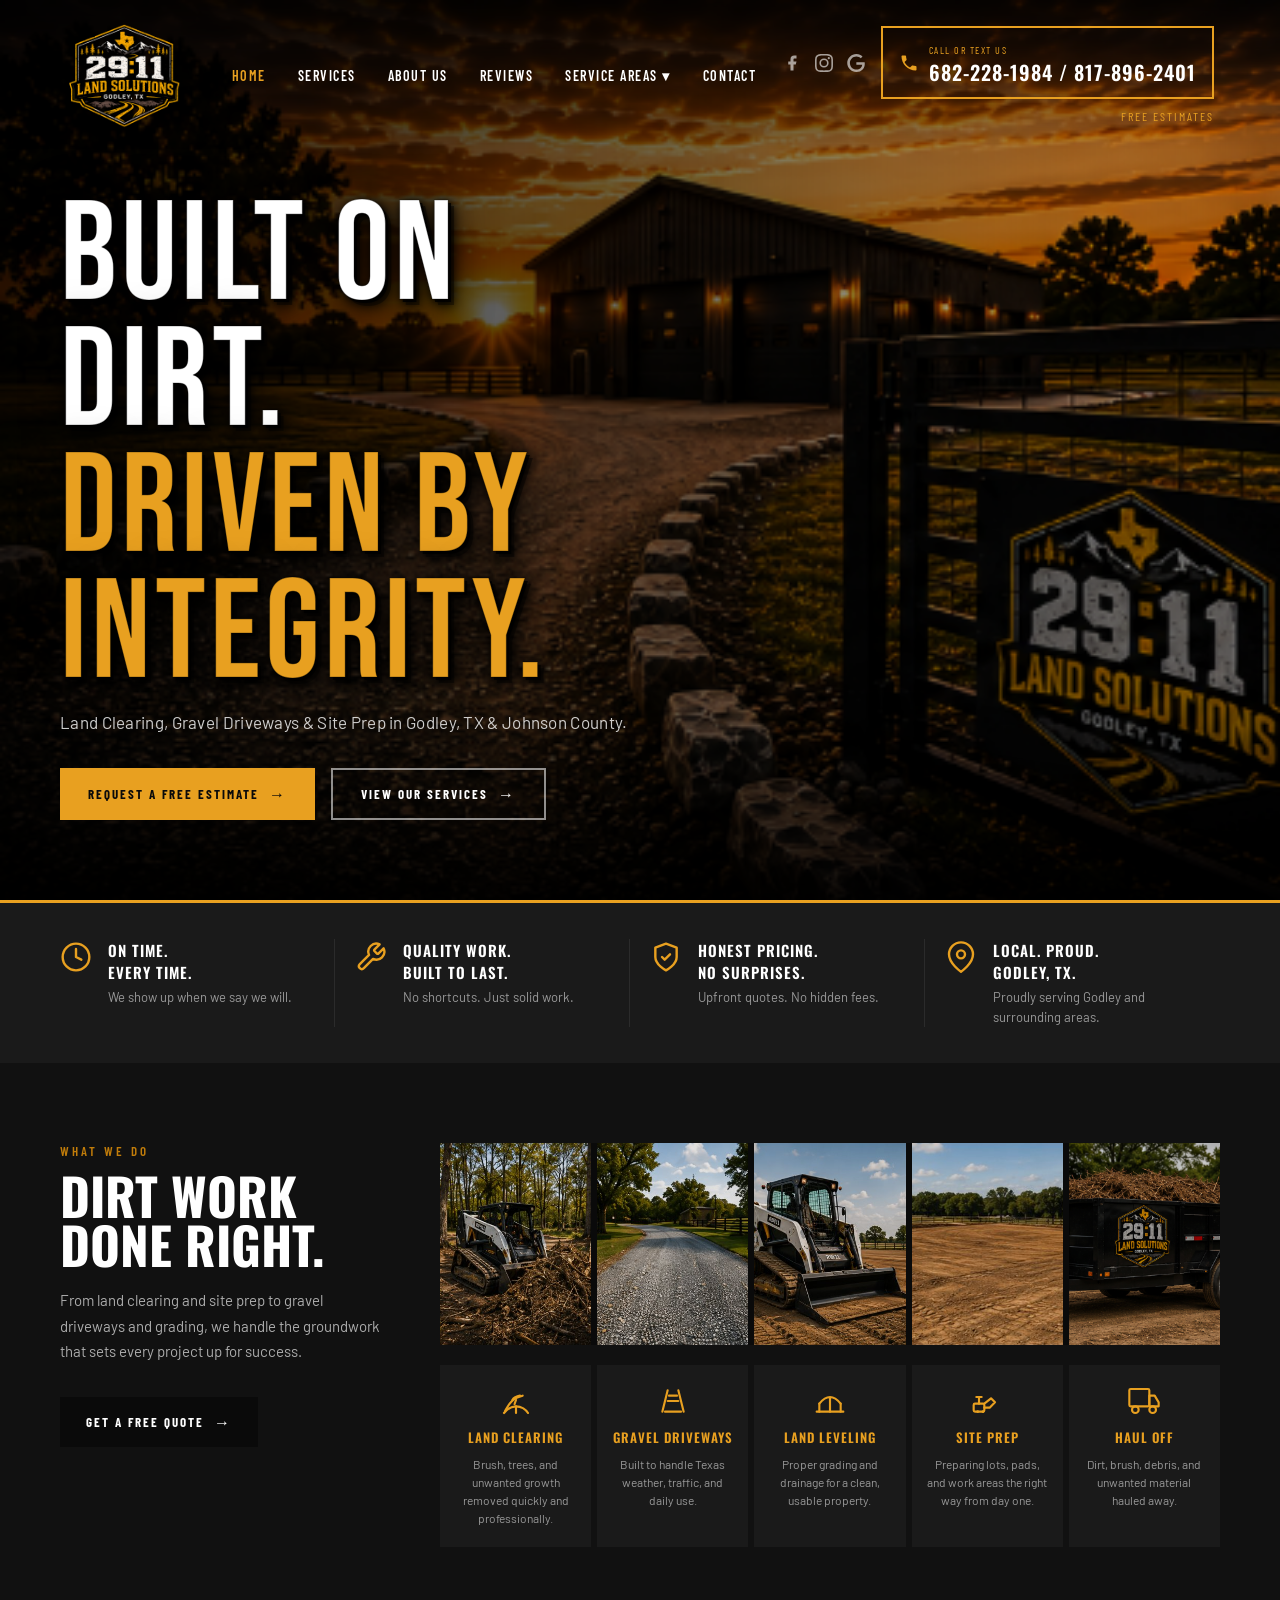
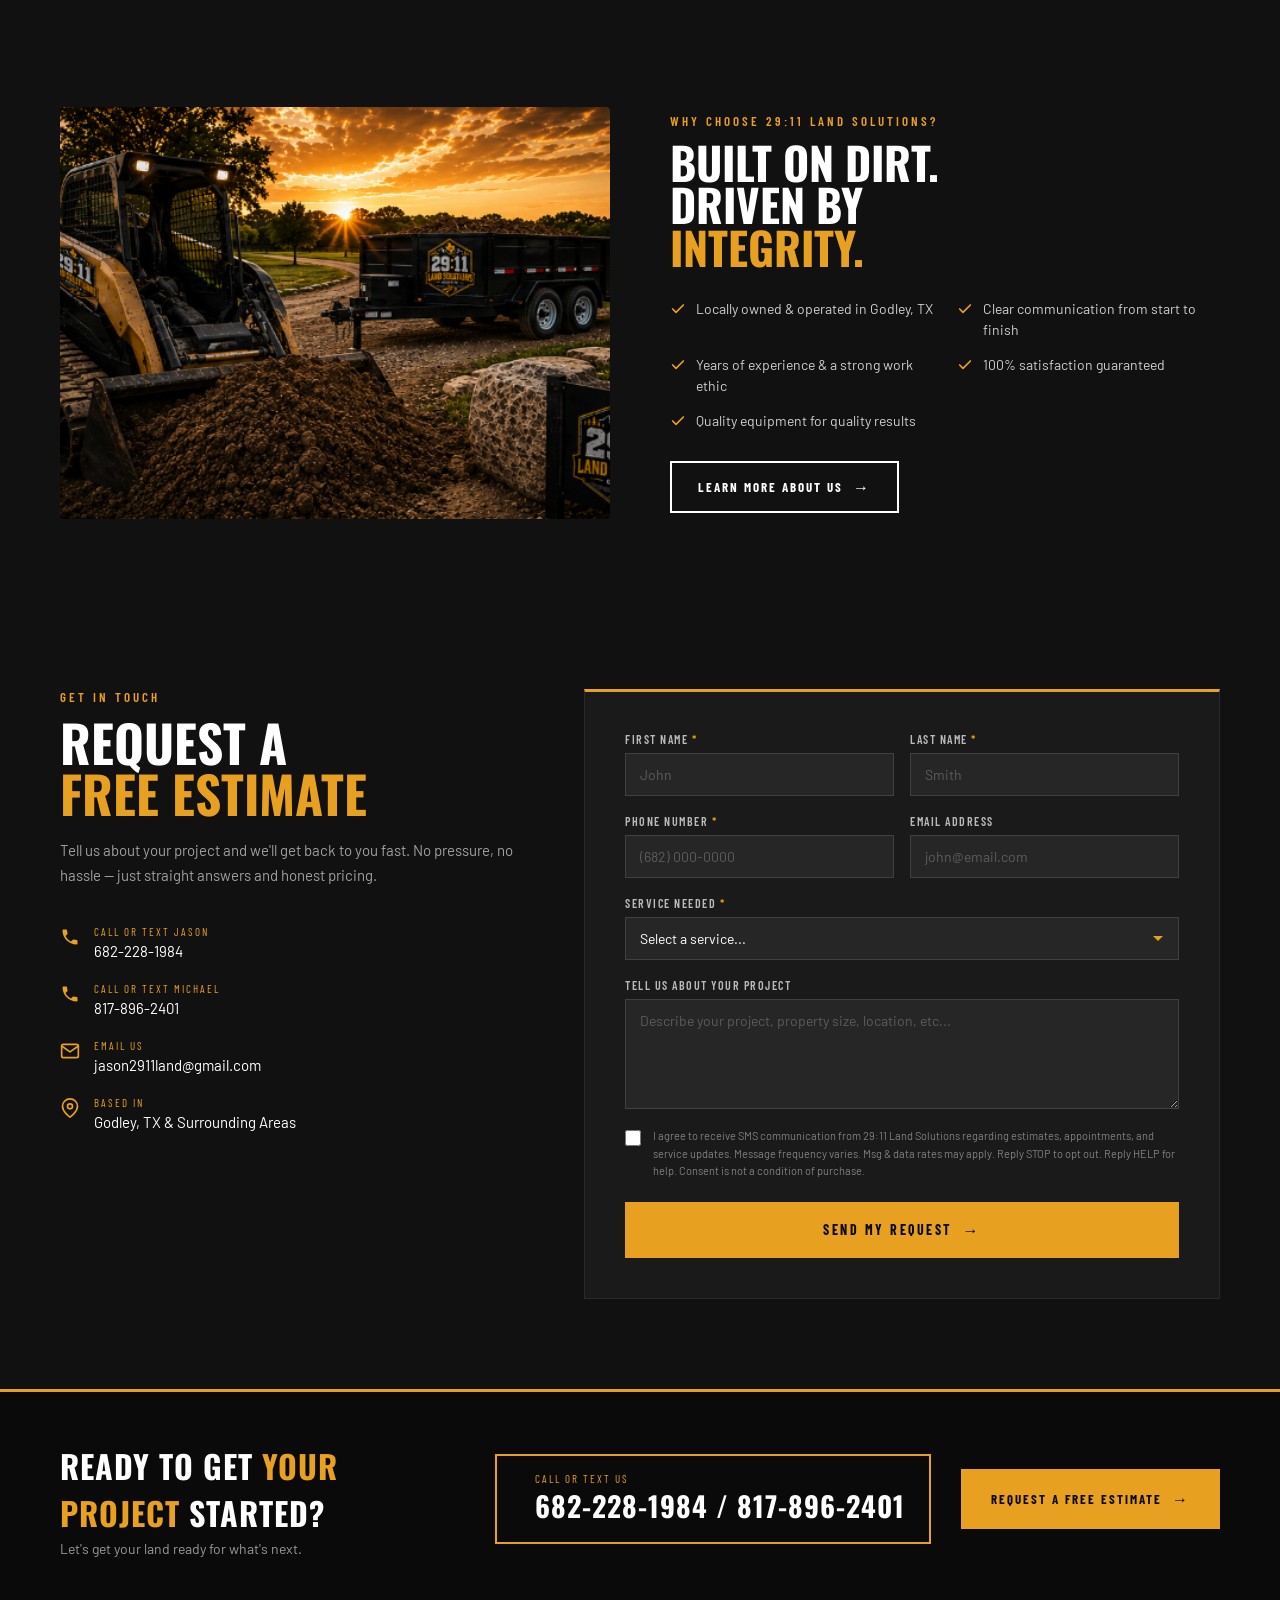
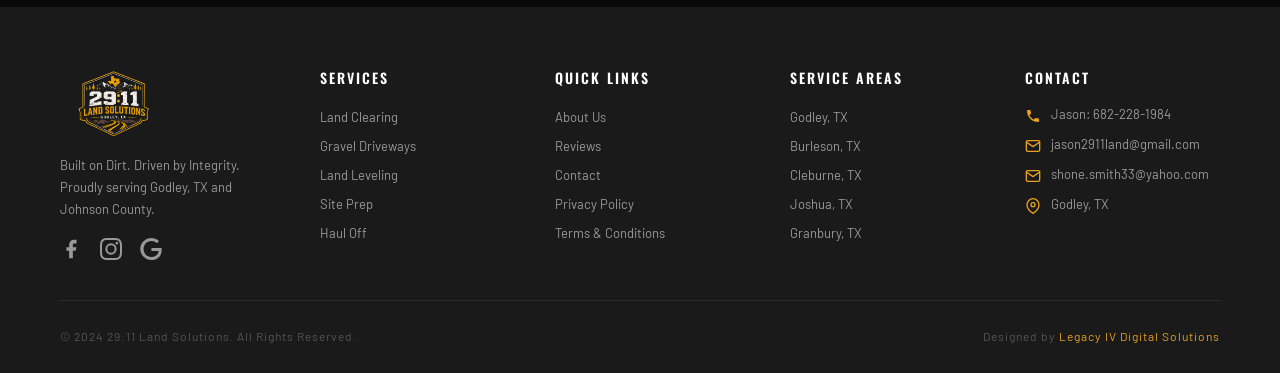
<file: index.html>
<!DOCTYPE html>
<html lang="en">
<head>
  <meta charset="UTF-8" />
  <meta name="viewport" content="width=device-width, initial-scale=1.0"/>
  <title>29:11 Land Solutions – Built on Dirt. Driven by Integrity. | Godley, TX</title>
  <meta name="description" content="Built on Dirt. Driven by Integrity. 29:11 Land Solutions delivers honest land clearing, gravel driveways, site prep and more across Godley, TX and Johnson County.">
  <link rel="preconnect" href="https://fonts.googleapis.com">
  <link rel="preconnect" href="https://fonts.gstatic.com" crossorigin>
  <link href="https://fonts.googleapis.com/css2?family=Bebas+Neue&family=Oswald:wght@400;500;600;700&family=Barlow:wght@400;500;600&family=Barlow+Condensed:wght@600;700&display=swap" rel="stylesheet">
  <link rel="stylesheet" href="styles.css">
</head>
<body>

<a href="tel:6822281984" class="mobile-phone-bar">
    <svg width="16" height="16" viewBox="0 0 24 24" fill="currentColor"><path d="M6.62 10.79c1.44 2.83 3.76 5.14 6.59 6.59l2.2-2.2c.27-.27.67-.36 1.02-.24 1.12.37 2.33.57 3.57.57.55 0 1 .45 1 1V20c0 .55-.45 1-1 1-9.39 0-17-7.61-17-17 0-.55.45-1 1-1h3.5c.55 0 1 .45 1 1 0 1.25.2 2.45.57 3.57.11.35.03.74-.25 1.02l-2.2 2.2z"/></svg>
    Jason: 682-228-1984 · Michael: 817-896-2401
  </a>

  <!-- ══ NAVBAR ══════════════════════════════════════════════════════════ -->
  <nav>
    <a href="index.html" class="nav-logo">
      <img src="shield.png" alt="29:11 Land Solutions Logo">
    </a>

    <ul class="nav-links" id="nav-links">
      <li><a href="index.html" class="active">Home</a></li>
      <li><a href="#services">Services</a></li>
      <li><a href="about.html">About Us</a></li>
      <li><a href="reviews.html">Reviews</a></li>
      <li class="has-dropdown">
        <a href="#">Service Areas ▾</a>
        <ul class="dropdown">
          <li><a href="godley.html">Godley, TX</a></li>
          <li><a href="burleson.html">Burleson, TX</a></li>
          <li><a href="cleburne.html">Cleburne, TX</a></li>
          <li><a href="joshua.html">Joshua, TX</a></li>
          <li><a href="granbury.html">Granbury, TX</a></li>
        </ul>
      </li>
      <li><a href="#contact-form">Contact</a></li>
    </ul>

    <div class="nav-right">
      <div class="nav-right-top">
        <ul class="nav-social-links">
          <li>
            <a href="https://www.facebook.com/profile.php?id=61590363667476" title="Facebook" target="_blank" rel="noopener"><!-- REPLACE # WITH FACEBOOK URL -->
              <svg viewBox="0 0 24 24" fill="currentColor"><path d="M18 2h-3a5 5 0 0 0-5 5v3H7v4h3v8h4v-8h3l1-4h-4V7a1 1 0 0 1 1-1h3z"/></svg>
            </a>
          </li>
          <li>
            <a href="https://www.instagram.com/2911_land_solutions/" title="Instagram" target="_blank" rel="noopener"><!-- REPLACE # WITH INSTAGRAM URL -->
              <svg viewBox="0 0 24 24" fill="currentColor"><path d="M12 2.163c3.204 0 3.584.012 4.85.07 3.252.148 4.771 1.691 4.919 4.919.058 1.265.069 1.645.069 4.849 0 3.205-.012 3.584-.069 4.849-.149 3.225-1.664 4.771-4.919 4.919-1.266.058-1.644.07-4.85.07-3.204 0-3.584-.012-4.849-.07-3.26-.149-4.771-1.699-4.919-4.92-.058-1.265-.07-1.644-.07-4.849 0-3.204.013-3.583.07-4.849.149-3.227 1.664-4.771 4.919-4.919 1.266-.057 1.645-.069 4.849-.069zm0-2.163c-3.259 0-3.667.014-4.947.072-4.358.2-6.78 2.618-6.98 6.98-.059 1.281-.073 1.689-.073 4.948 0 3.259.014 3.668.072 4.948.2 4.358 2.618 6.78 6.98 6.98 1.281.058 1.689.072 4.948.072 3.259 0 3.668-.014 4.948-.072 4.354-.2 6.782-2.618 6.979-6.98.059-1.28.073-1.689.073-4.948 0-3.259-.014-3.667-.072-4.947-.196-4.354-2.617-6.78-6.979-6.98-1.281-.059-1.69-.073-4.949-.073zm0 5.838a6.162 6.162 0 1 0 0 12.324 6.162 6.162 0 0 0 0-12.324zm0 10.162a4 4 0 1 1 0-8 4 4 0 0 1 0 8zm6.406-11.845a1.44 1.44 0 1 0 0 2.881 1.44 1.44 0 0 0 0-2.881z"/></svg>
            </a>
          </li>
          <li>
            <a href="#" title="Google" target="_blank" rel="noopener"><!-- REPLACE # WITH GOOGLE BUSINESS URL -->
              <svg viewBox="0 0 24 24" fill="currentColor"><path d="M12.48 10.92v3.28h7.84c-.24 1.84-.853 3.187-1.787 4.133-1.147 1.147-2.933 2.4-6.053 2.4-4.827 0-8.6-3.893-8.6-8.72s3.773-8.72 8.6-8.72c2.6 0 4.507 1.027 5.907 2.347l2.307-2.307C18.747 1.44 16.133 0 12.48 0 5.867 0 .307 5.387.307 12s5.56 12 12.173 12c3.573 0 6.267-1.173 8.373-3.36 2.16-2.16 2.84-5.213 2.84-7.667 0-.76-.053-1.467-.173-2.053H12.48z"/></svg>
            </a>
          </li>
        </ul>
        <a href="tel:6822281984" class="nav-cta">
          <svg class="nav-phone-svg" viewBox="0 0 24 24" fill="currentColor"><path d="M6.62 10.79c1.44 2.83 3.76 5.14 6.59 6.59l2.2-2.2c.27-.27.67-.36 1.02-.24 1.12.37 2.33.57 3.57.57.55 0 1 .45 1 1V20c0 .55-.45 1-1 1-9.39 0-17-7.61-17-17 0-.55.45-1 1-1h3.5c.55 0 1 .45 1 1 0 1.25.2 2.45.57 3.57.11.35.03.74-.25 1.02l-2.2 2.2z"/></svg>
          <div>
            <span class="nav-cta-label">Call or Text Us</span><br>
            <span class="nav-cta-number">682-228-1984 / 817-896-2401</span>
          </div>
        </a>
      </div>
      <span class="nav-free-est">Free Estimates</span>
    </div>

    <!-- Mobile header right: socials + hamburger -->
    <div class="mobile-nav-right">
      <ul class="nav-social-mobile">
        <li>
          <a href="https://www.facebook.com/profile.php?id=61590363667476" title="Facebook" target="_blank" rel="noopener"><!-- REPLACE # WITH FACEBOOK URL -->
            <svg viewBox="0 0 24 24" fill="currentColor"><path d="M18 2h-3a5 5 0 0 0-5 5v3H7v4h3v8h4v-8h3l1-4h-4V7a1 1 0 0 1 1-1h3z"/></svg>
          </a>
        </li>
        <li>
          <a href="https://www.instagram.com/2911_land_solutions/" title="Instagram" target="_blank" rel="noopener"><!-- REPLACE # WITH INSTAGRAM URL -->
            <svg viewBox="0 0 24 24" fill="currentColor"><path d="M12 2.163c3.204 0 3.584.012 4.85.07 3.252.148 4.771 1.691 4.919 4.919.058 1.265.069 1.645.069 4.849 0 3.205-.012 3.584-.069 4.849-.149 3.225-1.664 4.771-4.919 4.919-1.266.058-1.644.07-4.85.07-3.204 0-3.584-.012-4.849-.07-3.26-.149-4.771-1.699-4.919-4.92-.058-1.265-.07-1.644-.07-4.849 0-3.204.013-3.583.07-4.849.149-3.227 1.664-4.771 4.919-4.919 1.266-.057 1.645-.069 4.849-.069zm0-2.163c-3.259 0-3.667.014-4.947.072-4.358.2-6.78 2.618-6.98 6.98-.059 1.281-.073 1.689-.073 4.948 0 3.259.014 3.668.072 4.948.2 4.358 2.618 6.78 6.98 6.98 1.281.058 1.689.072 4.948.072 3.259 0 3.668-.014 4.948-.072 4.354-.2 6.782-2.618 6.979-6.98.059-1.28.073-1.689.073-4.948 0-3.259-.014-3.667-.072-4.947-.196-4.354-2.617-6.78-6.979-6.98-1.281-.059-1.69-.073-4.949-.073zm0 5.838a6.162 6.162 0 1 0 0 12.324 6.162 6.162 0 0 0 0-12.324zm0 10.162a4 4 0 1 1 0-8 4 4 0 0 1 0 8zm6.406-11.845a1.44 1.44 0 1 0 0 2.881 1.44 1.44 0 0 0 0-2.881z"/></svg>
          </a>
        </li>
        <li>
          <a href="#" title="Google" target="_blank" rel="noopener"><!-- REPLACE # WITH GOOGLE BUSINESS URL -->
            <svg viewBox="0 0 24 24" fill="currentColor"><path d="M12.48 10.92v3.28h7.84c-.24 1.84-.853 3.187-1.787 4.133-1.147 1.147-2.933 2.4-6.053 2.4-4.827 0-8.6-3.893-8.6-8.72s3.773-8.72 8.6-8.72c2.6 0 4.507 1.027 5.907 2.347l2.307-2.307C18.747 1.44 16.133 0 12.48 0 5.867 0 .307 5.387.307 12s5.56 12 12.173 12c3.573 0 6.267-1.173 8.373-3.36 2.16-2.16 2.84-5.213 2.84-7.667 0-.76-.053-1.467-.173-2.053H12.48z"/></svg>
          </a>
        </li>
      </ul>
      <button class="hamburger" id="hamburger" aria-label="Open menu">
        <span></span><span></span><span></span>
      </button>
    </div>
  </nav>

  <!-- ══ HERO ════════════════════════════════════════════════════════════ -->
  <section class="hero">
    <div class="hero-bg"></div>
    <div class="hero-overlay"></div>
    <div class="hero-overlay-bottom"></div>
    <div class="hero-content">
      <h1 class="hero-tagline">
        <span class="white-line">Built on Dirt.</span><br>
        <span class="gold-line">Driven by Integrity.</span>
      </h1>
      <p class="hero-sub">Land Clearing, Gravel Driveways &amp; Site Prep in Godley, TX &amp; Johnson County.</p>
      <div class="hero-buttons">
        <a href="#contact-form" class="btn-primary">Request a Free Estimate <span class="arrow">→</span></a>
        <a href="#services" class="btn-secondary">View Our Services <span class="arrow">→</span></a>
      </div>
    </div>
  </section>

  <!-- ══ TRUST BAR ════════════════════════════════════════════════════════ -->
  <div class="trust-bar">
    <div class="trust-item">
      <svg class="trust-icon" viewBox="0 0 24 24" fill="none" stroke="currentColor" stroke-width="1.8" stroke-linecap="round" stroke-linejoin="round"><circle cx="12" cy="12" r="10"/><polyline points="12 6 12 12 16 14"/></svg>
      <div>
        <div class="trust-title">On Time.<br>Every Time.</div>
        <p class="trust-desc">We show up when we say we will.</p>
      </div>
    </div>
    <div class="trust-item">
      <svg class="trust-icon" viewBox="0 0 24 24" fill="none" stroke="currentColor" stroke-width="1.8" stroke-linecap="round" stroke-linejoin="round"><path d="M14.7 6.3a1 1 0 0 0 0 1.4l1.6 1.6a1 1 0 0 0 1.4 0l3.77-3.77a6 6 0 0 1-7.94 7.94l-6.91 6.91a2.12 2.12 0 0 1-3-3l6.91-6.91a6 6 0 0 1 7.94-7.94l-3.76 3.76z"/></svg>
      <div>
        <div class="trust-title">Quality Work.<br>Built to Last.</div>
        <p class="trust-desc">No shortcuts. Just solid work.</p>
      </div>
    </div>
    <div class="trust-item">
      <svg class="trust-icon" viewBox="0 0 24 24" fill="none" stroke="currentColor" stroke-width="1.8" stroke-linecap="round" stroke-linejoin="round"><path d="M12 22s8-4 8-10V5l-8-3-8 3v7c0 6 8 10 8 10z"/><polyline points="9 12 11 14 15 10"/></svg>
      <div>
        <div class="trust-title">Honest Pricing.<br>No Surprises.</div>
        <p class="trust-desc">Upfront quotes. No hidden fees.</p>
      </div>
    </div>
    <div class="trust-item">
      <svg class="trust-icon" viewBox="0 0 24 24" fill="none" stroke="currentColor" stroke-width="1.8" stroke-linecap="round" stroke-linejoin="round"><path d="M21 10c0 7-9 13-9 13s-9-6-9-13a9 9 0 0 1 18 0z"/><circle cx="12" cy="10" r="3"/></svg>
      <div>
        <div class="trust-title">Local. Proud.<br>Godley, TX.</div>
        <p class="trust-desc">Proudly serving Godley and surrounding areas.</p>
      </div>
    </div>
  </div>

  <!-- ══ SERVICES ═════════════════════════════════════════════════════════ -->
  <section class="services-section" id="services">
    <div class="services-left">
      <p class="section-label">What We Do</p>
      <h2 class="section-heading">Dirt Work<br>Done Right.</h2>
      <p class="section-body">From land clearing and site prep to gravel driveways and grading, we handle the groundwork that sets every project up for success.</p>
      <a href="#contact-form" class="btn-dark">Get a Free Quote <span class="arrow">→</span></a>
    </div>
    <div class="services-right">
      <div class="service-photos">
        <img src="skidsteer1.png" alt="Land Clearing">
        <img src="driveway.png"   alt="Gravel Driveway">
        <img src="skidsteer2.png" alt="Land Leveling">
        <img src="land1.png"      alt="Site Prep">
        <img src="trailer.png"    alt="Haul Off">
      </div>
      <div class="service-cards">
        <div class="service-card">
          <svg class="service-card-icon" viewBox="0 0 24 24" fill="none" stroke="currentColor" stroke-width="1.6" stroke-linecap="round" stroke-linejoin="round"><path d="M17 8C8 10 5.9 16.17 3.82 19.5"/><path d="M9.22 11.3c.8-1.3 2.34-2.8 5.78-3.3"/><path d="M10.9 14.5c.2-.8.6-2.1 1.1-3.2"/><path d="M3 21c2-2.5 5-5 9-5s7.5 2.5 9 5"/><line x1="12" y1="16" x2="12" y2="21"/></svg>
          <div class="service-card-title">Land Clearing</div>
          <p class="service-card-desc">Brush, trees, and unwanted growth removed quickly and professionally.</p>
        </div>
        <div class="service-card">
          <svg class="service-card-icon" viewBox="0 0 24 24" fill="none" stroke="currentColor" stroke-width="1.6" stroke-linecap="round" stroke-linejoin="round"><path d="M4 20 L8 4"/><path d="M20 20 L16 4"/><path d="M8 12 L16 12"/><path d="M6 20 L18 20"/><path d="M9 8 L15 8"/></svg>
          <div class="service-card-title">Gravel Driveways</div>
          <p class="service-card-desc">Built to handle Texas weather, traffic, and daily use.</p>
        </div>
        <div class="service-card">
          <svg class="service-card-icon" viewBox="0 0 24 24" fill="none" stroke="currentColor" stroke-width="1.6" stroke-linecap="round" stroke-linejoin="round"><path d="M2 20 L22 20"/><path d="M4 20 L4 14"/><path d="M20 20 L20 14"/><path d="M4 14 Q12 4 20 14"/><line x1="12" y1="10" x2="12" y2="20"/></svg>
          <div class="service-card-title">Land Leveling</div>
          <p class="service-card-desc">Proper grading and drainage for a clean, usable property.</p>
        </div>
        <div class="service-card">
          <svg class="service-card-icon" viewBox="0 0 24 24" fill="none" stroke="currentColor" stroke-width="1.6" stroke-linecap="round" stroke-linejoin="round"><rect x="2" y="14" width="8" height="6" rx="1"/><path d="M10 17h4l4-4-3-3-5 4"/><path d="M6 14V9"/><path d="M4 9h4"/><circle cx="5" cy="20" r="1" fill="currentColor" stroke="none"/><circle cx="9" cy="20" r="1" fill="currentColor" stroke="none"/></svg>
          <div class="service-card-title">Site Prep</div>
          <p class="service-card-desc">Preparing lots, pads, and work areas the right way from day one.</p>
        </div>
        <div class="service-card">
          <svg class="service-card-icon" viewBox="0 0 24 24" fill="none" stroke="currentColor" stroke-width="1.6" stroke-linecap="round" stroke-linejoin="round"><rect x="1" y="3" width="15" height="13" rx="1"/><path d="M16 8h4l3 5v3h-7V8z"/><circle cx="5.5" cy="18.5" r="2.5"/><circle cx="18.5" cy="18.5" r="2.5"/></svg>
          <div class="service-card-title">Haul Off</div>
          <p class="service-card-desc">Dirt, brush, debris, and unwanted material hauled away.</p>
        </div>
      </div>
    </div>
  </section>

  <!-- ══ WHY CHOOSE ════════════════════════════════════════════════════════ -->
  <section class="why-section" id="about">
    <div class="why-image">
      <img src="2911.png" alt="29:11 Land Solutions at work">

    </div>
    <div class="why-content">
      <p class="section-label">Why Choose 29:11 Land Solutions?</p>
      <h2 class="section-heading">
        Built on Dirt.<br>Driven by<br>
        <span class="why-headline-gold">Integrity.</span>
      </h2>
      <ul class="why-checklist">
        <li><svg class="check-icon" viewBox="0 0 24 24" fill="none" stroke="currentColor" stroke-width="2.5" stroke-linecap="round" stroke-linejoin="round"><polyline points="20 6 9 17 4 12"/></svg>Locally owned &amp; operated in Godley, TX</li>
        <li><svg class="check-icon" viewBox="0 0 24 24" fill="none" stroke="currentColor" stroke-width="2.5" stroke-linecap="round" stroke-linejoin="round"><polyline points="20 6 9 17 4 12"/></svg>Clear communication from start to finish</li>
        <li><svg class="check-icon" viewBox="0 0 24 24" fill="none" stroke="currentColor" stroke-width="2.5" stroke-linecap="round" stroke-linejoin="round"><polyline points="20 6 9 17 4 12"/></svg>Years of experience &amp; a strong work ethic</li>
        <li><svg class="check-icon" viewBox="0 0 24 24" fill="none" stroke="currentColor" stroke-width="2.5" stroke-linecap="round" stroke-linejoin="round"><polyline points="20 6 9 17 4 12"/></svg>100% satisfaction guaranteed</li>
        <li><svg class="check-icon" viewBox="0 0 24 24" fill="none" stroke="currentColor" stroke-width="2.5" stroke-linecap="round" stroke-linejoin="round"><polyline points="20 6 9 17 4 12"/></svg>Quality equipment for quality results</li>
      </ul>
      <a href="about.html" class="btn-outline-white">Learn More About Us <span class="arrow">→</span></a>
    </div>
  </section>

  <!-- ══ CONTACT FORM ══════════════════════════════════════════════════════ -->
  <section class="contact-section" id="contact-form">
    <div class="contact-inner">
      <div class="contact-left">
        <p class="section-label" style="color:var(--gold);">Get In Touch</p>
        <h2 class="contact-heading">Request a<br><span class="text-gold">Free Estimate</span></h2>
        <p class="contact-desc">Tell us about your project and we'll get back to you fast. No pressure, no hassle — just straight answers and honest pricing.</p>
        <div class="contact-info-list">
          <div class="contact-info-item">
            <svg class="contact-info-icon" viewBox="0 0 24 24" fill="currentColor"><path d="M6.62 10.79c1.44 2.83 3.76 5.14 6.59 6.59l2.2-2.2c.27-.27.67-.36 1.02-.24 1.12.37 2.33.57 3.57.57.55 0 1 .45 1 1V20c0 .55-.45 1-1 1-9.39 0-17-7.61-17-17 0-.55.45-1 1-1h3.5c.55 0 1 .45 1 1 0 1.25.2 2.45.57 3.57.11.35.03.74-.25 1.02l-2.2 2.2z"/></svg>
            <div>
              <div class="contact-info-label">Call or Text Jason</div>
              <a href="tel:6822281984" class="contact-info-value">682-228-1984</a>
            </div>
          </div>
          <div class="contact-info-item">
            <svg class="contact-info-icon" viewBox="0 0 24 24" fill="currentColor"><path d="M6.62 10.79c1.44 2.83 3.76 5.14 6.59 6.59l2.2-2.2c.27-.27.67-.36 1.02-.24 1.12.37 2.33.57 3.57.57.55 0 1 .45 1 1V20c0 .55-.45 1-1 1-9.39 0-17-7.61-17-17 0-.55.45-1 1-1h3.5c.55 0 1 .45 1 1 0 1.25.2 2.45.57 3.57.11.35.03.74-.25 1.02l-2.2 2.2z"/></svg>
            <div>
              <div class="contact-info-label">Call or Text Michael</div>
              <a href="tel:8178962401" class="contact-info-value">817-896-2401</a>
            </div>
          </div>
          <div class="contact-info-item">
            <svg class="contact-info-icon" viewBox="0 0 24 24" fill="none" stroke="currentColor" stroke-width="2" stroke-linecap="round" stroke-linejoin="round"><path d="M4 4h16c1.1 0 2 .9 2 2v12c0 1.1-.9 2-2 2H4c-1.1 0-2-.9-2-2V6c0-1.1.9-2 2-2z"/><polyline points="22,6 12,13 2,6"/></svg>
            <div>
              <div class="contact-info-label">Email Us</div>
              <a href="mailto:jason2911land@gmail.com" class="contact-info-value">jason2911land@gmail.com</a>
            </div>
          </div>
          <div class="contact-info-item">
            <svg class="contact-info-icon" viewBox="0 0 24 24" fill="none" stroke="currentColor" stroke-width="2" stroke-linecap="round" stroke-linejoin="round"><path d="M21 10c0 7-9 13-9 13s-9-6-9-13a9 9 0 0 1 18 0z"/><circle cx="12" cy="10" r="3"/></svg>
            <div>
              <div class="contact-info-label">Based In</div>
              <span class="contact-info-value">Godley, TX &amp; Surrounding Areas</span>
            </div>
          </div>
        </div>
      </div>
      <div class="contact-right">
        <form class="form-card" action="https://formspree.io/f/xbdbeoqb" method="POST">
          <input type="hidden" name="_subject" value="New Estimate Request — 29:11 Land Solutions">
          <div class="form-row">
            <div class="form-group">
              <label for="fname">First Name <span class="req">*</span></label>
              <input type="text" id="fname" name="fname" placeholder="John" required>
            </div>
            <div class="form-group">
              <label for="lname">Last Name <span class="req">*</span></label>
              <input type="text" id="lname" name="lname" placeholder="Smith" required>
            </div>
          </div>
          <div class="form-row">
            <div class="form-group">
              <label for="phone">Phone Number <span class="req">*</span></label>
              <input type="tel" id="phone" name="phone" placeholder="(682) 000-0000" required>
            </div>
            <div class="form-group">
              <label for="email">Email Address</label>
              <input type="email" id="email" name="email" placeholder="john@email.com">
            </div>
          </div>
          <div class="form-group">
            <label for="service">Service Needed <span class="req">*</span></label>
            <select id="service" name="service" required>
              <option value="" disabled selected>Select a service...</option>
              <option value="land-clearing">Land Clearing</option>
              <option value="gravel-driveway">Gravel Driveway</option>
              <option value="land-leveling">Land Leveling</option>
              <option value="site-prep">Site Prep</option>
              <option value="haul-off">Haul Off</option>
              <option value="other">Other / Not Sure</option>
            </select>
          </div>
          <div class="form-group">
            <label for="message">Tell Us About Your Project</label>
            <textarea id="message" name="message" rows="4" placeholder="Describe your project, property size, location, etc..."></textarea>
          </div>
          <div class="form-sms-consent">
            <label class="sms-label">
              <input type="checkbox" id="sms-consent" name="sms-consent" value="Opted in to SMS">
              <span class="sms-text">I agree to receive SMS communication from 29:11 Land Solutions regarding estimates, appointments, and service updates. Message frequency varies. Msg &amp; data rates may apply. Reply STOP to opt out. Reply HELP for help. Consent is not a condition of purchase.</span>
            </label>
          </div>
          <button type="submit" class="btn-primary form-submit">
            Send My Request <span class="arrow">→</span>
          </button>
          <div class="form-success" id="form-success" style="display:none;">Thanks! We'll be in touch shortly.</div>
        </form>
      </div>
    </div>
  </section>

  <!-- ══ CTA BANNER ════════════════════════════════════════════════════════ -->
  <section class="cta-banner">
    <div class="cta-banner-text">
      <h2 class="cta-banner-heading">Ready to Get <em>Your Project</em> Started?</h2>
      <p class="cta-banner-sub">Let's get your land ready for what's next.</p>
    </div>
    <a href="tel:6822281984" class="cta-phone-block">
      <svg class="cta-phone-icon" viewBox="0 0 24 24" fill="currentColor"><path d="M6.62 10.79c1.44 2.83 3.76 5.14 6.59 6.59l2.2-2.2c.27-.27.67-.36 1.02-.24 1.12.37 2.33.57 3.57.57.55 0 1 .45 1 1V20c0 .55-.45 1-1 1-9.39 0-17-7.61-17-17 0-.55.45-1 1-1h3.5c.55 0 1 .45 1 1 0 1.25.2 2.45.57 3.57.11.35.03.74-.25 1.02l-2.2 2.2z"/></svg>
      <div>
        <div class="cta-phone-label">Call or Text Us</div>
        <div class="cta-phone-number">682-228-1984 / 817-896-2401</div>
      </div>
    </a>
    <a href="#contact-form" class="btn-primary cta-btn-large">
      Request a Free Estimate <span class="arrow">→</span>
    </a>
  </section>

  <!-- ══ FOOTER ════════════════════════════════════════════════════════════ -->
  <footer>
    <div class="footer-grid">
      <div class="footer-brand">
        <a href="index.html"><img src="shield.png" alt="29:11 Land Solutions" class="footer-logo"></a>
        <p class="footer-brand-desc">Built on Dirt. Driven by Integrity. Proudly serving Godley, TX and Johnson County.</p>
        <ul class="social-links">
          <li>
            <a href="https://www.facebook.com/profile.php?id=61590363667476" title="Facebook" target="_blank" rel="noopener"><!-- REPLACE # WITH FACEBOOK URL -->
              <svg viewBox="0 0 24 24" fill="currentColor"><path d="M18 2h-3a5 5 0 0 0-5 5v3H7v4h3v8h4v-8h3l1-4h-4V7a1 1 0 0 1 1-1h3z"/></svg>
            </a>
          </li>
          <li>
            <a href="https://www.instagram.com/2911_land_solutions/" title="Instagram" target="_blank" rel="noopener"><!-- REPLACE # WITH INSTAGRAM URL -->
              <svg viewBox="0 0 24 24" fill="currentColor"><path d="M12 2.163c3.204 0 3.584.012 4.85.07 3.252.148 4.771 1.691 4.919 4.919.058 1.265.069 1.645.069 4.849 0 3.205-.012 3.584-.069 4.849-.149 3.225-1.664 4.771-4.919 4.919-1.266.058-1.644.07-4.85.07-3.204 0-3.584-.012-4.849-.07-3.26-.149-4.771-1.699-4.919-4.92-.058-1.265-.07-1.644-.07-4.849 0-3.204.013-3.583.07-4.849.149-3.227 1.664-4.771 4.919-4.919 1.266-.057 1.645-.069 4.849-.069zm0-2.163c-3.259 0-3.667.014-4.947.072-4.358.2-6.78 2.618-6.98 6.98-.059 1.281-.073 1.689-.073 4.948 0 3.259.014 3.668.072 4.948.2 4.358 2.618 6.78 6.98 6.98 1.281.058 1.689.072 4.948.072 3.259 0 3.668-.014 4.948-.072 4.354-.2 6.782-2.618 6.979-6.98.059-1.28.073-1.689.073-4.948 0-3.259-.014-3.667-.072-4.947-.196-4.354-2.617-6.78-6.979-6.98-1.281-.059-1.69-.073-4.949-.073zm0 5.838a6.162 6.162 0 1 0 0 12.324 6.162 6.162 0 0 0 0-12.324zm0 10.162a4 4 0 1 1 0-8 4 4 0 0 1 0 8zm6.406-11.845a1.44 1.44 0 1 0 0 2.881 1.44 1.44 0 0 0 0-2.881z"/></svg>
            </a>
          </li>
          <li>
            <a href="#" title="Google" target="_blank" rel="noopener"><!-- REPLACE # WITH GOOGLE BUSINESS URL -->
              <svg viewBox="0 0 24 24" fill="currentColor"><path d="M12.48 10.92v3.28h7.84c-.24 1.84-.853 3.187-1.787 4.133-1.147 1.147-2.933 2.4-6.053 2.4-4.827 0-8.6-3.893-8.6-8.72s3.773-8.72 8.6-8.72c2.6 0 4.507 1.027 5.907 2.347l2.307-2.307C18.747 1.44 16.133 0 12.48 0 5.867 0 .307 5.387.307 12s5.56 12 12.173 12c3.573 0 6.267-1.173 8.373-3.36 2.16-2.16 2.84-5.213 2.84-7.667 0-.76-.053-1.467-.173-2.053H12.48z"/></svg>
            </a>
          </li>
        </ul>
      </div>
      <div>
        <div class="footer-col-title">Services</div>
        <ul class="footer-links">
          <li><a href="#services">Land Clearing</a></li>
          <li><a href="#services">Gravel Driveways</a></li>
          <li><a href="#services">Land Leveling</a></li>
          <li><a href="#services">Site Prep</a></li>
          <li><a href="#services">Haul Off</a></li>
        </ul>
      </div>
      <div>
        <div class="footer-col-title">Quick Links</div>
        <ul class="footer-links">
          <li><a href="about.html">About Us</a></li>
          <li><a href="reviews.html">Reviews</a></li>
          <li><a href="#contact-form">Contact</a></li>
          <li><a href="privacy-policy.html">Privacy Policy</a></li>
          <li><a href="terms.html">Terms &amp; Conditions</a></li>
        </ul>
      </div>
      <div>
        <div class="footer-col-title">Service Areas</div>
        <ul class="footer-links">
          <li><a href="godley.html">Godley, TX</a></li>
          <li><a href="burleson.html">Burleson, TX</a></li>
          <li><a href="cleburne.html">Cleburne, TX</a></li>
          <li><a href="joshua.html">Joshua, TX</a></li>
          <li><a href="granbury.html">Granbury, TX</a></li>
        </ul>
      </div>
      <div>
        <div class="footer-col-title">Contact</div>
        <div class="footer-contact-item">
          <svg class="icon-svg" viewBox="0 0 24 24" fill="currentColor"><path d="M6.62 10.79c1.44 2.83 3.76 5.14 6.59 6.59l2.2-2.2c.27-.27.67-.36 1.02-.24 1.12.37 2.33.57 3.57.57.55 0 1 .45 1 1V20c0 .55-.45 1-1 1-9.39 0-17-7.61-17-17 0-.55.45-1 1-1h3.5c.55 0 1 .45 1 1 0 1.25.2 2.45.57 3.57.11.35.03.74-.25 1.02l-2.2 2.2z"/></svg>
          <span>Jason: 682-228-1984</span>
        </div>
        <div class="footer-contact-item">
          <svg class="icon-svg" viewBox="0 0 24 24" fill="none" stroke="currentColor" stroke-width="2" stroke-linecap="round" stroke-linejoin="round"><path d="M4 4h16c1.1 0 2 .9 2 2v12c0 1.1-.9 2-2 2H4c-1.1 0-2-.9-2-2V6c0-1.1.9-2 2-2z"/><polyline points="22,6 12,13 2,6"/></svg>
          <span>jason2911land@gmail.com</span></div><div class="footer-contact-item"><svg class="icon-svg" viewBox="0 0 24 24" fill="none" stroke="currentColor" stroke-width="2" stroke-linecap="round" stroke-linejoin="round"><path d="M4 4h16c1.1 0 2 .9 2 2v12c0 1.1-.9 2-2 2H4c-1.1 0-2-.9-2-2V6c0-1.1.9-2 2-2z"/><polyline points="22,6 12,13 2,6"/></svg><span>shone.smith33@yahoo.com</span>
        </div>
        <div class="footer-contact-item">
          <svg class="icon-svg" viewBox="0 0 24 24" fill="none" stroke="currentColor" stroke-width="2" stroke-linecap="round" stroke-linejoin="round"><path d="M21 10c0 7-9 13-9 13s-9-6-9-13a9 9 0 0 1 18 0z"/><circle cx="12" cy="10" r="3"/></svg>
          <span>Godley, TX</span>
        </div>
      </div>
    </div>
    <div class="footer-bottom">
      <div class="footer-bottom-left">© 2024 29:11 Land Solutions. All Rights Reserved.</div>
      <div class="footer-bottom-right">Designed by <a href="https://legacyivdigital.com" target="_blank" rel="noopener">Legacy IV Digital Solutions</a></div>
    </div>
  </footer>

  <!-- ══ STICKY CTA ════════════════════════════════════════════════════════ -->
  <a href="#contact-form" class="sticky-cta" id="sticky-cta">
    Request a Free Estimate <span class="arrow">→</span>
  </a>

  <script>
    // Sticky CTA
    const stickyCta = document.getElementById('sticky-cta');
    window.addEventListener('scroll', () => {
      stickyCta.classList.toggle('visible', window.scrollY > window.innerHeight * 0.8);
    });
    const observer = new IntersectionObserver((entries) => {
      entries.forEach(e => { if (e.isIntersecting) stickyCta.classList.remove('visible'); });
    }, { threshold: 0.2 });
    observer.observe(document.getElementById('contact-form'));

    // Hamburger
    const hamburger = document.getElementById('hamburger');
    const navLinks  = document.getElementById('nav-links');
    hamburger.addEventListener('click', () => {
      hamburger.classList.toggle('open');
      navLinks.classList.toggle('mobile-open');
    });
    // Close mobile menu when any nav link is tapped
    navLinks.querySelectorAll('a').forEach(link => {
      link.addEventListener('click', () => {
        hamburger.classList.remove('open');
        navLinks.classList.remove('mobile-open');
      });
    });

    // Form success message (Formspree redirects back with ?success)
    if (window.location.search.includes('success')) {
      const el = document.getElementById('form-success');
      if (el) el.style.display = 'block';
    }
  </script>

</body>
</html>
</file>
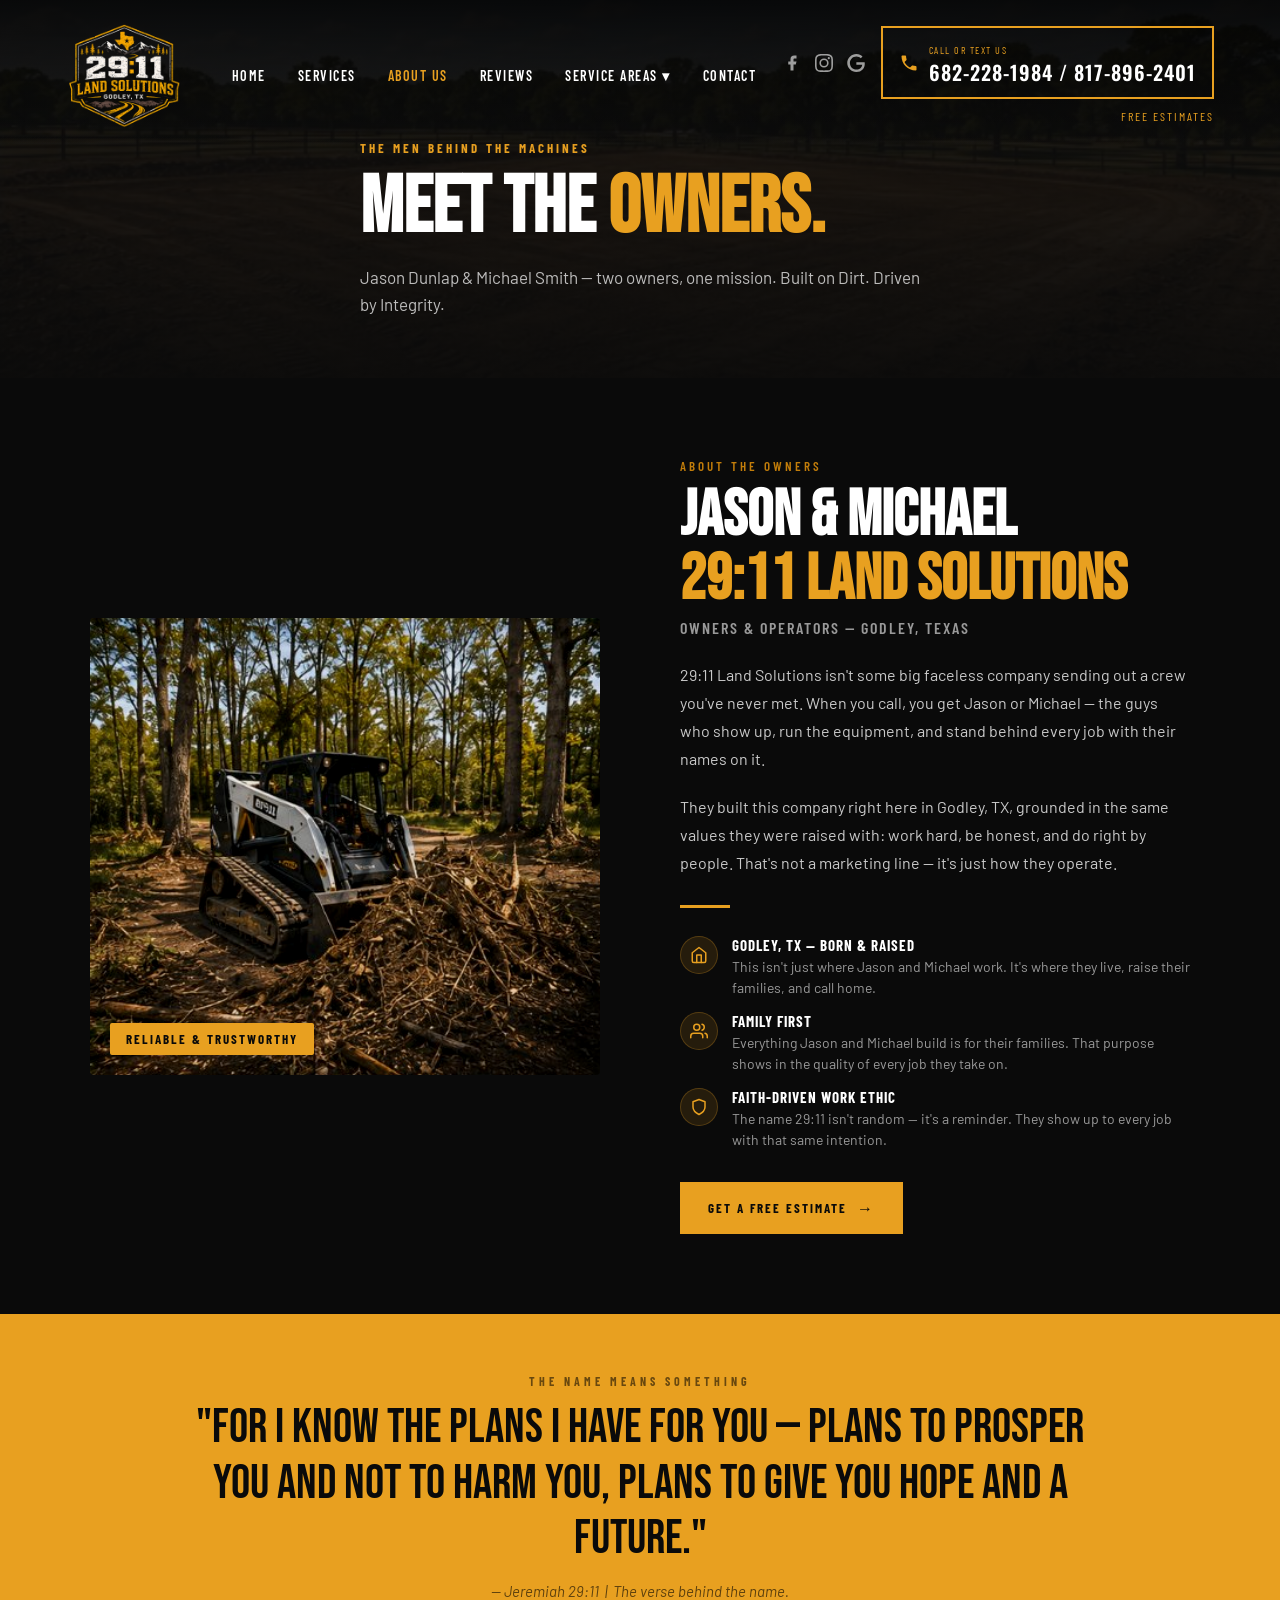
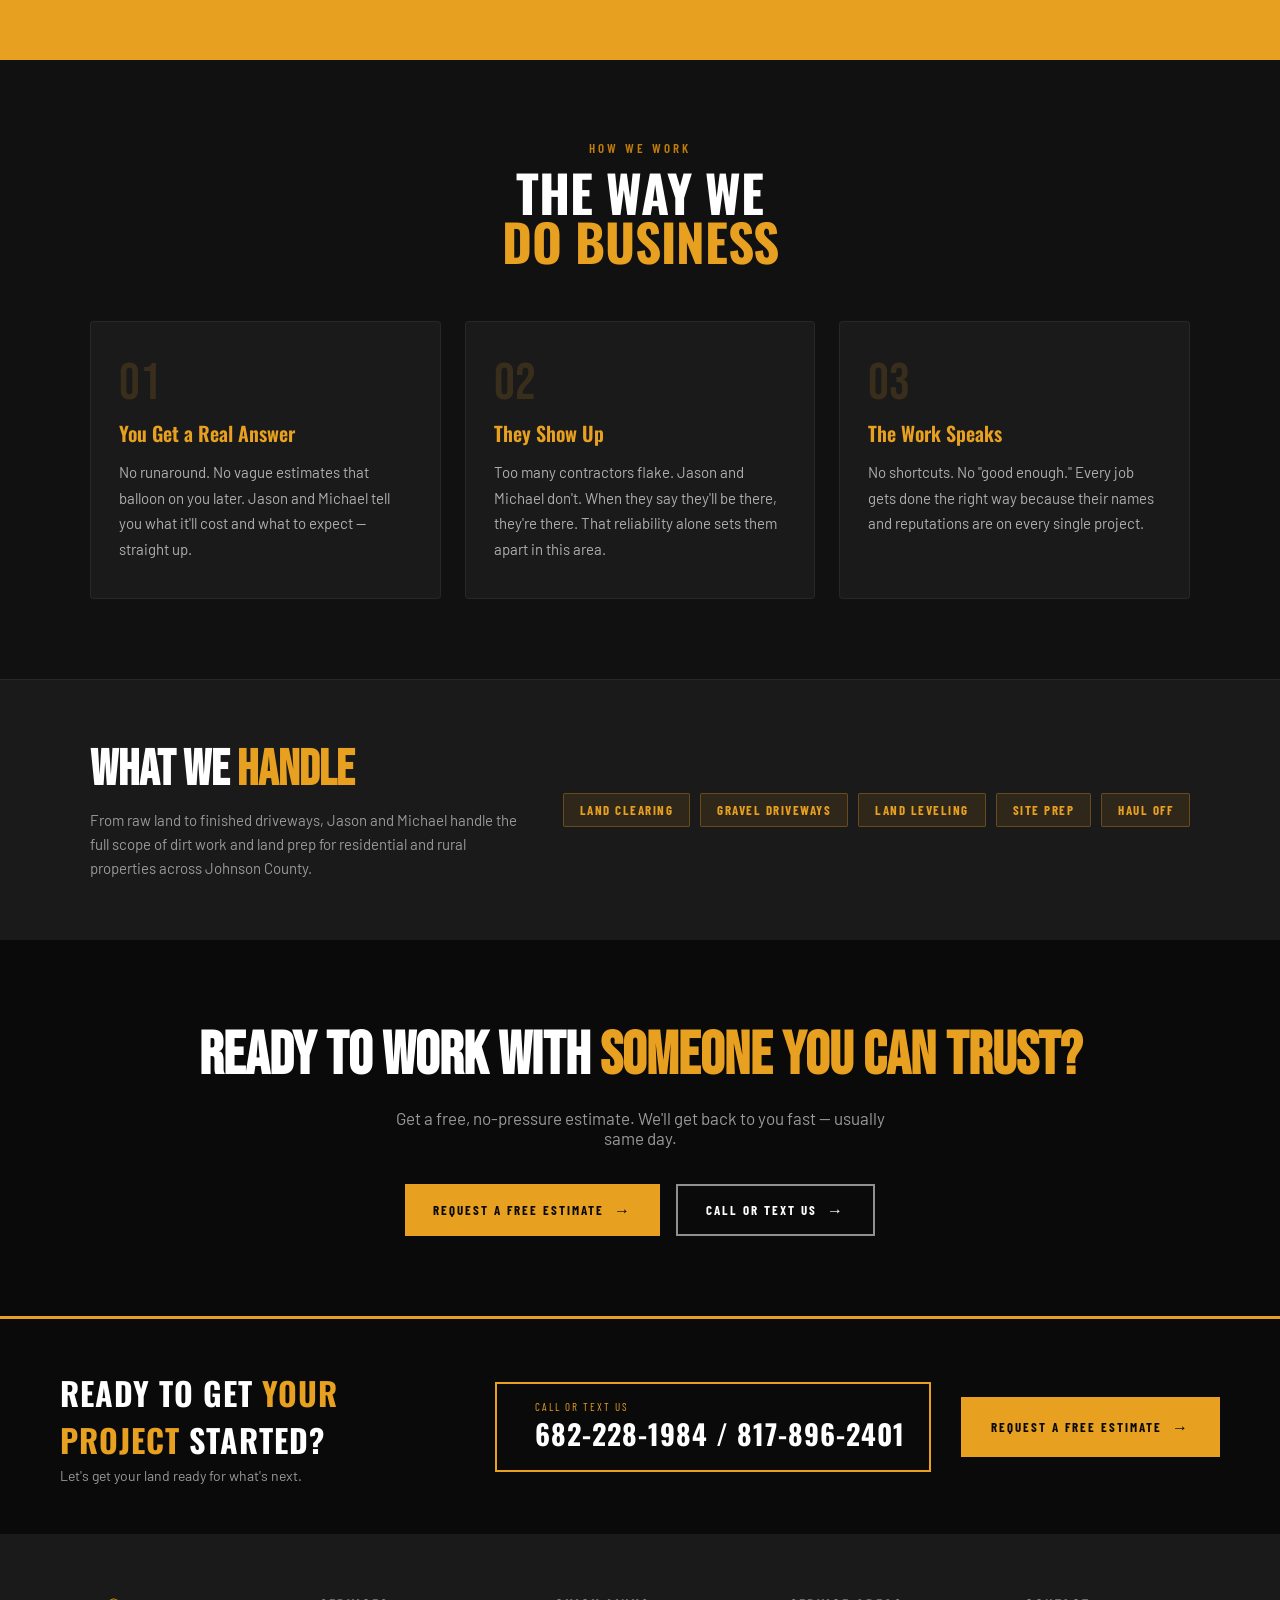
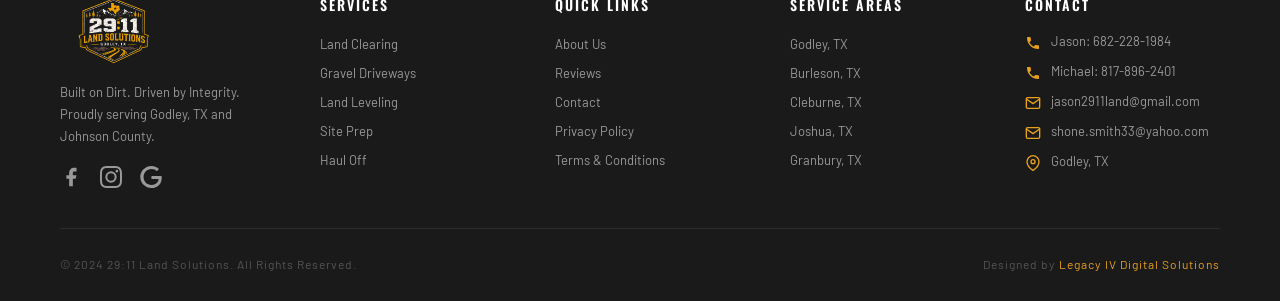
<file: about.html>
<!DOCTYPE html>
<html lang="en">
<head>
  <meta charset="UTF-8" />
  <meta name="viewport" content="width=device-width, initial-scale=1.0"/>
  <title>About 29:11 Land Solutions | Jason & Michael | Godley, TX</title>
  <meta name="description" content="Meet Jason — the man behind 29:11 Land Solutions. Built on Dirt. Driven by Integrity. A Godley, TX local who shows up, works hard, and stands behind every job.">
  <link rel="preconnect" href="https://fonts.googleapis.com">
  <link rel="preconnect" href="https://fonts.gstatic.com" crossorigin>
  <link href="https://fonts.googleapis.com/css2?family=Bebas+Neue&family=Oswald:wght@400;500;600;700&family=Barlow:wght@400;500;600&family=Barlow+Condensed:wght@600;700&display=swap" rel="stylesheet">
  <link rel="stylesheet" href="styles.css">
  <style>
    /* ── PAGE HERO ── */
    .page-hero {
      position: relative;
      min-height: 340px;
      display: flex;
      align-items: flex-end;
      padding-bottom: 60px;
      background: var(--dark);
      overflow: hidden;
    }
    .page-hero-bg {
      position: absolute; inset: 0;
      background-image: url('land1.png');
      background-size: cover;
      background-position: center 40%;
      opacity: 0.25;
    }
    .page-hero-overlay {
      position: absolute; inset: 0;
      background: linear-gradient(to bottom, rgba(10,10,10,0.5) 0%, rgba(10,10,10,0.92) 100%);
    }
    .page-hero-content {
      position: relative;
      max-width: 900px;
      margin: 0 auto;
      padding: 0 40px;
      padding-top: 140px;
    }
    .page-hero-label {
      font-family: 'Barlow Condensed', sans-serif;
      font-size: 13px;
      font-weight: 700;
      letter-spacing: 3px;
      text-transform: uppercase;
      color: var(--gold);
      margin-bottom: 12px;
    }
    .page-hero-title {
      font-family: 'Bebas Neue', sans-serif;
      font-size: clamp(48px, 7vw, 80px);
      line-height: 1;
      color: var(--white);
      margin: 0 0 16px;
    }
    .page-hero-title span { color: var(--gold); }
    .page-hero-sub {
      font-family: 'Barlow', sans-serif;
      font-size: 17px;
      color: rgba(255,255,255,0.72);
      max-width: 560px;
      line-height: 1.6;
    }

    /* ── ABOUT INTRO ── */
    .about-intro {
      background: var(--black);
      padding: 80px 40px;
    }
    .about-intro-inner {
      max-width: 1100px;
      margin: 0 auto;
      display: grid;
      grid-template-columns: 1fr 1fr;
      gap: 80px;
      align-items: center;
    }
    .about-photo-col {
      position: relative;
    }
    .about-photo-frame {
      position: relative;
      border-radius: 4px;
      overflow: hidden;
      background: var(--black);
    }
    .about-photo-frame img {
      width: 100%;
      display: block;
      border-radius: 0;
      filter: brightness(0.92) contrast(1.05);
    }
    .about-photo-accent {
      position: absolute;
      bottom: -20px;
      right: -20px;
      width: 120px;
      height: 120px;
      border: 3px solid var(--gold);
      border-radius: 4px;
      z-index: -1;
    }
    .about-photo-tag {
      position: absolute;
      bottom: 20px;
      left: 20px;
      background: var(--gold);
      color: var(--black);
      font-family: 'Barlow Condensed', sans-serif;
      font-size: 13px;
      font-weight: 700;
      letter-spacing: 2px;
      text-transform: uppercase;
      padding: 8px 16px;
      border-radius: 2px;
    }
    .about-text-col {}
    .about-text-col .section-label { margin-bottom: 10px; }
    .about-name-heading {
      font-family: 'Bebas Neue', sans-serif;
      font-size: clamp(42px, 5vw, 64px);
      line-height: 1;
      color: var(--white);
      margin: 0 0 6px;
    }
    .about-name-heading span { color: var(--gold); }
    .about-role {
      font-family: 'Barlow Condensed', sans-serif;
      font-size: 16px;
      font-weight: 600;
      letter-spacing: 2px;
      text-transform: uppercase;
      color: var(--text-muted);
      margin-bottom: 24px;
    }
    .about-body {
      font-family: 'Barlow', sans-serif;
      font-size: 16px;
      line-height: 1.75;
      color: rgba(255,255,255,0.78);
      margin-bottom: 20px;
    }
    .about-divider {
      width: 50px;
      height: 3px;
      background: var(--gold);
      margin: 28px 0;
    }
    .about-traits {
      display: flex;
      flex-direction: column;
      gap: 14px;
      margin-bottom: 32px;
    }
    .about-trait {
      display: flex;
      align-items: flex-start;
      gap: 14px;
    }
    .about-trait-icon {
      width: 38px;
      height: 38px;
      background: rgba(232,160,32,0.12);
      border: 1px solid rgba(232,160,32,0.25);
      border-radius: 50%;
      display: flex;
      align-items: center;
      justify-content: center;
      flex-shrink: 0;
    }
    .about-trait-icon svg {
      width: 18px;
      height: 18px;
      color: var(--gold);
    }
    .about-trait-text strong {
      display: block;
      font-family: 'Barlow Condensed', sans-serif;
      font-size: 15px;
      font-weight: 700;
      letter-spacing: 1px;
      text-transform: uppercase;
      color: var(--white);
      margin-bottom: 2px;
    }
    .about-trait-text p {
      font-size: 14px;
      color: var(--text-muted);
      margin: 0;
      line-height: 1.5;
    }

    /* ── MISSION STRIP ── */
    .mission-strip {
      background: var(--gold);
      padding: 60px 40px;
    }
    .mission-strip-inner {
      max-width: 900px;
      margin: 0 auto;
      text-align: center;
    }
    .mission-strip-label {
      font-family: 'Barlow Condensed', sans-serif;
      font-size: 12px;
      font-weight: 700;
      letter-spacing: 4px;
      text-transform: uppercase;
      color: rgba(0,0,0,0.55);
      margin-bottom: 12px;
    }
    .mission-strip-quote {
      font-family: 'Bebas Neue', sans-serif;
      font-size: clamp(28px, 4vw, 48px);
      color: var(--black);
      line-height: 1.15;
      margin-bottom: 16px;
    }
    .mission-strip-verse {
      font-family: 'Barlow', sans-serif;
      font-size: 15px;
      color: rgba(0,0,0,0.6);
      font-style: italic;
    }

    /* ── VALUES SECTION ── */
    .values-section {
      background: var(--dark);
      padding: 80px 40px;
    }
    .values-inner {
      max-width: 1100px;
      margin: 0 auto;
    }
    .values-header {
      text-align: center;
      margin-bottom: 56px;
    }
    .values-header .section-heading { color: var(--white); }
    .values-grid {
      display: grid;
      grid-template-columns: repeat(3, 1fr);
      gap: 24px;
    }
    .value-card {
      background: var(--dark2);
      border: 1px solid rgba(255,255,255,0.06);
      border-radius: 4px;
      padding: 36px 28px;
      transition: border-color 0.2s, transform 0.2s;
    }
    .value-card:hover {
      border-color: rgba(232,160,32,0.35);
      transform: translateY(-3px);
    }
    .value-number {
      font-family: 'Bebas Neue', sans-serif;
      font-size: 52px;
      color: rgba(232,160,32,0.15);
      line-height: 1;
      margin-bottom: 8px;
    }
    .value-title {
      font-family: 'Oswald', sans-serif;
      font-size: 20px;
      font-weight: 600;
      color: var(--gold);
      margin-bottom: 12px;
    }
    .value-desc {
      font-family: 'Barlow', sans-serif;
      font-size: 15px;
      line-height: 1.7;
      color: rgba(255,255,255,0.65);
    }

    /* ── WHAT WE DO STRIP ── */
    .services-strip {
      background: var(--dark2);
      padding: 60px 40px;
      border-top: 1px solid rgba(255,255,255,0.06);
    }
    .services-strip-inner {
      max-width: 1100px;
      margin: 0 auto;
      display: flex;
      align-items: center;
      justify-content: space-between;
      gap: 40px;
    }
    .services-strip-text h2 {
      font-family: 'Bebas Neue', sans-serif;
      font-size: clamp(32px, 4vw, 50px);
      color: var(--white);
      margin: 0 0 8px;
    }
    .services-strip-text h2 span { color: var(--gold); }
    .services-strip-text p {
      font-size: 15px;
      color: var(--text-muted);
      max-width: 480px;
      line-height: 1.6;
    }
    .services-strip-pills {
      display: flex;
      flex-wrap: wrap;
      gap: 10px;
      flex-shrink: 0;
    }
    .service-pill {
      background: rgba(232,160,32,0.1);
      border: 1px solid rgba(232,160,32,0.3);
      color: var(--gold);
      font-family: 'Barlow Condensed', sans-serif;
      font-size: 13px;
      font-weight: 700;
      letter-spacing: 1.5px;
      text-transform: uppercase;
      padding: 8px 16px;
      border-radius: 2px;
    }

    /* ── CTA SECTION ── */
    .about-cta {
      background: var(--black);
      padding: 80px 40px;
      text-align: center;
    }
    .about-cta h2 {
      font-family: 'Bebas Neue', sans-serif;
      font-size: clamp(36px, 5vw, 60px);
      color: var(--white);
      margin-bottom: 16px;
    }
    .about-cta h2 span { color: var(--gold); }
    .about-cta p {
      font-size: 17px;
      color: var(--text-muted);
      margin-bottom: 36px;
      max-width: 520px;
      margin-left: auto;
      margin-right: auto;
    }
    .about-cta-btns {
      display: flex;
      gap: 16px;
      justify-content: center;
      flex-wrap: wrap;
    }

    /* ── MOBILE ── */
    @media (max-width: 768px) {
      .about-intro { padding: 60px 20px; }
      .about-intro-inner { grid-template-columns: 1fr; gap: 40px; }
      .about-photo-accent { display: none; }
      .values-grid { grid-template-columns: 1fr; }
      .services-strip-inner { flex-direction: column; align-items: flex-start; }
      .page-hero-content { padding: 0 20px; padding-top: 130px; }
      .mission-strip { padding: 50px 20px; }
      .values-section { padding: 60px 20px; }
      .about-cta { padding: 60px 20px; }
      .services-strip { padding: 50px 20px; }
    }
  </style>
</head>
<body>

<a href="tel:6822281984" class="mobile-phone-bar">
  <svg width="16" height="16" viewBox="0 0 24 24" fill="currentColor"><path d="M6.62 10.79c1.44 2.83 3.76 5.14 6.59 6.59l2.2-2.2c.27-.27.67-.36 1.02-.24 1.12.37 2.33.57 3.57.57.55 0 1 .45 1 1V20c0 .55-.45 1-1 1-9.39 0-17-7.61-17-17 0-.55.45-1 1-1h3.5c.55 0 1 .45 1 1 0 1.25.2 2.45.57 3.57.11.35.03.74-.25 1.02l-2.2 2.2z"/></svg>
  Jason: 682-228-1984 · Michael: 817-896-2401
</a>

<nav>
  <a href="index.html" class="nav-logo"><img src="shield.png" alt="29:11 Land Solutions Logo"></a>
  <ul class="nav-links" id="nav-links">
    <li><a href="index.html">Home</a></li>
    <li><a href="index.html#services">Services</a></li>
    <li><a href="about.html" class="active">About Us</a></li>
    <li><a href="reviews.html">Reviews</a></li>
    <li class="has-dropdown">
      <a href="#">Service Areas ▾</a>
      <ul class="dropdown">
        <li><a href="godley.html">Godley, TX</a></li>
        <li><a href="burleson.html">Burleson, TX</a></li>
        <li><a href="cleburne.html">Cleburne, TX</a></li>
        <li><a href="joshua.html">Joshua, TX</a></li>
        <li><a href="granbury.html">Granbury, TX</a></li>
      </ul>
    </li>
    <li><a href="index.html#contact-form">Contact</a></li>
  </ul>
  <div class="nav-right">
    <div class="nav-right-top">
      <ul class="nav-social-links">
        <li><a href="https://www.facebook.com/profile.php?id=61590363667476" title="Facebook" target="_blank" rel="noopener"><svg viewBox="0 0 24 24" fill="currentColor"><path d="M18 2h-3a5 5 0 0 0-5 5v3H7v4h3v8h4v-8h3l1-4h-4V7a1 1 0 0 1 1-1h3z"/></svg></a></li>
        <li><a href="https://www.instagram.com/2911_land_solutions/" title="Instagram" target="_blank" rel="noopener"><svg viewBox="0 0 24 24" fill="currentColor"><path d="M12 2.163c3.204 0 3.584.012 4.85.07 3.252.148 4.771 1.691 4.919 4.919.058 1.265.069 1.645.069 4.849 0 3.205-.012 3.584-.069 4.849-.149 3.225-1.664 4.771-4.919 4.919-1.266.058-1.644.07-4.85.07-3.204 0-3.584-.012-4.849-.07-3.26-.149-4.771-1.699-4.919-4.92-.058-1.265-.07-1.644-.07-4.849 0-3.204.013-3.583.07-4.849.149-3.227 1.664-4.771 4.919-4.919 1.266-.057 1.645-.069 4.849-.069zm0-2.163c-3.259 0-3.667.014-4.947.072-4.358.2-6.78 2.618-6.98 6.98-.059 1.281-.073 1.689-.073 4.948 0 3.259.014 3.668.072 4.948.2 4.358 2.618 6.78 6.98 6.98 1.281.058 1.689.072 4.948.072 3.259 0 3.668-.014 4.948-.072 4.354-.2 6.782-2.618 6.979-6.98.059-1.28.073-1.689.073-4.948 0-3.259-.014-3.667-.072-4.947-.196-4.354-2.617-6.78-6.979-6.98-1.281-.059-1.69-.073-4.949-.073zm0 5.838a6.162 6.162 0 1 0 0 12.324 6.162 6.162 0 0 0 0-12.324zm0 10.162a4 4 0 1 1 0-8 4 4 0 0 1 0 8zm6.406-11.845a1.44 1.44 0 1 0 0 2.881 1.44 1.44 0 0 0 0-2.881z"/></svg></a></li>
        <li><a href="#" title="Google" target="_blank" rel="noopener"><svg viewBox="0 0 24 24" fill="currentColor"><path d="M12.48 10.92v3.28h7.84c-.24 1.84-.853 3.187-1.787 4.133-1.147 1.147-2.933 2.4-6.053 2.4-4.827 0-8.6-3.893-8.6-8.72s3.773-8.72 8.6-8.72c2.6 0 4.507 1.027 5.907 2.347l2.307-2.307C18.747 1.44 16.133 0 12.48 0 5.867 0 .307 5.387.307 12s5.56 12 12.173 12c3.573 0 6.267-1.173 8.373-3.36 2.16-2.16 2.84-5.213 2.84-7.667 0-.76-.053-1.467-.173-2.053H12.48z"/></svg></a></li>
      </ul>
      <a href="tel:6822281984" class="nav-cta">
        <svg class="nav-phone-svg" viewBox="0 0 24 24" fill="currentColor"><path d="M6.62 10.79c1.44 2.83 3.76 5.14 6.59 6.59l2.2-2.2c.27-.27.67-.36 1.02-.24 1.12.37 2.33.57 3.57.57.55 0 1 .45 1 1V20c0 .55-.45 1-1 1-9.39 0-17-7.61-17-17 0-.55.45-1 1-1h3.5c.55 0 1 .45 1 1 0 1.25.2 2.45.57 3.57.11.35.03.74-.25 1.02l-2.2 2.2z"/></svg>
        <div><span class="nav-cta-label">Call or Text Us</span><br><span class="nav-cta-number">682-228-1984 / 817-896-2401</span></div>
      </a>
    </div>
    <span class="nav-free-est">Free Estimates</span>
  </div>
  <div class="mobile-nav-right">
    <ul class="nav-social-mobile">
      <li><a href="https://www.facebook.com/profile.php?id=61590363667476" title="Facebook" target="_blank" rel="noopener"><svg viewBox="0 0 24 24" fill="currentColor"><path d="M18 2h-3a5 5 0 0 0-5 5v3H7v4h3v8h4v-8h3l1-4h-4V7a1 1 0 0 1 1-1h3z"/></svg></a></li>
      <li><a href="https://www.instagram.com/2911_land_solutions/" title="Instagram" target="_blank" rel="noopener"><svg viewBox="0 0 24 24" fill="currentColor"><path d="M12 2.163c3.204 0 3.584.012 4.85.07 3.252.148 4.771 1.691 4.919 4.919.058 1.265.069 1.645.069 4.849 0 3.205-.012 3.584-.069 4.849-.149 3.225-1.664 4.771-4.919 4.919-1.266.058-1.644.07-4.85.07-3.204 0-3.584-.012-4.849-.07-3.26-.149-4.771-1.699-4.919-4.92-.058-1.265-.07-1.644-.07-4.849 0-3.204.013-3.583.07-4.849.149-3.227 1.664-4.771 4.919-4.919 1.266-.057 1.645-.069 4.849-.069zm0-2.163c-3.259 0-3.667.014-4.947.072-4.358.2-6.78 2.618-6.98 6.98-.059 1.281-.073 1.689-.073 4.948 0 3.259.014 3.668.072 4.948.2 4.358 2.618 6.78 6.98 6.98 1.281.058 1.689.072 4.948.072 3.259 0 3.668-.014 4.948-.072 4.354-.2 6.782-2.618 6.979-6.98.059-1.28.073-1.689.073-4.948 0-3.259-.014-3.667-.072-4.947-.196-4.354-2.617-6.78-6.979-6.98-1.281-.059-1.69-.073-4.949-.073zm0 5.838a6.162 6.162 0 1 0 0 12.324 6.162 6.162 0 0 0 0-12.324zm0 10.162a4 4 0 1 1 0-8 4 4 0 0 1 0 8zm6.406-11.845a1.44 1.44 0 1 0 0 2.881 1.44 1.44 0 0 0 0-2.881z"/></svg></a></li>
      <li><a href="#" title="Google" target="_blank" rel="noopener"><svg viewBox="0 0 24 24" fill="currentColor"><path d="M12.48 10.92v3.28h7.84c-.24 1.84-.853 3.187-1.787 4.133-1.147 1.147-2.933 2.4-6.053 2.4-4.827 0-8.6-3.893-8.6-8.72s3.773-8.72 8.6-8.72c2.6 0 4.507 1.027 5.907 2.347l2.307-2.307C18.747 1.44 16.133 0 12.48 0 5.867 0 .307 5.387.307 12s5.56 12 12.173 12c3.573 0 6.267-1.173 8.373-3.36 2.16-2.16 2.84-5.213 2.84-7.667 0-.76-.053-1.467-.173-2.053H12.48z"/></svg></a></li>
    </ul>
    <button class="hamburger" id="hamburger" aria-label="Open menu"><span></span><span></span><span></span></button>
  </div>
</nav>

<!-- PAGE HERO -->
<section class="page-hero">
  <div class="page-hero-bg"></div>
  <div class="page-hero-overlay"></div>
  <div class="page-hero-content">
    <p class="page-hero-label">The Men Behind The Machines</p>
    <h1 class="page-hero-title">Meet the <span>Owners.</span></h1>
    <p class="page-hero-sub">Jason Dunlap & Michael Smith — two owners, one mission. Built on Dirt. Driven by Integrity.</p>
  </div>
</section>

<!-- ABOUT INTRO -->
<section class="about-intro">
  <div class="about-intro-inner">
    <div class="about-photo-col">
      <div class="about-photo-frame">
        <img src="skidsteer1.png" alt="Jason - Owner of 29:11 Land Solutions">
        <div class="about-photo-tag">Reliable & Trustworthy</div>
      </div>
      <div class="about-photo-accent"></div>
    </div>
    <div class="about-text-col">
      <p class="section-label">About the Owners</p>
      <h2 class="about-name-heading">Jason & Michael<br><span>29:11 Land Solutions</span></h2>
      <p class="about-role">Owners & Operators — Godley, Texas</p>
      <p class="about-body">29:11 Land Solutions isn't some big faceless company sending out a crew you've never met. When you call, you get Jason or Michael — the guys who show up, run the equipment, and stand behind every job with their names on it.</p>
      <p class="about-body">They built this company right here in Godley, TX, grounded in the same values they were raised with: work hard, be honest, and do right by people. That's not a marketing line — it's just how they operate.</p>
      <div class="about-divider"></div>
      <div class="about-traits">
        <div class="about-trait">
          <div class="about-trait-icon">
            <svg viewBox="0 0 24 24" fill="none" stroke="currentColor" stroke-width="2" stroke-linecap="round" stroke-linejoin="round"><path d="M3 9l9-7 9 7v11a2 2 0 0 1-2 2H5a2 2 0 0 1-2-2z"/><polyline points="9 22 9 12 15 12 15 22"/></svg>
          </div>
          <div class="about-trait-text">
            <strong>Godley, TX — Born & Raised</strong>
            <p>This isn't just where Jason and Michael work. It's where they live, raise their families, and call home.</p>
          </div>
        </div>
        <div class="about-trait">
          <div class="about-trait-icon">
            <svg viewBox="0 0 24 24" fill="none" stroke="currentColor" stroke-width="2" stroke-linecap="round" stroke-linejoin="round"><path d="M17 21v-2a4 4 0 0 0-4-4H5a4 4 0 0 0-4 4v2"/><circle cx="9" cy="7" r="4"/><path d="M23 21v-2a4 4 0 0 0-3-3.87"/><path d="M16 3.13a4 4 0 0 1 0 7.75"/></svg>
          </div>
          <div class="about-trait-text">
            <strong>Family First</strong>
            <p>Everything Jason and Michael build is for their families. That purpose shows in the quality of every job they take on.</p>
          </div>
        </div>
        <div class="about-trait">
          <div class="about-trait-icon">
            <svg viewBox="0 0 24 24" fill="none" stroke="currentColor" stroke-width="2" stroke-linecap="round" stroke-linejoin="round"><path d="M12 22s8-4 8-10V5l-8-3-8 3v7c0 6 8 10 8 10z"/></svg>
          </div>
          <div class="about-trait-text">
            <strong>Faith-Driven Work Ethic</strong>
            <p>The name 29:11 isn't random — it's a reminder. They show up to every job with that same intention.</p>
          </div>
        </div>
      </div>
      <a href="index.html#contact-form" class="btn-primary">Get a Free Estimate <span class="arrow">→</span></a>
    </div>
  </div>
</section>

<!-- MISSION STRIP -->
<section class="mission-strip">
  <div class="mission-strip-inner">
    <p class="mission-strip-label">The Name Means Something</p>
    <div class="mission-strip-quote">"For I know the plans I have for you — plans to prosper you and not to harm you, plans to give you hope and a future."</div>
    <p class="mission-strip-verse">— Jeremiah 29:11 &nbsp;|&nbsp; The verse behind the name.</p>
  </div>
</section>

<!-- VALUES -->
<section class="values-section">
  <div class="values-inner">
    <div class="values-header">
      <p class="section-label">How We Work</p>
      <h2 class="section-heading">The Way We<br><span class="text-gold">Do Business</span></h2>
    </div>
    <div class="values-grid">
      <div class="value-card">
        <div class="value-number">01</div>
        <div class="value-title">You Get a Real Answer</div>
        <p class="value-desc">No runaround. No vague estimates that balloon on you later. Jason and Michael tell you what it'll cost and what to expect — straight up.</p>
      </div>
      <div class="value-card">
        <div class="value-number">02</div>
        <div class="value-title">They Show Up</div>
        <p class="value-desc">Too many contractors flake. Jason and Michael don't. When they say they'll be there, they're there. That reliability alone sets them apart in this area.</p>
      </div>
      <div class="value-card">
        <div class="value-number">03</div>
        <div class="value-title">The Work Speaks</div>
        <p class="value-desc">No shortcuts. No "good enough." Every job gets done the right way because their names and reputations are on every single project.</p>
      </div>
    </div>
  </div>
</section>

<!-- SERVICES STRIP -->
<section class="services-strip">
  <div class="services-strip-inner">
    <div class="services-strip-text">
      <h2>What We <span>Handle</span></h2>
      <p>From raw land to finished driveways, Jason and Michael handle the full scope of dirt work and land prep for residential and rural properties across Johnson County.</p>
    </div>
    <div class="services-strip-pills">
      <span class="service-pill">Land Clearing</span>
      <span class="service-pill">Gravel Driveways</span>
      <span class="service-pill">Land Leveling</span>
      <span class="service-pill">Site Prep</span>
      <span class="service-pill">Haul Off</span>
    </div>
  </div>
</section>

<!-- CTA -->
<section class="about-cta">
  <h2>Ready to Work With <span>Someone You Can Trust?</span></h2>
  <p>Get a free, no-pressure estimate. We'll get back to you fast — usually same day.</p>
  <div class="about-cta-btns">
    <a href="index.html#contact-form" class="btn-primary">Request a Free Estimate <span class="arrow">→</span></a>
    <a href="tel:6822281984" class="btn-secondary">Call or Text Us <span class="arrow">→</span></a>
  </div>
</section>

<!-- CTA BANNER -->
<section class="cta-banner">
  <div class="cta-banner-text">
    <h2 class="cta-banner-heading">Ready to Get <em>Your Project</em> Started?</h2>
    <p class="cta-banner-sub">Let's get your land ready for what's next.</p>
  </div>
  <a href="tel:6822281984" class="cta-phone-block">
    <svg class="cta-phone-icon" viewBox="0 0 24 24" fill="currentColor"><path d="M6.62 10.79c1.44 2.83 3.76 5.14 6.59 6.59l2.2-2.2c.27-.27.67-.36 1.02-.24 1.12.37 2.33.57 3.57.57.55 0 1 .45 1 1V20c0 .55-.45 1-1 1-9.39 0-17-7.61-17-17 0-.55.45-1 1-1h3.5c.55 0 1 .45 1 1 0 1.25.2 2.45.57 3.57.11.35.03.74-.25 1.02l-2.2 2.2z"/></svg>
    <div><div class="cta-phone-label">Call or Text Us</div><div class="cta-phone-number">682-228-1984 / 817-896-2401</div></div>
  </a>
  <a href="index.html#contact-form" class="btn-primary cta-btn-large">Request a Free Estimate <span class="arrow">→</span></a>
</section>

<!-- FOOTER -->
<footer>
  <div class="footer-grid">
    <div class="footer-brand">
      <a href="index.html"><img src="shield.png" alt="29:11 Land Solutions" class="footer-logo"></a>
      <p class="footer-brand-desc">Built on Dirt. Driven by Integrity. Proudly serving Godley, TX and Johnson County.</p>
      <ul class="social-links">
        <li><a href="https://www.facebook.com/profile.php?id=61590363667476" title="Facebook" target="_blank" rel="noopener"><svg viewBox="0 0 24 24" fill="currentColor"><path d="M18 2h-3a5 5 0 0 0-5 5v3H7v4h3v8h4v-8h3l1-4h-4V7a1 1 0 0 1 1-1h3z"/></svg></a></li>
        <li><a href="https://www.instagram.com/2911_land_solutions/" title="Instagram" target="_blank" rel="noopener"><svg viewBox="0 0 24 24" fill="currentColor"><path d="M12 2.163c3.204 0 3.584.012 4.85.07 3.252.148 4.771 1.691 4.919 4.919.058 1.265.069 1.645.069 4.849 0 3.205-.012 3.584-.069 4.849-.149 3.225-1.664 4.771-4.919 4.919-1.266.058-1.644.07-4.85.07-3.204 0-3.584-.012-4.849-.07-3.26-.149-4.771-1.699-4.919-4.92-.058-1.265-.07-1.644-.07-4.849 0-3.204.013-3.583.07-4.849.149-3.227 1.664-4.771 4.919-4.919 1.266-.057 1.645-.069 4.849-.069zm0-2.163c-3.259 0-3.667.014-4.947.072-4.358.2-6.78 2.618-6.98 6.98-.059 1.281-.073 1.689-.073 4.948 0 3.259.014 3.668.072 4.948.2 4.358 2.618 6.78 6.98 6.98 1.281.058 1.689.072 4.948.072 3.259 0 3.668-.014 4.948-.072 4.354-.2 6.782-2.618 6.979-6.98.059-1.28.073-1.689.073-4.948 0-3.259-.014-3.667-.072-4.947-.196-4.354-2.617-6.78-6.979-6.98-1.281-.059-1.69-.073-4.949-.073zm0 5.838a6.162 6.162 0 1 0 0 12.324 6.162 6.162 0 0 0 0-12.324zm0 10.162a4 4 0 1 1 0-8 4 4 0 0 1 0 8zm6.406-11.845a1.44 1.44 0 1 0 0 2.881 1.44 1.44 0 0 0 0-2.881z"/></svg></a></li>
        <li><a href="#" title="Google" target="_blank" rel="noopener"><svg viewBox="0 0 24 24" fill="currentColor"><path d="M12.48 10.92v3.28h7.84c-.24 1.84-.853 3.187-1.787 4.133-1.147 1.147-2.933 2.4-6.053 2.4-4.827 0-8.6-3.893-8.6-8.72s3.773-8.72 8.6-8.72c2.6 0 4.507 1.027 5.907 2.347l2.307-2.307C18.747 1.44 16.133 0 12.48 0 5.867 0 .307 5.387.307 12s5.56 12 12.173 12c3.573 0 6.267-1.173 8.373-3.36 2.16-2.16 2.84-5.213 2.84-7.667 0-.76-.053-1.467-.173-2.053H12.48z"/></svg></a></li>
      </ul>
    </div>
    <div><div class="footer-col-title">Services</div><ul class="footer-links"><li><a href="index.html#services">Land Clearing</a></li><li><a href="index.html#services">Gravel Driveways</a></li><li><a href="index.html#services">Land Leveling</a></li><li><a href="index.html#services">Site Prep</a></li><li><a href="index.html#services">Haul Off</a></li></ul></div>
    <div><div class="footer-col-title">Quick Links</div><ul class="footer-links"><li><a href="about.html">About Us</a></li><li><a href="reviews.html">Reviews</a></li><li><a href="index.html#contact-form">Contact</a></li><li><a href="privacy-policy.html">Privacy Policy</a></li><li><a href="terms.html">Terms &amp; Conditions</a></li></ul></div>
    <div><div class="footer-col-title">Service Areas</div><ul class="footer-links"><li><a href="godley.html">Godley, TX</a></li><li><a href="burleson.html">Burleson, TX</a></li><li><a href="cleburne.html">Cleburne, TX</a></li><li><a href="joshua.html">Joshua, TX</a></li><li><a href="granbury.html">Granbury, TX</a></li></ul></div>
    <div><div class="footer-col-title">Contact</div><div class="footer-contact-item"><svg class="icon-svg" viewBox="0 0 24 24" fill="currentColor"><path d="M6.62 10.79c1.44 2.83 3.76 5.14 6.59 6.59l2.2-2.2c.27-.27.67-.36 1.02-.24 1.12.37 2.33.57 3.57.57.55 0 1 .45 1 1V20c0 .55-.45 1-1 1-9.39 0-17-7.61-17-17 0-.55.45-1 1-1h3.5c.55 0 1 .45 1 1 0 1.25.2 2.45.57 3.57.11.35.03.74-.25 1.02l-2.2 2.2z"/></svg><span>Jason: 682-228-1984</span></div><div class="footer-contact-item"><svg class="icon-svg" viewBox="0 0 24 24" fill="currentColor"><path d="M6.62 10.79c1.44 2.83 3.76 5.14 6.59 6.59l2.2-2.2c.27-.27.67-.36 1.02-.24 1.12.37 2.33.57 3.57.57.55 0 1 .45 1 1V20c0 .55-.45 1-1 1-9.39 0-17-7.61-17-17 0-.55.45-1 1-1h3.5c.55 0 1 .45 1 1 0 1.25.2 2.45.57 3.57.11.35.03.74-.25 1.02l-2.2 2.2z"/></svg><span>Michael: 817-896-2401</span></div><div class="footer-contact-item"><svg class="icon-svg" viewBox="0 0 24 24" fill="none" stroke="currentColor" stroke-width="2" stroke-linecap="round" stroke-linejoin="round"><path d="M4 4h16c1.1 0 2 .9 2 2v12c0 1.1-.9 2-2 2H4c-1.1 0-2-.9-2-2V6c0-1.1.9-2 2-2z"/><polyline points="22,6 12,13 2,6"/></svg><span>jason2911land@gmail.com</span></div><div class="footer-contact-item"><svg class="icon-svg" viewBox="0 0 24 24" fill="none" stroke="currentColor" stroke-width="2" stroke-linecap="round" stroke-linejoin="round"><path d="M4 4h16c1.1 0 2 .9 2 2v12c0 1.1-.9 2-2 2H4c-1.1 0-2-.9-2-2V6c0-1.1.9-2 2-2z"/><polyline points="22,6 12,13 2,6"/></svg><span>shone.smith33@yahoo.com</span></div><div class="footer-contact-item"><svg class="icon-svg" viewBox="0 0 24 24" fill="none" stroke="currentColor" stroke-width="2" stroke-linecap="round" stroke-linejoin="round"><path d="M21 10c0 7-9 13-9 13s-9-6-9-13a9 9 0 0 1 18 0z"/><circle cx="12" cy="10" r="3"/></svg><span>Godley, TX</span></div></div>
  </div>
  <div class="footer-bottom">
    <div class="footer-bottom-left">© 2024 29:11 Land Solutions. All Rights Reserved.</div>
    <div class="footer-bottom-right">Designed by <a href="https://legacyivdigital.com" target="_blank" rel="noopener">Legacy IV Digital Solutions</a></div>
  </div>
</footer>

<a href="index.html#contact-form" class="sticky-cta" id="sticky-cta">Request a Free Estimate <span class="arrow">→</span></a>

<script>
  const stickyCta = document.getElementById('sticky-cta');
  window.addEventListener('scroll', () => { stickyCta.classList.toggle('visible', window.scrollY > 400); });
  const hamburger = document.getElementById('hamburger');
  const navLinks = document.getElementById('nav-links');
  hamburger.addEventListener('click', () => { hamburger.classList.toggle('open'); navLinks.classList.toggle('mobile-open'); });
  navLinks.querySelectorAll('a').forEach(link => {
    link.addEventListener('click', () => {
      hamburger.classList.remove('open');
      navLinks.classList.remove('mobile-open');
    });
  });
</script>
</body>
</html>
</file>
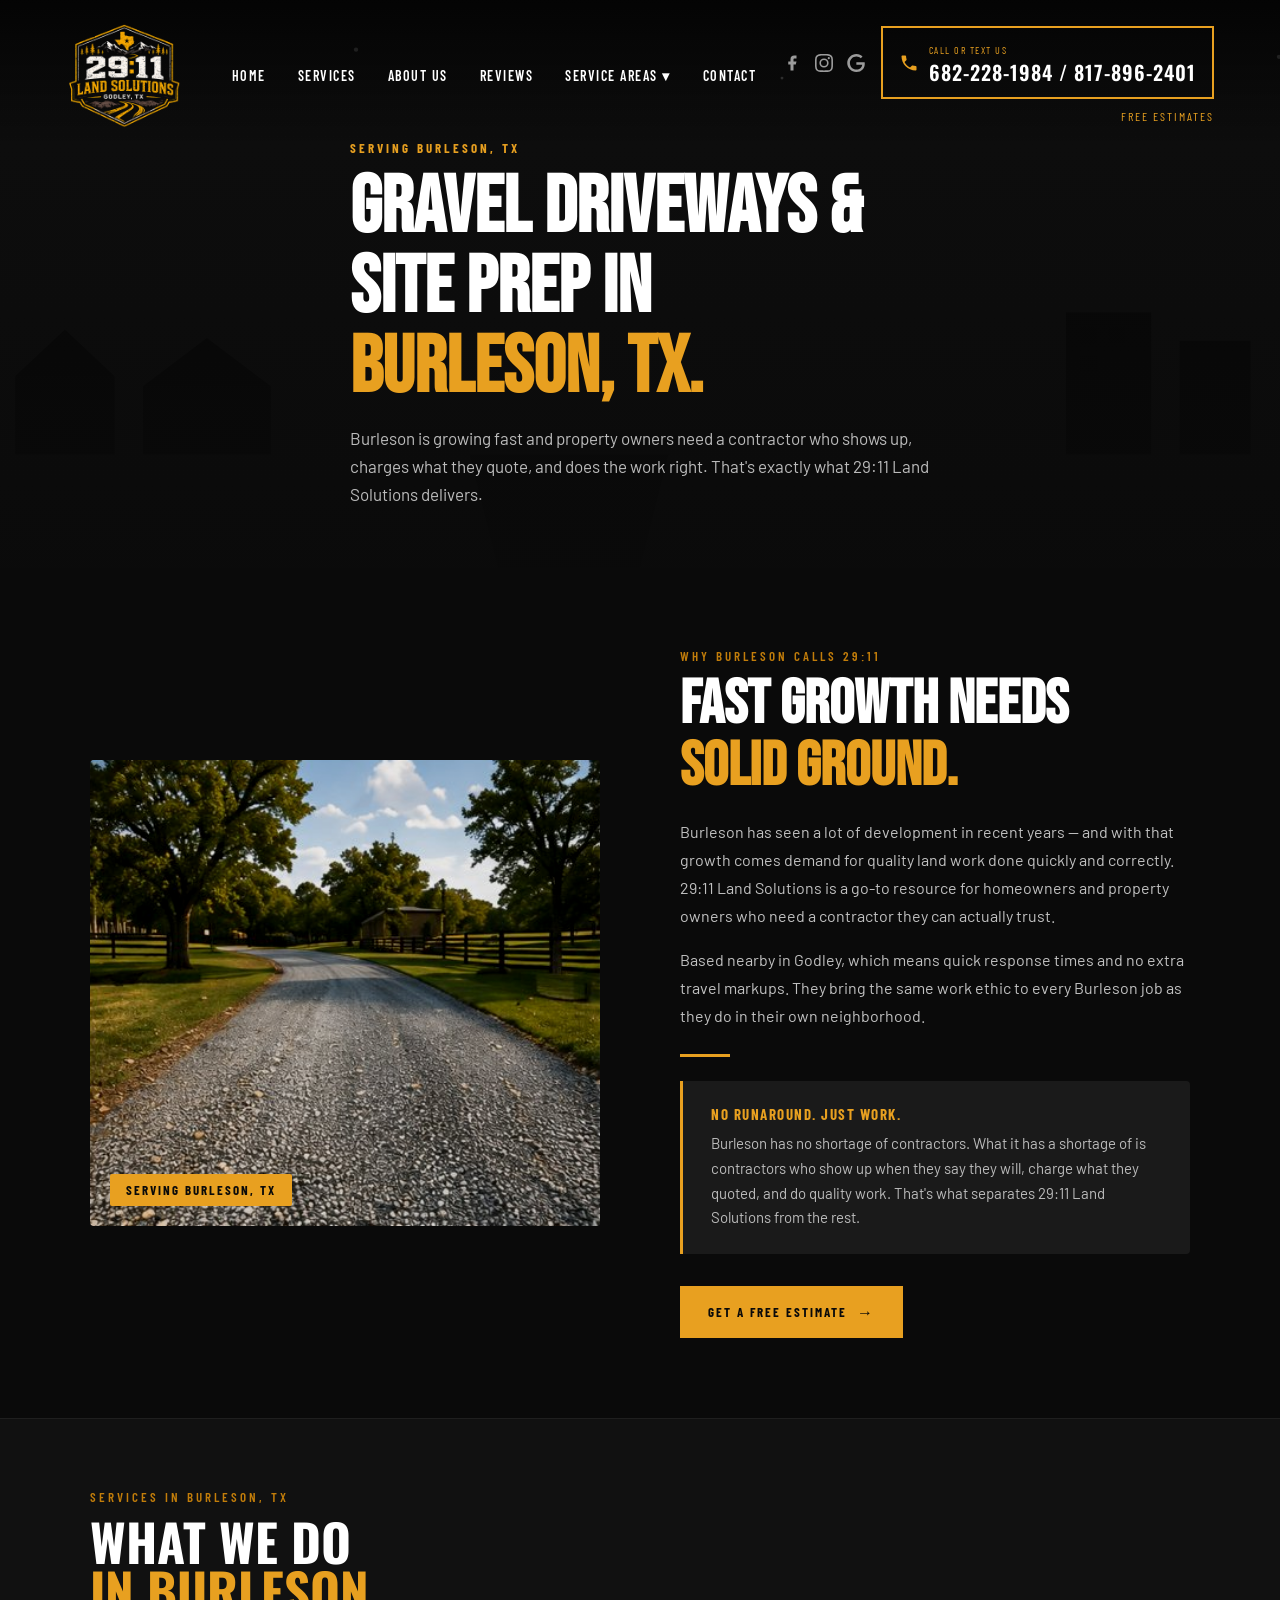
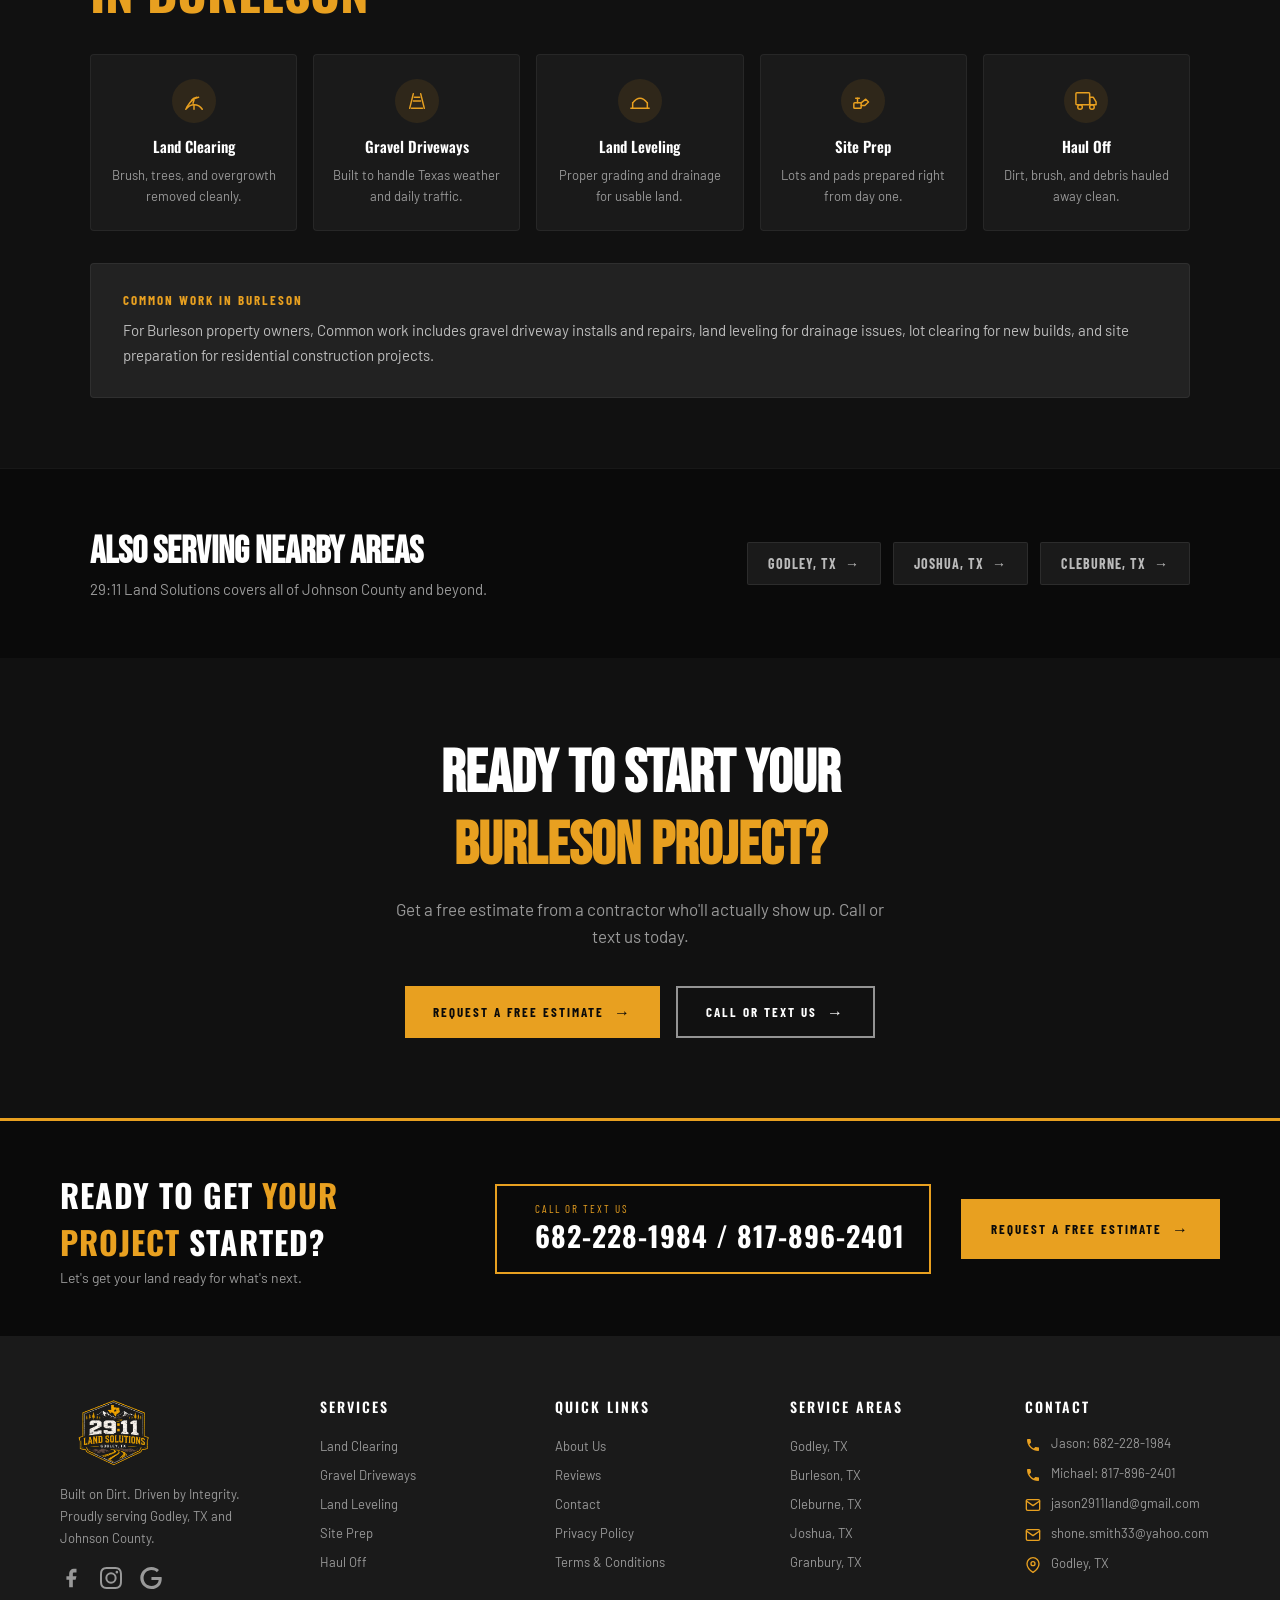
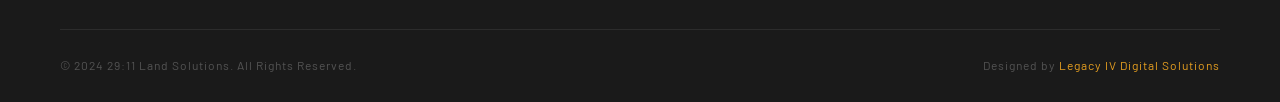
<file: burleson.html>
<!DOCTYPE html>
<html lang="en">
<head>
  <meta charset="UTF-8" />
  <meta name="viewport" content="width=device-width, initial-scale=1.0"/>
  <title>Land Clearing & Site Prep in Burleson, TX | 29:11 Land Solutions</title>
  <meta name="description" content="Looking for land clearing, gravel driveways, or site prep in Burleson, TX? 29:11 Land Solutions delivers quality work and honest pricing. Call Jason today.">
  <link rel="preconnect" href="https://fonts.googleapis.com">
  <link rel="preconnect" href="https://fonts.gstatic.com" crossorigin>
  <link href="https://fonts.googleapis.com/css2?family=Bebas+Neue&family=Oswald:wght@400;500;600;700&family=Barlow:wght@400;500;600&family=Barlow+Condensed:wght@600;700&display=swap" rel="stylesheet">
  <link rel="stylesheet" href="styles.css">
  <style>
    .page-hero{position:relative;min-height:340px;display:flex;align-items:flex-end;padding-bottom:60px;background:var(--dark);overflow:hidden}
    .page-hero-bg{position:absolute;inset:0;background-image:url("data:image/svg+xml,%3Csvg%20xmlns='http://www.w3.org/2000/svg'%20viewBox='0%200%201200%20400'%20preserveAspectRatio='xMidYMid%20slice'%3E%20%20%20%3Cdefs%3E%20%20%20%20%20%3ClinearGradient%20id='sky2'%20x1='0'%20y1='0'%20x2='0'%20y2='1'%3E%3Cstop%20offset='0%25'%20stop-color='%25230d1117'/%3E%3Cstop%20offset='100%25'%20stop-color='%25231a1205'/%3E%3C/linearGradient%3E%20%20%20%3C/defs%3E%20%20%20%3Crect%20width='1200'%20height='400'%20fill='url(%2523sky2)'/%3E%20%20%20%3C%21--%20subdivision%20lots%20/%20grid%20lines%20suggesting%20development%20--%3E%20%20%20%3Cline%20x1='0'%20y1='320'%20x2='1200'%20y2='320'%20stroke='%2523E8A020'%20stroke-width='1.5'%20opacity='0.12'/%3E%20%20%20%3Cline%20x1='0'%20y1='280'%20x2='1200'%20y2='260'%20stroke='%2523E8A020'%20stroke-width='1'%20opacity='0.08'/%3E%20%20%20%3C%21--%20house%20silhouettes%20across%20horizon%20--%3E%20%20%20%3Crect%20x='60'%20y='270'%20width='80'%20height='50'%20fill='%25230a0a00'%20opacity='0.85'/%3E%20%20%20%3Cpolygon%20points='60,270%20100,235%20140,270'%20fill='%25230c0c00'%20opacity='0.9'/%3E%20%20%20%3Crect%20x='160'%20y='265'%20width='70'%20height='55'%20fill='%25230a0a00'%20opacity='0.85'/%3E%20%20%20%3Cpolygon%20points='160,265%20195,232%20230,265'%20fill='%25230c0c00'%20opacity='0.9'/%3E%20%20%20%3Crect%20x='250'%20y='272'%20width='90'%20height='48'%20fill='%25230a0a00'%20opacity='0.85'/%3E%20%20%20%3Cpolygon%20points='250,272%20295,238%20340,272'%20fill='%25230c0c00'%20opacity='0.9'/%3E%20%20%20%3C%21--%20taller%20building%20right%20side%20--%3E%20%20%20%3Crect%20x='900'%20y='220'%20width='60'%20height='100'%20fill='%25230d0d0d'%20opacity='0.9'/%3E%20%20%20%3Crect%20x='910'%20y='230'%20width='12'%20height='12'%20fill='%2523E8A020'%20opacity='0.2'/%3E%20%20%20%3Crect%20x='930'%20y='230'%20width='12'%20height='12'%20fill='%2523E8A020'%20opacity='0.15'/%3E%20%20%20%3Crect%20x='910'%20y='250'%20width='12'%20height='12'%20fill='%2523E8A020'%20opacity='0.18'/%3E%20%20%20%3Crect%20x='980'%20y='240'%20width='50'%20height='80'%20fill='%25230d0d0d'%20opacity='0.9'/%3E%20%20%20%3C%21--%20road%20perspective%20lines%20--%3E%20%20%20%3Cpolygon%20points='500,400%20600,400%20620,320%20480,320'%20fill='%2523151500'%20opacity='0.6'/%3E%20%20%20%3Cline%20x1='540'%20y1='400'%20x2='550'%20y2='320'%20stroke='%2523E8A020'%20stroke-width='2'%20opacity='0.15'%20stroke-dasharray='12,8'/%3E%20%20%20%3C%21--%20stars%20--%3E%20%20%20%3Ccircle%20cx='100'%20cy='50'%20r='1'%20fill='white'%20opacity='0.45'/%3E%20%20%20%3Ccircle%20cx='400'%20cy='35'%20r='1.5'%20fill='white'%20opacity='0.4'/%3E%20%20%20%3Ccircle%20cx='700'%20cy='55'%20r='1'%20fill='white'%20opacity='0.5'/%3E%20%20%20%3Ccircle%20cx='1050'%20cy='40'%20r='1.5'%20fill='white'%20opacity='0.4'/%3E%20%3C/svg%3E");background-size:cover;background-position:center center;opacity:1}
    .page-hero-overlay{position:absolute;inset:0;background:linear-gradient(to bottom,rgba(10,10,10,0.45) 0%,rgba(10,10,10,0.93) 100%)}
    .page-hero-content{position:relative;max-width:900px;margin:0 auto;padding:0 40px;padding-top:140px}
    .page-hero-label{font-family:'Barlow Condensed',sans-serif;font-size:13px;font-weight:700;letter-spacing:3px;text-transform:uppercase;color:var(--gold);margin-bottom:12px}
    .page-hero-title{font-family:'Bebas Neue',sans-serif;font-size:clamp(46px,7vw,80px);line-height:1;color:var(--white);margin:0 0 16px}
    .page-hero-title span{color:var(--gold)}
    .page-hero-sub{font-size:17px;color:rgba(255,255,255,0.72);max-width:580px;line-height:1.65}
    .city-intro{background:var(--black);padding:80px 40px}
    .city-intro-inner{max-width:1100px;margin:0 auto;display:grid;grid-template-columns:1fr 1fr;gap:80px;align-items:center}
    .city-img{position:relative;border-radius:4px;overflow:hidden;background:var(--black)}
    .city-img img{width:100%;display:block;border-radius:0;filter:brightness(0.9) contrast(1.05)}
    .city-img-badge{position:absolute;bottom:20px;left:20px;background:var(--gold);color:var(--black);font-family:'Barlow Condensed',sans-serif;font-size:13px;font-weight:700;letter-spacing:2px;text-transform:uppercase;padding:8px 16px;border-radius:2px}
    .city-text .section-label{margin-bottom:10px}
    .city-h2{font-family:'Bebas Neue',sans-serif;font-size:clamp(40px,5vw,62px);line-height:1;color:var(--white);margin:0 0 20px}
    .city-h2 span{color:var(--gold)}
    .city-body{font-size:16px;line-height:1.75;color:rgba(255,255,255,0.75);margin-bottom:16px}
    .city-divider{width:50px;height:3px;background:var(--gold);margin:24px 0}
    .angle-box{background:var(--dark2);border-left:3px solid var(--gold);padding:24px 28px;border-radius:0 4px 4px 0;margin:24px 0 32px}
    .angle-box strong{display:block;font-family:'Barlow Condensed',sans-serif;font-size:15px;font-weight:700;letter-spacing:1.5px;text-transform:uppercase;color:var(--gold);margin-bottom:8px}
    .angle-box p{font-size:15px;line-height:1.65;color:rgba(255,255,255,0.7);margin:0}
    .services-city{background:var(--dark);padding:70px 40px;border-top:1px solid rgba(255,255,255,0.06)}
    .services-city-inner{max-width:1100px;margin:0 auto}
    .services-city .section-heading{color:var(--white)}
    .services-city-grid{display:grid;grid-template-columns:repeat(5,1fr);gap:16px;margin-top:40px}
    .svc-tile{background:var(--dark2);border:1px solid rgba(255,255,255,0.06);border-radius:4px;padding:24px 18px;text-align:center;transition:border-color 0.2s,transform 0.2s}
    .svc-tile:hover{border-color:rgba(232,160,32,0.35);transform:translateY(-3px)}
    .svc-tile-icon{width:44px;height:44px;background:rgba(232,160,32,0.1);border-radius:50%;display:flex;align-items:center;justify-content:center;margin:0 auto 12px}
    .svc-tile-icon svg{width:22px;height:22px;color:var(--gold)}
    .svc-tile-name{font-family:'Oswald',sans-serif;font-size:15px;font-weight:600;color:var(--white);margin-bottom:8px}
    .svc-tile-desc{font-size:13px;color:var(--text-muted);line-height:1.55}
    .services-city-focus{background:var(--dark3);border-radius:4px;padding:28px 32px;margin-top:32px;border:1px solid rgba(255,255,255,0.06)}
    .services-city-focus strong{display:block;font-family:'Barlow Condensed',sans-serif;font-size:13px;font-weight:700;letter-spacing:2px;text-transform:uppercase;color:var(--gold);margin-bottom:10px}
    .services-city-focus p{font-size:15px;line-height:1.7;color:rgba(255,255,255,0.7);margin:0}
    .nearby-section{background:var(--black);padding:60px 40px;border-top:1px solid rgba(255,255,255,0.06)}
    .nearby-inner{max-width:1100px;margin:0 auto;display:flex;align-items:center;justify-content:space-between;gap:32px;flex-wrap:wrap}
    .nearby-text h3{font-family:'Bebas Neue',sans-serif;font-size:clamp(26px,3vw,38px);color:var(--white);margin:0 0 6px}
    .nearby-text p{font-size:15px;color:var(--text-muted)}
    .nearby-links{display:flex;gap:12px;flex-wrap:wrap}
    .nearby-link{display:inline-flex;align-items:center;gap:8px;background:var(--dark2);border:1px solid rgba(255,255,255,0.08);color:rgba(255,255,255,0.7);font-family:'Barlow Condensed',sans-serif;font-size:14px;font-weight:700;letter-spacing:1px;text-transform:uppercase;padding:12px 20px;border-radius:2px;text-decoration:none;transition:all 0.2s}
    .nearby-link:hover{border-color:var(--gold);color:var(--gold)}
    .city-cta{background:var(--dark);padding:80px 40px;text-align:center}
    .city-cta h2{font-family:'Bebas Neue',sans-serif;font-size:clamp(36px,5vw,60px);color:var(--white);margin-bottom:14px}
    .city-cta h2 span{color:var(--gold)}
    .city-cta p{font-size:17px;color:var(--text-muted);max-width:500px;margin:0 auto 36px;line-height:1.6}
    .city-cta-btns{display:flex;gap:16px;justify-content:center;flex-wrap:wrap}
    @media(max-width:768px){
      .city-intro{padding:60px 20px}.city-intro-inner{grid-template-columns:1fr;gap:36px}
      .services-city{padding:60px 20px}.services-city-grid{grid-template-columns:1fr 1fr}
      .nearby-section{padding:50px 20px}.nearby-inner{flex-direction:column;align-items:flex-start}
      .city-cta{padding:60px 20px}.page-hero-content{padding:0 20px;padding-top:120px}
    }
    @media(max-width:480px){.services-city-grid{grid-template-columns:1fr}}
  </style>
</head>
<body>

<a href="tel:6822281984" class="mobile-phone-bar">
  <svg width="16" height="16" viewBox="0 0 24 24" fill="currentColor"><path d="M6.62 10.79c1.44 2.83 3.76 5.14 6.59 6.59l2.2-2.2c.27-.27.67-.36 1.02-.24 1.12.37 2.33.57 3.57.57.55 0 1 .45 1 1V20c0 .55-.45 1-1 1-9.39 0-17-7.61-17-17 0-.55.45-1 1-1h3.5c.55 0 1 .45 1 1 0 1.25.2 2.45.57 3.57.11.35.03.74-.25 1.02l-2.2 2.2z"/></svg>
  Jason: 682-228-1984 · Michael: 817-896-2401
</a>
<nav>
  <a href="index.html" class="nav-logo"><img src="shield.png" alt="29:11 Land Solutions Logo"></a>
  <ul class="nav-links" id="nav-links">
    <li><a href="index.html">Home</a></li>
    <li><a href="index.html#services">Services</a></li>
    <li><a href="about.html">About Us</a></li>
    <li><a href="reviews.html">Reviews</a></li>
    <li class="has-dropdown"><a href="#">Service Areas ▾</a>
      <ul class="dropdown">
        <li><a href="godley.html">Godley, TX</a></li>
        <li><a href="burleson.html">Burleson, TX</a></li>
        <li><a href="cleburne.html">Cleburne, TX</a></li>
        <li><a href="joshua.html">Joshua, TX</a></li>
        <li><a href="granbury.html">Granbury, TX</a></li>
      </ul>
    </li>
    <li><a href="index.html#contact-form">Contact</a></li>
  </ul>
  <div class="nav-right">
    <div class="nav-right-top">
      <ul class="nav-social-links">
        <li><a href="https://www.facebook.com/profile.php?id=61590363667476" title="Facebook" target="_blank" rel="noopener"><svg viewBox="0 0 24 24" fill="currentColor"><path d="M18 2h-3a5 5 0 0 0-5 5v3H7v4h3v8h4v-8h3l1-4h-4V7a1 1 0 0 1 1-1h3z"/></svg></a></li>
        <li><a href="https://www.instagram.com/2911_land_solutions/" title="Instagram" target="_blank" rel="noopener"><svg viewBox="0 0 24 24" fill="currentColor"><path d="M12 2.163c3.204 0 3.584.012 4.85.07 3.252.148 4.771 1.691 4.919 4.919.058 1.265.069 1.645.069 4.849 0 3.205-.012 3.584-.069 4.849-.149 3.225-1.664 4.771-4.919 4.919-1.266.058-1.644.07-4.85.07-3.204 0-3.584-.012-4.849-.07-3.26-.149-4.771-1.699-4.919-4.92-.058-1.265-.07-1.644-.07-4.849 0-3.204.013-3.583.07-4.849.149-3.227 1.664-4.771 4.919-4.919 1.266-.057 1.645-.069 4.849-.069zm0-2.163c-3.259 0-3.667.014-4.947.072-4.358.2-6.78 2.618-6.98 6.98-.059 1.281-.073 1.689-.073 4.948 0 3.259.014 3.668.072 4.948.2 4.358 2.618 6.78 6.98 6.98 1.281.058 1.689.072 4.948.072 3.259 0 3.668-.014 4.948-.072 4.354-.2 6.782-2.618 6.979-6.98.059-1.28.073-1.689.073-4.948 0-3.259-.014-3.667-.072-4.947-.196-4.354-2.617-6.78-6.979-6.98-1.281-.059-1.69-.073-4.949-.073zm0 5.838a6.162 6.162 0 1 0 0 12.324 6.162 6.162 0 0 0 0-12.324zm0 10.162a4 4 0 1 1 0-8 4 4 0 0 1 0 8zm6.406-11.845a1.44 1.44 0 1 0 0 2.881 1.44 1.44 0 0 0 0-2.881z"/></svg></a></li>
        <li><a href="#" title="Google" target="_blank" rel="noopener"><svg viewBox="0 0 24 24" fill="currentColor"><path d="M12.48 10.92v3.28h7.84c-.24 1.84-.853 3.187-1.787 4.133-1.147 1.147-2.933 2.4-6.053 2.4-4.827 0-8.6-3.893-8.6-8.72s3.773-8.72 8.6-8.72c2.6 0 4.507 1.027 5.907 2.347l2.307-2.307C18.747 1.44 16.133 0 12.48 0 5.867 0 .307 5.387.307 12s5.56 12 12.173 12c3.573 0 6.267-1.173 8.373-3.36 2.16-2.16 2.84-5.213 2.84-7.667 0-.76-.053-1.467-.173-2.053H12.48z"/></svg></a></li>
      </ul>
      <a href="tel:6822281984" class="nav-cta">
        <svg class="nav-phone-svg" viewBox="0 0 24 24" fill="currentColor"><path d="M6.62 10.79c1.44 2.83 3.76 5.14 6.59 6.59l2.2-2.2c.27-.27.67-.36 1.02-.24 1.12.37 2.33.57 3.57.57.55 0 1 .45 1 1V20c0 .55-.45 1-1 1-9.39 0-17-7.61-17-17 0-.55.45-1 1-1h3.5c.55 0 1 .45 1 1 0 1.25.2 2.45.57 3.57.11.35.03.74-.25 1.02l-2.2 2.2z"/></svg>
        <div><span class="nav-cta-label">Call or Text Us</span><br><span class="nav-cta-number">682-228-1984 / 817-896-2401</span></div>
      </a>
    </div>
    <span class="nav-free-est">Free Estimates</span>
  </div>
  <div class="mobile-nav-right">
    <ul class="nav-social-mobile">
      <li><a href="https://www.facebook.com/profile.php?id=61590363667476" title="Facebook" target="_blank" rel="noopener"><svg viewBox="0 0 24 24" fill="currentColor"><path d="M18 2h-3a5 5 0 0 0-5 5v3H7v4h3v8h4v-8h3l1-4h-4V7a1 1 0 0 1 1-1h3z"/></svg></a></li>
      <li><a href="https://www.instagram.com/2911_land_solutions/" title="Instagram" target="_blank" rel="noopener"><svg viewBox="0 0 24 24" fill="currentColor"><path d="M12 2.163c3.204 0 3.584.012 4.85.07 3.252.148 4.771 1.691 4.919 4.919.058 1.265.069 1.645.069 4.849 0 3.205-.012 3.584-.069 4.849-.149 3.225-1.664 4.771-4.919 4.919-1.266.058-1.644.07-4.85.07-3.204 0-3.584-.012-4.849-.07-3.26-.149-4.771-1.699-4.919-4.92-.058-1.265-.07-1.644-.07-4.849 0-3.204.013-3.583.07-4.849.149-3.227 1.664-4.771 4.919-4.919 1.266-.057 1.645-.069 4.849-.069zm0-2.163c-3.259 0-3.667.014-4.947.072-4.358.2-6.78 2.618-6.98 6.98-.059 1.281-.073 1.689-.073 4.948 0 3.259.014 3.668.072 4.948.2 4.358 2.618 6.78 6.98 6.98 1.281.058 1.689.072 4.948.072 3.259 0 3.668-.014 4.948-.072 4.354-.2 6.782-2.618 6.979-6.98.059-1.28.073-1.689.073-4.948 0-3.259-.014-3.667-.072-4.947-.196-4.354-2.617-6.78-6.979-6.98-1.281-.059-1.69-.073-4.949-.073zm0 5.838a6.162 6.162 0 1 0 0 12.324 6.162 6.162 0 0 0 0-12.324zm0 10.162a4 4 0 1 1 0-8 4 4 0 0 1 0 8zm6.406-11.845a1.44 1.44 0 1 0 0 2.881 1.44 1.44 0 0 0 0-2.881z"/></svg></a></li>
      <li><a href="#" title="Google" target="_blank" rel="noopener"><svg viewBox="0 0 24 24" fill="currentColor"><path d="M12.48 10.92v3.28h7.84c-.24 1.84-.853 3.187-1.787 4.133-1.147 1.147-2.933 2.4-6.053 2.4-4.827 0-8.6-3.893-8.6-8.72s3.773-8.72 8.6-8.72c2.6 0 4.507 1.027 5.907 2.347l2.307-2.307C18.747 1.44 16.133 0 12.48 0 5.867 0 .307 5.387.307 12s5.56 12 12.173 12c3.573 0 6.267-1.173 8.373-3.36 2.16-2.16 2.84-5.213 2.84-7.667 0-.76-.053-1.467-.173-2.053H12.48z"/></svg></a></li>
    </ul>
    <button class="hamburger" id="hamburger" aria-label="Open menu"><span></span><span></span><span></span></button>
  </div>
</nav>

<section class="page-hero">
  <div class="page-hero-bg"></div>
  <div class="page-hero-overlay"></div>
  <div class="page-hero-content">
    <p class="page-hero-label">Serving Burleson, TX</p>
    <h1 class="page-hero-title">Gravel Driveways &amp;<br>
        Site Prep in<br>
        <span>Burleson, TX.</span></h1>
    <p class="page-hero-sub">Burleson is growing fast and property owners need a contractor who shows up, charges what they quote, and does the work right. That's exactly what 29:11 Land Solutions delivers.</p>
  </div>
</section>

<section class="city-intro">
  <div class="city-intro-inner">
    <div class="city-img">
      <img src="driveway.png" alt="29:11 Land Solutions serving Burleson, TX">
      <div class="city-img-badge">Serving Burleson, TX</div>
    </div>
    <div class="city-text">
      <p class="section-label">Why Burleson Calls 29:11</p>
      <h2 class="city-h2">Fast Growth Needs<br><span>Solid Ground.</span></h2>
      <p class="city-body">Burleson has seen a lot of development in recent years — and with that growth comes demand for quality land work done quickly and correctly. 29:11 Land Solutions is a go-to resource for homeowners and property owners who need a contractor they can actually trust.</p>
      <p class="city-body">Based nearby in Godley, which means quick response times and no extra travel markups. They bring the same work ethic to every Burleson job as they do in their own neighborhood.</p>
      <div class="city-divider"></div>
      <div class="angle-box">
        <strong>No Runaround. Just Work.</strong>
        <p>Burleson has no shortage of contractors. What it has a shortage of is contractors who show up when they say they will, charge what they quoted, and do quality work. That's what separates 29:11 Land Solutions from the rest.</p>
      </div>
      <a href="index.html#contact-form" class="btn-primary">Get a Free Estimate <span class="arrow">→</span></a>
    </div>
  </div>
</section>

<section class="services-city">
  <div class="services-city-inner">
    <p class="section-label">Services in Burleson, TX</p>
    <h2 class="section-heading">What We Do<br><span class="text-gold">in Burleson</span></h2>
    <div class="services-city-grid">
      <div class="svc-tile">
        <div class="svc-tile-icon"><svg viewBox="0 0 24 24" fill="none" stroke="currentColor" stroke-width="1.6" stroke-linecap="round" stroke-linejoin="round"><path d="M17 8C8 10 5.9 16.17 3.82 19.5"/><path d="M9.22 11.3c.8-1.3 2.34-2.8 5.78-3.3"/><path d="M10.9 14.5c.2-.8.6-2.1 1.1-3.2"/><path d="M3 21c2-2.5 5-5 9-5s7.5 2.5 9 5"/><line x1="12" y1="16" x2="12" y2="21"/></svg></div>
        <div class="svc-tile-name">Land Clearing</div>
        <p class="svc-tile-desc">Brush, trees, and overgrowth removed cleanly.</p>
      </div>
      <div class="svc-tile">
        <div class="svc-tile-icon"><svg viewBox="0 0 24 24" fill="none" stroke="currentColor" stroke-width="1.6" stroke-linecap="round" stroke-linejoin="round"><path d="M4 20 L8 4"/><path d="M20 20 L16 4"/><path d="M8 12 L16 12"/><path d="M6 20 L18 20"/><path d="M9 8 L15 8"/></svg></div>
        <div class="svc-tile-name">Gravel Driveways</div>
        <p class="svc-tile-desc">Built to handle Texas weather and daily traffic.</p>
      </div>
      <div class="svc-tile">
        <div class="svc-tile-icon"><svg viewBox="0 0 24 24" fill="none" stroke="currentColor" stroke-width="1.6" stroke-linecap="round" stroke-linejoin="round"><path d="M2 20 L22 20"/><path d="M4 20 L4 14"/><path d="M20 20 L20 14"/><path d="M4 14 Q12 4 20 14"/></svg></div>
        <div class="svc-tile-name">Land Leveling</div>
        <p class="svc-tile-desc">Proper grading and drainage for usable land.</p>
      </div>
      <div class="svc-tile">
        <div class="svc-tile-icon"><svg viewBox="0 0 24 24" fill="none" stroke="currentColor" stroke-width="1.6" stroke-linecap="round" stroke-linejoin="round"><rect x="2" y="14" width="8" height="6" rx="1"/><path d="M10 17h4l4-4-3-3-5 4"/><path d="M6 14V9"/><path d="M4 9h4"/></svg></div>
        <div class="svc-tile-name">Site Prep</div>
        <p class="svc-tile-desc">Lots and pads prepared right from day one.</p>
      </div>
      <div class="svc-tile">
        <div class="svc-tile-icon"><svg viewBox="0 0 24 24" fill="none" stroke="currentColor" stroke-width="1.6" stroke-linecap="round" stroke-linejoin="round"><rect x="1" y="3" width="15" height="13" rx="1"/><path d="M16 8h4l3 5v3h-7V8z"/><circle cx="5.5" cy="18.5" r="2.5"/><circle cx="18.5" cy="18.5" r="2.5"/></svg></div>
        <div class="svc-tile-name">Haul Off</div>
        <p class="svc-tile-desc">Dirt, brush, and debris hauled away clean.</p>
      </div>
    </div>
    <div class="services-city-focus">
      <strong>Common Work in Burleson</strong>
      <p>For Burleson property owners, Common work includes gravel driveway installs and repairs, land leveling for drainage issues, lot clearing for new builds, and site preparation for residential construction projects.</p>
    </div>
  </div>
</section>

<section class="nearby-section">
  <div class="nearby-inner">
    <div class="nearby-text">
      <h3>Also Serving Nearby Areas</h3>
      <p>29:11 Land Solutions covers all of Johnson County and beyond.</p>
    </div>
    <div class="nearby-links">
      <a href="godley.html" class="nearby-link">Godley, TX <span>→</span></a>
      <a href="joshua.html" class="nearby-link">Joshua, TX <span>→</span></a>
      <a href="cleburne.html" class="nearby-link">Cleburne, TX <span>→</span></a>
    </div>
  </div>
</section>

<section class="city-cta">
  <h2>Ready to Start Your<br><span>Burleson Project?</span></h2>
  <p>Get a free estimate from a contractor who'll actually show up. Call or text us today.</p>
  <div class="city-cta-btns">
    <a href="index.html#contact-form" class="btn-primary">Request a Free Estimate <span class="arrow">→</span></a>
    <a href="tel:6822281984" class="btn-secondary">Call or Text Us <span class="arrow">→</span></a>
  </div>
</section>

<section class="cta-banner">
  <div class="cta-banner-text">
    <h2 class="cta-banner-heading">Ready to Get <em>Your Project</em> Started?</h2>
    <p class="cta-banner-sub">Let's get your land ready for what's next.</p>
  </div>
  <a href="tel:6822281984" class="cta-phone-block">
    <svg class="cta-phone-icon" viewBox="0 0 24 24" fill="currentColor"><path d="M6.62 10.79c1.44 2.83 3.76 5.14 6.59 6.59l2.2-2.2c.27-.27.67-.36 1.02-.24 1.12.37 2.33.57 3.57.57.55 0 1 .45 1 1V20c0 .55-.45 1-1 1-9.39 0-17-7.61-17-17 0-.55.45-1 1-1h3.5c.55 0 1 .45 1 1 0 1.25.2 2.45.57 3.57.11.35.03.74-.25 1.02l-2.2 2.2z"/></svg>
    <div><div class="cta-phone-label">Call or Text Us</div><div class="cta-phone-number">682-228-1984 / 817-896-2401</div></div>
  </a>
  <a href="index.html#contact-form" class="btn-primary cta-btn-large">Request a Free Estimate <span class="arrow">→</span></a>
</section>
<footer>
  <div class="footer-grid">
    <div class="footer-brand">
      <a href="index.html"><img src="shield.png" alt="29:11 Land Solutions" class="footer-logo"></a>
      <p class="footer-brand-desc">Built on Dirt. Driven by Integrity. Proudly serving Godley, TX and Johnson County.</p>
      <ul class="social-links">
        <li><a href="https://www.facebook.com/profile.php?id=61590363667476" title="Facebook" target="_blank" rel="noopener"><svg viewBox="0 0 24 24" fill="currentColor"><path d="M18 2h-3a5 5 0 0 0-5 5v3H7v4h3v8h4v-8h3l1-4h-4V7a1 1 0 0 1 1-1h3z"/></svg></a></li>
        <li><a href="https://www.instagram.com/2911_land_solutions/" title="Instagram" target="_blank" rel="noopener"><svg viewBox="0 0 24 24" fill="currentColor"><path d="M12 2.163c3.204 0 3.584.012 4.85.07 3.252.148 4.771 1.691 4.919 4.919.058 1.265.069 1.645.069 4.849 0 3.205-.012 3.584-.069 4.849-.149 3.225-1.664 4.771-4.919 4.919-1.266.058-1.644.07-4.85.07-3.204 0-3.584-.012-4.849-.07-3.26-.149-4.771-1.699-4.919-4.92-.058-1.265-.07-1.644-.07-4.849 0-3.204.013-3.583.07-4.849.149-3.227 1.664-4.771 4.919-4.919 1.266-.057 1.645-.069 4.849-.069zm0-2.163c-3.259 0-3.667.014-4.947.072-4.358.2-6.78 2.618-6.98 6.98-.059 1.281-.073 1.689-.073 4.948 0 3.259.014 3.668.072 4.948.2 4.358 2.618 6.78 6.98 6.98 1.281.058 1.689.072 4.948.072 3.259 0 3.668-.014 4.948-.072 4.354-.2 6.782-2.618 6.979-6.98.059-1.28.073-1.689.073-4.948 0-3.259-.014-3.667-.072-4.947-.196-4.354-2.617-6.78-6.979-6.98-1.281-.059-1.69-.073-4.949-.073zm0 5.838a6.162 6.162 0 1 0 0 12.324 6.162 6.162 0 0 0 0-12.324zm0 10.162a4 4 0 1 1 0-8 4 4 0 0 1 0 8zm6.406-11.845a1.44 1.44 0 1 0 0 2.881 1.44 1.44 0 0 0 0-2.881z"/></svg></a></li>
        <li><a href="#" title="Google" target="_blank" rel="noopener"><svg viewBox="0 0 24 24" fill="currentColor"><path d="M12.48 10.92v3.28h7.84c-.24 1.84-.853 3.187-1.787 4.133-1.147 1.147-2.933 2.4-6.053 2.4-4.827 0-8.6-3.893-8.6-8.72s3.773-8.72 8.6-8.72c2.6 0 4.507 1.027 5.907 2.347l2.307-2.307C18.747 1.44 16.133 0 12.48 0 5.867 0 .307 5.387.307 12s5.56 12 12.173 12c3.573 0 6.267-1.173 8.373-3.36 2.16-2.16 2.84-5.213 2.84-7.667 0-.76-.053-1.467-.173-2.053H12.48z"/></svg></a></li>
      </ul>
    </div>
    <div><div class="footer-col-title">Services</div><ul class="footer-links"><li><a href="index.html#services">Land Clearing</a></li><li><a href="index.html#services">Gravel Driveways</a></li><li><a href="index.html#services">Land Leveling</a></li><li><a href="index.html#services">Site Prep</a></li><li><a href="index.html#services">Haul Off</a></li></ul></div>
    <div><div class="footer-col-title">Quick Links</div><ul class="footer-links"><li><a href="about.html">About Us</a></li><li><a href="reviews.html">Reviews</a></li><li><a href="index.html#contact-form">Contact</a></li><li><a href="privacy-policy.html">Privacy Policy</a></li><li><a href="terms.html">Terms &amp; Conditions</a></li></ul></div>
    <div><div class="footer-col-title">Service Areas</div><ul class="footer-links"><li><a href="godley.html">Godley, TX</a></li><li><a href="burleson.html">Burleson, TX</a></li><li><a href="cleburne.html">Cleburne, TX</a></li><li><a href="joshua.html">Joshua, TX</a></li><li><a href="granbury.html">Granbury, TX</a></li></ul></div>
    <div><div class="footer-col-title">Contact</div><div class="footer-contact-item"><svg class="icon-svg" viewBox="0 0 24 24" fill="currentColor"><path d="M6.62 10.79c1.44 2.83 3.76 5.14 6.59 6.59l2.2-2.2c.27-.27.67-.36 1.02-.24 1.12.37 2.33.57 3.57.57.55 0 1 .45 1 1V20c0 .55-.45 1-1 1-9.39 0-17-7.61-17-17 0-.55.45-1 1-1h3.5c.55 0 1 .45 1 1 0 1.25.2 2.45.57 3.57.11.35.03.74-.25 1.02l-2.2 2.2z"/></svg><span>Jason: 682-228-1984</span></div><div class="footer-contact-item"><svg class="icon-svg" viewBox="0 0 24 24" fill="currentColor"><path d="M6.62 10.79c1.44 2.83 3.76 5.14 6.59 6.59l2.2-2.2c.27-.27.67-.36 1.02-.24 1.12.37 2.33.57 3.57.57.55 0 1 .45 1 1V20c0 .55-.45 1-1 1-9.39 0-17-7.61-17-17 0-.55.45-1 1-1h3.5c.55 0 1 .45 1 1 0 1.25.2 2.45.57 3.57.11.35.03.74-.25 1.02l-2.2 2.2z"/></svg><span>Michael: 817-896-2401</span></div><div class="footer-contact-item"><svg class="icon-svg" viewBox="0 0 24 24" fill="none" stroke="currentColor" stroke-width="2" stroke-linecap="round" stroke-linejoin="round"><path d="M4 4h16c1.1 0 2 .9 2 2v12c0 1.1-.9 2-2 2H4c-1.1 0-2-.9-2-2V6c0-1.1.9-2 2-2z"/><polyline points="22,6 12,13 2,6"/></svg><span>jason2911land@gmail.com</span></div><div class="footer-contact-item"><svg class="icon-svg" viewBox="0 0 24 24" fill="none" stroke="currentColor" stroke-width="2" stroke-linecap="round" stroke-linejoin="round"><path d="M4 4h16c1.1 0 2 .9 2 2v12c0 1.1-.9 2-2 2H4c-1.1 0-2-.9-2-2V6c0-1.1.9-2 2-2z"/><polyline points="22,6 12,13 2,6"/></svg><span>shone.smith33@yahoo.com</span></div><div class="footer-contact-item"><svg class="icon-svg" viewBox="0 0 24 24" fill="none" stroke="currentColor" stroke-width="2" stroke-linecap="round" stroke-linejoin="round"><path d="M21 10c0 7-9 13-9 13s-9-6-9-13a9 9 0 0 1 18 0z"/><circle cx="12" cy="10" r="3"/></svg><span>Godley, TX</span></div></div>
  </div>
  <div class="footer-bottom">
    <div class="footer-bottom-left">&copy; 2024 29:11 Land Solutions. All Rights Reserved.</div>
    <div class="footer-bottom-right">Designed by <a href="https://legacyivdigital.com" target="_blank" rel="noopener">Legacy IV Digital Solutions</a></div>
  </div>
</footer>
<a href="index.html#contact-form" class="sticky-cta" id="sticky-cta">Request a Free Estimate <span class="arrow">&#x2192;</span></a>
<script>
  const stickyCta = document.getElementById('sticky-cta');
  window.addEventListener('scroll', () => { stickyCta.classList.toggle('visible', window.scrollY > 400); });
  const hamburger = document.getElementById('hamburger');
  const navLinks = document.getElementById('nav-links');
  hamburger.addEventListener('click', () => { hamburger.classList.toggle('open'); navLinks.classList.toggle('mobile-open'); });
  navLinks.querySelectorAll('a').forEach(link => {
    link.addEventListener('click', () => {
      hamburger.classList.remove('open');
      navLinks.classList.remove('mobile-open');
    });
  });
</script>
</body>
</html>
</file>
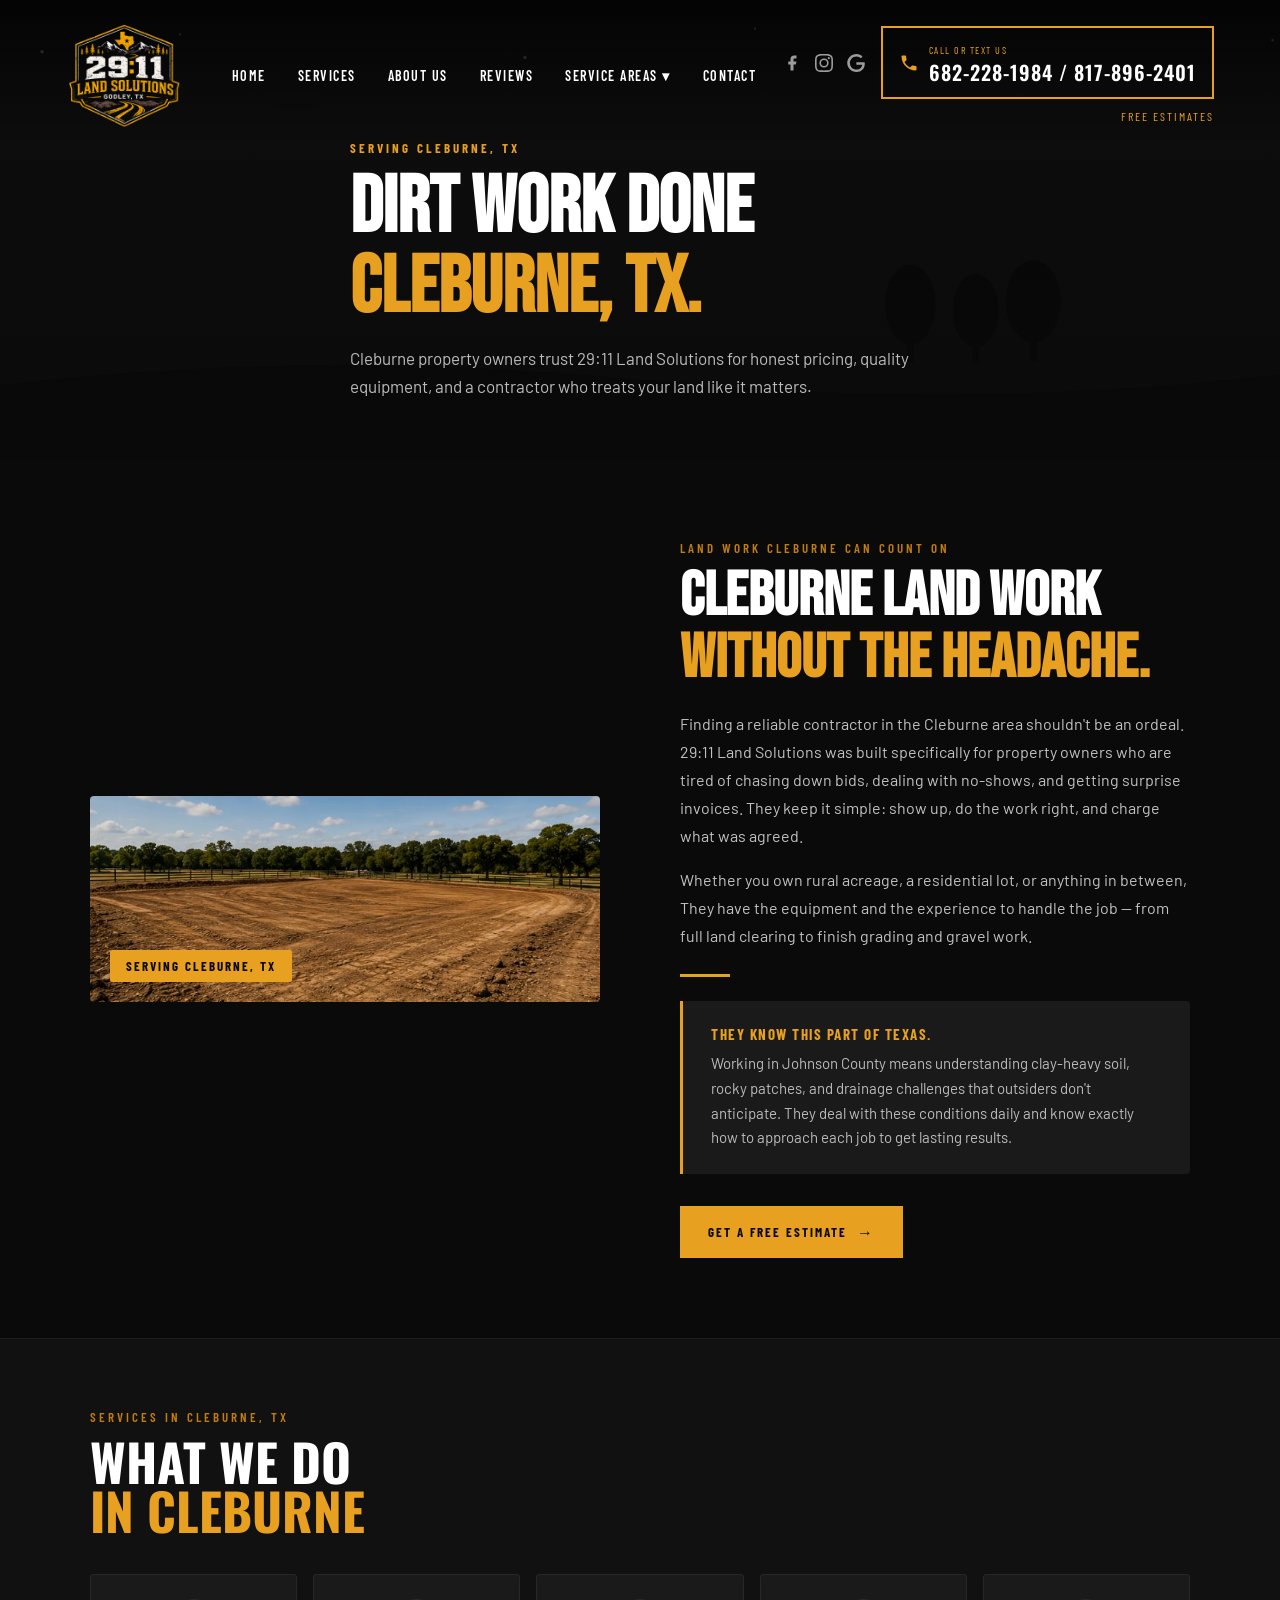
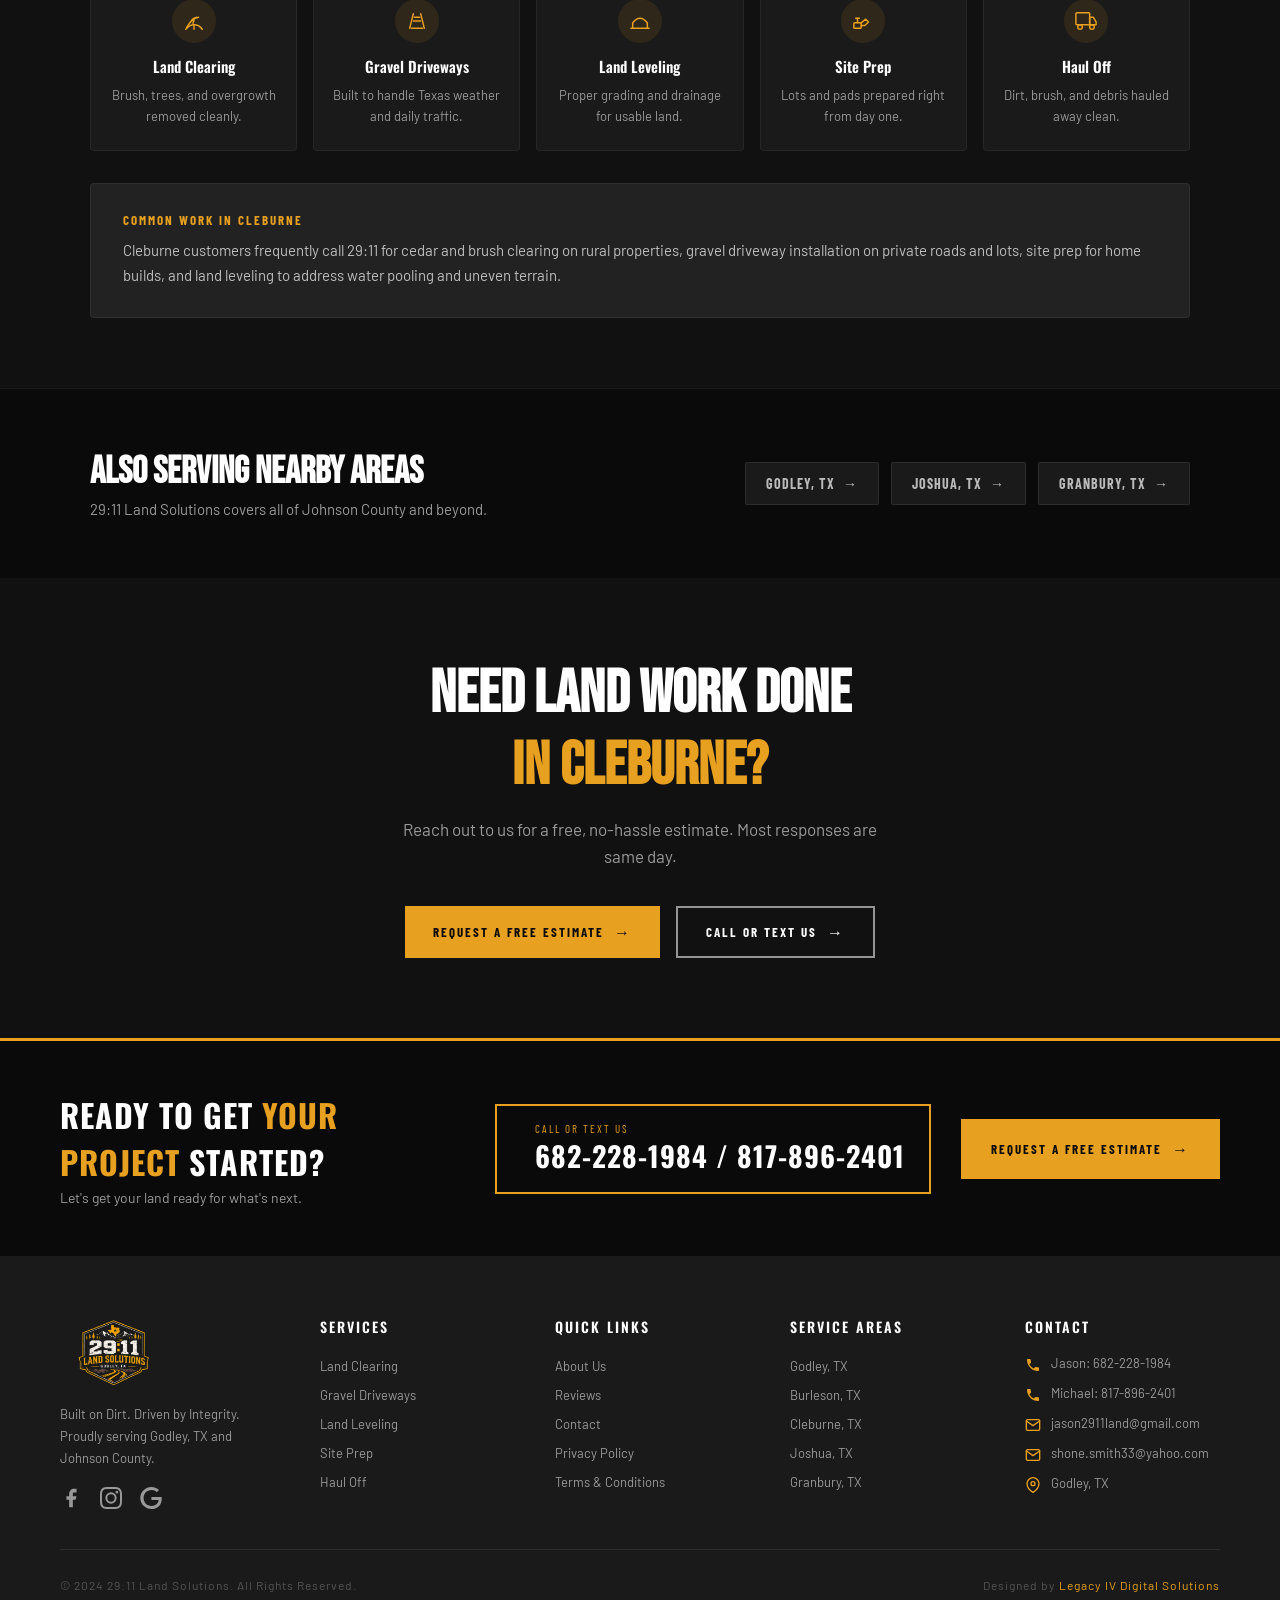
<file: cleburne.html>
<!DOCTYPE html>
<html lang="en">
<head>
  <meta charset="UTF-8" />
  <meta name="viewport" content="width=device-width, initial-scale=1.0"/>
  <title>Land Clearing, Gravel Driveways & More in Cleburne, TX | 29:11 Land Solutions</title>
  <meta name="description" content="29:11 Land Solutions serves Cleburne, TX with professional land clearing, gravel driveways, land leveling, and site prep. Local contractor — honest and reliable.">
  <link rel="preconnect" href="https://fonts.googleapis.com">
  <link rel="preconnect" href="https://fonts.gstatic.com" crossorigin>
  <link href="https://fonts.googleapis.com/css2?family=Bebas+Neue&family=Oswald:wght@400;500;600;700&family=Barlow:wght@400;500;600&family=Barlow+Condensed:wght@600;700&display=swap" rel="stylesheet">
  <link rel="stylesheet" href="styles.css">
  <style>
    .page-hero{position:relative;min-height:340px;display:flex;align-items:flex-end;padding-bottom:60px;background:var(--dark);overflow:hidden}
    .page-hero-bg{position:absolute;inset:0;background-image:url("data:image/svg+xml,%3Csvg%20xmlns='http://www.w3.org/2000/svg'%20viewBox='0%200%201200%20400'%20preserveAspectRatio='xMidYMid%20slice'%3E%20%20%20%3Cdefs%3E%20%20%20%20%20%3ClinearGradient%20id='sky3'%20x1='0'%20y1='0'%20x2='0'%20y2='1'%3E%3Cstop%20offset='0%25'%20stop-color='%25230f0a00'/%3E%3Cstop%20offset='100%25'%20stop-color='%25231a1200'/%3E%3C/linearGradient%3E%20%20%20%3C/defs%3E%20%20%20%3Crect%20width='1200'%20height='400'%20fill='url(%2523sky3)'/%3E%20%20%20%3C%21--%20wide%20open%20rural%20landscape%20--%3E%20%20%20%3Cpath%20d='M0%20340%20Q300%20300%20600%20330%20Q900%20360%201200%20320%20L1200%20400%20L0%20400%20Z'%20fill='%2523120e00'%20opacity='0.9'/%3E%20%20%20%3Cpath%20d='M0%20370%20Q400%20340%20800%20365%20Q1000%20375%201200%20355%20L1200%20400%20L0%20400%20Z'%20fill='%25230a0800'%20opacity='0.95'/%3E%20%20%20%3C%21--%20cedar%20trees%20silhouettes%20(classic%20TX%20cedar)%20--%3E%20%20%20%3Cpath%20d='M820%20290%20Q830%20240%20840%20290%20Z'%20fill='%25230f0d00'%20opacity='0.9'/%3E%20%20%20%3Cellipse%20cx='835'%20cy='265'%20rx='22'%20ry='35'%20fill='%25230d0b00'%20opacity='0.95'/%3E%20%20%20%3Crect%20x='832'%20y='295'%20width='6'%20height='20'%20fill='%25230a0800'/%3E%20%20%20%3Cpath%20d='M880%20295%20Q890%20248%20900%20295%20Z'%20fill='%25230f0d00'%20opacity='0.9'/%3E%20%20%20%3Cellipse%20cx='892'%20cy='270'%20rx='20'%20ry='32'%20fill='%25230d0b00'%20opacity='0.95'/%3E%20%20%20%3Crect%20x='889'%20y='298'%20width='6'%20height='18'%20fill='%25230a0800'/%3E%20%20%20%3Cpath%20d='M930%20288%20Q942%20238%20954%20288%20Z'%20fill='%25230f0d00'%20opacity='0.9'/%3E%20%20%20%3Cellipse%20cx='942'%20cy='262'%20rx='24'%20ry='36'%20fill='%25230d0b00'%20opacity='0.95'/%3E%20%20%20%3Crect%20x='939'%20y='292'%20width='6'%20height='22'%20fill='%25230a0800'/%3E%20%20%20%3C%21--%20rocky%20terrain%20lines%20--%3E%20%20%20%3Cpath%20d='M0%20360%20Q100%20350%20200%20355%20Q300%20360%20400%20352'%20stroke='%2523E8A020'%20stroke-width='1'%20fill='none'%20opacity='0.08'/%3E%20%20%20%3Cpath%20d='M600%20358%20Q700%20348%20800%20355%20Q900%20362%201000%20350'%20stroke='%2523E8A020'%20stroke-width='1'%20fill='none'%20opacity='0.08'/%3E%20%20%20%3C%21--%20wide%20sky%20/%20moon%20--%3E%20%20%20%3Ccircle%20cx='300'%20cy='80'%20r='28'%20fill='none'%20stroke='%2523E8A020'%20stroke-width='1.5'%20opacity='0.18'/%3E%20%20%20%3Ccircle%20cx='300'%20cy='80'%20r='22'%20fill='%2523E8A020'%20opacity='0.04'/%3E%20%20%20%3C%21--%20stars%20--%3E%20%20%20%3Ccircle%20cx='80'%20cy='45'%20r='1.5'%20fill='white'%20opacity='0.5'/%3E%20%20%20%3Ccircle%20cx='200'%20cy='30'%20r='1'%20fill='white'%20opacity='0.4'/%3E%20%20%20%3Ccircle%20cx='500'%20cy='50'%20r='1.5'%20fill='white'%20opacity='0.45'/%3E%20%20%20%3Ccircle%20cx='700'%20cy='25'%20r='1'%20fill='white'%20opacity='0.5'/%3E%20%20%20%3Ccircle%20cx='1000'%20cy='60'%20r='1.5'%20fill='white'%20opacity='0.4'/%3E%20%20%20%3Ccircle%20cx='1150'%20cy='35'%20r='1'%20fill='white'%20opacity='0.5'/%3E%20%3C/svg%3E");background-size:cover;background-position:center center;opacity:1}
    .page-hero-overlay{position:absolute;inset:0;background:linear-gradient(to bottom,rgba(10,10,10,0.45) 0%,rgba(10,10,10,0.93) 100%)}
    .page-hero-content{position:relative;max-width:900px;margin:0 auto;padding:0 40px;padding-top:140px}
    .page-hero-label{font-family:'Barlow Condensed',sans-serif;font-size:13px;font-weight:700;letter-spacing:3px;text-transform:uppercase;color:var(--gold);margin-bottom:12px}
    .page-hero-title{font-family:'Bebas Neue',sans-serif;font-size:clamp(46px,7vw,80px);line-height:1;color:var(--white);margin:0 0 16px}
    .page-hero-title span{color:var(--gold)}
    .page-hero-sub{font-size:17px;color:rgba(255,255,255,0.72);max-width:580px;line-height:1.65}
    .city-intro{background:var(--black);padding:80px 40px}
    .city-intro-inner{max-width:1100px;margin:0 auto;display:grid;grid-template-columns:1fr 1fr;gap:80px;align-items:center}
    .city-img{position:relative;border-radius:4px;overflow:hidden;background:var(--black)}
    .city-img img{width:100%;display:block;border-radius:0;filter:brightness(0.9) contrast(1.05)}
    .city-img-badge{position:absolute;bottom:20px;left:20px;background:var(--gold);color:var(--black);font-family:'Barlow Condensed',sans-serif;font-size:13px;font-weight:700;letter-spacing:2px;text-transform:uppercase;padding:8px 16px;border-radius:2px}
    .city-text .section-label{margin-bottom:10px}
    .city-h2{font-family:'Bebas Neue',sans-serif;font-size:clamp(40px,5vw,62px);line-height:1;color:var(--white);margin:0 0 20px}
    .city-h2 span{color:var(--gold)}
    .city-body{font-size:16px;line-height:1.75;color:rgba(255,255,255,0.75);margin-bottom:16px}
    .city-divider{width:50px;height:3px;background:var(--gold);margin:24px 0}
    .angle-box{background:var(--dark2);border-left:3px solid var(--gold);padding:24px 28px;border-radius:0 4px 4px 0;margin:24px 0 32px}
    .angle-box strong{display:block;font-family:'Barlow Condensed',sans-serif;font-size:15px;font-weight:700;letter-spacing:1.5px;text-transform:uppercase;color:var(--gold);margin-bottom:8px}
    .angle-box p{font-size:15px;line-height:1.65;color:rgba(255,255,255,0.7);margin:0}
    .services-city{background:var(--dark);padding:70px 40px;border-top:1px solid rgba(255,255,255,0.06)}
    .services-city-inner{max-width:1100px;margin:0 auto}
    .services-city .section-heading{color:var(--white)}
    .services-city-grid{display:grid;grid-template-columns:repeat(5,1fr);gap:16px;margin-top:40px}
    .svc-tile{background:var(--dark2);border:1px solid rgba(255,255,255,0.06);border-radius:4px;padding:24px 18px;text-align:center;transition:border-color 0.2s,transform 0.2s}
    .svc-tile:hover{border-color:rgba(232,160,32,0.35);transform:translateY(-3px)}
    .svc-tile-icon{width:44px;height:44px;background:rgba(232,160,32,0.1);border-radius:50%;display:flex;align-items:center;justify-content:center;margin:0 auto 12px}
    .svc-tile-icon svg{width:22px;height:22px;color:var(--gold)}
    .svc-tile-name{font-family:'Oswald',sans-serif;font-size:15px;font-weight:600;color:var(--white);margin-bottom:8px}
    .svc-tile-desc{font-size:13px;color:var(--text-muted);line-height:1.55}
    .services-city-focus{background:var(--dark3);border-radius:4px;padding:28px 32px;margin-top:32px;border:1px solid rgba(255,255,255,0.06)}
    .services-city-focus strong{display:block;font-family:'Barlow Condensed',sans-serif;font-size:13px;font-weight:700;letter-spacing:2px;text-transform:uppercase;color:var(--gold);margin-bottom:10px}
    .services-city-focus p{font-size:15px;line-height:1.7;color:rgba(255,255,255,0.7);margin:0}
    .nearby-section{background:var(--black);padding:60px 40px;border-top:1px solid rgba(255,255,255,0.06)}
    .nearby-inner{max-width:1100px;margin:0 auto;display:flex;align-items:center;justify-content:space-between;gap:32px;flex-wrap:wrap}
    .nearby-text h3{font-family:'Bebas Neue',sans-serif;font-size:clamp(26px,3vw,38px);color:var(--white);margin:0 0 6px}
    .nearby-text p{font-size:15px;color:var(--text-muted)}
    .nearby-links{display:flex;gap:12px;flex-wrap:wrap}
    .nearby-link{display:inline-flex;align-items:center;gap:8px;background:var(--dark2);border:1px solid rgba(255,255,255,0.08);color:rgba(255,255,255,0.7);font-family:'Barlow Condensed',sans-serif;font-size:14px;font-weight:700;letter-spacing:1px;text-transform:uppercase;padding:12px 20px;border-radius:2px;text-decoration:none;transition:all 0.2s}
    .nearby-link:hover{border-color:var(--gold);color:var(--gold)}
    .city-cta{background:var(--dark);padding:80px 40px;text-align:center}
    .city-cta h2{font-family:'Bebas Neue',sans-serif;font-size:clamp(36px,5vw,60px);color:var(--white);margin-bottom:14px}
    .city-cta h2 span{color:var(--gold)}
    .city-cta p{font-size:17px;color:var(--text-muted);max-width:500px;margin:0 auto 36px;line-height:1.6}
    .city-cta-btns{display:flex;gap:16px;justify-content:center;flex-wrap:wrap}
    @media(max-width:768px){
      .city-intro{padding:60px 20px}.city-intro-inner{grid-template-columns:1fr;gap:36px}
      .services-city{padding:60px 20px}.services-city-grid{grid-template-columns:1fr 1fr}
      .nearby-section{padding:50px 20px}.nearby-inner{flex-direction:column;align-items:flex-start}
      .city-cta{padding:60px 20px}.page-hero-content{padding:0 20px;padding-top:120px}
    }
    @media(max-width:480px){.services-city-grid{grid-template-columns:1fr}}
  </style>
</head>
<body>

<a href="tel:6822281984" class="mobile-phone-bar">
  <svg width="16" height="16" viewBox="0 0 24 24" fill="currentColor"><path d="M6.62 10.79c1.44 2.83 3.76 5.14 6.59 6.59l2.2-2.2c.27-.27.67-.36 1.02-.24 1.12.37 2.33.57 3.57.57.55 0 1 .45 1 1V20c0 .55-.45 1-1 1-9.39 0-17-7.61-17-17 0-.55.45-1 1-1h3.5c.55 0 1 .45 1 1 0 1.25.2 2.45.57 3.57.11.35.03.74-.25 1.02l-2.2 2.2z"/></svg>
  Jason: 682-228-1984 · Michael: 817-896-2401
</a>
<nav>
  <a href="index.html" class="nav-logo"><img src="shield.png" alt="29:11 Land Solutions Logo"></a>
  <ul class="nav-links" id="nav-links">
    <li><a href="index.html">Home</a></li>
    <li><a href="index.html#services">Services</a></li>
    <li><a href="about.html">About Us</a></li>
    <li><a href="reviews.html">Reviews</a></li>
    <li class="has-dropdown"><a href="#">Service Areas ▾</a>
      <ul class="dropdown">
        <li><a href="godley.html">Godley, TX</a></li>
        <li><a href="burleson.html">Burleson, TX</a></li>
        <li><a href="cleburne.html">Cleburne, TX</a></li>
        <li><a href="joshua.html">Joshua, TX</a></li>
        <li><a href="granbury.html">Granbury, TX</a></li>
      </ul>
    </li>
    <li><a href="index.html#contact-form">Contact</a></li>
  </ul>
  <div class="nav-right">
    <div class="nav-right-top">
      <ul class="nav-social-links">
        <li><a href="https://www.facebook.com/profile.php?id=61590363667476" title="Facebook" target="_blank" rel="noopener"><svg viewBox="0 0 24 24" fill="currentColor"><path d="M18 2h-3a5 5 0 0 0-5 5v3H7v4h3v8h4v-8h3l1-4h-4V7a1 1 0 0 1 1-1h3z"/></svg></a></li>
        <li><a href="https://www.instagram.com/2911_land_solutions/" title="Instagram" target="_blank" rel="noopener"><svg viewBox="0 0 24 24" fill="currentColor"><path d="M12 2.163c3.204 0 3.584.012 4.85.07 3.252.148 4.771 1.691 4.919 4.919.058 1.265.069 1.645.069 4.849 0 3.205-.012 3.584-.069 4.849-.149 3.225-1.664 4.771-4.919 4.919-1.266.058-1.644.07-4.85.07-3.204 0-3.584-.012-4.849-.07-3.26-.149-4.771-1.699-4.919-4.92-.058-1.265-.07-1.644-.07-4.849 0-3.204.013-3.583.07-4.849.149-3.227 1.664-4.771 4.919-4.919 1.266-.057 1.645-.069 4.849-.069zm0-2.163c-3.259 0-3.667.014-4.947.072-4.358.2-6.78 2.618-6.98 6.98-.059 1.281-.073 1.689-.073 4.948 0 3.259.014 3.668.072 4.948.2 4.358 2.618 6.78 6.98 6.98 1.281.058 1.689.072 4.948.072 3.259 0 3.668-.014 4.948-.072 4.354-.2 6.782-2.618 6.979-6.98.059-1.28.073-1.689.073-4.948 0-3.259-.014-3.667-.072-4.947-.196-4.354-2.617-6.78-6.979-6.98-1.281-.059-1.69-.073-4.949-.073zm0 5.838a6.162 6.162 0 1 0 0 12.324 6.162 6.162 0 0 0 0-12.324zm0 10.162a4 4 0 1 1 0-8 4 4 0 0 1 0 8zm6.406-11.845a1.44 1.44 0 1 0 0 2.881 1.44 1.44 0 0 0 0-2.881z"/></svg></a></li>
        <li><a href="#" title="Google" target="_blank" rel="noopener"><svg viewBox="0 0 24 24" fill="currentColor"><path d="M12.48 10.92v3.28h7.84c-.24 1.84-.853 3.187-1.787 4.133-1.147 1.147-2.933 2.4-6.053 2.4-4.827 0-8.6-3.893-8.6-8.72s3.773-8.72 8.6-8.72c2.6 0 4.507 1.027 5.907 2.347l2.307-2.307C18.747 1.44 16.133 0 12.48 0 5.867 0 .307 5.387.307 12s5.56 12 12.173 12c3.573 0 6.267-1.173 8.373-3.36 2.16-2.16 2.84-5.213 2.84-7.667 0-.76-.053-1.467-.173-2.053H12.48z"/></svg></a></li>
      </ul>
      <a href="tel:6822281984" class="nav-cta">
        <svg class="nav-phone-svg" viewBox="0 0 24 24" fill="currentColor"><path d="M6.62 10.79c1.44 2.83 3.76 5.14 6.59 6.59l2.2-2.2c.27-.27.67-.36 1.02-.24 1.12.37 2.33.57 3.57.57.55 0 1 .45 1 1V20c0 .55-.45 1-1 1-9.39 0-17-7.61-17-17 0-.55.45-1 1-1h3.5c.55 0 1 .45 1 1 0 1.25.2 2.45.57 3.57.11.35.03.74-.25 1.02l-2.2 2.2z"/></svg>
        <div><span class="nav-cta-label">Call or Text Us</span><br><span class="nav-cta-number">682-228-1984 / 817-896-2401</span></div>
      </a>
    </div>
    <span class="nav-free-est">Free Estimates</span>
  </div>
  <div class="mobile-nav-right">
    <ul class="nav-social-mobile">
      <li><a href="https://www.facebook.com/profile.php?id=61590363667476" title="Facebook" target="_blank" rel="noopener"><svg viewBox="0 0 24 24" fill="currentColor"><path d="M18 2h-3a5 5 0 0 0-5 5v3H7v4h3v8h4v-8h3l1-4h-4V7a1 1 0 0 1 1-1h3z"/></svg></a></li>
      <li><a href="https://www.instagram.com/2911_land_solutions/" title="Instagram" target="_blank" rel="noopener"><svg viewBox="0 0 24 24" fill="currentColor"><path d="M12 2.163c3.204 0 3.584.012 4.85.07 3.252.148 4.771 1.691 4.919 4.919.058 1.265.069 1.645.069 4.849 0 3.205-.012 3.584-.069 4.849-.149 3.225-1.664 4.771-4.919 4.919-1.266.058-1.644.07-4.85.07-3.204 0-3.584-.012-4.849-.07-3.26-.149-4.771-1.699-4.919-4.92-.058-1.265-.07-1.644-.07-4.849 0-3.204.013-3.583.07-4.849.149-3.227 1.664-4.771 4.919-4.919 1.266-.057 1.645-.069 4.849-.069zm0-2.163c-3.259 0-3.667.014-4.947.072-4.358.2-6.78 2.618-6.98 6.98-.059 1.281-.073 1.689-.073 4.948 0 3.259.014 3.668.072 4.948.2 4.358 2.618 6.78 6.98 6.98 1.281.058 1.689.072 4.948.072 3.259 0 3.668-.014 4.948-.072 4.354-.2 6.782-2.618 6.979-6.98.059-1.28.073-1.689.073-4.948 0-3.259-.014-3.667-.072-4.947-.196-4.354-2.617-6.78-6.979-6.98-1.281-.059-1.69-.073-4.949-.073zm0 5.838a6.162 6.162 0 1 0 0 12.324 6.162 6.162 0 0 0 0-12.324zm0 10.162a4 4 0 1 1 0-8 4 4 0 0 1 0 8zm6.406-11.845a1.44 1.44 0 1 0 0 2.881 1.44 1.44 0 0 0 0-2.881z"/></svg></a></li>
      <li><a href="#" title="Google" target="_blank" rel="noopener"><svg viewBox="0 0 24 24" fill="currentColor"><path d="M12.48 10.92v3.28h7.84c-.24 1.84-.853 3.187-1.787 4.133-1.147 1.147-2.933 2.4-6.053 2.4-4.827 0-8.6-3.893-8.6-8.72s3.773-8.72 8.6-8.72c2.6 0 4.507 1.027 5.907 2.347l2.307-2.307C18.747 1.44 16.133 0 12.48 0 5.867 0 .307 5.387.307 12s5.56 12 12.173 12c3.573 0 6.267-1.173 8.373-3.36 2.16-2.16 2.84-5.213 2.84-7.667 0-.76-.053-1.467-.173-2.053H12.48z"/></svg></a></li>
    </ul>
    <button class="hamburger" id="hamburger" aria-label="Open menu"><span></span><span></span><span></span></button>
  </div>
</nav>

<section class="page-hero">
  <div class="page-hero-bg"></div>
  <div class="page-hero-overlay"></div>
  <div class="page-hero-content">
    <p class="page-hero-label">Serving Cleburne, TX</p>
    <h1 class="page-hero-title">Dirt Work Done<br>
        <span>Cleburne, TX.</span></h1>
    <p class="page-hero-sub">Cleburne property owners trust 29:11 Land Solutions for honest pricing, quality equipment, and a contractor who treats your land like it matters.</p>
  </div>
</section>

<section class="city-intro">
  <div class="city-intro-inner">
    <div class="city-img">
      <img src="land1.png" alt="29:11 Land Solutions serving Cleburne, TX">
      <div class="city-img-badge">Serving Cleburne, TX</div>
    </div>
    <div class="city-text">
      <p class="section-label">Land Work Cleburne Can Count On</p>
      <h2 class="city-h2">Cleburne Land Work<br><span>Without the Headache.</span></h2>
      <p class="city-body">Finding a reliable contractor in the Cleburne area shouldn't be an ordeal. 29:11 Land Solutions was built specifically for property owners who are tired of chasing down bids, dealing with no-shows, and getting surprise invoices. They keep it simple: show up, do the work right, and charge what was agreed.</p>
      <p class="city-body">Whether you own rural acreage, a residential lot, or anything in between, They have the equipment and the experience to handle the job — from full land clearing to finish grading and gravel work.</p>
      <div class="city-divider"></div>
      <div class="angle-box">
        <strong>They Know This Part of Texas.</strong>
        <p>Working in Johnson County means understanding clay-heavy soil, rocky patches, and drainage challenges that outsiders don't anticipate. They deal with these conditions daily and know exactly how to approach each job to get lasting results.</p>
      </div>
      <a href="index.html#contact-form" class="btn-primary">Get a Free Estimate <span class="arrow">→</span></a>
    </div>
  </div>
</section>

<section class="services-city">
  <div class="services-city-inner">
    <p class="section-label">Services in Cleburne, TX</p>
    <h2 class="section-heading">What We Do<br><span class="text-gold">in Cleburne</span></h2>
    <div class="services-city-grid">
      <div class="svc-tile">
        <div class="svc-tile-icon"><svg viewBox="0 0 24 24" fill="none" stroke="currentColor" stroke-width="1.6" stroke-linecap="round" stroke-linejoin="round"><path d="M17 8C8 10 5.9 16.17 3.82 19.5"/><path d="M9.22 11.3c.8-1.3 2.34-2.8 5.78-3.3"/><path d="M10.9 14.5c.2-.8.6-2.1 1.1-3.2"/><path d="M3 21c2-2.5 5-5 9-5s7.5 2.5 9 5"/><line x1="12" y1="16" x2="12" y2="21"/></svg></div>
        <div class="svc-tile-name">Land Clearing</div>
        <p class="svc-tile-desc">Brush, trees, and overgrowth removed cleanly.</p>
      </div>
      <div class="svc-tile">
        <div class="svc-tile-icon"><svg viewBox="0 0 24 24" fill="none" stroke="currentColor" stroke-width="1.6" stroke-linecap="round" stroke-linejoin="round"><path d="M4 20 L8 4"/><path d="M20 20 L16 4"/><path d="M8 12 L16 12"/><path d="M6 20 L18 20"/><path d="M9 8 L15 8"/></svg></div>
        <div class="svc-tile-name">Gravel Driveways</div>
        <p class="svc-tile-desc">Built to handle Texas weather and daily traffic.</p>
      </div>
      <div class="svc-tile">
        <div class="svc-tile-icon"><svg viewBox="0 0 24 24" fill="none" stroke="currentColor" stroke-width="1.6" stroke-linecap="round" stroke-linejoin="round"><path d="M2 20 L22 20"/><path d="M4 20 L4 14"/><path d="M20 20 L20 14"/><path d="M4 14 Q12 4 20 14"/></svg></div>
        <div class="svc-tile-name">Land Leveling</div>
        <p class="svc-tile-desc">Proper grading and drainage for usable land.</p>
      </div>
      <div class="svc-tile">
        <div class="svc-tile-icon"><svg viewBox="0 0 24 24" fill="none" stroke="currentColor" stroke-width="1.6" stroke-linecap="round" stroke-linejoin="round"><rect x="2" y="14" width="8" height="6" rx="1"/><path d="M10 17h4l4-4-3-3-5 4"/><path d="M6 14V9"/><path d="M4 9h4"/></svg></div>
        <div class="svc-tile-name">Site Prep</div>
        <p class="svc-tile-desc">Lots and pads prepared right from day one.</p>
      </div>
      <div class="svc-tile">
        <div class="svc-tile-icon"><svg viewBox="0 0 24 24" fill="none" stroke="currentColor" stroke-width="1.6" stroke-linecap="round" stroke-linejoin="round"><rect x="1" y="3" width="15" height="13" rx="1"/><path d="M16 8h4l3 5v3h-7V8z"/><circle cx="5.5" cy="18.5" r="2.5"/><circle cx="18.5" cy="18.5" r="2.5"/></svg></div>
        <div class="svc-tile-name">Haul Off</div>
        <p class="svc-tile-desc">Dirt, brush, and debris hauled away clean.</p>
      </div>
    </div>
    <div class="services-city-focus">
      <strong>Common Work in Cleburne</strong>
      <p>Cleburne customers frequently call 29:11 for cedar and brush clearing on rural properties, gravel driveway installation on private roads and lots, site prep for home builds, and land leveling to address water pooling and uneven terrain.</p>
    </div>
  </div>
</section>

<section class="nearby-section">
  <div class="nearby-inner">
    <div class="nearby-text">
      <h3>Also Serving Nearby Areas</h3>
      <p>29:11 Land Solutions covers all of Johnson County and beyond.</p>
    </div>
    <div class="nearby-links">
      <a href="godley.html" class="nearby-link">Godley, TX <span>→</span></a>
      <a href="joshua.html" class="nearby-link">Joshua, TX <span>→</span></a>
      <a href="granbury.html" class="nearby-link">Granbury, TX <span>→</span></a>
    </div>
  </div>
</section>

<section class="city-cta">
  <h2>Need Land Work Done<br><span>in Cleburne?</span></h2>
  <p>Reach out to us for a free, no-hassle estimate. Most responses are same day.</p>
  <div class="city-cta-btns">
    <a href="index.html#contact-form" class="btn-primary">Request a Free Estimate <span class="arrow">→</span></a>
    <a href="tel:6822281984" class="btn-secondary">Call or Text Us <span class="arrow">→</span></a>
  </div>
</section>

<section class="cta-banner">
  <div class="cta-banner-text">
    <h2 class="cta-banner-heading">Ready to Get <em>Your Project</em> Started?</h2>
    <p class="cta-banner-sub">Let's get your land ready for what's next.</p>
  </div>
  <a href="tel:6822281984" class="cta-phone-block">
    <svg class="cta-phone-icon" viewBox="0 0 24 24" fill="currentColor"><path d="M6.62 10.79c1.44 2.83 3.76 5.14 6.59 6.59l2.2-2.2c.27-.27.67-.36 1.02-.24 1.12.37 2.33.57 3.57.57.55 0 1 .45 1 1V20c0 .55-.45 1-1 1-9.39 0-17-7.61-17-17 0-.55.45-1 1-1h3.5c.55 0 1 .45 1 1 0 1.25.2 2.45.57 3.57.11.35.03.74-.25 1.02l-2.2 2.2z"/></svg>
    <div><div class="cta-phone-label">Call or Text Us</div><div class="cta-phone-number">682-228-1984 / 817-896-2401</div></div>
  </a>
  <a href="index.html#contact-form" class="btn-primary cta-btn-large">Request a Free Estimate <span class="arrow">→</span></a>
</section>
<footer>
  <div class="footer-grid">
    <div class="footer-brand">
      <a href="index.html"><img src="shield.png" alt="29:11 Land Solutions" class="footer-logo"></a>
      <p class="footer-brand-desc">Built on Dirt. Driven by Integrity. Proudly serving Godley, TX and Johnson County.</p>
      <ul class="social-links">
        <li><a href="https://www.facebook.com/profile.php?id=61590363667476" title="Facebook" target="_blank" rel="noopener"><svg viewBox="0 0 24 24" fill="currentColor"><path d="M18 2h-3a5 5 0 0 0-5 5v3H7v4h3v8h4v-8h3l1-4h-4V7a1 1 0 0 1 1-1h3z"/></svg></a></li>
        <li><a href="https://www.instagram.com/2911_land_solutions/" title="Instagram" target="_blank" rel="noopener"><svg viewBox="0 0 24 24" fill="currentColor"><path d="M12 2.163c3.204 0 3.584.012 4.85.07 3.252.148 4.771 1.691 4.919 4.919.058 1.265.069 1.645.069 4.849 0 3.205-.012 3.584-.069 4.849-.149 3.225-1.664 4.771-4.919 4.919-1.266.058-1.644.07-4.85.07-3.204 0-3.584-.012-4.849-.07-3.26-.149-4.771-1.699-4.919-4.92-.058-1.265-.07-1.644-.07-4.849 0-3.204.013-3.583.07-4.849.149-3.227 1.664-4.771 4.919-4.919 1.266-.057 1.645-.069 4.849-.069zm0-2.163c-3.259 0-3.667.014-4.947.072-4.358.2-6.78 2.618-6.98 6.98-.059 1.281-.073 1.689-.073 4.948 0 3.259.014 3.668.072 4.948.2 4.358 2.618 6.78 6.98 6.98 1.281.058 1.689.072 4.948.072 3.259 0 3.668-.014 4.948-.072 4.354-.2 6.782-2.618 6.979-6.98.059-1.28.073-1.689.073-4.948 0-3.259-.014-3.667-.072-4.947-.196-4.354-2.617-6.78-6.979-6.98-1.281-.059-1.69-.073-4.949-.073zm0 5.838a6.162 6.162 0 1 0 0 12.324 6.162 6.162 0 0 0 0-12.324zm0 10.162a4 4 0 1 1 0-8 4 4 0 0 1 0 8zm6.406-11.845a1.44 1.44 0 1 0 0 2.881 1.44 1.44 0 0 0 0-2.881z"/></svg></a></li>
        <li><a href="#" title="Google" target="_blank" rel="noopener"><svg viewBox="0 0 24 24" fill="currentColor"><path d="M12.48 10.92v3.28h7.84c-.24 1.84-.853 3.187-1.787 4.133-1.147 1.147-2.933 2.4-6.053 2.4-4.827 0-8.6-3.893-8.6-8.72s3.773-8.72 8.6-8.72c2.6 0 4.507 1.027 5.907 2.347l2.307-2.307C18.747 1.44 16.133 0 12.48 0 5.867 0 .307 5.387.307 12s5.56 12 12.173 12c3.573 0 6.267-1.173 8.373-3.36 2.16-2.16 2.84-5.213 2.84-7.667 0-.76-.053-1.467-.173-2.053H12.48z"/></svg></a></li>
      </ul>
    </div>
    <div><div class="footer-col-title">Services</div><ul class="footer-links"><li><a href="index.html#services">Land Clearing</a></li><li><a href="index.html#services">Gravel Driveways</a></li><li><a href="index.html#services">Land Leveling</a></li><li><a href="index.html#services">Site Prep</a></li><li><a href="index.html#services">Haul Off</a></li></ul></div>
    <div><div class="footer-col-title">Quick Links</div><ul class="footer-links"><li><a href="about.html">About Us</a></li><li><a href="reviews.html">Reviews</a></li><li><a href="index.html#contact-form">Contact</a></li><li><a href="privacy-policy.html">Privacy Policy</a></li><li><a href="terms.html">Terms &amp; Conditions</a></li></ul></div>
    <div><div class="footer-col-title">Service Areas</div><ul class="footer-links"><li><a href="godley.html">Godley, TX</a></li><li><a href="burleson.html">Burleson, TX</a></li><li><a href="cleburne.html">Cleburne, TX</a></li><li><a href="joshua.html">Joshua, TX</a></li><li><a href="granbury.html">Granbury, TX</a></li></ul></div>
    <div><div class="footer-col-title">Contact</div><div class="footer-contact-item"><svg class="icon-svg" viewBox="0 0 24 24" fill="currentColor"><path d="M6.62 10.79c1.44 2.83 3.76 5.14 6.59 6.59l2.2-2.2c.27-.27.67-.36 1.02-.24 1.12.37 2.33.57 3.57.57.55 0 1 .45 1 1V20c0 .55-.45 1-1 1-9.39 0-17-7.61-17-17 0-.55.45-1 1-1h3.5c.55 0 1 .45 1 1 0 1.25.2 2.45.57 3.57.11.35.03.74-.25 1.02l-2.2 2.2z"/></svg><span>Jason: 682-228-1984</span></div><div class="footer-contact-item"><svg class="icon-svg" viewBox="0 0 24 24" fill="currentColor"><path d="M6.62 10.79c1.44 2.83 3.76 5.14 6.59 6.59l2.2-2.2c.27-.27.67-.36 1.02-.24 1.12.37 2.33.57 3.57.57.55 0 1 .45 1 1V20c0 .55-.45 1-1 1-9.39 0-17-7.61-17-17 0-.55.45-1 1-1h3.5c.55 0 1 .45 1 1 0 1.25.2 2.45.57 3.57.11.35.03.74-.25 1.02l-2.2 2.2z"/></svg><span>Michael: 817-896-2401</span></div><div class="footer-contact-item"><svg class="icon-svg" viewBox="0 0 24 24" fill="none" stroke="currentColor" stroke-width="2" stroke-linecap="round" stroke-linejoin="round"><path d="M4 4h16c1.1 0 2 .9 2 2v12c0 1.1-.9 2-2 2H4c-1.1 0-2-.9-2-2V6c0-1.1.9-2 2-2z"/><polyline points="22,6 12,13 2,6"/></svg><span>jason2911land@gmail.com</span></div><div class="footer-contact-item"><svg class="icon-svg" viewBox="0 0 24 24" fill="none" stroke="currentColor" stroke-width="2" stroke-linecap="round" stroke-linejoin="round"><path d="M4 4h16c1.1 0 2 .9 2 2v12c0 1.1-.9 2-2 2H4c-1.1 0-2-.9-2-2V6c0-1.1.9-2 2-2z"/><polyline points="22,6 12,13 2,6"/></svg><span>shone.smith33@yahoo.com</span></div><div class="footer-contact-item"><svg class="icon-svg" viewBox="0 0 24 24" fill="none" stroke="currentColor" stroke-width="2" stroke-linecap="round" stroke-linejoin="round"><path d="M21 10c0 7-9 13-9 13s-9-6-9-13a9 9 0 0 1 18 0z"/><circle cx="12" cy="10" r="3"/></svg><span>Godley, TX</span></div></div>
  </div>
  <div class="footer-bottom">
    <div class="footer-bottom-left">&copy; 2024 29:11 Land Solutions. All Rights Reserved.</div>
    <div class="footer-bottom-right">Designed by <a href="https://legacyivdigital.com" target="_blank" rel="noopener">Legacy IV Digital Solutions</a></div>
  </div>
</footer>
<a href="index.html#contact-form" class="sticky-cta" id="sticky-cta">Request a Free Estimate <span class="arrow">&#x2192;</span></a>
<script>
  const stickyCta = document.getElementById('sticky-cta');
  window.addEventListener('scroll', () => { stickyCta.classList.toggle('visible', window.scrollY > 400); });
  const hamburger = document.getElementById('hamburger');
  const navLinks = document.getElementById('nav-links');
  hamburger.addEventListener('click', () => { hamburger.classList.toggle('open'); navLinks.classList.toggle('mobile-open'); });
  navLinks.querySelectorAll('a').forEach(link => {
    link.addEventListener('click', () => {
      hamburger.classList.remove('open');
      navLinks.classList.remove('mobile-open');
    });
  });
</script>
</body>
</html>
</file>
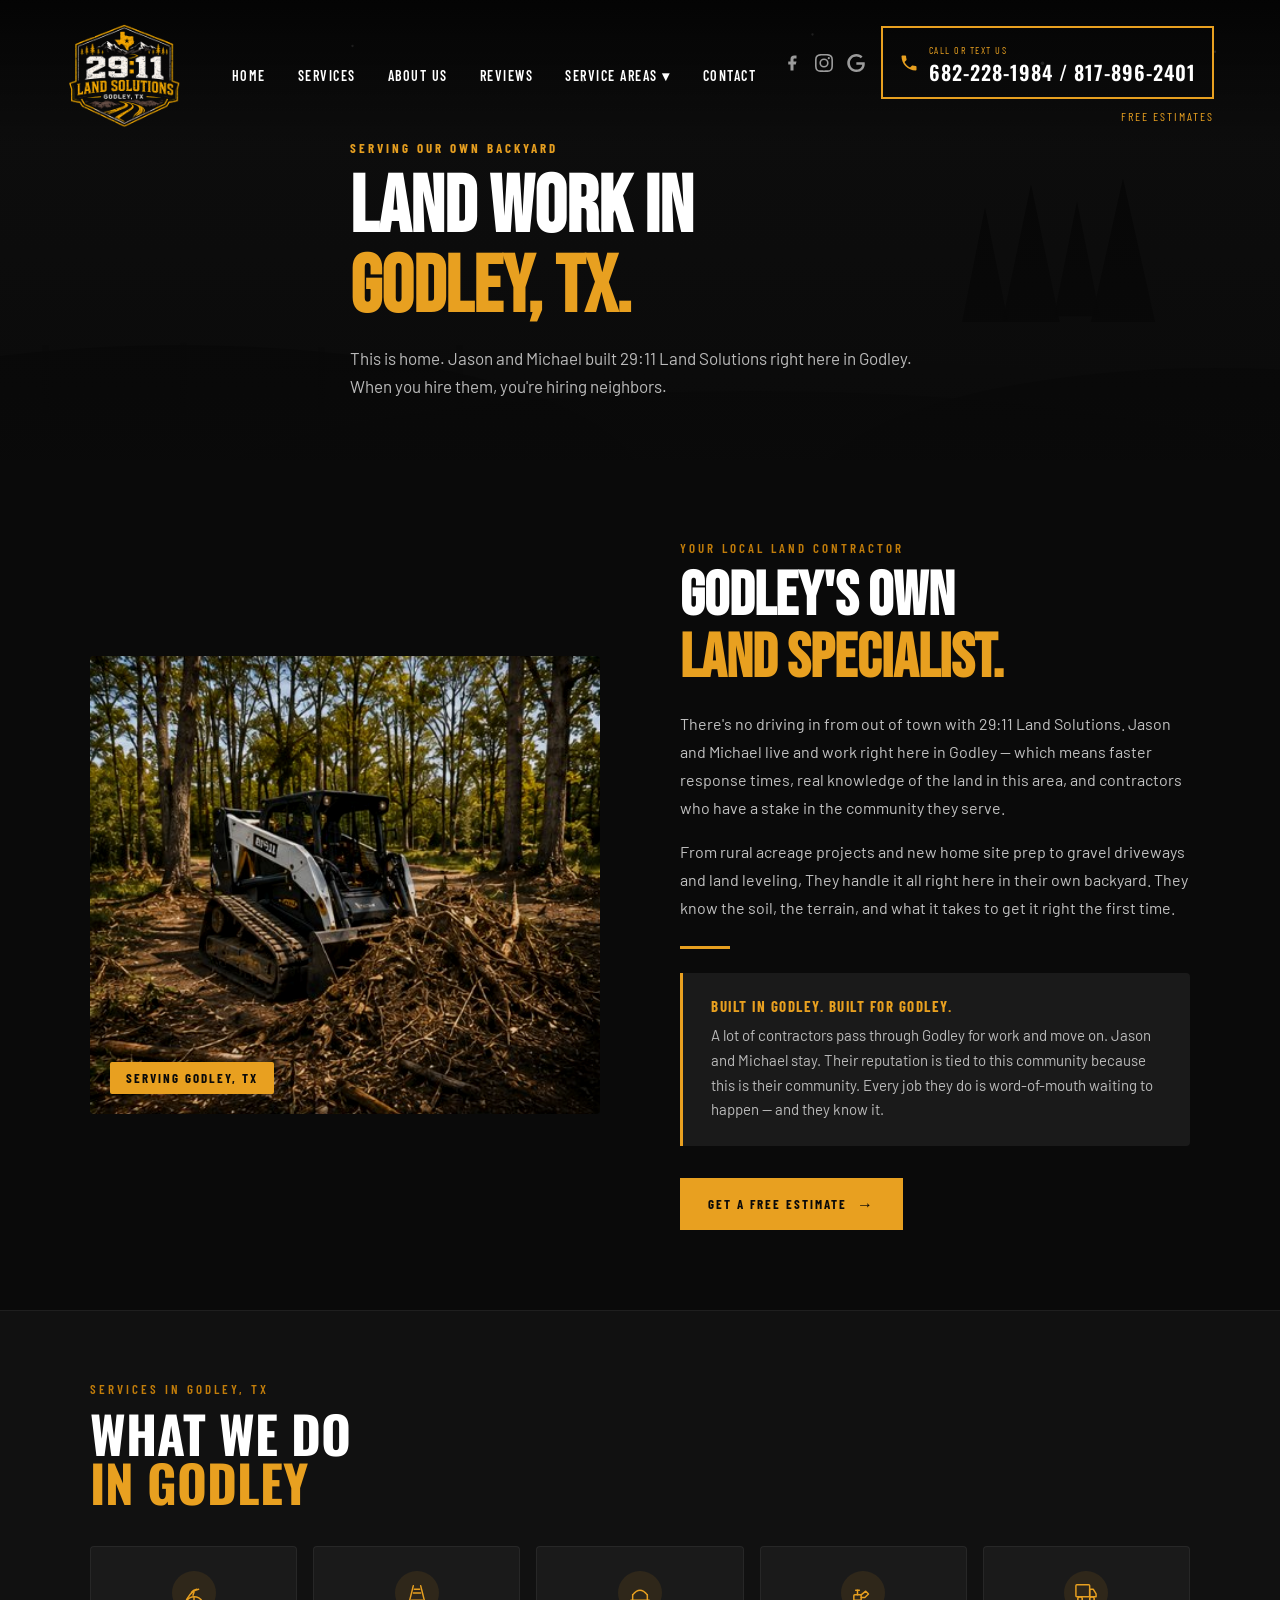
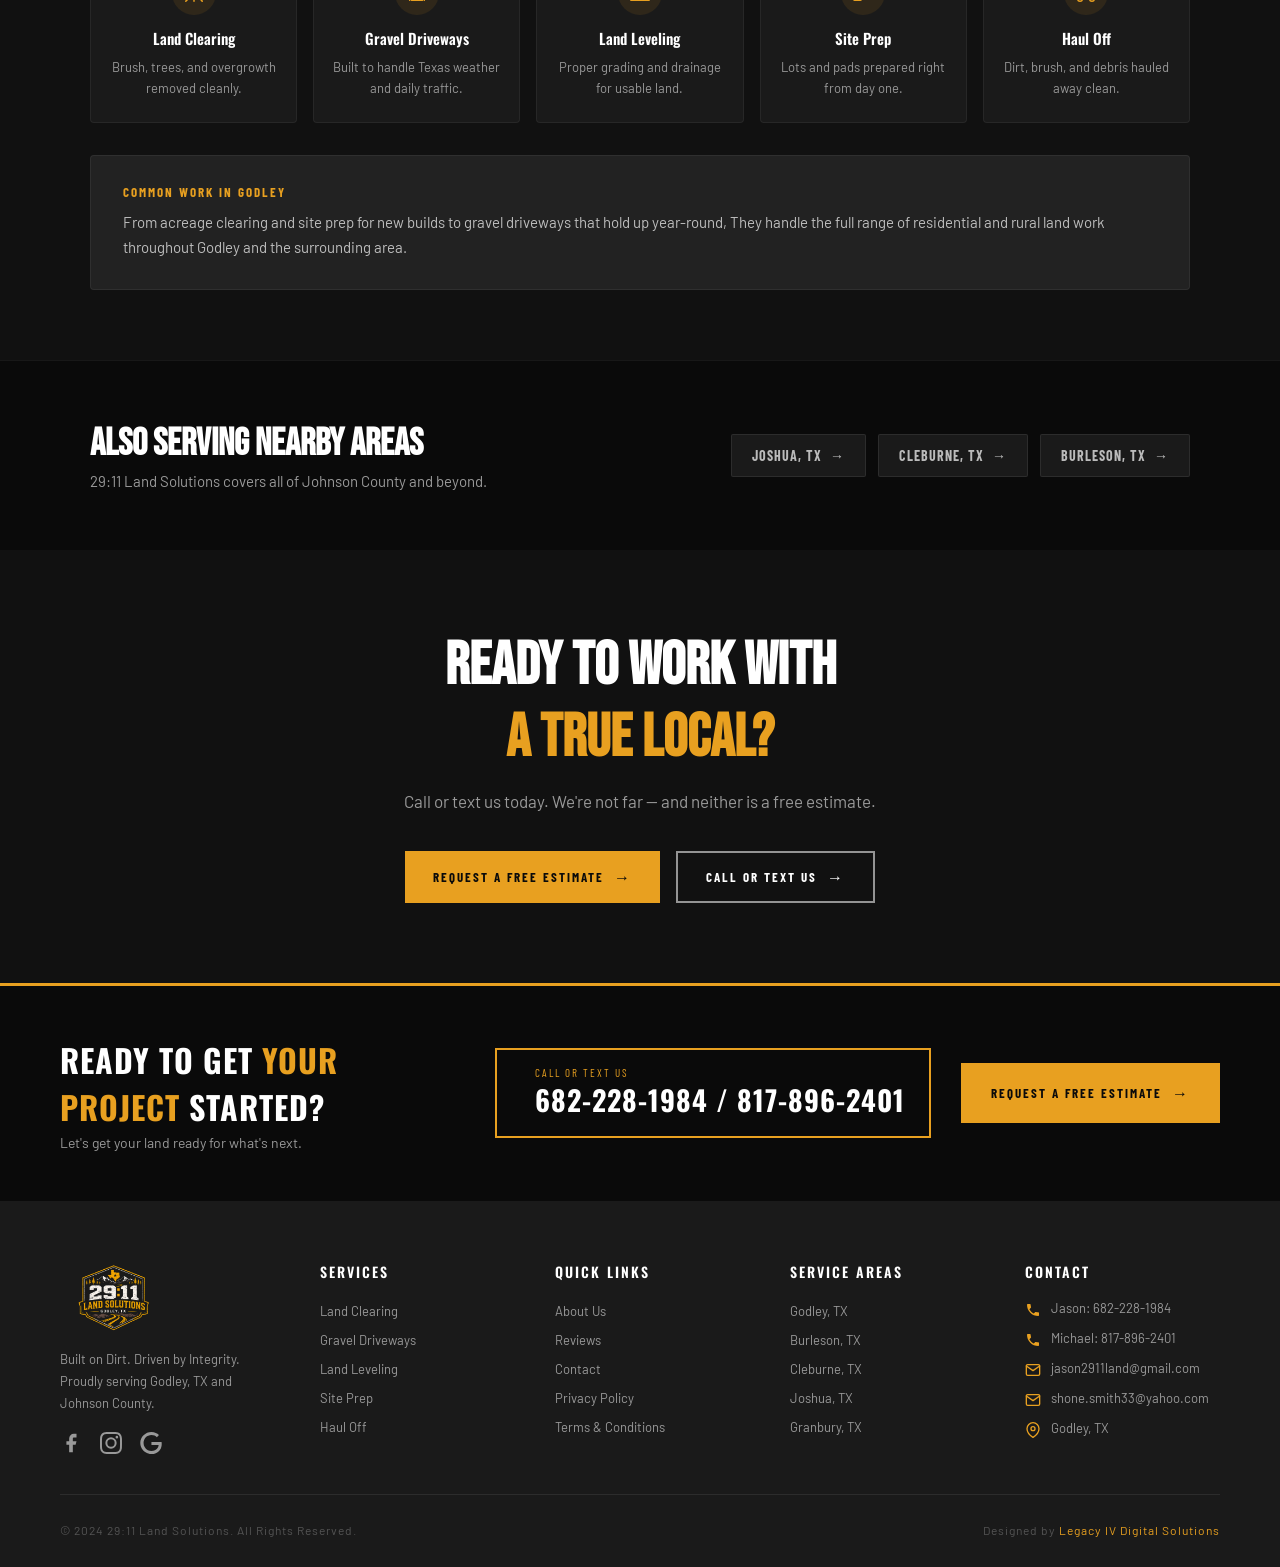
<file: godley.html>
<!DOCTYPE html>
<html lang="en">
<head>
  <meta charset="UTF-8" />
  <meta name="viewport" content="width=device-width, initial-scale=1.0"/>
  <title>Land Clearing & Gravel Driveways in Godley, TX | 29:11 Land Solutions</title>
  <meta name="description" content="29:11 Land Solutions is Godley's hometown land clearing, gravel driveway, and site prep contractor. Locally owned by Jason — honest pricing, reliable work.">
  <link rel="preconnect" href="https://fonts.googleapis.com">
  <link rel="preconnect" href="https://fonts.gstatic.com" crossorigin>
  <link href="https://fonts.googleapis.com/css2?family=Bebas+Neue&family=Oswald:wght@400;500;600;700&family=Barlow:wght@400;500;600&family=Barlow+Condensed:wght@600;700&display=swap" rel="stylesheet">
  <link rel="stylesheet" href="styles.css">
  <style>
    .page-hero{position:relative;min-height:340px;display:flex;align-items:flex-end;padding-bottom:60px;background:var(--dark);overflow:hidden}
    .page-hero-bg{position:absolute;inset:0;background-image:url("data:image/svg+xml,%3Csvg%20xmlns='http://www.w3.org/2000/svg'%20viewBox='0%200%201200%20400'%20preserveAspectRatio='xMidYMid%20slice'%3E%20%20%20%3Cdefs%3E%20%20%20%20%20%3ClinearGradient%20id='sky'%20x1='0'%20y1='0'%20x2='0'%20y2='1'%3E%3Cstop%20offset='0%25'%20stop-color='%2523111'/%3E%3Cstop%20offset='100%25'%20stop-color='%25231a1a0a'/%3E%3C/linearGradient%3E%20%20%20%20%20%3ClinearGradient%20id='ground'%20x1='0'%20y1='0'%20x2='0'%20y2='1'%3E%3Cstop%20offset='0%25'%20stop-color='%2523261a00'/%3E%3Cstop%20offset='100%25'%20stop-color='%25230a0800'/%3E%3C/linearGradient%3E%20%20%20%3C/defs%3E%20%20%20%3Crect%20width='1200'%20height='400'%20fill='url(%2523sky)'/%3E%20%20%20%3C%21--%20rolling%20hills%20--%3E%20%20%20%3Cellipse%20cx='200'%20cy='420'%20rx='400'%20ry='120'%20fill='%2523141400'%20opacity='0.8'/%3E%20%20%20%3Cellipse%20cx='700'%20cy='440'%20rx='500'%20ry='100'%20fill='%2523181600'%20opacity='0.7'/%3E%20%20%20%3Cellipse%20cx='1100'%20cy='430'%20rx='350'%20ry='110'%20fill='%2523121000'%20opacity='0.8'/%3E%20%20%20%3C%21--%20fence%20posts%20left%20to%20right%20--%3E%20%20%20%3Crect%20x='80'%20y='300'%20width='6'%20height='60'%20fill='%2523E8A020'%20opacity='0.4'/%3E%20%20%20%3Crect%20x='80'%20y='318'%20width='120'%20height='4'%20fill='%2523E8A020'%20opacity='0.25'/%3E%20%20%20%3Crect%20x='200'%20y='298'%20width='6'%20height='62'%20fill='%2523E8A020'%20opacity='0.4'/%3E%20%20%20%3Crect%20x='200'%20y='316'%20width='120'%20height='4'%20fill='%2523E8A020'%20opacity='0.25'/%3E%20%20%20%3Crect%20x='320'%20y='302'%20width='6'%20height='58'%20fill='%2523E8A020'%20opacity='0.4'/%3E%20%20%20%3Crect%20x='320'%20y='320'%20width='120'%20height='4'%20fill='%2523E8A020'%20opacity='0.25'/%3E%20%20%20%3Crect%20x='440'%20y='300'%20width='6'%20height='60'%20fill='%2523E8A020'%20opacity='0.4'/%3E%20%20%20%3C%21--%20trees%20silhouette%20right%20side%20--%3E%20%20%20%3Cpolygon%20points='900,180%20920,280%20880,280'%20fill='%25230d0d00'%20opacity='0.9'/%3E%20%20%20%3Cpolygon%20points='940,160%20965,280%20915,280'%20fill='%25230f0f00'%20opacity='0.9'/%3E%20%20%20%3Cpolygon%20points='980,175%201000,275%20960,275'%20fill='%25230d0d00'%20opacity='0.9'/%3E%20%20%20%3Cpolygon%20points='1020,155%201048,280%20992,280'%20fill='%25230f0f00'%20opacity='0.9'/%3E%20%20%20%3C%21--%20stars%20--%3E%20%20%20%3Ccircle%20cx='150'%20cy='60'%20r='1.5'%20fill='white'%20opacity='0.5'/%3E%20%20%20%3Ccircle%20cx='350'%20cy='40'%20r='1'%20fill='white'%20opacity='0.4'/%3E%20%20%20%3Ccircle%20cx='550'%20cy='70'%20r='1.5'%20fill='white'%20opacity='0.45'/%3E%20%20%20%3Ccircle%20cx='750'%20cy='30'%20r='1'%20fill='white'%20opacity='0.5'/%3E%20%20%20%3Ccircle%20cx='950'%20cy='55'%20r='1.5'%20fill='white'%20opacity='0.4'/%3E%20%20%20%3Ccircle%20cx='1100'%20cy='45'%20r='1'%20fill='white'%20opacity='0.5'/%3E%20%20%20%3C%21--%20gold%20horizon%20glow%20--%3E%20%20%20%3Cellipse%20cx='600'%20cy='370'%20rx='600'%20ry='60'%20fill='%2523E8A020'%20opacity='0.06'/%3E%20%3C/svg%3E");background-size:cover;background-position:center center;opacity:1}
    .page-hero-overlay{position:absolute;inset:0;background:linear-gradient(to bottom,rgba(10,10,10,0.45) 0%,rgba(10,10,10,0.93) 100%)}
    .page-hero-content{position:relative;max-width:900px;margin:0 auto;padding:0 40px;padding-top:140px}
    .page-hero-label{font-family:'Barlow Condensed',sans-serif;font-size:13px;font-weight:700;letter-spacing:3px;text-transform:uppercase;color:var(--gold);margin-bottom:12px}
    .page-hero-title{font-family:'Bebas Neue',sans-serif;font-size:clamp(46px,7vw,80px);line-height:1;color:var(--white);margin:0 0 16px}
    .page-hero-title span{color:var(--gold)}
    .page-hero-sub{font-size:17px;color:rgba(255,255,255,0.72);max-width:580px;line-height:1.65}
    .city-intro{background:var(--black);padding:80px 40px}
    .city-intro-inner{max-width:1100px;margin:0 auto;display:grid;grid-template-columns:1fr 1fr;gap:80px;align-items:center}
    .city-img{position:relative;border-radius:4px;overflow:hidden;background:var(--black)}
    .city-img img{width:100%;display:block;border-radius:0;filter:brightness(0.9) contrast(1.05)}
    .city-img-badge{position:absolute;bottom:20px;left:20px;background:var(--gold);color:var(--black);font-family:'Barlow Condensed',sans-serif;font-size:13px;font-weight:700;letter-spacing:2px;text-transform:uppercase;padding:8px 16px;border-radius:2px}
    .city-text .section-label{margin-bottom:10px}
    .city-h2{font-family:'Bebas Neue',sans-serif;font-size:clamp(40px,5vw,62px);line-height:1;color:var(--white);margin:0 0 20px}
    .city-h2 span{color:var(--gold)}
    .city-body{font-size:16px;line-height:1.75;color:rgba(255,255,255,0.75);margin-bottom:16px}
    .city-divider{width:50px;height:3px;background:var(--gold);margin:24px 0}
    .angle-box{background:var(--dark2);border-left:3px solid var(--gold);padding:24px 28px;border-radius:0 4px 4px 0;margin:24px 0 32px}
    .angle-box strong{display:block;font-family:'Barlow Condensed',sans-serif;font-size:15px;font-weight:700;letter-spacing:1.5px;text-transform:uppercase;color:var(--gold);margin-bottom:8px}
    .angle-box p{font-size:15px;line-height:1.65;color:rgba(255,255,255,0.7);margin:0}
    .services-city{background:var(--dark);padding:70px 40px;border-top:1px solid rgba(255,255,255,0.06)}
    .services-city-inner{max-width:1100px;margin:0 auto}
    .services-city .section-heading{color:var(--white)}
    .services-city-grid{display:grid;grid-template-columns:repeat(5,1fr);gap:16px;margin-top:40px}
    .svc-tile{background:var(--dark2);border:1px solid rgba(255,255,255,0.06);border-radius:4px;padding:24px 18px;text-align:center;transition:border-color 0.2s,transform 0.2s}
    .svc-tile:hover{border-color:rgba(232,160,32,0.35);transform:translateY(-3px)}
    .svc-tile-icon{width:44px;height:44px;background:rgba(232,160,32,0.1);border-radius:50%;display:flex;align-items:center;justify-content:center;margin:0 auto 12px}
    .svc-tile-icon svg{width:22px;height:22px;color:var(--gold)}
    .svc-tile-name{font-family:'Oswald',sans-serif;font-size:15px;font-weight:600;color:var(--white);margin-bottom:8px}
    .svc-tile-desc{font-size:13px;color:var(--text-muted);line-height:1.55}
    .services-city-focus{background:var(--dark3);border-radius:4px;padding:28px 32px;margin-top:32px;border:1px solid rgba(255,255,255,0.06)}
    .services-city-focus strong{display:block;font-family:'Barlow Condensed',sans-serif;font-size:13px;font-weight:700;letter-spacing:2px;text-transform:uppercase;color:var(--gold);margin-bottom:10px}
    .services-city-focus p{font-size:15px;line-height:1.7;color:rgba(255,255,255,0.7);margin:0}
    .nearby-section{background:var(--black);padding:60px 40px;border-top:1px solid rgba(255,255,255,0.06)}
    .nearby-inner{max-width:1100px;margin:0 auto;display:flex;align-items:center;justify-content:space-between;gap:32px;flex-wrap:wrap}
    .nearby-text h3{font-family:'Bebas Neue',sans-serif;font-size:clamp(26px,3vw,38px);color:var(--white);margin:0 0 6px}
    .nearby-text p{font-size:15px;color:var(--text-muted)}
    .nearby-links{display:flex;gap:12px;flex-wrap:wrap}
    .nearby-link{display:inline-flex;align-items:center;gap:8px;background:var(--dark2);border:1px solid rgba(255,255,255,0.08);color:rgba(255,255,255,0.7);font-family:'Barlow Condensed',sans-serif;font-size:14px;font-weight:700;letter-spacing:1px;text-transform:uppercase;padding:12px 20px;border-radius:2px;text-decoration:none;transition:all 0.2s}
    .nearby-link:hover{border-color:var(--gold);color:var(--gold)}
    .city-cta{background:var(--dark);padding:80px 40px;text-align:center}
    .city-cta h2{font-family:'Bebas Neue',sans-serif;font-size:clamp(36px,5vw,60px);color:var(--white);margin-bottom:14px}
    .city-cta h2 span{color:var(--gold)}
    .city-cta p{font-size:17px;color:var(--text-muted);max-width:500px;margin:0 auto 36px;line-height:1.6}
    .city-cta-btns{display:flex;gap:16px;justify-content:center;flex-wrap:wrap}
    @media(max-width:768px){
      .city-intro{padding:60px 20px}.city-intro-inner{grid-template-columns:1fr;gap:36px}
      .services-city{padding:60px 20px}.services-city-grid{grid-template-columns:1fr 1fr}
      .nearby-section{padding:50px 20px}.nearby-inner{flex-direction:column;align-items:flex-start}
      .city-cta{padding:60px 20px}.page-hero-content{padding:0 20px;padding-top:120px}
    }
    @media(max-width:480px){.services-city-grid{grid-template-columns:1fr}}
  </style>
</head>
<body>

<a href="tel:6822281984" class="mobile-phone-bar">
  <svg width="16" height="16" viewBox="0 0 24 24" fill="currentColor"><path d="M6.62 10.79c1.44 2.83 3.76 5.14 6.59 6.59l2.2-2.2c.27-.27.67-.36 1.02-.24 1.12.37 2.33.57 3.57.57.55 0 1 .45 1 1V20c0 .55-.45 1-1 1-9.39 0-17-7.61-17-17 0-.55.45-1 1-1h3.5c.55 0 1 .45 1 1 0 1.25.2 2.45.57 3.57.11.35.03.74-.25 1.02l-2.2 2.2z"/></svg>
  Jason: 682-228-1984 · Michael: 817-896-2401
</a>
<nav>
  <a href="index.html" class="nav-logo"><img src="shield.png" alt="29:11 Land Solutions Logo"></a>
  <ul class="nav-links" id="nav-links">
    <li><a href="index.html">Home</a></li>
    <li><a href="index.html#services">Services</a></li>
    <li><a href="about.html">About Us</a></li>
    <li><a href="reviews.html">Reviews</a></li>
    <li class="has-dropdown"><a href="#">Service Areas ▾</a>
      <ul class="dropdown">
        <li><a href="godley.html">Godley, TX</a></li>
        <li><a href="burleson.html">Burleson, TX</a></li>
        <li><a href="cleburne.html">Cleburne, TX</a></li>
        <li><a href="joshua.html">Joshua, TX</a></li>
        <li><a href="granbury.html">Granbury, TX</a></li>
      </ul>
    </li>
    <li><a href="index.html#contact-form">Contact</a></li>
  </ul>
  <div class="nav-right">
    <div class="nav-right-top">
      <ul class="nav-social-links">
        <li><a href="https://www.facebook.com/profile.php?id=61590363667476" title="Facebook" target="_blank" rel="noopener"><svg viewBox="0 0 24 24" fill="currentColor"><path d="M18 2h-3a5 5 0 0 0-5 5v3H7v4h3v8h4v-8h3l1-4h-4V7a1 1 0 0 1 1-1h3z"/></svg></a></li>
        <li><a href="https://www.instagram.com/2911_land_solutions/" title="Instagram" target="_blank" rel="noopener"><svg viewBox="0 0 24 24" fill="currentColor"><path d="M12 2.163c3.204 0 3.584.012 4.85.07 3.252.148 4.771 1.691 4.919 4.919.058 1.265.069 1.645.069 4.849 0 3.205-.012 3.584-.069 4.849-.149 3.225-1.664 4.771-4.919 4.919-1.266.058-1.644.07-4.85.07-3.204 0-3.584-.012-4.849-.07-3.26-.149-4.771-1.699-4.919-4.92-.058-1.265-.07-1.644-.07-4.849 0-3.204.013-3.583.07-4.849.149-3.227 1.664-4.771 4.919-4.919 1.266-.057 1.645-.069 4.849-.069zm0-2.163c-3.259 0-3.667.014-4.947.072-4.358.2-6.78 2.618-6.98 6.98-.059 1.281-.073 1.689-.073 4.948 0 3.259.014 3.668.072 4.948.2 4.358 2.618 6.78 6.98 6.98 1.281.058 1.689.072 4.948.072 3.259 0 3.668-.014 4.948-.072 4.354-.2 6.782-2.618 6.979-6.98.059-1.28.073-1.689.073-4.948 0-3.259-.014-3.667-.072-4.947-.196-4.354-2.617-6.78-6.979-6.98-1.281-.059-1.69-.073-4.949-.073zm0 5.838a6.162 6.162 0 1 0 0 12.324 6.162 6.162 0 0 0 0-12.324zm0 10.162a4 4 0 1 1 0-8 4 4 0 0 1 0 8zm6.406-11.845a1.44 1.44 0 1 0 0 2.881 1.44 1.44 0 0 0 0-2.881z"/></svg></a></li>
        <li><a href="#" title="Google" target="_blank" rel="noopener"><svg viewBox="0 0 24 24" fill="currentColor"><path d="M12.48 10.92v3.28h7.84c-.24 1.84-.853 3.187-1.787 4.133-1.147 1.147-2.933 2.4-6.053 2.4-4.827 0-8.6-3.893-8.6-8.72s3.773-8.72 8.6-8.72c2.6 0 4.507 1.027 5.907 2.347l2.307-2.307C18.747 1.44 16.133 0 12.48 0 5.867 0 .307 5.387.307 12s5.56 12 12.173 12c3.573 0 6.267-1.173 8.373-3.36 2.16-2.16 2.84-5.213 2.84-7.667 0-.76-.053-1.467-.173-2.053H12.48z"/></svg></a></li>
      </ul>
      <a href="tel:6822281984" class="nav-cta">
        <svg class="nav-phone-svg" viewBox="0 0 24 24" fill="currentColor"><path d="M6.62 10.79c1.44 2.83 3.76 5.14 6.59 6.59l2.2-2.2c.27-.27.67-.36 1.02-.24 1.12.37 2.33.57 3.57.57.55 0 1 .45 1 1V20c0 .55-.45 1-1 1-9.39 0-17-7.61-17-17 0-.55.45-1 1-1h3.5c.55 0 1 .45 1 1 0 1.25.2 2.45.57 3.57.11.35.03.74-.25 1.02l-2.2 2.2z"/></svg>
        <div><span class="nav-cta-label">Call or Text Us</span><br><span class="nav-cta-number">682-228-1984 / 817-896-2401</span></div>
      </a>
    </div>
    <span class="nav-free-est">Free Estimates</span>
  </div>
  <div class="mobile-nav-right">
    <ul class="nav-social-mobile">
      <li><a href="https://www.facebook.com/profile.php?id=61590363667476" title="Facebook" target="_blank" rel="noopener"><svg viewBox="0 0 24 24" fill="currentColor"><path d="M18 2h-3a5 5 0 0 0-5 5v3H7v4h3v8h4v-8h3l1-4h-4V7a1 1 0 0 1 1-1h3z"/></svg></a></li>
      <li><a href="https://www.instagram.com/2911_land_solutions/" title="Instagram" target="_blank" rel="noopener"><svg viewBox="0 0 24 24" fill="currentColor"><path d="M12 2.163c3.204 0 3.584.012 4.85.07 3.252.148 4.771 1.691 4.919 4.919.058 1.265.069 1.645.069 4.849 0 3.205-.012 3.584-.069 4.849-.149 3.225-1.664 4.771-4.919 4.919-1.266.058-1.644.07-4.85.07-3.204 0-3.584-.012-4.849-.07-3.26-.149-4.771-1.699-4.919-4.92-.058-1.265-.07-1.644-.07-4.849 0-3.204.013-3.583.07-4.849.149-3.227 1.664-4.771 4.919-4.919 1.266-.057 1.645-.069 4.849-.069zm0-2.163c-3.259 0-3.667.014-4.947.072-4.358.2-6.78 2.618-6.98 6.98-.059 1.281-.073 1.689-.073 4.948 0 3.259.014 3.668.072 4.948.2 4.358 2.618 6.78 6.98 6.98 1.281.058 1.689.072 4.948.072 3.259 0 3.668-.014 4.948-.072 4.354-.2 6.782-2.618 6.979-6.98.059-1.28.073-1.689.073-4.948 0-3.259-.014-3.667-.072-4.947-.196-4.354-2.617-6.78-6.979-6.98-1.281-.059-1.69-.073-4.949-.073zm0 5.838a6.162 6.162 0 1 0 0 12.324 6.162 6.162 0 0 0 0-12.324zm0 10.162a4 4 0 1 1 0-8 4 4 0 0 1 0 8zm6.406-11.845a1.44 1.44 0 1 0 0 2.881 1.44 1.44 0 0 0 0-2.881z"/></svg></a></li>
      <li><a href="#" title="Google" target="_blank" rel="noopener"><svg viewBox="0 0 24 24" fill="currentColor"><path d="M12.48 10.92v3.28h7.84c-.24 1.84-.853 3.187-1.787 4.133-1.147 1.147-2.933 2.4-6.053 2.4-4.827 0-8.6-3.893-8.6-8.72s3.773-8.72 8.6-8.72c2.6 0 4.507 1.027 5.907 2.347l2.307-2.307C18.747 1.44 16.133 0 12.48 0 5.867 0 .307 5.387.307 12s5.56 12 12.173 12c3.573 0 6.267-1.173 8.373-3.36 2.16-2.16 2.84-5.213 2.84-7.667 0-.76-.053-1.467-.173-2.053H12.48z"/></svg></a></li>
    </ul>
    <button class="hamburger" id="hamburger" aria-label="Open menu"><span></span><span></span><span></span></button>
  </div>
</nav>

<section class="page-hero">
  <div class="page-hero-bg"></div>
  <div class="page-hero-overlay"></div>
  <div class="page-hero-content">
    <p class="page-hero-label">Serving Our Own Backyard</p>
    <h1 class="page-hero-title">Land Work in<br>
        <span>Godley, TX.</span></h1>
    <p class="page-hero-sub">This is home. Jason and Michael built 29:11 Land Solutions right here in Godley. When you hire them, you're hiring neighbors.</p>
  </div>
</section>

<section class="city-intro">
  <div class="city-intro-inner">
    <div class="city-img">
      <img src="skidsteer1.png" alt="29:11 Land Solutions serving Godley, TX">
      <div class="city-img-badge">Serving Godley, TX</div>
    </div>
    <div class="city-text">
      <p class="section-label">Your Local Land Contractor</p>
      <h2 class="city-h2">Godley's Own<br><span>Land Specialist.</span></h2>
      <p class="city-body">There's no driving in from out of town with 29:11 Land Solutions. Jason and Michael live and work right here in Godley — which means faster response times, real knowledge of the land in this area, and contractors who have a stake in the community they serve.</p>
      <p class="city-body">From rural acreage projects and new home site prep to gravel driveways and land leveling, They handle it all right here in their own backyard. They know the soil, the terrain, and what it takes to get it right the first time.</p>
      <div class="city-divider"></div>
      <div class="angle-box">
        <strong>Built in Godley. Built for Godley.</strong>
        <p>A lot of contractors pass through Godley for work and move on. Jason and Michael stay. Their reputation is tied to this community because this is their community. Every job they do is word-of-mouth waiting to happen — and they know it.</p>
      </div>
      <a href="index.html#contact-form" class="btn-primary">Get a Free Estimate <span class="arrow">→</span></a>
    </div>
  </div>
</section>

<section class="services-city">
  <div class="services-city-inner">
    <p class="section-label">Services in Godley, TX</p>
    <h2 class="section-heading">What We Do<br><span class="text-gold">in Godley</span></h2>
    <div class="services-city-grid">
      <div class="svc-tile">
        <div class="svc-tile-icon"><svg viewBox="0 0 24 24" fill="none" stroke="currentColor" stroke-width="1.6" stroke-linecap="round" stroke-linejoin="round"><path d="M17 8C8 10 5.9 16.17 3.82 19.5"/><path d="M9.22 11.3c.8-1.3 2.34-2.8 5.78-3.3"/><path d="M10.9 14.5c.2-.8.6-2.1 1.1-3.2"/><path d="M3 21c2-2.5 5-5 9-5s7.5 2.5 9 5"/><line x1="12" y1="16" x2="12" y2="21"/></svg></div>
        <div class="svc-tile-name">Land Clearing</div>
        <p class="svc-tile-desc">Brush, trees, and overgrowth removed cleanly.</p>
      </div>
      <div class="svc-tile">
        <div class="svc-tile-icon"><svg viewBox="0 0 24 24" fill="none" stroke="currentColor" stroke-width="1.6" stroke-linecap="round" stroke-linejoin="round"><path d="M4 20 L8 4"/><path d="M20 20 L16 4"/><path d="M8 12 L16 12"/><path d="M6 20 L18 20"/><path d="M9 8 L15 8"/></svg></div>
        <div class="svc-tile-name">Gravel Driveways</div>
        <p class="svc-tile-desc">Built to handle Texas weather and daily traffic.</p>
      </div>
      <div class="svc-tile">
        <div class="svc-tile-icon"><svg viewBox="0 0 24 24" fill="none" stroke="currentColor" stroke-width="1.6" stroke-linecap="round" stroke-linejoin="round"><path d="M2 20 L22 20"/><path d="M4 20 L4 14"/><path d="M20 20 L20 14"/><path d="M4 14 Q12 4 20 14"/></svg></div>
        <div class="svc-tile-name">Land Leveling</div>
        <p class="svc-tile-desc">Proper grading and drainage for usable land.</p>
      </div>
      <div class="svc-tile">
        <div class="svc-tile-icon"><svg viewBox="0 0 24 24" fill="none" stroke="currentColor" stroke-width="1.6" stroke-linecap="round" stroke-linejoin="round"><rect x="2" y="14" width="8" height="6" rx="1"/><path d="M10 17h4l4-4-3-3-5 4"/><path d="M6 14V9"/><path d="M4 9h4"/></svg></div>
        <div class="svc-tile-name">Site Prep</div>
        <p class="svc-tile-desc">Lots and pads prepared right from day one.</p>
      </div>
      <div class="svc-tile">
        <div class="svc-tile-icon"><svg viewBox="0 0 24 24" fill="none" stroke="currentColor" stroke-width="1.6" stroke-linecap="round" stroke-linejoin="round"><rect x="1" y="3" width="15" height="13" rx="1"/><path d="M16 8h4l3 5v3h-7V8z"/><circle cx="5.5" cy="18.5" r="2.5"/><circle cx="18.5" cy="18.5" r="2.5"/></svg></div>
        <div class="svc-tile-name">Haul Off</div>
        <p class="svc-tile-desc">Dirt, brush, and debris hauled away clean.</p>
      </div>
    </div>
    <div class="services-city-focus">
      <strong>Common Work in Godley</strong>
      <p>From acreage clearing and site prep for new builds to gravel driveways that hold up year-round, They handle the full range of residential and rural land work throughout Godley and the surrounding area.</p>
    </div>
  </div>
</section>

<section class="nearby-section">
  <div class="nearby-inner">
    <div class="nearby-text">
      <h3>Also Serving Nearby Areas</h3>
      <p>29:11 Land Solutions covers all of Johnson County and beyond.</p>
    </div>
    <div class="nearby-links">
      <a href="joshua.html" class="nearby-link">Joshua, TX <span>→</span></a>
      <a href="cleburne.html" class="nearby-link">Cleburne, TX <span>→</span></a>
      <a href="burleson.html" class="nearby-link">Burleson, TX <span>→</span></a>
    </div>
  </div>
</section>

<section class="city-cta">
  <h2>Ready to Work With<br><span>a True Local?</span></h2>
  <p>Call or text us today. We're not far — and neither is a free estimate.</p>
  <div class="city-cta-btns">
    <a href="index.html#contact-form" class="btn-primary">Request a Free Estimate <span class="arrow">→</span></a>
    <a href="tel:6822281984" class="btn-secondary">Call or Text Us <span class="arrow">→</span></a>
  </div>
</section>

<section class="cta-banner">
  <div class="cta-banner-text">
    <h2 class="cta-banner-heading">Ready to Get <em>Your Project</em> Started?</h2>
    <p class="cta-banner-sub">Let's get your land ready for what's next.</p>
  </div>
  <a href="tel:6822281984" class="cta-phone-block">
    <svg class="cta-phone-icon" viewBox="0 0 24 24" fill="currentColor"><path d="M6.62 10.79c1.44 2.83 3.76 5.14 6.59 6.59l2.2-2.2c.27-.27.67-.36 1.02-.24 1.12.37 2.33.57 3.57.57.55 0 1 .45 1 1V20c0 .55-.45 1-1 1-9.39 0-17-7.61-17-17 0-.55.45-1 1-1h3.5c.55 0 1 .45 1 1 0 1.25.2 2.45.57 3.57.11.35.03.74-.25 1.02l-2.2 2.2z"/></svg>
    <div><div class="cta-phone-label">Call or Text Us</div><div class="cta-phone-number">682-228-1984 / 817-896-2401</div></div>
  </a>
  <a href="index.html#contact-form" class="btn-primary cta-btn-large">Request a Free Estimate <span class="arrow">→</span></a>
</section>
<footer>
  <div class="footer-grid">
    <div class="footer-brand">
      <a href="index.html"><img src="shield.png" alt="29:11 Land Solutions" class="footer-logo"></a>
      <p class="footer-brand-desc">Built on Dirt. Driven by Integrity. Proudly serving Godley, TX and Johnson County.</p>
      <ul class="social-links">
        <li><a href="https://www.facebook.com/profile.php?id=61590363667476" title="Facebook" target="_blank" rel="noopener"><svg viewBox="0 0 24 24" fill="currentColor"><path d="M18 2h-3a5 5 0 0 0-5 5v3H7v4h3v8h4v-8h3l1-4h-4V7a1 1 0 0 1 1-1h3z"/></svg></a></li>
        <li><a href="https://www.instagram.com/2911_land_solutions/" title="Instagram" target="_blank" rel="noopener"><svg viewBox="0 0 24 24" fill="currentColor"><path d="M12 2.163c3.204 0 3.584.012 4.85.07 3.252.148 4.771 1.691 4.919 4.919.058 1.265.069 1.645.069 4.849 0 3.205-.012 3.584-.069 4.849-.149 3.225-1.664 4.771-4.919 4.919-1.266.058-1.644.07-4.85.07-3.204 0-3.584-.012-4.849-.07-3.26-.149-4.771-1.699-4.919-4.92-.058-1.265-.07-1.644-.07-4.849 0-3.204.013-3.583.07-4.849.149-3.227 1.664-4.771 4.919-4.919 1.266-.057 1.645-.069 4.849-.069zm0-2.163c-3.259 0-3.667.014-4.947.072-4.358.2-6.78 2.618-6.98 6.98-.059 1.281-.073 1.689-.073 4.948 0 3.259.014 3.668.072 4.948.2 4.358 2.618 6.78 6.98 6.98 1.281.058 1.689.072 4.948.072 3.259 0 3.668-.014 4.948-.072 4.354-.2 6.782-2.618 6.979-6.98.059-1.28.073-1.689.073-4.948 0-3.259-.014-3.667-.072-4.947-.196-4.354-2.617-6.78-6.979-6.98-1.281-.059-1.69-.073-4.949-.073zm0 5.838a6.162 6.162 0 1 0 0 12.324 6.162 6.162 0 0 0 0-12.324zm0 10.162a4 4 0 1 1 0-8 4 4 0 0 1 0 8zm6.406-11.845a1.44 1.44 0 1 0 0 2.881 1.44 1.44 0 0 0 0-2.881z"/></svg></a></li>
        <li><a href="#" title="Google" target="_blank" rel="noopener"><svg viewBox="0 0 24 24" fill="currentColor"><path d="M12.48 10.92v3.28h7.84c-.24 1.84-.853 3.187-1.787 4.133-1.147 1.147-2.933 2.4-6.053 2.4-4.827 0-8.6-3.893-8.6-8.72s3.773-8.72 8.6-8.72c2.6 0 4.507 1.027 5.907 2.347l2.307-2.307C18.747 1.44 16.133 0 12.48 0 5.867 0 .307 5.387.307 12s5.56 12 12.173 12c3.573 0 6.267-1.173 8.373-3.36 2.16-2.16 2.84-5.213 2.84-7.667 0-.76-.053-1.467-.173-2.053H12.48z"/></svg></a></li>
      </ul>
    </div>
    <div><div class="footer-col-title">Services</div><ul class="footer-links"><li><a href="index.html#services">Land Clearing</a></li><li><a href="index.html#services">Gravel Driveways</a></li><li><a href="index.html#services">Land Leveling</a></li><li><a href="index.html#services">Site Prep</a></li><li><a href="index.html#services">Haul Off</a></li></ul></div>
    <div><div class="footer-col-title">Quick Links</div><ul class="footer-links"><li><a href="about.html">About Us</a></li><li><a href="reviews.html">Reviews</a></li><li><a href="index.html#contact-form">Contact</a></li><li><a href="privacy-policy.html">Privacy Policy</a></li><li><a href="terms.html">Terms &amp; Conditions</a></li></ul></div>
    <div><div class="footer-col-title">Service Areas</div><ul class="footer-links"><li><a href="godley.html">Godley, TX</a></li><li><a href="burleson.html">Burleson, TX</a></li><li><a href="cleburne.html">Cleburne, TX</a></li><li><a href="joshua.html">Joshua, TX</a></li><li><a href="granbury.html">Granbury, TX</a></li></ul></div>
    <div><div class="footer-col-title">Contact</div><div class="footer-contact-item"><svg class="icon-svg" viewBox="0 0 24 24" fill="currentColor"><path d="M6.62 10.79c1.44 2.83 3.76 5.14 6.59 6.59l2.2-2.2c.27-.27.67-.36 1.02-.24 1.12.37 2.33.57 3.57.57.55 0 1 .45 1 1V20c0 .55-.45 1-1 1-9.39 0-17-7.61-17-17 0-.55.45-1 1-1h3.5c.55 0 1 .45 1 1 0 1.25.2 2.45.57 3.57.11.35.03.74-.25 1.02l-2.2 2.2z"/></svg><span>Jason: 682-228-1984</span></div><div class="footer-contact-item"><svg class="icon-svg" viewBox="0 0 24 24" fill="currentColor"><path d="M6.62 10.79c1.44 2.83 3.76 5.14 6.59 6.59l2.2-2.2c.27-.27.67-.36 1.02-.24 1.12.37 2.33.57 3.57.57.55 0 1 .45 1 1V20c0 .55-.45 1-1 1-9.39 0-17-7.61-17-17 0-.55.45-1 1-1h3.5c.55 0 1 .45 1 1 0 1.25.2 2.45.57 3.57.11.35.03.74-.25 1.02l-2.2 2.2z"/></svg><span>Michael: 817-896-2401</span></div><div class="footer-contact-item"><svg class="icon-svg" viewBox="0 0 24 24" fill="none" stroke="currentColor" stroke-width="2" stroke-linecap="round" stroke-linejoin="round"><path d="M4 4h16c1.1 0 2 .9 2 2v12c0 1.1-.9 2-2 2H4c-1.1 0-2-.9-2-2V6c0-1.1.9-2 2-2z"/><polyline points="22,6 12,13 2,6"/></svg><span>jason2911land@gmail.com</span></div><div class="footer-contact-item"><svg class="icon-svg" viewBox="0 0 24 24" fill="none" stroke="currentColor" stroke-width="2" stroke-linecap="round" stroke-linejoin="round"><path d="M4 4h16c1.1 0 2 .9 2 2v12c0 1.1-.9 2-2 2H4c-1.1 0-2-.9-2-2V6c0-1.1.9-2 2-2z"/><polyline points="22,6 12,13 2,6"/></svg><span>shone.smith33@yahoo.com</span></div><div class="footer-contact-item"><svg class="icon-svg" viewBox="0 0 24 24" fill="none" stroke="currentColor" stroke-width="2" stroke-linecap="round" stroke-linejoin="round"><path d="M21 10c0 7-9 13-9 13s-9-6-9-13a9 9 0 0 1 18 0z"/><circle cx="12" cy="10" r="3"/></svg><span>Godley, TX</span></div></div>
  </div>
  <div class="footer-bottom">
    <div class="footer-bottom-left">&copy; 2024 29:11 Land Solutions. All Rights Reserved.</div>
    <div class="footer-bottom-right">Designed by <a href="https://legacyivdigital.com" target="_blank" rel="noopener">Legacy IV Digital Solutions</a></div>
  </div>
</footer>
<a href="index.html#contact-form" class="sticky-cta" id="sticky-cta">Request a Free Estimate <span class="arrow">&#x2192;</span></a>
<script>
  const stickyCta = document.getElementById('sticky-cta');
  window.addEventListener('scroll', () => { stickyCta.classList.toggle('visible', window.scrollY > 400); });
  const hamburger = document.getElementById('hamburger');
  const navLinks = document.getElementById('nav-links');
  hamburger.addEventListener('click', () => { hamburger.classList.toggle('open'); navLinks.classList.toggle('mobile-open'); });
  navLinks.querySelectorAll('a').forEach(link => {
    link.addEventListener('click', () => {
      hamburger.classList.remove('open');
      navLinks.classList.remove('mobile-open');
    });
  });
</script>
</body>
</html>
</file>
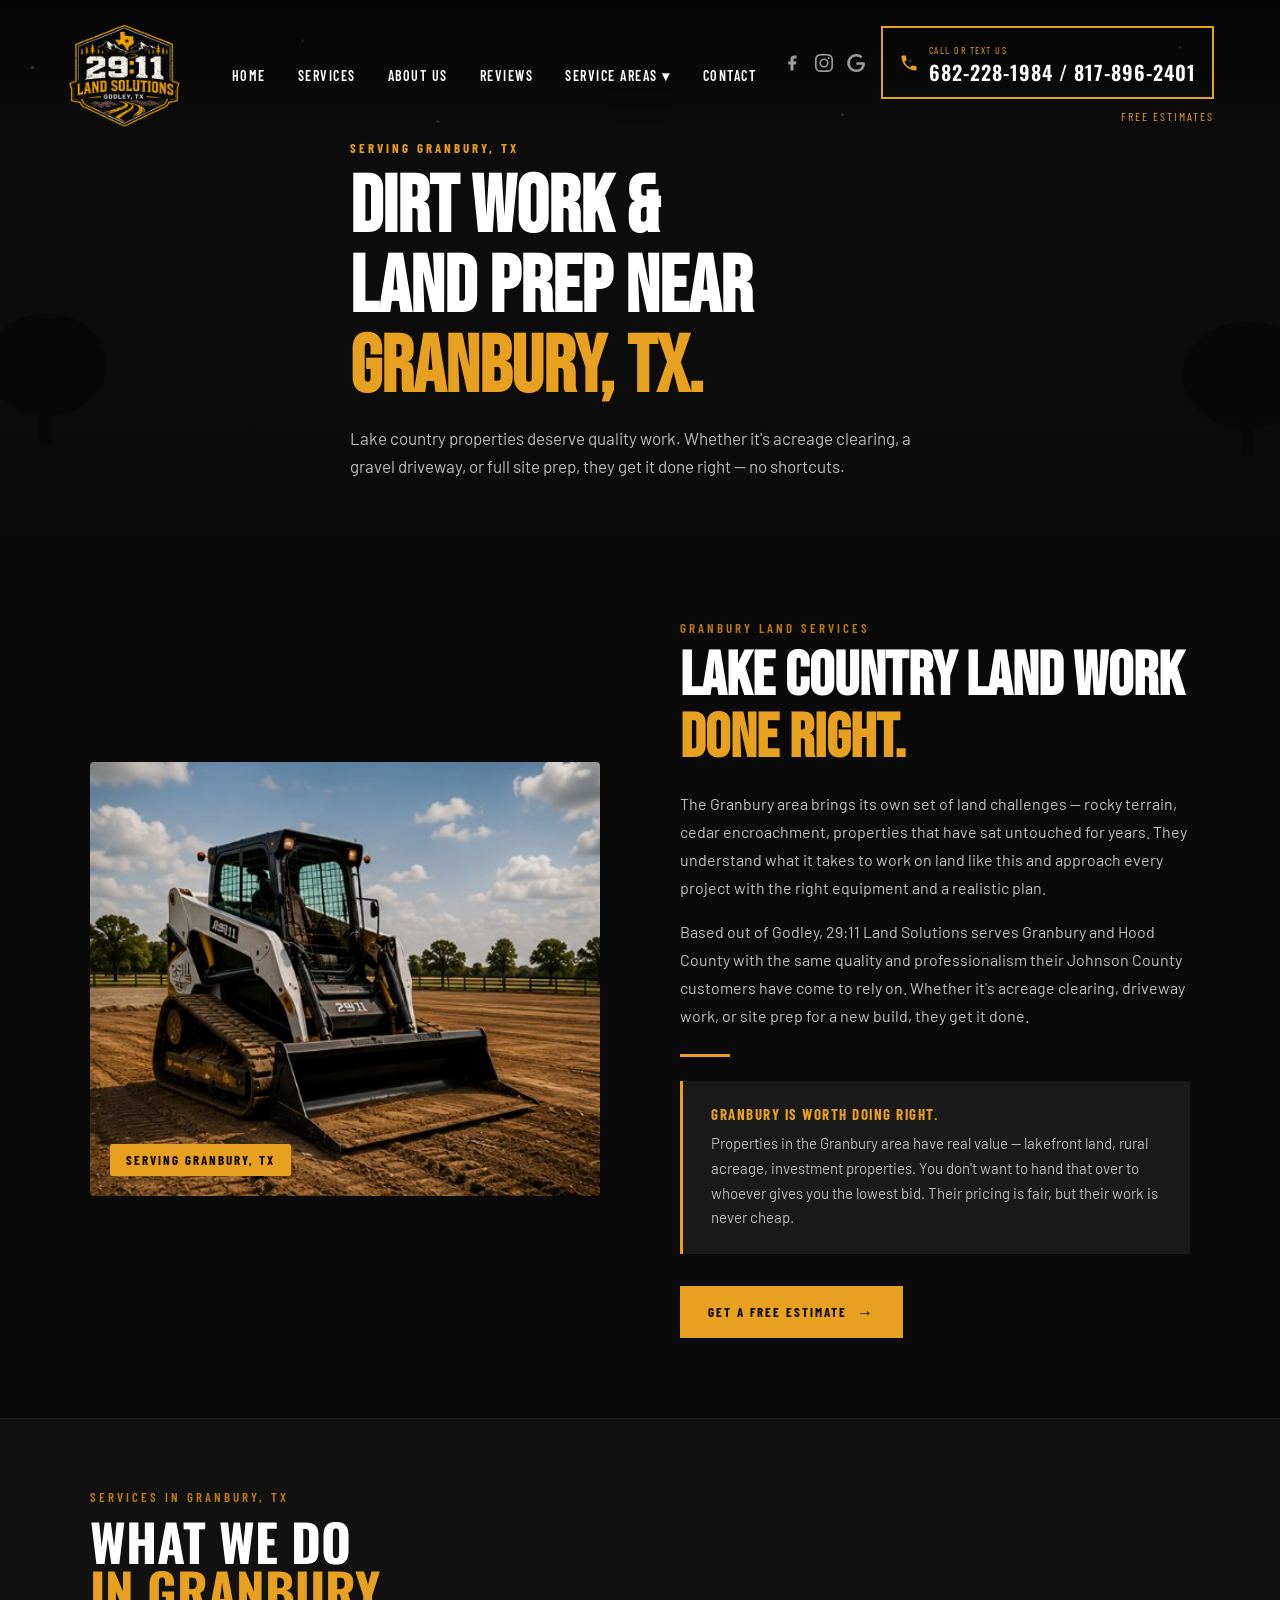
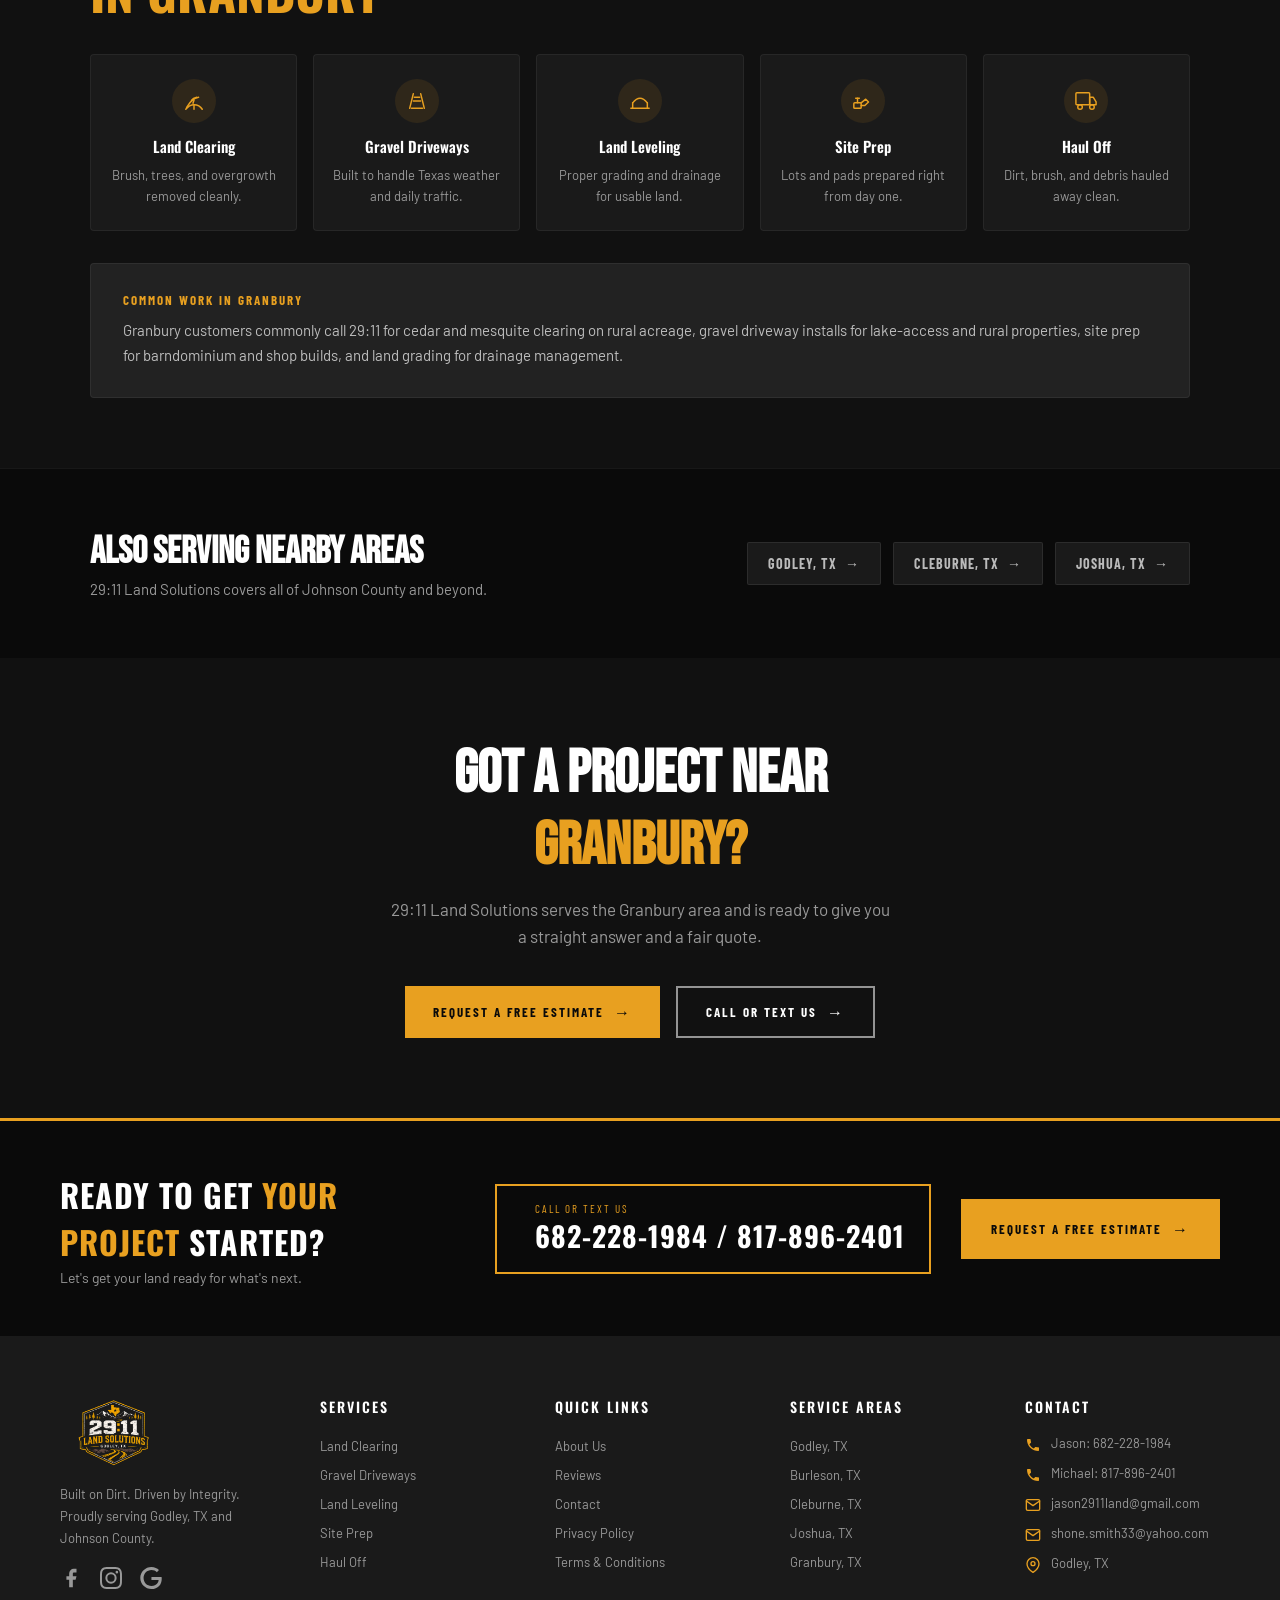
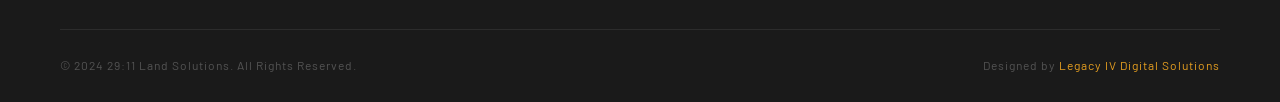
<file: granbury.html>
<!DOCTYPE html>
<html lang="en">
<head>
  <meta charset="UTF-8" />
  <meta name="viewport" content="width=device-width, initial-scale=1.0"/>
  <title>Land Clearing & Site Prep in Granbury, TX | 29:11 Land Solutions</title>
  <meta name="description" content="29:11 Land Solutions serves Granbury, TX with professional land clearing, gravel driveways, and site prep. Locally based contractor — fair prices, quality results.">
  <link rel="preconnect" href="https://fonts.googleapis.com">
  <link rel="preconnect" href="https://fonts.gstatic.com" crossorigin>
  <link href="https://fonts.googleapis.com/css2?family=Bebas+Neue&family=Oswald:wght@400;500;600;700&family=Barlow:wght@400;500;600&family=Barlow+Condensed:wght@600;700&display=swap" rel="stylesheet">
  <link rel="stylesheet" href="styles.css">
  <style>
    .page-hero{position:relative;min-height:340px;display:flex;align-items:flex-end;padding-bottom:60px;background:var(--dark);overflow:hidden}
    .page-hero-bg{position:absolute;inset:0;background-image:url("data:image/svg+xml,%3Csvg%20xmlns='http://www.w3.org/2000/svg'%20viewBox='0%200%201200%20400'%20preserveAspectRatio='xMidYMid%20slice'%3E%20%20%20%3Cdefs%3E%20%20%20%20%20%3ClinearGradient%20id='sky5'%20x1='0'%20y1='0'%20x2='0'%20y2='1'%3E%3Cstop%20offset='0%25'%20stop-color='%25230a0e14'/%3E%3Cstop%20offset='100%25'%20stop-color='%2523120e08'/%3E%3C/linearGradient%3E%20%20%20%20%20%3ClinearGradient%20id='water'%20x1='0'%20y1='0'%20x2='0'%20y2='1'%3E%3Cstop%20offset='0%25'%20stop-color='%25230d1520'/%3E%3Cstop%20offset='100%25'%20stop-color='%25230a1018'/%3E%3C/linearGradient%3E%20%20%20%3C/defs%3E%20%20%20%3Crect%20width='1200'%20height='400'%20fill='url(%2523sky5)'/%3E%20%20%20%3C%21--%20lake%20water%20reflection%20--%3E%20%20%20%3Cpath%20d='M0%20310%20Q300%20295%20600%20305%20Q900%20315%201200%20295%20L1200%20400%20L0%20400%20Z'%20fill='url(%2523water)'%20opacity='0.8'/%3E%20%20%20%3C%21--%20water%20shimmer%20lines%20--%3E%20%20%20%3Cline%20x1='100'%20y1='340'%20x2='250'%20y2='338'%20stroke='%2523E8A020'%20stroke-width='1'%20opacity='0.12'/%3E%20%20%20%3Cline%20x1='400'%20y1='355'%20x2='600'%20y2='350'%20stroke='%2523E8A020'%20stroke-width='1'%20opacity='0.1'/%3E%20%20%20%3Cline%20x1='800'%20y1='345'%20x2='1000'%20y2='342'%20stroke='%2523E8A020'%20stroke-width='1'%20opacity='0.12'/%3E%20%20%20%3C%21--%20shoreline%20trees%20--%3E%20%20%20%3Cellipse%20cx='80'%20cy='280'%20rx='50'%20ry='40'%20fill='%25230c0b00'%20opacity='0.9'/%3E%20%20%20%3Crect%20x='75'%20y='310'%20width='10'%20height='30'%20fill='%25230a0800'/%3E%20%20%20%3Cellipse%20cx='160'%20cy='270'%20rx='45'%20ry='38'%20fill='%25230e0c00'%20opacity='0.9'/%3E%20%20%20%3Crect%20x='155'%20y='298'%20width='10'%20height='32'%20fill='%25230a0800'/%3E%20%20%20%3Cellipse%20cx='1050'%20cy='278'%20rx='48'%20ry='40'%20fill='%25230c0b00'%20opacity='0.9'/%3E%20%20%20%3Crect%20x='1045'%20y='308'%20width='10'%20height='30'%20fill='%25230a0800'/%3E%20%20%20%3Cellipse%20cx='1140'%20cy='268'%20rx='44'%20ry='36'%20fill='%25230e0c00'%20opacity='0.9'/%3E%20%20%20%3Crect%20x='1135'%20y='296'%20width='10'%20height='32'%20fill='%25230a0800'/%3E%20%20%20%3C%21--%20moon%20reflection%20on%20water%20--%3E%20%20%20%3Cellipse%20cx='600'%20cy='355'%20rx='40'%20ry='6'%20fill='%2523E8A020'%20opacity='0.08'/%3E%20%20%20%3C%21--%20moon%20--%3E%20%20%20%3Ccircle%20cx='600'%20cy='70'%20r='32'%20fill='none'%20stroke='%2523E8A020'%20stroke-width='1.5'%20opacity='0.2'/%3E%20%20%20%3Ccircle%20cx='600'%20cy='70'%20r='26'%20fill='%2523E8A020'%20opacity='0.05'/%3E%20%20%20%3C%21--%20stars%20--%3E%20%20%20%3Ccircle%20cx='150'%20cy='50'%20r='1.5'%20fill='white'%20opacity='0.5'/%3E%20%20%20%3Ccircle%20cx='350'%20cy='30'%20r='1'%20fill='white'%20opacity='0.4'/%3E%20%20%20%3Ccircle%20cx='800'%20cy='45'%20r='1.5'%20fill='white'%20opacity='0.45'/%3E%20%20%20%3Ccircle%20cx='1000'%20cy='35'%20r='1'%20fill='white'%20opacity='0.5'/%3E%20%20%20%3Ccircle%20cx='450'%20cy='90'%20r='1'%20fill='white'%20opacity='0.4'/%3E%20%20%20%3Ccircle%20cx='750'%20cy='85'%20r='1'%20fill='white'%20opacity='0.4'/%3E%20%3C/svg%3E");background-size:cover;background-position:center center;opacity:1}
    .page-hero-overlay{position:absolute;inset:0;background:linear-gradient(to bottom,rgba(10,10,10,0.45) 0%,rgba(10,10,10,0.93) 100%)}
    .page-hero-content{position:relative;max-width:900px;margin:0 auto;padding:0 40px;padding-top:140px}
    .page-hero-label{font-family:'Barlow Condensed',sans-serif;font-size:13px;font-weight:700;letter-spacing:3px;text-transform:uppercase;color:var(--gold);margin-bottom:12px}
    .page-hero-title{font-family:'Bebas Neue',sans-serif;font-size:clamp(46px,7vw,80px);line-height:1;color:var(--white);margin:0 0 16px}
    .page-hero-title span{color:var(--gold)}
    .page-hero-sub{font-size:17px;color:rgba(255,255,255,0.72);max-width:580px;line-height:1.65}
    .city-intro{background:var(--black);padding:80px 40px}
    .city-intro-inner{max-width:1100px;margin:0 auto;display:grid;grid-template-columns:1fr 1fr;gap:80px;align-items:center}
    .city-img{position:relative;border-radius:4px;overflow:hidden;background:var(--black)}
    .city-img img{width:100%;display:block;border-radius:0;filter:brightness(0.9) contrast(1.05)}
    .city-img-badge{position:absolute;bottom:20px;left:20px;background:var(--gold);color:var(--black);font-family:'Barlow Condensed',sans-serif;font-size:13px;font-weight:700;letter-spacing:2px;text-transform:uppercase;padding:8px 16px;border-radius:2px}
    .city-text .section-label{margin-bottom:10px}
    .city-h2{font-family:'Bebas Neue',sans-serif;font-size:clamp(40px,5vw,62px);line-height:1;color:var(--white);margin:0 0 20px}
    .city-h2 span{color:var(--gold)}
    .city-body{font-size:16px;line-height:1.75;color:rgba(255,255,255,0.75);margin-bottom:16px}
    .city-divider{width:50px;height:3px;background:var(--gold);margin:24px 0}
    .angle-box{background:var(--dark2);border-left:3px solid var(--gold);padding:24px 28px;border-radius:0 4px 4px 0;margin:24px 0 32px}
    .angle-box strong{display:block;font-family:'Barlow Condensed',sans-serif;font-size:15px;font-weight:700;letter-spacing:1.5px;text-transform:uppercase;color:var(--gold);margin-bottom:8px}
    .angle-box p{font-size:15px;line-height:1.65;color:rgba(255,255,255,0.7);margin:0}
    .services-city{background:var(--dark);padding:70px 40px;border-top:1px solid rgba(255,255,255,0.06)}
    .services-city-inner{max-width:1100px;margin:0 auto}
    .services-city .section-heading{color:var(--white)}
    .services-city-grid{display:grid;grid-template-columns:repeat(5,1fr);gap:16px;margin-top:40px}
    .svc-tile{background:var(--dark2);border:1px solid rgba(255,255,255,0.06);border-radius:4px;padding:24px 18px;text-align:center;transition:border-color 0.2s,transform 0.2s}
    .svc-tile:hover{border-color:rgba(232,160,32,0.35);transform:translateY(-3px)}
    .svc-tile-icon{width:44px;height:44px;background:rgba(232,160,32,0.1);border-radius:50%;display:flex;align-items:center;justify-content:center;margin:0 auto 12px}
    .svc-tile-icon svg{width:22px;height:22px;color:var(--gold)}
    .svc-tile-name{font-family:'Oswald',sans-serif;font-size:15px;font-weight:600;color:var(--white);margin-bottom:8px}
    .svc-tile-desc{font-size:13px;color:var(--text-muted);line-height:1.55}
    .services-city-focus{background:var(--dark3);border-radius:4px;padding:28px 32px;margin-top:32px;border:1px solid rgba(255,255,255,0.06)}
    .services-city-focus strong{display:block;font-family:'Barlow Condensed',sans-serif;font-size:13px;font-weight:700;letter-spacing:2px;text-transform:uppercase;color:var(--gold);margin-bottom:10px}
    .services-city-focus p{font-size:15px;line-height:1.7;color:rgba(255,255,255,0.7);margin:0}
    .nearby-section{background:var(--black);padding:60px 40px;border-top:1px solid rgba(255,255,255,0.06)}
    .nearby-inner{max-width:1100px;margin:0 auto;display:flex;align-items:center;justify-content:space-between;gap:32px;flex-wrap:wrap}
    .nearby-text h3{font-family:'Bebas Neue',sans-serif;font-size:clamp(26px,3vw,38px);color:var(--white);margin:0 0 6px}
    .nearby-text p{font-size:15px;color:var(--text-muted)}
    .nearby-links{display:flex;gap:12px;flex-wrap:wrap}
    .nearby-link{display:inline-flex;align-items:center;gap:8px;background:var(--dark2);border:1px solid rgba(255,255,255,0.08);color:rgba(255,255,255,0.7);font-family:'Barlow Condensed',sans-serif;font-size:14px;font-weight:700;letter-spacing:1px;text-transform:uppercase;padding:12px 20px;border-radius:2px;text-decoration:none;transition:all 0.2s}
    .nearby-link:hover{border-color:var(--gold);color:var(--gold)}
    .city-cta{background:var(--dark);padding:80px 40px;text-align:center}
    .city-cta h2{font-family:'Bebas Neue',sans-serif;font-size:clamp(36px,5vw,60px);color:var(--white);margin-bottom:14px}
    .city-cta h2 span{color:var(--gold)}
    .city-cta p{font-size:17px;color:var(--text-muted);max-width:500px;margin:0 auto 36px;line-height:1.6}
    .city-cta-btns{display:flex;gap:16px;justify-content:center;flex-wrap:wrap}
    @media(max-width:768px){
      .city-intro{padding:60px 20px}.city-intro-inner{grid-template-columns:1fr;gap:36px}
      .services-city{padding:60px 20px}.services-city-grid{grid-template-columns:1fr 1fr}
      .nearby-section{padding:50px 20px}.nearby-inner{flex-direction:column;align-items:flex-start}
      .city-cta{padding:60px 20px}.page-hero-content{padding:0 20px;padding-top:120px}
    }
    @media(max-width:480px){.services-city-grid{grid-template-columns:1fr}}
  </style>
</head>
<body>

<a href="tel:6822281984" class="mobile-phone-bar">
  <svg width="16" height="16" viewBox="0 0 24 24" fill="currentColor"><path d="M6.62 10.79c1.44 2.83 3.76 5.14 6.59 6.59l2.2-2.2c.27-.27.67-.36 1.02-.24 1.12.37 2.33.57 3.57.57.55 0 1 .45 1 1V20c0 .55-.45 1-1 1-9.39 0-17-7.61-17-17 0-.55.45-1 1-1h3.5c.55 0 1 .45 1 1 0 1.25.2 2.45.57 3.57.11.35.03.74-.25 1.02l-2.2 2.2z"/></svg>
  Jason: 682-228-1984 · Michael: 817-896-2401
</a>
<nav>
  <a href="index.html" class="nav-logo"><img src="shield.png" alt="29:11 Land Solutions Logo"></a>
  <ul class="nav-links" id="nav-links">
    <li><a href="index.html">Home</a></li>
    <li><a href="index.html#services">Services</a></li>
    <li><a href="about.html">About Us</a></li>
    <li><a href="reviews.html">Reviews</a></li>
    <li class="has-dropdown"><a href="#">Service Areas ▾</a>
      <ul class="dropdown">
        <li><a href="godley.html">Godley, TX</a></li>
        <li><a href="burleson.html">Burleson, TX</a></li>
        <li><a href="cleburne.html">Cleburne, TX</a></li>
        <li><a href="joshua.html">Joshua, TX</a></li>
        <li><a href="granbury.html">Granbury, TX</a></li>
      </ul>
    </li>
    <li><a href="index.html#contact-form">Contact</a></li>
  </ul>
  <div class="nav-right">
    <div class="nav-right-top">
      <ul class="nav-social-links">
        <li><a href="https://www.facebook.com/profile.php?id=61590363667476" title="Facebook" target="_blank" rel="noopener"><svg viewBox="0 0 24 24" fill="currentColor"><path d="M18 2h-3a5 5 0 0 0-5 5v3H7v4h3v8h4v-8h3l1-4h-4V7a1 1 0 0 1 1-1h3z"/></svg></a></li>
        <li><a href="https://www.instagram.com/2911_land_solutions/" title="Instagram" target="_blank" rel="noopener"><svg viewBox="0 0 24 24" fill="currentColor"><path d="M12 2.163c3.204 0 3.584.012 4.85.07 3.252.148 4.771 1.691 4.919 4.919.058 1.265.069 1.645.069 4.849 0 3.205-.012 3.584-.069 4.849-.149 3.225-1.664 4.771-4.919 4.919-1.266.058-1.644.07-4.85.07-3.204 0-3.584-.012-4.849-.07-3.26-.149-4.771-1.699-4.919-4.92-.058-1.265-.07-1.644-.07-4.849 0-3.204.013-3.583.07-4.849.149-3.227 1.664-4.771 4.919-4.919 1.266-.057 1.645-.069 4.849-.069zm0-2.163c-3.259 0-3.667.014-4.947.072-4.358.2-6.78 2.618-6.98 6.98-.059 1.281-.073 1.689-.073 4.948 0 3.259.014 3.668.072 4.948.2 4.358 2.618 6.78 6.98 6.98 1.281.058 1.689.072 4.948.072 3.259 0 3.668-.014 4.948-.072 4.354-.2 6.782-2.618 6.979-6.98.059-1.28.073-1.689.073-4.948 0-3.259-.014-3.667-.072-4.947-.196-4.354-2.617-6.78-6.979-6.98-1.281-.059-1.69-.073-4.949-.073zm0 5.838a6.162 6.162 0 1 0 0 12.324 6.162 6.162 0 0 0 0-12.324zm0 10.162a4 4 0 1 1 0-8 4 4 0 0 1 0 8zm6.406-11.845a1.44 1.44 0 1 0 0 2.881 1.44 1.44 0 0 0 0-2.881z"/></svg></a></li>
        <li><a href="#" title="Google" target="_blank" rel="noopener"><svg viewBox="0 0 24 24" fill="currentColor"><path d="M12.48 10.92v3.28h7.84c-.24 1.84-.853 3.187-1.787 4.133-1.147 1.147-2.933 2.4-6.053 2.4-4.827 0-8.6-3.893-8.6-8.72s3.773-8.72 8.6-8.72c2.6 0 4.507 1.027 5.907 2.347l2.307-2.307C18.747 1.44 16.133 0 12.48 0 5.867 0 .307 5.387.307 12s5.56 12 12.173 12c3.573 0 6.267-1.173 8.373-3.36 2.16-2.16 2.84-5.213 2.84-7.667 0-.76-.053-1.467-.173-2.053H12.48z"/></svg></a></li>
      </ul>
      <a href="tel:6822281984" class="nav-cta">
        <svg class="nav-phone-svg" viewBox="0 0 24 24" fill="currentColor"><path d="M6.62 10.79c1.44 2.83 3.76 5.14 6.59 6.59l2.2-2.2c.27-.27.67-.36 1.02-.24 1.12.37 2.33.57 3.57.57.55 0 1 .45 1 1V20c0 .55-.45 1-1 1-9.39 0-17-7.61-17-17 0-.55.45-1 1-1h3.5c.55 0 1 .45 1 1 0 1.25.2 2.45.57 3.57.11.35.03.74-.25 1.02l-2.2 2.2z"/></svg>
        <div><span class="nav-cta-label">Call or Text Us</span><br><span class="nav-cta-number">682-228-1984 / 817-896-2401</span></div>
      </a>
    </div>
    <span class="nav-free-est">Free Estimates</span>
  </div>
  <div class="mobile-nav-right">
    <ul class="nav-social-mobile">
      <li><a href="https://www.facebook.com/profile.php?id=61590363667476" title="Facebook" target="_blank" rel="noopener"><svg viewBox="0 0 24 24" fill="currentColor"><path d="M18 2h-3a5 5 0 0 0-5 5v3H7v4h3v8h4v-8h3l1-4h-4V7a1 1 0 0 1 1-1h3z"/></svg></a></li>
      <li><a href="https://www.instagram.com/2911_land_solutions/" title="Instagram" target="_blank" rel="noopener"><svg viewBox="0 0 24 24" fill="currentColor"><path d="M12 2.163c3.204 0 3.584.012 4.85.07 3.252.148 4.771 1.691 4.919 4.919.058 1.265.069 1.645.069 4.849 0 3.205-.012 3.584-.069 4.849-.149 3.225-1.664 4.771-4.919 4.919-1.266.058-1.644.07-4.85.07-3.204 0-3.584-.012-4.849-.07-3.26-.149-4.771-1.699-4.919-4.92-.058-1.265-.07-1.644-.07-4.849 0-3.204.013-3.583.07-4.849.149-3.227 1.664-4.771 4.919-4.919 1.266-.057 1.645-.069 4.849-.069zm0-2.163c-3.259 0-3.667.014-4.947.072-4.358.2-6.78 2.618-6.98 6.98-.059 1.281-.073 1.689-.073 4.948 0 3.259.014 3.668.072 4.948.2 4.358 2.618 6.78 6.98 6.98 1.281.058 1.689.072 4.948.072 3.259 0 3.668-.014 4.948-.072 4.354-.2 6.782-2.618 6.979-6.98.059-1.28.073-1.689.073-4.948 0-3.259-.014-3.667-.072-4.947-.196-4.354-2.617-6.78-6.979-6.98-1.281-.059-1.69-.073-4.949-.073zm0 5.838a6.162 6.162 0 1 0 0 12.324 6.162 6.162 0 0 0 0-12.324zm0 10.162a4 4 0 1 1 0-8 4 4 0 0 1 0 8zm6.406-11.845a1.44 1.44 0 1 0 0 2.881 1.44 1.44 0 0 0 0-2.881z"/></svg></a></li>
      <li><a href="#" title="Google" target="_blank" rel="noopener"><svg viewBox="0 0 24 24" fill="currentColor"><path d="M12.48 10.92v3.28h7.84c-.24 1.84-.853 3.187-1.787 4.133-1.147 1.147-2.933 2.4-6.053 2.4-4.827 0-8.6-3.893-8.6-8.72s3.773-8.72 8.6-8.72c2.6 0 4.507 1.027 5.907 2.347l2.307-2.307C18.747 1.44 16.133 0 12.48 0 5.867 0 .307 5.387.307 12s5.56 12 12.173 12c3.573 0 6.267-1.173 8.373-3.36 2.16-2.16 2.84-5.213 2.84-7.667 0-.76-.053-1.467-.173-2.053H12.48z"/></svg></a></li>
    </ul>
    <button class="hamburger" id="hamburger" aria-label="Open menu"><span></span><span></span><span></span></button>
  </div>
</nav>

<section class="page-hero">
  <div class="page-hero-bg"></div>
  <div class="page-hero-overlay"></div>
  <div class="page-hero-content">
    <p class="page-hero-label">Serving Granbury, TX</p>
    <h1 class="page-hero-title">Dirt Work &amp;<br>
        Land Prep near<br>
        <span>Granbury, TX.</span></h1>
    <p class="page-hero-sub">Lake country properties deserve quality work. Whether it's acreage clearing, a gravel driveway, or full site prep, they get it done right — no shortcuts.</p>
  </div>
</section>

<section class="city-intro">
  <div class="city-intro-inner">
    <div class="city-img">
      <img src="skidsteer2.png" alt="29:11 Land Solutions serving Granbury, TX">
      <div class="city-img-badge">Serving Granbury, TX</div>
    </div>
    <div class="city-text">
      <p class="section-label">Granbury Land Services</p>
      <h2 class="city-h2">Lake Country Land Work<br><span>Done Right.</span></h2>
      <p class="city-body">The Granbury area brings its own set of land challenges — rocky terrain, cedar encroachment, properties that have sat untouched for years. They understand what it takes to work on land like this and approach every project with the right equipment and a realistic plan.</p>
      <p class="city-body">Based out of Godley, 29:11 Land Solutions serves Granbury and Hood County with the same quality and professionalism their Johnson County customers have come to rely on. Whether it's acreage clearing, driveway work, or site prep for a new build, they get it done.</p>
      <div class="city-divider"></div>
      <div class="angle-box">
        <strong>Granbury Is Worth Doing Right.</strong>
        <p>Properties in the Granbury area have real value — lakefront land, rural acreage, investment properties. You don't want to hand that over to whoever gives you the lowest bid. Their pricing is fair, but their work is never cheap.</p>
      </div>
      <a href="index.html#contact-form" class="btn-primary">Get a Free Estimate <span class="arrow">→</span></a>
    </div>
  </div>
</section>

<section class="services-city">
  <div class="services-city-inner">
    <p class="section-label">Services in Granbury, TX</p>
    <h2 class="section-heading">What We Do<br><span class="text-gold">in Granbury</span></h2>
    <div class="services-city-grid">
      <div class="svc-tile">
        <div class="svc-tile-icon"><svg viewBox="0 0 24 24" fill="none" stroke="currentColor" stroke-width="1.6" stroke-linecap="round" stroke-linejoin="round"><path d="M17 8C8 10 5.9 16.17 3.82 19.5"/><path d="M9.22 11.3c.8-1.3 2.34-2.8 5.78-3.3"/><path d="M10.9 14.5c.2-.8.6-2.1 1.1-3.2"/><path d="M3 21c2-2.5 5-5 9-5s7.5 2.5 9 5"/><line x1="12" y1="16" x2="12" y2="21"/></svg></div>
        <div class="svc-tile-name">Land Clearing</div>
        <p class="svc-tile-desc">Brush, trees, and overgrowth removed cleanly.</p>
      </div>
      <div class="svc-tile">
        <div class="svc-tile-icon"><svg viewBox="0 0 24 24" fill="none" stroke="currentColor" stroke-width="1.6" stroke-linecap="round" stroke-linejoin="round"><path d="M4 20 L8 4"/><path d="M20 20 L16 4"/><path d="M8 12 L16 12"/><path d="M6 20 L18 20"/><path d="M9 8 L15 8"/></svg></div>
        <div class="svc-tile-name">Gravel Driveways</div>
        <p class="svc-tile-desc">Built to handle Texas weather and daily traffic.</p>
      </div>
      <div class="svc-tile">
        <div class="svc-tile-icon"><svg viewBox="0 0 24 24" fill="none" stroke="currentColor" stroke-width="1.6" stroke-linecap="round" stroke-linejoin="round"><path d="M2 20 L22 20"/><path d="M4 20 L4 14"/><path d="M20 20 L20 14"/><path d="M4 14 Q12 4 20 14"/></svg></div>
        <div class="svc-tile-name">Land Leveling</div>
        <p class="svc-tile-desc">Proper grading and drainage for usable land.</p>
      </div>
      <div class="svc-tile">
        <div class="svc-tile-icon"><svg viewBox="0 0 24 24" fill="none" stroke="currentColor" stroke-width="1.6" stroke-linecap="round" stroke-linejoin="round"><rect x="2" y="14" width="8" height="6" rx="1"/><path d="M10 17h4l4-4-3-3-5 4"/><path d="M6 14V9"/><path d="M4 9h4"/></svg></div>
        <div class="svc-tile-name">Site Prep</div>
        <p class="svc-tile-desc">Lots and pads prepared right from day one.</p>
      </div>
      <div class="svc-tile">
        <div class="svc-tile-icon"><svg viewBox="0 0 24 24" fill="none" stroke="currentColor" stroke-width="1.6" stroke-linecap="round" stroke-linejoin="round"><rect x="1" y="3" width="15" height="13" rx="1"/><path d="M16 8h4l3 5v3h-7V8z"/><circle cx="5.5" cy="18.5" r="2.5"/><circle cx="18.5" cy="18.5" r="2.5"/></svg></div>
        <div class="svc-tile-name">Haul Off</div>
        <p class="svc-tile-desc">Dirt, brush, and debris hauled away clean.</p>
      </div>
    </div>
    <div class="services-city-focus">
      <strong>Common Work in Granbury</strong>
      <p>Granbury customers commonly call 29:11 for cedar and mesquite clearing on rural acreage, gravel driveway installs for lake-access and rural properties, site prep for barndominium and shop builds, and land grading for drainage management.</p>
    </div>
  </div>
</section>

<section class="nearby-section">
  <div class="nearby-inner">
    <div class="nearby-text">
      <h3>Also Serving Nearby Areas</h3>
      <p>29:11 Land Solutions covers all of Johnson County and beyond.</p>
    </div>
    <div class="nearby-links">
      <a href="godley.html" class="nearby-link">Godley, TX <span>→</span></a>
      <a href="cleburne.html" class="nearby-link">Cleburne, TX <span>→</span></a>
      <a href="joshua.html" class="nearby-link">Joshua, TX <span>→</span></a>
    </div>
  </div>
</section>

<section class="city-cta">
  <h2>Got a Project Near<br><span>Granbury?</span></h2>
  <p>29:11 Land Solutions serves the Granbury area and is ready to give you a straight answer and a fair quote.</p>
  <div class="city-cta-btns">
    <a href="index.html#contact-form" class="btn-primary">Request a Free Estimate <span class="arrow">→</span></a>
    <a href="tel:6822281984" class="btn-secondary">Call or Text Us <span class="arrow">→</span></a>
  </div>
</section>

<section class="cta-banner">
  <div class="cta-banner-text">
    <h2 class="cta-banner-heading">Ready to Get <em>Your Project</em> Started?</h2>
    <p class="cta-banner-sub">Let's get your land ready for what's next.</p>
  </div>
  <a href="tel:6822281984" class="cta-phone-block">
    <svg class="cta-phone-icon" viewBox="0 0 24 24" fill="currentColor"><path d="M6.62 10.79c1.44 2.83 3.76 5.14 6.59 6.59l2.2-2.2c.27-.27.67-.36 1.02-.24 1.12.37 2.33.57 3.57.57.55 0 1 .45 1 1V20c0 .55-.45 1-1 1-9.39 0-17-7.61-17-17 0-.55.45-1 1-1h3.5c.55 0 1 .45 1 1 0 1.25.2 2.45.57 3.57.11.35.03.74-.25 1.02l-2.2 2.2z"/></svg>
    <div><div class="cta-phone-label">Call or Text Us</div><div class="cta-phone-number">682-228-1984 / 817-896-2401</div></div>
  </a>
  <a href="index.html#contact-form" class="btn-primary cta-btn-large">Request a Free Estimate <span class="arrow">→</span></a>
</section>
<footer>
  <div class="footer-grid">
    <div class="footer-brand">
      <a href="index.html"><img src="shield.png" alt="29:11 Land Solutions" class="footer-logo"></a>
      <p class="footer-brand-desc">Built on Dirt. Driven by Integrity. Proudly serving Godley, TX and Johnson County.</p>
      <ul class="social-links">
        <li><a href="https://www.facebook.com/profile.php?id=61590363667476" title="Facebook" target="_blank" rel="noopener"><svg viewBox="0 0 24 24" fill="currentColor"><path d="M18 2h-3a5 5 0 0 0-5 5v3H7v4h3v8h4v-8h3l1-4h-4V7a1 1 0 0 1 1-1h3z"/></svg></a></li>
        <li><a href="https://www.instagram.com/2911_land_solutions/" title="Instagram" target="_blank" rel="noopener"><svg viewBox="0 0 24 24" fill="currentColor"><path d="M12 2.163c3.204 0 3.584.012 4.85.07 3.252.148 4.771 1.691 4.919 4.919.058 1.265.069 1.645.069 4.849 0 3.205-.012 3.584-.069 4.849-.149 3.225-1.664 4.771-4.919 4.919-1.266.058-1.644.07-4.85.07-3.204 0-3.584-.012-4.849-.07-3.26-.149-4.771-1.699-4.919-4.92-.058-1.265-.07-1.644-.07-4.849 0-3.204.013-3.583.07-4.849.149-3.227 1.664-4.771 4.919-4.919 1.266-.057 1.645-.069 4.849-.069zm0-2.163c-3.259 0-3.667.014-4.947.072-4.358.2-6.78 2.618-6.98 6.98-.059 1.281-.073 1.689-.073 4.948 0 3.259.014 3.668.072 4.948.2 4.358 2.618 6.78 6.98 6.98 1.281.058 1.689.072 4.948.072 3.259 0 3.668-.014 4.948-.072 4.354-.2 6.782-2.618 6.979-6.98.059-1.28.073-1.689.073-4.948 0-3.259-.014-3.667-.072-4.947-.196-4.354-2.617-6.78-6.979-6.98-1.281-.059-1.69-.073-4.949-.073zm0 5.838a6.162 6.162 0 1 0 0 12.324 6.162 6.162 0 0 0 0-12.324zm0 10.162a4 4 0 1 1 0-8 4 4 0 0 1 0 8zm6.406-11.845a1.44 1.44 0 1 0 0 2.881 1.44 1.44 0 0 0 0-2.881z"/></svg></a></li>
        <li><a href="#" title="Google" target="_blank" rel="noopener"><svg viewBox="0 0 24 24" fill="currentColor"><path d="M12.48 10.92v3.28h7.84c-.24 1.84-.853 3.187-1.787 4.133-1.147 1.147-2.933 2.4-6.053 2.4-4.827 0-8.6-3.893-8.6-8.72s3.773-8.72 8.6-8.72c2.6 0 4.507 1.027 5.907 2.347l2.307-2.307C18.747 1.44 16.133 0 12.48 0 5.867 0 .307 5.387.307 12s5.56 12 12.173 12c3.573 0 6.267-1.173 8.373-3.36 2.16-2.16 2.84-5.213 2.84-7.667 0-.76-.053-1.467-.173-2.053H12.48z"/></svg></a></li>
      </ul>
    </div>
    <div><div class="footer-col-title">Services</div><ul class="footer-links"><li><a href="index.html#services">Land Clearing</a></li><li><a href="index.html#services">Gravel Driveways</a></li><li><a href="index.html#services">Land Leveling</a></li><li><a href="index.html#services">Site Prep</a></li><li><a href="index.html#services">Haul Off</a></li></ul></div>
    <div><div class="footer-col-title">Quick Links</div><ul class="footer-links"><li><a href="about.html">About Us</a></li><li><a href="reviews.html">Reviews</a></li><li><a href="index.html#contact-form">Contact</a></li><li><a href="privacy-policy.html">Privacy Policy</a></li><li><a href="terms.html">Terms &amp; Conditions</a></li></ul></div>
    <div><div class="footer-col-title">Service Areas</div><ul class="footer-links"><li><a href="godley.html">Godley, TX</a></li><li><a href="burleson.html">Burleson, TX</a></li><li><a href="cleburne.html">Cleburne, TX</a></li><li><a href="joshua.html">Joshua, TX</a></li><li><a href="granbury.html">Granbury, TX</a></li></ul></div>
    <div><div class="footer-col-title">Contact</div><div class="footer-contact-item"><svg class="icon-svg" viewBox="0 0 24 24" fill="currentColor"><path d="M6.62 10.79c1.44 2.83 3.76 5.14 6.59 6.59l2.2-2.2c.27-.27.67-.36 1.02-.24 1.12.37 2.33.57 3.57.57.55 0 1 .45 1 1V20c0 .55-.45 1-1 1-9.39 0-17-7.61-17-17 0-.55.45-1 1-1h3.5c.55 0 1 .45 1 1 0 1.25.2 2.45.57 3.57.11.35.03.74-.25 1.02l-2.2 2.2z"/></svg><span>Jason: 682-228-1984</span></div><div class="footer-contact-item"><svg class="icon-svg" viewBox="0 0 24 24" fill="currentColor"><path d="M6.62 10.79c1.44 2.83 3.76 5.14 6.59 6.59l2.2-2.2c.27-.27.67-.36 1.02-.24 1.12.37 2.33.57 3.57.57.55 0 1 .45 1 1V20c0 .55-.45 1-1 1-9.39 0-17-7.61-17-17 0-.55.45-1 1-1h3.5c.55 0 1 .45 1 1 0 1.25.2 2.45.57 3.57.11.35.03.74-.25 1.02l-2.2 2.2z"/></svg><span>Michael: 817-896-2401</span></div><div class="footer-contact-item"><svg class="icon-svg" viewBox="0 0 24 24" fill="none" stroke="currentColor" stroke-width="2" stroke-linecap="round" stroke-linejoin="round"><path d="M4 4h16c1.1 0 2 .9 2 2v12c0 1.1-.9 2-2 2H4c-1.1 0-2-.9-2-2V6c0-1.1.9-2 2-2z"/><polyline points="22,6 12,13 2,6"/></svg><span>jason2911land@gmail.com</span></div><div class="footer-contact-item"><svg class="icon-svg" viewBox="0 0 24 24" fill="none" stroke="currentColor" stroke-width="2" stroke-linecap="round" stroke-linejoin="round"><path d="M4 4h16c1.1 0 2 .9 2 2v12c0 1.1-.9 2-2 2H4c-1.1 0-2-.9-2-2V6c0-1.1.9-2 2-2z"/><polyline points="22,6 12,13 2,6"/></svg><span>shone.smith33@yahoo.com</span></div><div class="footer-contact-item"><svg class="icon-svg" viewBox="0 0 24 24" fill="none" stroke="currentColor" stroke-width="2" stroke-linecap="round" stroke-linejoin="round"><path d="M21 10c0 7-9 13-9 13s-9-6-9-13a9 9 0 0 1 18 0z"/><circle cx="12" cy="10" r="3"/></svg><span>Godley, TX</span></div></div>
  </div>
  <div class="footer-bottom">
    <div class="footer-bottom-left">&copy; 2024 29:11 Land Solutions. All Rights Reserved.</div>
    <div class="footer-bottom-right">Designed by <a href="https://legacyivdigital.com" target="_blank" rel="noopener">Legacy IV Digital Solutions</a></div>
  </div>
</footer>
<a href="index.html#contact-form" class="sticky-cta" id="sticky-cta">Request a Free Estimate <span class="arrow">&#x2192;</span></a>
<script>
  const stickyCta = document.getElementById('sticky-cta');
  window.addEventListener('scroll', () => { stickyCta.classList.toggle('visible', window.scrollY > 400); });
  const hamburger = document.getElementById('hamburger');
  const navLinks = document.getElementById('nav-links');
  hamburger.addEventListener('click', () => { hamburger.classList.toggle('open'); navLinks.classList.toggle('mobile-open'); });
  navLinks.querySelectorAll('a').forEach(link => {
    link.addEventListener('click', () => {
      hamburger.classList.remove('open');
      navLinks.classList.remove('mobile-open');
    });
  });
</script>
</body>
</html>
</file>
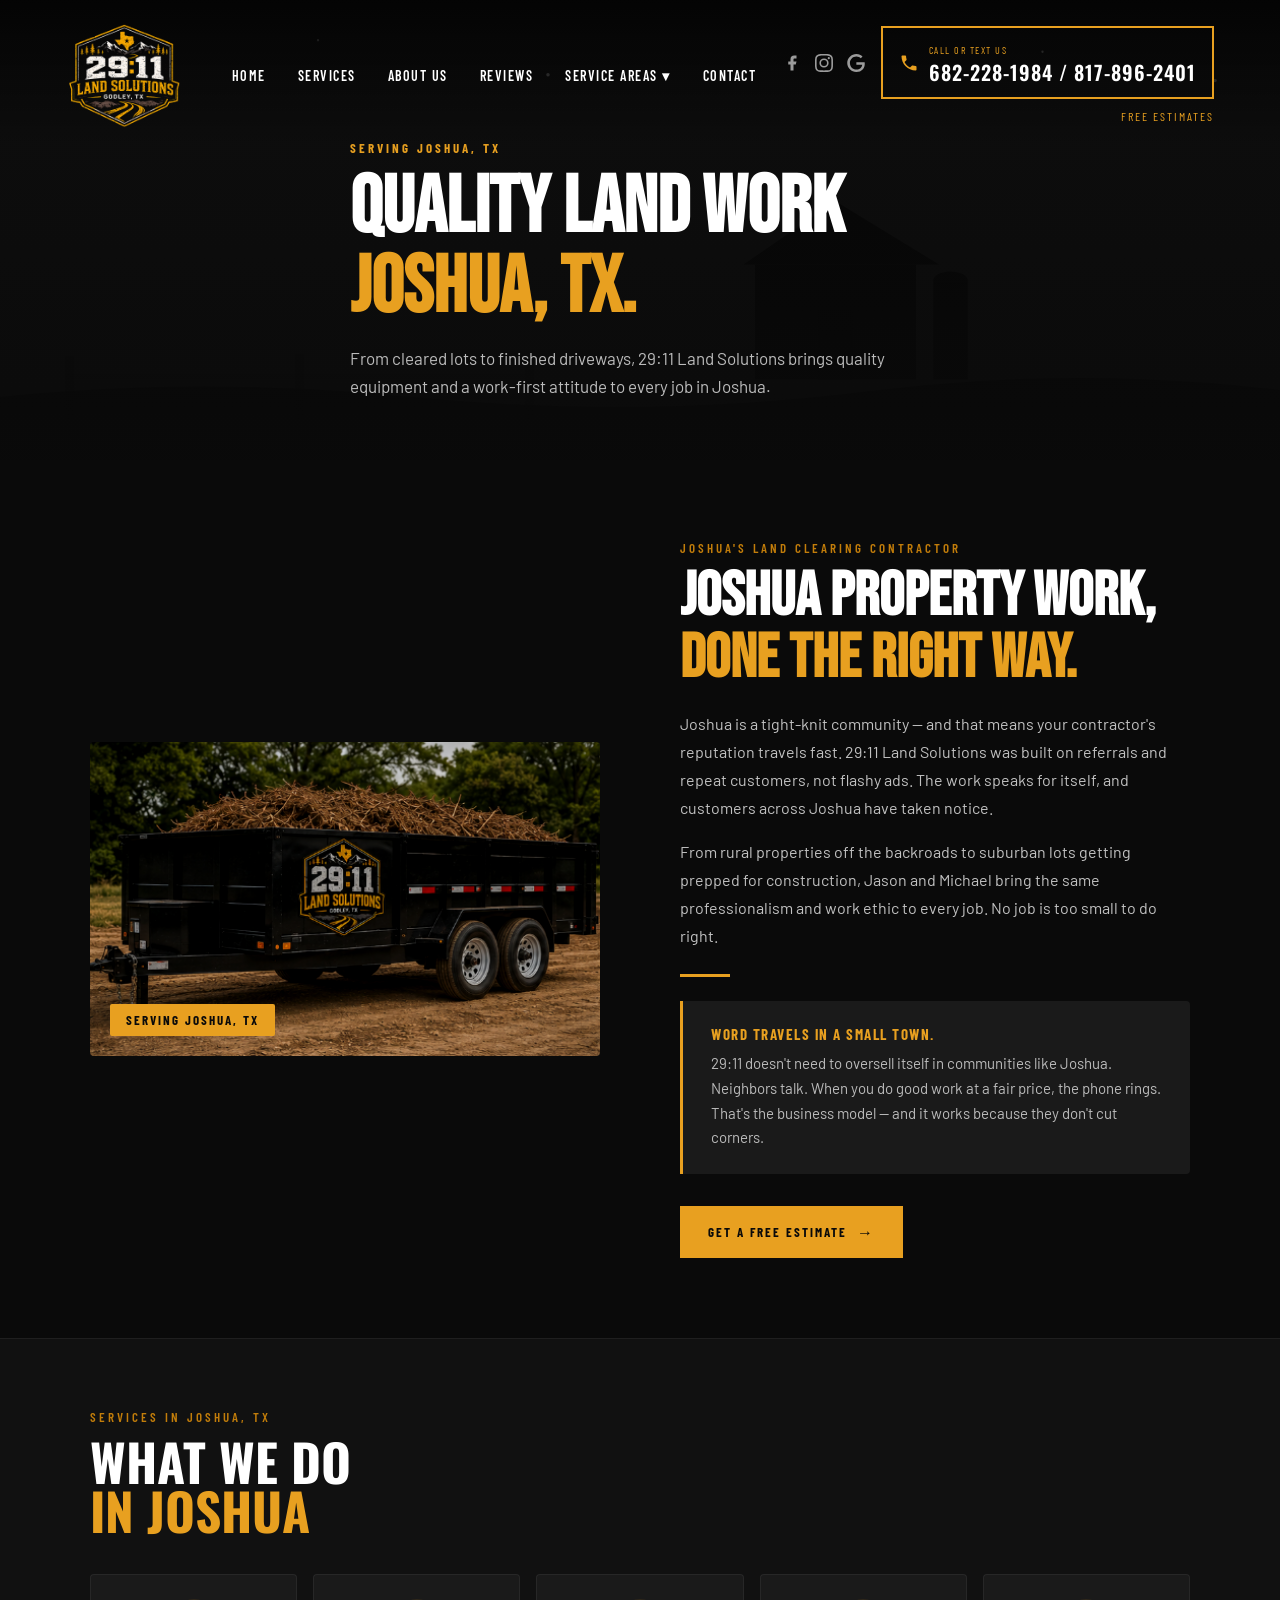
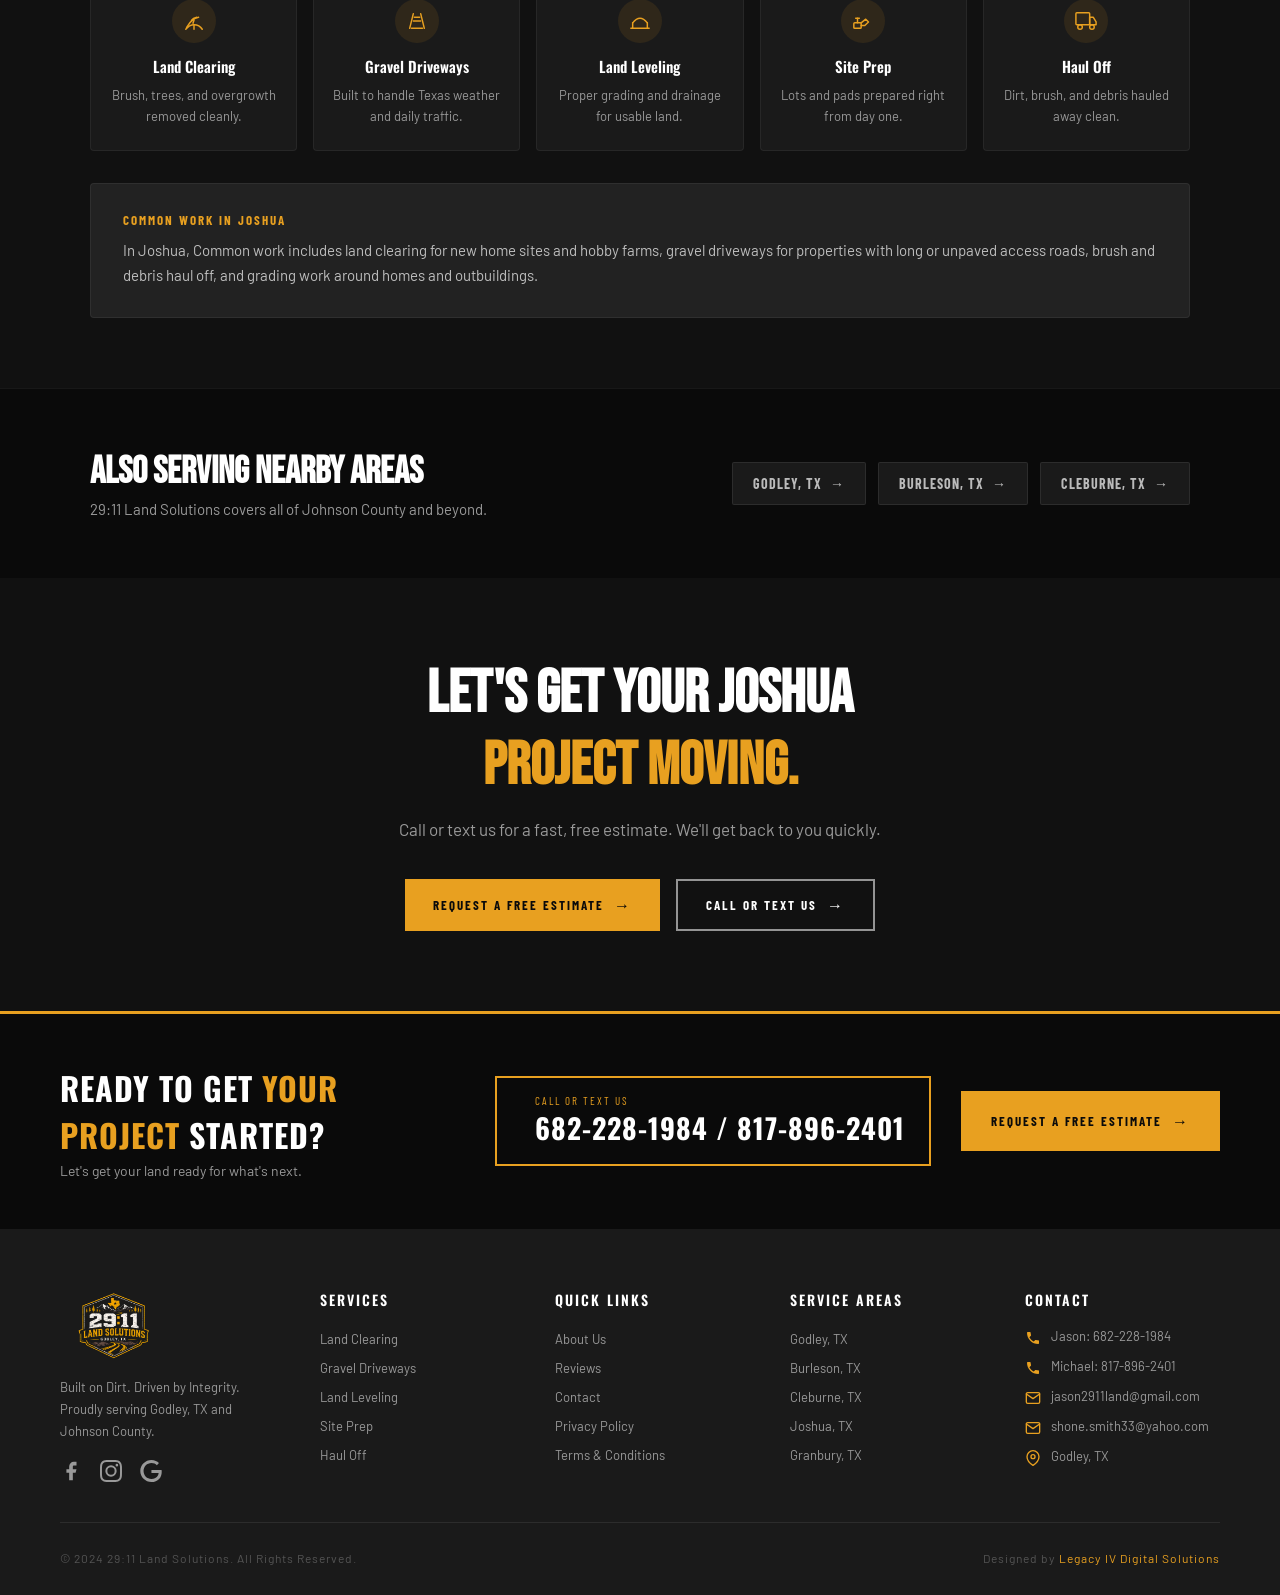
<file: joshua.html>
<!DOCTYPE html>
<html lang="en">
<head>
  <meta charset="UTF-8" />
  <meta name="viewport" content="width=device-width, initial-scale=1.0"/>
  <title>Land Clearing & Gravel Driveways in Joshua, TX | 29:11 Land Solutions</title>
  <meta name="description" content="29:11 Land Solutions provides land clearing, gravel driveways, haul off, and site prep services in Joshua, TX. Honest work from a local you can trust — call Jason.">
  <link rel="preconnect" href="https://fonts.googleapis.com">
  <link rel="preconnect" href="https://fonts.gstatic.com" crossorigin>
  <link href="https://fonts.googleapis.com/css2?family=Bebas+Neue&family=Oswald:wght@400;500;600;700&family=Barlow:wght@400;500;600&family=Barlow+Condensed:wght@600;700&display=swap" rel="stylesheet">
  <link rel="stylesheet" href="styles.css">
  <style>
    .page-hero{position:relative;min-height:340px;display:flex;align-items:flex-end;padding-bottom:60px;background:var(--dark);overflow:hidden}
    .page-hero-bg{position:absolute;inset:0;background-image:url("data:image/svg+xml,%3Csvg%20xmlns='http://www.w3.org/2000/svg'%20viewBox='0%200%201200%20400'%20preserveAspectRatio='xMidYMid%20slice'%3E%20%20%20%3Cdefs%3E%20%20%20%20%20%3ClinearGradient%20id='sky4'%20x1='0'%20y1='0'%20x2='0'%20y2='1'%3E%3Cstop%20offset='0%25'%20stop-color='%25230a0d10'/%3E%3Cstop%20offset='100%25'%20stop-color='%25231a1508'/%3E%3C/linearGradient%3E%20%20%20%3C/defs%3E%20%20%20%3Crect%20width='1200'%20height='400'%20fill='url(%2523sky4)'/%3E%20%20%20%3C%21--%20farm%20/%20ranch%20property%20feel%20--%3E%20%20%20%3C%21--%20barn%20silhouette%20--%3E%20%20%20%3Crect%20x='700'%20y='230'%20width='140'%20height='100'%20fill='%25230d0a00'%20opacity='0.95'/%3E%20%20%20%3Cpolygon%20points='690,230%20770,175%20860,230'%20fill='%25230f0c00'%20opacity='0.95'/%3E%20%20%20%3Crect%20x='755'%20y='270'%20width='30'%20height='60'%20fill='%25230a0800'/%3E%20%20%20%3C%21--%20silo%20--%3E%20%20%20%3Crect%20x='855'%20y='245'%20width='30'%20height='85'%20fill='%25230d0a00'%20opacity='0.95'/%3E%20%20%20%3Cellipse%20cx='870'%20cy='244'%20rx='15'%20ry='8'%20fill='%25230f0c00'%20opacity='0.95'/%3E%20%20%20%3C%21--%20pasture%20fence%20--%3E%20%20%20%3Crect%20x='100'%20y='310'%20width='8'%20height='55'%20fill='%2523E8A020'%20opacity='0.35'/%3E%20%20%20%3Crect%20x='100'%20y='325'%20width='200'%20height='5'%20fill='%2523E8A020'%20opacity='0.2'/%3E%20%20%20%3Crect%20x='100'%20y='342'%20width='200'%20height='5'%20fill='%2523E8A020'%20opacity='0.15'/%3E%20%20%20%3Crect%20x='300'%20y='308'%20width='8'%20height='57'%20fill='%2523E8A020'%20opacity='0.35'/%3E%20%20%20%3Crect%20x='300'%20y='325'%20width='200'%20height='5'%20fill='%2523E8A020'%20opacity='0.2'/%3E%20%20%20%3Crect%20x='300'%20y='342'%20width='200'%20height='5'%20fill='%2523E8A020'%20opacity='0.15'/%3E%20%20%20%3Crect%20x='500'%20y='312'%20width='8'%20height='53'%20fill='%2523E8A020'%20opacity='0.35'/%3E%20%20%20%3C%21--%20rolling%20field%20--%3E%20%20%20%3Cpath%20d='M0%20350%20Q200%20325%20400%20345%20Q600%20365%20800%20340%20Q1000%20315%201200%20345%20L1200%20400%20L0%20400%20Z'%20fill='%2523110e00'%20opacity='0.9'/%3E%20%20%20%3C%21--%20stars%20--%3E%20%20%20%3Ccircle%20cx='120'%20cy='55'%20r='1.5'%20fill='white'%20opacity='0.5'/%3E%20%20%20%3Ccircle%20cx='320'%20cy='35'%20r='1'%20fill='white'%20opacity='0.4'/%3E%20%20%20%3Ccircle%20cx='520'%20cy='65'%20r='1.5'%20fill='white'%20opacity='0.45'/%3E%20%20%20%3Ccircle%20cx='950'%20cy='45'%20r='1'%20fill='white'%20opacity='0.5'/%3E%20%20%20%3Ccircle%20cx='1100'%20cy='70'%20r='1.5'%20fill='white'%20opacity='0.4'/%3E%20%3C/svg%3E");background-size:cover;background-position:center center;opacity:1}
    .page-hero-overlay{position:absolute;inset:0;background:linear-gradient(to bottom,rgba(10,10,10,0.45) 0%,rgba(10,10,10,0.93) 100%)}
    .page-hero-content{position:relative;max-width:900px;margin:0 auto;padding:0 40px;padding-top:140px}
    .page-hero-label{font-family:'Barlow Condensed',sans-serif;font-size:13px;font-weight:700;letter-spacing:3px;text-transform:uppercase;color:var(--gold);margin-bottom:12px}
    .page-hero-title{font-family:'Bebas Neue',sans-serif;font-size:clamp(46px,7vw,80px);line-height:1;color:var(--white);margin:0 0 16px}
    .page-hero-title span{color:var(--gold)}
    .page-hero-sub{font-size:17px;color:rgba(255,255,255,0.72);max-width:580px;line-height:1.65}
    .city-intro{background:var(--black);padding:80px 40px}
    .city-intro-inner{max-width:1100px;margin:0 auto;display:grid;grid-template-columns:1fr 1fr;gap:80px;align-items:center}
    .city-img{position:relative;border-radius:4px;overflow:hidden;background:var(--black)}
    .city-img img{width:100%;display:block;border-radius:0;filter:brightness(0.9) contrast(1.05)}
    .city-img-badge{position:absolute;bottom:20px;left:20px;background:var(--gold);color:var(--black);font-family:'Barlow Condensed',sans-serif;font-size:13px;font-weight:700;letter-spacing:2px;text-transform:uppercase;padding:8px 16px;border-radius:2px}
    .city-text .section-label{margin-bottom:10px}
    .city-h2{font-family:'Bebas Neue',sans-serif;font-size:clamp(40px,5vw,62px);line-height:1;color:var(--white);margin:0 0 20px}
    .city-h2 span{color:var(--gold)}
    .city-body{font-size:16px;line-height:1.75;color:rgba(255,255,255,0.75);margin-bottom:16px}
    .city-divider{width:50px;height:3px;background:var(--gold);margin:24px 0}
    .angle-box{background:var(--dark2);border-left:3px solid var(--gold);padding:24px 28px;border-radius:0 4px 4px 0;margin:24px 0 32px}
    .angle-box strong{display:block;font-family:'Barlow Condensed',sans-serif;font-size:15px;font-weight:700;letter-spacing:1.5px;text-transform:uppercase;color:var(--gold);margin-bottom:8px}
    .angle-box p{font-size:15px;line-height:1.65;color:rgba(255,255,255,0.7);margin:0}
    .services-city{background:var(--dark);padding:70px 40px;border-top:1px solid rgba(255,255,255,0.06)}
    .services-city-inner{max-width:1100px;margin:0 auto}
    .services-city .section-heading{color:var(--white)}
    .services-city-grid{display:grid;grid-template-columns:repeat(5,1fr);gap:16px;margin-top:40px}
    .svc-tile{background:var(--dark2);border:1px solid rgba(255,255,255,0.06);border-radius:4px;padding:24px 18px;text-align:center;transition:border-color 0.2s,transform 0.2s}
    .svc-tile:hover{border-color:rgba(232,160,32,0.35);transform:translateY(-3px)}
    .svc-tile-icon{width:44px;height:44px;background:rgba(232,160,32,0.1);border-radius:50%;display:flex;align-items:center;justify-content:center;margin:0 auto 12px}
    .svc-tile-icon svg{width:22px;height:22px;color:var(--gold)}
    .svc-tile-name{font-family:'Oswald',sans-serif;font-size:15px;font-weight:600;color:var(--white);margin-bottom:8px}
    .svc-tile-desc{font-size:13px;color:var(--text-muted);line-height:1.55}
    .services-city-focus{background:var(--dark3);border-radius:4px;padding:28px 32px;margin-top:32px;border:1px solid rgba(255,255,255,0.06)}
    .services-city-focus strong{display:block;font-family:'Barlow Condensed',sans-serif;font-size:13px;font-weight:700;letter-spacing:2px;text-transform:uppercase;color:var(--gold);margin-bottom:10px}
    .services-city-focus p{font-size:15px;line-height:1.7;color:rgba(255,255,255,0.7);margin:0}
    .nearby-section{background:var(--black);padding:60px 40px;border-top:1px solid rgba(255,255,255,0.06)}
    .nearby-inner{max-width:1100px;margin:0 auto;display:flex;align-items:center;justify-content:space-between;gap:32px;flex-wrap:wrap}
    .nearby-text h3{font-family:'Bebas Neue',sans-serif;font-size:clamp(26px,3vw,38px);color:var(--white);margin:0 0 6px}
    .nearby-text p{font-size:15px;color:var(--text-muted)}
    .nearby-links{display:flex;gap:12px;flex-wrap:wrap}
    .nearby-link{display:inline-flex;align-items:center;gap:8px;background:var(--dark2);border:1px solid rgba(255,255,255,0.08);color:rgba(255,255,255,0.7);font-family:'Barlow Condensed',sans-serif;font-size:14px;font-weight:700;letter-spacing:1px;text-transform:uppercase;padding:12px 20px;border-radius:2px;text-decoration:none;transition:all 0.2s}
    .nearby-link:hover{border-color:var(--gold);color:var(--gold)}
    .city-cta{background:var(--dark);padding:80px 40px;text-align:center}
    .city-cta h2{font-family:'Bebas Neue',sans-serif;font-size:clamp(36px,5vw,60px);color:var(--white);margin-bottom:14px}
    .city-cta h2 span{color:var(--gold)}
    .city-cta p{font-size:17px;color:var(--text-muted);max-width:500px;margin:0 auto 36px;line-height:1.6}
    .city-cta-btns{display:flex;gap:16px;justify-content:center;flex-wrap:wrap}
    @media(max-width:768px){
      .city-intro{padding:60px 20px}.city-intro-inner{grid-template-columns:1fr;gap:36px}
      .services-city{padding:60px 20px}.services-city-grid{grid-template-columns:1fr 1fr}
      .nearby-section{padding:50px 20px}.nearby-inner{flex-direction:column;align-items:flex-start}
      .city-cta{padding:60px 20px}.page-hero-content{padding:0 20px;padding-top:120px}
    }
    @media(max-width:480px){.services-city-grid{grid-template-columns:1fr}}
  </style>
</head>
<body>

<a href="tel:6822281984" class="mobile-phone-bar">
  <svg width="16" height="16" viewBox="0 0 24 24" fill="currentColor"><path d="M6.62 10.79c1.44 2.83 3.76 5.14 6.59 6.59l2.2-2.2c.27-.27.67-.36 1.02-.24 1.12.37 2.33.57 3.57.57.55 0 1 .45 1 1V20c0 .55-.45 1-1 1-9.39 0-17-7.61-17-17 0-.55.45-1 1-1h3.5c.55 0 1 .45 1 1 0 1.25.2 2.45.57 3.57.11.35.03.74-.25 1.02l-2.2 2.2z"/></svg>
  Jason: 682-228-1984 · Michael: 817-896-2401
</a>
<nav>
  <a href="index.html" class="nav-logo"><img src="shield.png" alt="29:11 Land Solutions Logo"></a>
  <ul class="nav-links" id="nav-links">
    <li><a href="index.html">Home</a></li>
    <li><a href="index.html#services">Services</a></li>
    <li><a href="about.html">About Us</a></li>
    <li><a href="reviews.html">Reviews</a></li>
    <li class="has-dropdown"><a href="#">Service Areas ▾</a>
      <ul class="dropdown">
        <li><a href="godley.html">Godley, TX</a></li>
        <li><a href="burleson.html">Burleson, TX</a></li>
        <li><a href="cleburne.html">Cleburne, TX</a></li>
        <li><a href="joshua.html">Joshua, TX</a></li>
        <li><a href="granbury.html">Granbury, TX</a></li>
      </ul>
    </li>
    <li><a href="index.html#contact-form">Contact</a></li>
  </ul>
  <div class="nav-right">
    <div class="nav-right-top">
      <ul class="nav-social-links">
        <li><a href="https://www.facebook.com/profile.php?id=61590363667476" title="Facebook" target="_blank" rel="noopener"><svg viewBox="0 0 24 24" fill="currentColor"><path d="M18 2h-3a5 5 0 0 0-5 5v3H7v4h3v8h4v-8h3l1-4h-4V7a1 1 0 0 1 1-1h3z"/></svg></a></li>
        <li><a href="https://www.instagram.com/2911_land_solutions/" title="Instagram" target="_blank" rel="noopener"><svg viewBox="0 0 24 24" fill="currentColor"><path d="M12 2.163c3.204 0 3.584.012 4.85.07 3.252.148 4.771 1.691 4.919 4.919.058 1.265.069 1.645.069 4.849 0 3.205-.012 3.584-.069 4.849-.149 3.225-1.664 4.771-4.919 4.919-1.266.058-1.644.07-4.85.07-3.204 0-3.584-.012-4.849-.07-3.26-.149-4.771-1.699-4.919-4.92-.058-1.265-.07-1.644-.07-4.849 0-3.204.013-3.583.07-4.849.149-3.227 1.664-4.771 4.919-4.919 1.266-.057 1.645-.069 4.849-.069zm0-2.163c-3.259 0-3.667.014-4.947.072-4.358.2-6.78 2.618-6.98 6.98-.059 1.281-.073 1.689-.073 4.948 0 3.259.014 3.668.072 4.948.2 4.358 2.618 6.78 6.98 6.98 1.281.058 1.689.072 4.948.072 3.259 0 3.668-.014 4.948-.072 4.354-.2 6.782-2.618 6.979-6.98.059-1.28.073-1.689.073-4.948 0-3.259-.014-3.667-.072-4.947-.196-4.354-2.617-6.78-6.979-6.98-1.281-.059-1.69-.073-4.949-.073zm0 5.838a6.162 6.162 0 1 0 0 12.324 6.162 6.162 0 0 0 0-12.324zm0 10.162a4 4 0 1 1 0-8 4 4 0 0 1 0 8zm6.406-11.845a1.44 1.44 0 1 0 0 2.881 1.44 1.44 0 0 0 0-2.881z"/></svg></a></li>
        <li><a href="#" title="Google" target="_blank" rel="noopener"><svg viewBox="0 0 24 24" fill="currentColor"><path d="M12.48 10.92v3.28h7.84c-.24 1.84-.853 3.187-1.787 4.133-1.147 1.147-2.933 2.4-6.053 2.4-4.827 0-8.6-3.893-8.6-8.72s3.773-8.72 8.6-8.72c2.6 0 4.507 1.027 5.907 2.347l2.307-2.307C18.747 1.44 16.133 0 12.48 0 5.867 0 .307 5.387.307 12s5.56 12 12.173 12c3.573 0 6.267-1.173 8.373-3.36 2.16-2.16 2.84-5.213 2.84-7.667 0-.76-.053-1.467-.173-2.053H12.48z"/></svg></a></li>
      </ul>
      <a href="tel:6822281984" class="nav-cta">
        <svg class="nav-phone-svg" viewBox="0 0 24 24" fill="currentColor"><path d="M6.62 10.79c1.44 2.83 3.76 5.14 6.59 6.59l2.2-2.2c.27-.27.67-.36 1.02-.24 1.12.37 2.33.57 3.57.57.55 0 1 .45 1 1V20c0 .55-.45 1-1 1-9.39 0-17-7.61-17-17 0-.55.45-1 1-1h3.5c.55 0 1 .45 1 1 0 1.25.2 2.45.57 3.57.11.35.03.74-.25 1.02l-2.2 2.2z"/></svg>
        <div><span class="nav-cta-label">Call or Text Us</span><br><span class="nav-cta-number">682-228-1984 / 817-896-2401</span></div>
      </a>
    </div>
    <span class="nav-free-est">Free Estimates</span>
  </div>
  <div class="mobile-nav-right">
    <ul class="nav-social-mobile">
      <li><a href="https://www.facebook.com/profile.php?id=61590363667476" title="Facebook" target="_blank" rel="noopener"><svg viewBox="0 0 24 24" fill="currentColor"><path d="M18 2h-3a5 5 0 0 0-5 5v3H7v4h3v8h4v-8h3l1-4h-4V7a1 1 0 0 1 1-1h3z"/></svg></a></li>
      <li><a href="https://www.instagram.com/2911_land_solutions/" title="Instagram" target="_blank" rel="noopener"><svg viewBox="0 0 24 24" fill="currentColor"><path d="M12 2.163c3.204 0 3.584.012 4.85.07 3.252.148 4.771 1.691 4.919 4.919.058 1.265.069 1.645.069 4.849 0 3.205-.012 3.584-.069 4.849-.149 3.225-1.664 4.771-4.919 4.919-1.266.058-1.644.07-4.85.07-3.204 0-3.584-.012-4.849-.07-3.26-.149-4.771-1.699-4.919-4.92-.058-1.265-.07-1.644-.07-4.849 0-3.204.013-3.583.07-4.849.149-3.227 1.664-4.771 4.919-4.919 1.266-.057 1.645-.069 4.849-.069zm0-2.163c-3.259 0-3.667.014-4.947.072-4.358.2-6.78 2.618-6.98 6.98-.059 1.281-.073 1.689-.073 4.948 0 3.259.014 3.668.072 4.948.2 4.358 2.618 6.78 6.98 6.98 1.281.058 1.689.072 4.948.072 3.259 0 3.668-.014 4.948-.072 4.354-.2 6.782-2.618 6.979-6.98.059-1.28.073-1.689.073-4.948 0-3.259-.014-3.667-.072-4.947-.196-4.354-2.617-6.78-6.979-6.98-1.281-.059-1.69-.073-4.949-.073zm0 5.838a6.162 6.162 0 1 0 0 12.324 6.162 6.162 0 0 0 0-12.324zm0 10.162a4 4 0 1 1 0-8 4 4 0 0 1 0 8zm6.406-11.845a1.44 1.44 0 1 0 0 2.881 1.44 1.44 0 0 0 0-2.881z"/></svg></a></li>
      <li><a href="#" title="Google" target="_blank" rel="noopener"><svg viewBox="0 0 24 24" fill="currentColor"><path d="M12.48 10.92v3.28h7.84c-.24 1.84-.853 3.187-1.787 4.133-1.147 1.147-2.933 2.4-6.053 2.4-4.827 0-8.6-3.893-8.6-8.72s3.773-8.72 8.6-8.72c2.6 0 4.507 1.027 5.907 2.347l2.307-2.307C18.747 1.44 16.133 0 12.48 0 5.867 0 .307 5.387.307 12s5.56 12 12.173 12c3.573 0 6.267-1.173 8.373-3.36 2.16-2.16 2.84-5.213 2.84-7.667 0-.76-.053-1.467-.173-2.053H12.48z"/></svg></a></li>
    </ul>
    <button class="hamburger" id="hamburger" aria-label="Open menu"><span></span><span></span><span></span></button>
  </div>
</nav>

<section class="page-hero">
  <div class="page-hero-bg"></div>
  <div class="page-hero-overlay"></div>
  <div class="page-hero-content">
    <p class="page-hero-label">Serving Joshua, TX</p>
    <h1 class="page-hero-title">Quality Land Work<br>
        <span>Joshua, TX.</span></h1>
    <p class="page-hero-sub">From cleared lots to finished driveways, 29:11 Land Solutions brings quality equipment and a work-first attitude to every job in Joshua.</p>
  </div>
</section>

<section class="city-intro">
  <div class="city-intro-inner">
    <div class="city-img">
      <img src="trailer.png" alt="29:11 Land Solutions serving Joshua, TX">
      <div class="city-img-badge">Serving Joshua, TX</div>
    </div>
    <div class="city-text">
      <p class="section-label">Joshua's Land Clearing Contractor</p>
      <h2 class="city-h2">Joshua Property Work,<br><span>Done the Right Way.</span></h2>
      <p class="city-body">Joshua is a tight-knit community — and that means your contractor's reputation travels fast. 29:11 Land Solutions was built on referrals and repeat customers, not flashy ads. The work speaks for itself, and customers across Joshua have taken notice.</p>
      <p class="city-body">From rural properties off the backroads to suburban lots getting prepped for construction, Jason and Michael bring the same professionalism and work ethic to every job. No job is too small to do right.</p>
      <div class="city-divider"></div>
      <div class="angle-box">
        <strong>Word Travels in a Small Town.</strong>
        <p>29:11 doesn't need to oversell itself in communities like Joshua. Neighbors talk. When you do good work at a fair price, the phone rings. That's the business model — and it works because they don't cut corners.</p>
      </div>
      <a href="index.html#contact-form" class="btn-primary">Get a Free Estimate <span class="arrow">→</span></a>
    </div>
  </div>
</section>

<section class="services-city">
  <div class="services-city-inner">
    <p class="section-label">Services in Joshua, TX</p>
    <h2 class="section-heading">What We Do<br><span class="text-gold">in Joshua</span></h2>
    <div class="services-city-grid">
      <div class="svc-tile">
        <div class="svc-tile-icon"><svg viewBox="0 0 24 24" fill="none" stroke="currentColor" stroke-width="1.6" stroke-linecap="round" stroke-linejoin="round"><path d="M17 8C8 10 5.9 16.17 3.82 19.5"/><path d="M9.22 11.3c.8-1.3 2.34-2.8 5.78-3.3"/><path d="M10.9 14.5c.2-.8.6-2.1 1.1-3.2"/><path d="M3 21c2-2.5 5-5 9-5s7.5 2.5 9 5"/><line x1="12" y1="16" x2="12" y2="21"/></svg></div>
        <div class="svc-tile-name">Land Clearing</div>
        <p class="svc-tile-desc">Brush, trees, and overgrowth removed cleanly.</p>
      </div>
      <div class="svc-tile">
        <div class="svc-tile-icon"><svg viewBox="0 0 24 24" fill="none" stroke="currentColor" stroke-width="1.6" stroke-linecap="round" stroke-linejoin="round"><path d="M4 20 L8 4"/><path d="M20 20 L16 4"/><path d="M8 12 L16 12"/><path d="M6 20 L18 20"/><path d="M9 8 L15 8"/></svg></div>
        <div class="svc-tile-name">Gravel Driveways</div>
        <p class="svc-tile-desc">Built to handle Texas weather and daily traffic.</p>
      </div>
      <div class="svc-tile">
        <div class="svc-tile-icon"><svg viewBox="0 0 24 24" fill="none" stroke="currentColor" stroke-width="1.6" stroke-linecap="round" stroke-linejoin="round"><path d="M2 20 L22 20"/><path d="M4 20 L4 14"/><path d="M20 20 L20 14"/><path d="M4 14 Q12 4 20 14"/></svg></div>
        <div class="svc-tile-name">Land Leveling</div>
        <p class="svc-tile-desc">Proper grading and drainage for usable land.</p>
      </div>
      <div class="svc-tile">
        <div class="svc-tile-icon"><svg viewBox="0 0 24 24" fill="none" stroke="currentColor" stroke-width="1.6" stroke-linecap="round" stroke-linejoin="round"><rect x="2" y="14" width="8" height="6" rx="1"/><path d="M10 17h4l4-4-3-3-5 4"/><path d="M6 14V9"/><path d="M4 9h4"/></svg></div>
        <div class="svc-tile-name">Site Prep</div>
        <p class="svc-tile-desc">Lots and pads prepared right from day one.</p>
      </div>
      <div class="svc-tile">
        <div class="svc-tile-icon"><svg viewBox="0 0 24 24" fill="none" stroke="currentColor" stroke-width="1.6" stroke-linecap="round" stroke-linejoin="round"><rect x="1" y="3" width="15" height="13" rx="1"/><path d="M16 8h4l3 5v3h-7V8z"/><circle cx="5.5" cy="18.5" r="2.5"/><circle cx="18.5" cy="18.5" r="2.5"/></svg></div>
        <div class="svc-tile-name">Haul Off</div>
        <p class="svc-tile-desc">Dirt, brush, and debris hauled away clean.</p>
      </div>
    </div>
    <div class="services-city-focus">
      <strong>Common Work in Joshua</strong>
      <p>In Joshua, Common work includes land clearing for new home sites and hobby farms, gravel driveways for properties with long or unpaved access roads, brush and debris haul off, and grading work around homes and outbuildings.</p>
    </div>
  </div>
</section>

<section class="nearby-section">
  <div class="nearby-inner">
    <div class="nearby-text">
      <h3>Also Serving Nearby Areas</h3>
      <p>29:11 Land Solutions covers all of Johnson County and beyond.</p>
    </div>
    <div class="nearby-links">
      <a href="godley.html" class="nearby-link">Godley, TX <span>→</span></a>
      <a href="burleson.html" class="nearby-link">Burleson, TX <span>→</span></a>
      <a href="cleburne.html" class="nearby-link">Cleburne, TX <span>→</span></a>
    </div>
  </div>
</section>

<section class="city-cta">
  <h2>Let's Get Your Joshua<br><span>Project Moving.</span></h2>
  <p>Call or text us for a fast, free estimate. We'll get back to you quickly.</p>
  <div class="city-cta-btns">
    <a href="index.html#contact-form" class="btn-primary">Request a Free Estimate <span class="arrow">→</span></a>
    <a href="tel:6822281984" class="btn-secondary">Call or Text Us <span class="arrow">→</span></a>
  </div>
</section>

<section class="cta-banner">
  <div class="cta-banner-text">
    <h2 class="cta-banner-heading">Ready to Get <em>Your Project</em> Started?</h2>
    <p class="cta-banner-sub">Let's get your land ready for what's next.</p>
  </div>
  <a href="tel:6822281984" class="cta-phone-block">
    <svg class="cta-phone-icon" viewBox="0 0 24 24" fill="currentColor"><path d="M6.62 10.79c1.44 2.83 3.76 5.14 6.59 6.59l2.2-2.2c.27-.27.67-.36 1.02-.24 1.12.37 2.33.57 3.57.57.55 0 1 .45 1 1V20c0 .55-.45 1-1 1-9.39 0-17-7.61-17-17 0-.55.45-1 1-1h3.5c.55 0 1 .45 1 1 0 1.25.2 2.45.57 3.57.11.35.03.74-.25 1.02l-2.2 2.2z"/></svg>
    <div><div class="cta-phone-label">Call or Text Us</div><div class="cta-phone-number">682-228-1984 / 817-896-2401</div></div>
  </a>
  <a href="index.html#contact-form" class="btn-primary cta-btn-large">Request a Free Estimate <span class="arrow">→</span></a>
</section>
<footer>
  <div class="footer-grid">
    <div class="footer-brand">
      <a href="index.html"><img src="shield.png" alt="29:11 Land Solutions" class="footer-logo"></a>
      <p class="footer-brand-desc">Built on Dirt. Driven by Integrity. Proudly serving Godley, TX and Johnson County.</p>
      <ul class="social-links">
        <li><a href="https://www.facebook.com/profile.php?id=61590363667476" title="Facebook" target="_blank" rel="noopener"><svg viewBox="0 0 24 24" fill="currentColor"><path d="M18 2h-3a5 5 0 0 0-5 5v3H7v4h3v8h4v-8h3l1-4h-4V7a1 1 0 0 1 1-1h3z"/></svg></a></li>
        <li><a href="https://www.instagram.com/2911_land_solutions/" title="Instagram" target="_blank" rel="noopener"><svg viewBox="0 0 24 24" fill="currentColor"><path d="M12 2.163c3.204 0 3.584.012 4.85.07 3.252.148 4.771 1.691 4.919 4.919.058 1.265.069 1.645.069 4.849 0 3.205-.012 3.584-.069 4.849-.149 3.225-1.664 4.771-4.919 4.919-1.266.058-1.644.07-4.85.07-3.204 0-3.584-.012-4.849-.07-3.26-.149-4.771-1.699-4.919-4.92-.058-1.265-.07-1.644-.07-4.849 0-3.204.013-3.583.07-4.849.149-3.227 1.664-4.771 4.919-4.919 1.266-.057 1.645-.069 4.849-.069zm0-2.163c-3.259 0-3.667.014-4.947.072-4.358.2-6.78 2.618-6.98 6.98-.059 1.281-.073 1.689-.073 4.948 0 3.259.014 3.668.072 4.948.2 4.358 2.618 6.78 6.98 6.98 1.281.058 1.689.072 4.948.072 3.259 0 3.668-.014 4.948-.072 4.354-.2 6.782-2.618 6.979-6.98.059-1.28.073-1.689.073-4.948 0-3.259-.014-3.667-.072-4.947-.196-4.354-2.617-6.78-6.979-6.98-1.281-.059-1.69-.073-4.949-.073zm0 5.838a6.162 6.162 0 1 0 0 12.324 6.162 6.162 0 0 0 0-12.324zm0 10.162a4 4 0 1 1 0-8 4 4 0 0 1 0 8zm6.406-11.845a1.44 1.44 0 1 0 0 2.881 1.44 1.44 0 0 0 0-2.881z"/></svg></a></li>
        <li><a href="#" title="Google" target="_blank" rel="noopener"><svg viewBox="0 0 24 24" fill="currentColor"><path d="M12.48 10.92v3.28h7.84c-.24 1.84-.853 3.187-1.787 4.133-1.147 1.147-2.933 2.4-6.053 2.4-4.827 0-8.6-3.893-8.6-8.72s3.773-8.72 8.6-8.72c2.6 0 4.507 1.027 5.907 2.347l2.307-2.307C18.747 1.44 16.133 0 12.48 0 5.867 0 .307 5.387.307 12s5.56 12 12.173 12c3.573 0 6.267-1.173 8.373-3.36 2.16-2.16 2.84-5.213 2.84-7.667 0-.76-.053-1.467-.173-2.053H12.48z"/></svg></a></li>
      </ul>
    </div>
    <div><div class="footer-col-title">Services</div><ul class="footer-links"><li><a href="index.html#services">Land Clearing</a></li><li><a href="index.html#services">Gravel Driveways</a></li><li><a href="index.html#services">Land Leveling</a></li><li><a href="index.html#services">Site Prep</a></li><li><a href="index.html#services">Haul Off</a></li></ul></div>
    <div><div class="footer-col-title">Quick Links</div><ul class="footer-links"><li><a href="about.html">About Us</a></li><li><a href="reviews.html">Reviews</a></li><li><a href="index.html#contact-form">Contact</a></li><li><a href="privacy-policy.html">Privacy Policy</a></li><li><a href="terms.html">Terms &amp; Conditions</a></li></ul></div>
    <div><div class="footer-col-title">Service Areas</div><ul class="footer-links"><li><a href="godley.html">Godley, TX</a></li><li><a href="burleson.html">Burleson, TX</a></li><li><a href="cleburne.html">Cleburne, TX</a></li><li><a href="joshua.html">Joshua, TX</a></li><li><a href="granbury.html">Granbury, TX</a></li></ul></div>
    <div><div class="footer-col-title">Contact</div><div class="footer-contact-item"><svg class="icon-svg" viewBox="0 0 24 24" fill="currentColor"><path d="M6.62 10.79c1.44 2.83 3.76 5.14 6.59 6.59l2.2-2.2c.27-.27.67-.36 1.02-.24 1.12.37 2.33.57 3.57.57.55 0 1 .45 1 1V20c0 .55-.45 1-1 1-9.39 0-17-7.61-17-17 0-.55.45-1 1-1h3.5c.55 0 1 .45 1 1 0 1.25.2 2.45.57 3.57.11.35.03.74-.25 1.02l-2.2 2.2z"/></svg><span>Jason: 682-228-1984</span></div><div class="footer-contact-item"><svg class="icon-svg" viewBox="0 0 24 24" fill="currentColor"><path d="M6.62 10.79c1.44 2.83 3.76 5.14 6.59 6.59l2.2-2.2c.27-.27.67-.36 1.02-.24 1.12.37 2.33.57 3.57.57.55 0 1 .45 1 1V20c0 .55-.45 1-1 1-9.39 0-17-7.61-17-17 0-.55.45-1 1-1h3.5c.55 0 1 .45 1 1 0 1.25.2 2.45.57 3.57.11.35.03.74-.25 1.02l-2.2 2.2z"/></svg><span>Michael: 817-896-2401</span></div><div class="footer-contact-item"><svg class="icon-svg" viewBox="0 0 24 24" fill="none" stroke="currentColor" stroke-width="2" stroke-linecap="round" stroke-linejoin="round"><path d="M4 4h16c1.1 0 2 .9 2 2v12c0 1.1-.9 2-2 2H4c-1.1 0-2-.9-2-2V6c0-1.1.9-2 2-2z"/><polyline points="22,6 12,13 2,6"/></svg><span>jason2911land@gmail.com</span></div><div class="footer-contact-item"><svg class="icon-svg" viewBox="0 0 24 24" fill="none" stroke="currentColor" stroke-width="2" stroke-linecap="round" stroke-linejoin="round"><path d="M4 4h16c1.1 0 2 .9 2 2v12c0 1.1-.9 2-2 2H4c-1.1 0-2-.9-2-2V6c0-1.1.9-2 2-2z"/><polyline points="22,6 12,13 2,6"/></svg><span>shone.smith33@yahoo.com</span></div><div class="footer-contact-item"><svg class="icon-svg" viewBox="0 0 24 24" fill="none" stroke="currentColor" stroke-width="2" stroke-linecap="round" stroke-linejoin="round"><path d="M21 10c0 7-9 13-9 13s-9-6-9-13a9 9 0 0 1 18 0z"/><circle cx="12" cy="10" r="3"/></svg><span>Godley, TX</span></div></div>
  </div>
  <div class="footer-bottom">
    <div class="footer-bottom-left">&copy; 2024 29:11 Land Solutions. All Rights Reserved.</div>
    <div class="footer-bottom-right">Designed by <a href="https://legacyivdigital.com" target="_blank" rel="noopener">Legacy IV Digital Solutions</a></div>
  </div>
</footer>
<a href="index.html#contact-form" class="sticky-cta" id="sticky-cta">Request a Free Estimate <span class="arrow">&#x2192;</span></a>
<script>
  const stickyCta = document.getElementById('sticky-cta');
  window.addEventListener('scroll', () => { stickyCta.classList.toggle('visible', window.scrollY > 400); });
  const hamburger = document.getElementById('hamburger');
  const navLinks = document.getElementById('nav-links');
  hamburger.addEventListener('click', () => { hamburger.classList.toggle('open'); navLinks.classList.toggle('mobile-open'); });
  navLinks.querySelectorAll('a').forEach(link => {
    link.addEventListener('click', () => {
      hamburger.classList.remove('open');
      navLinks.classList.remove('mobile-open');
    });
  });
</script>
</body>
</html>
</file>
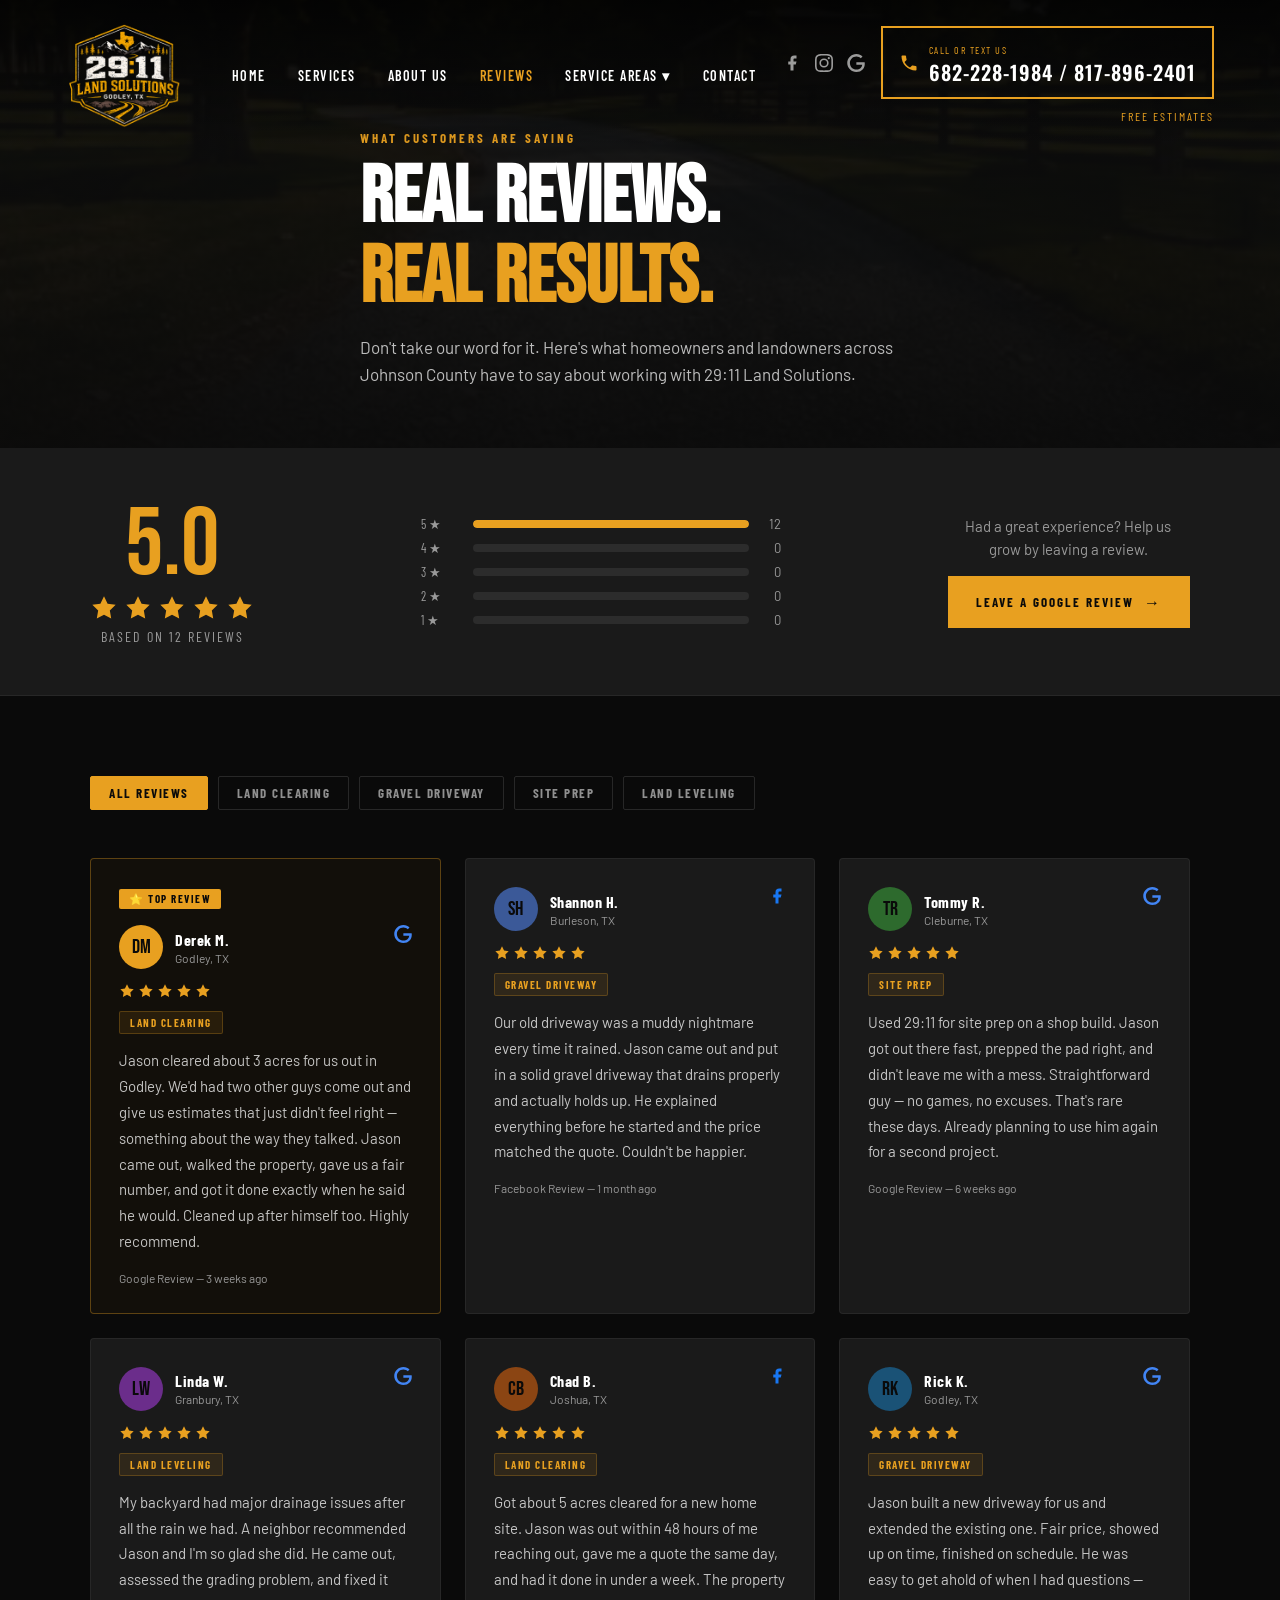
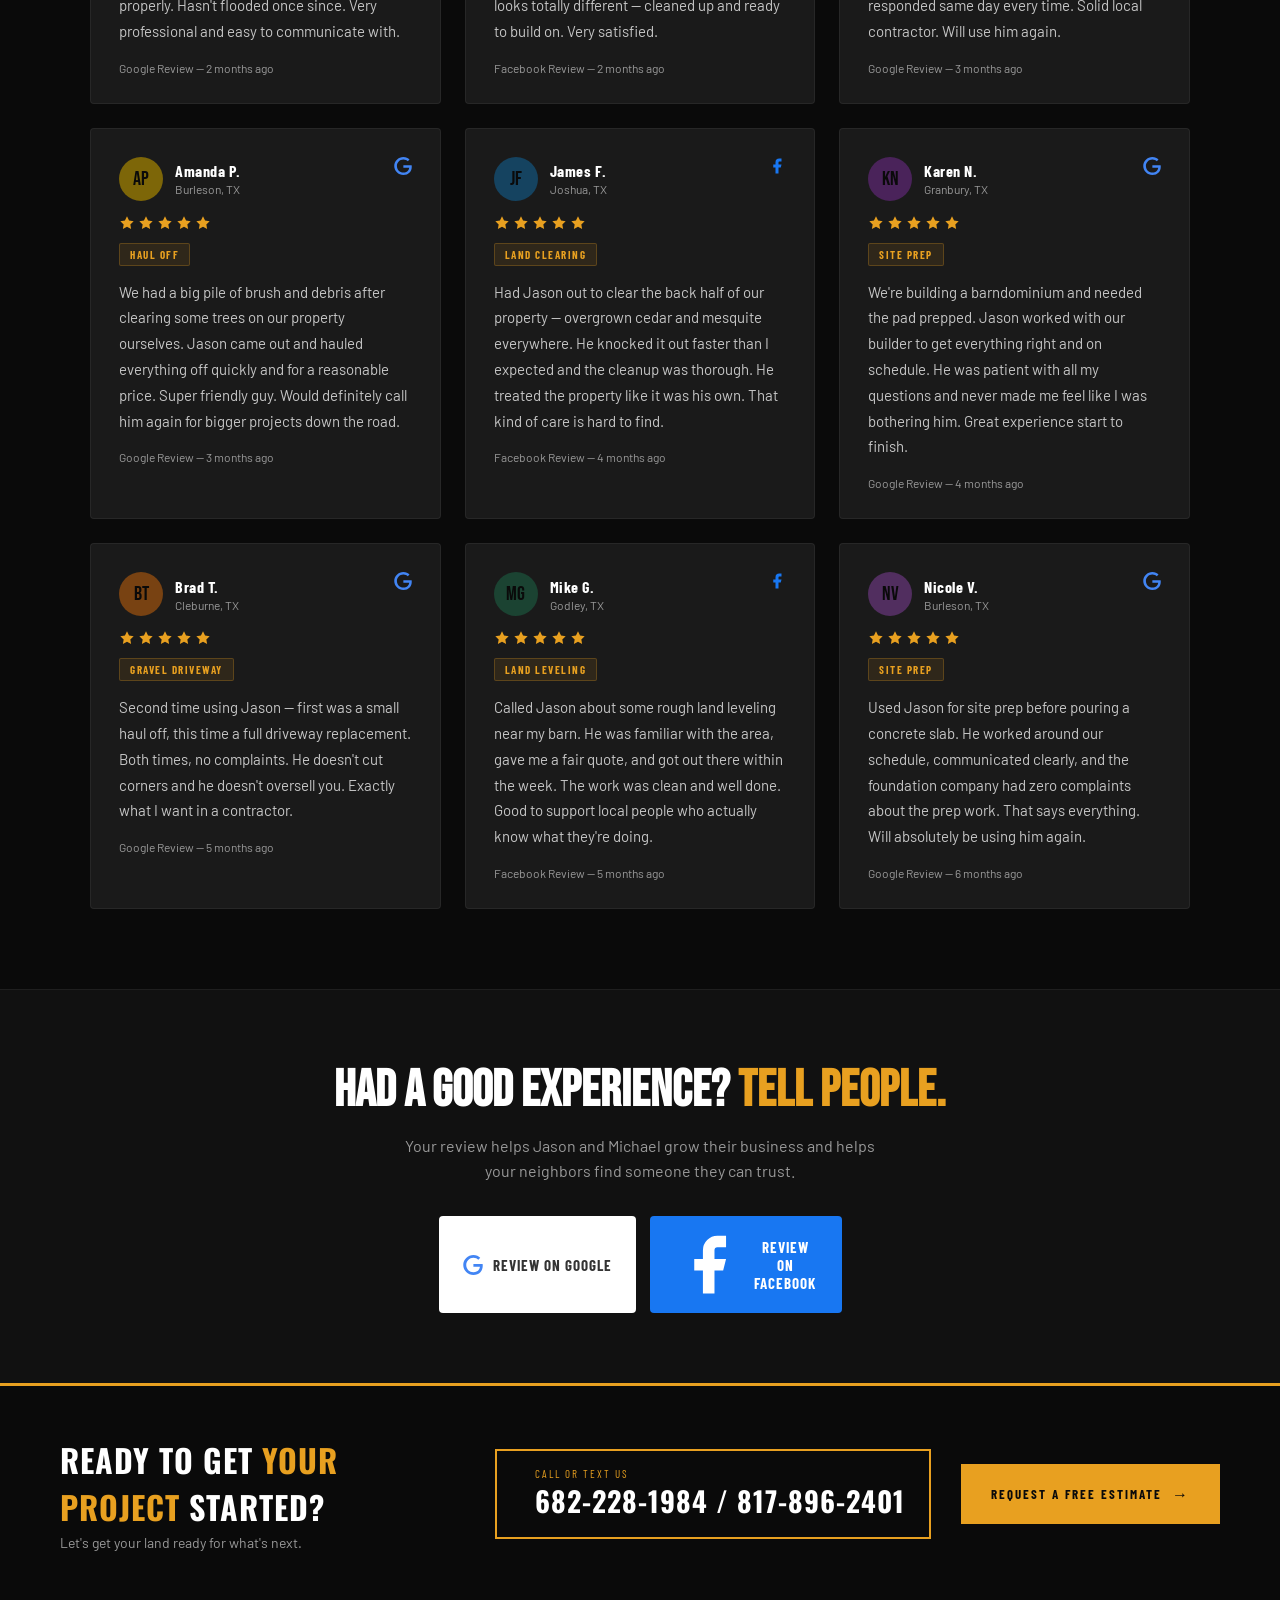
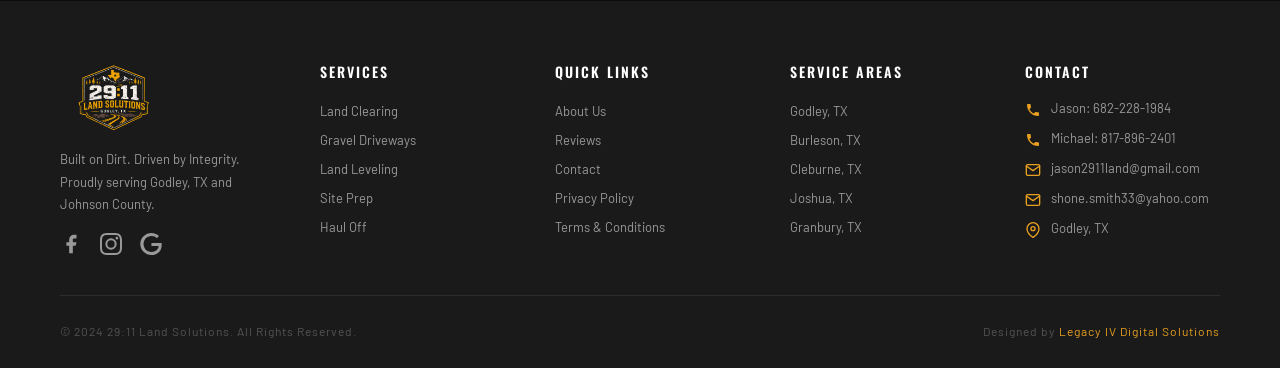
<file: reviews.html>
<!DOCTYPE html>
<html lang="en">
<head>
  <meta charset="UTF-8" />
  <meta name="viewport" content="width=device-width, initial-scale=1.0"/>
  <title>Customer Reviews | 29:11 Land Solutions — Godley, TX</title>
  <meta name="description" content="See what customers across Godley, Burleson, Cleburne, Joshua, and Granbury say about 29:11 Land Solutions. Real reviews from real people.">
  <link rel="preconnect" href="https://fonts.googleapis.com">
  <link rel="preconnect" href="https://fonts.gstatic.com" crossorigin>
  <link href="https://fonts.googleapis.com/css2?family=Bebas+Neue&family=Oswald:wght@400;500;600;700&family=Barlow:wght@400;500;600&family=Barlow+Condensed:wght@600;700&display=swap" rel="stylesheet">
  <link rel="stylesheet" href="styles.css">
  <style>
    .page-hero { position:relative; min-height:300px; display:flex; align-items:flex-end; padding-bottom:60px; background:var(--dark); overflow:hidden; }
    .page-hero-bg { position:absolute; inset:0; background-image:url('driveway.png'); background-size:cover; background-position:center; opacity:0.2; }
    .page-hero-overlay { position:absolute; inset:0; background:linear-gradient(to bottom,rgba(10,10,10,0.5) 0%,rgba(10,10,10,0.93) 100%); }
    .page-hero-content { position:relative; max-width:900px; margin:0 auto; padding:0 40px; padding-top:130px; }
    .page-hero-label { font-family:'Barlow Condensed',sans-serif; font-size:13px; font-weight:700; letter-spacing:3px; text-transform:uppercase; color:var(--gold); margin-bottom:12px; }
    .page-hero-title { font-family:'Bebas Neue',sans-serif; font-size:clamp(48px,7vw,80px); line-height:1; color:var(--white); margin:0 0 16px; }
    .page-hero-title span { color:var(--gold); }
    .page-hero-sub { font-size:17px; color:rgba(255,255,255,0.72); max-width:560px; line-height:1.6; }

    /* RATING SUMMARY */
    .rating-summary { background:var(--dark2); border-bottom:1px solid rgba(255,255,255,0.06); padding:50px 40px; }
    .rating-summary-inner { max-width:1100px; margin:0 auto; display:flex; align-items:center; justify-content:space-between; gap:40px; flex-wrap:wrap; }
    .rating-big { text-align:center; }
    .rating-number { font-family:'Bebas Neue',sans-serif; font-size:96px; line-height:1; color:var(--gold); }
    .rating-stars-big { display:flex; gap:6px; justify-content:center; margin-bottom:6px; }
    .rating-stars-big svg { width:28px; height:28px; color:var(--gold); }
    .rating-count { font-family:'Barlow Condensed',sans-serif; font-size:14px; letter-spacing:2px; text-transform:uppercase; color:var(--text-muted); }
    .rating-breakdown { flex:1; max-width:360px; display:flex; flex-direction:column; gap:8px; }
    .rating-bar-row { display:flex; align-items:center; gap:12px; }
    .rating-bar-label { font-family:'Barlow Condensed',sans-serif; font-size:13px; color:var(--text-muted); width:40px; flex-shrink:0; }
    .rating-bar-track { flex:1; height:8px; background:rgba(255,255,255,0.08); border-radius:4px; overflow:hidden; }
    .rating-bar-fill { height:100%; background:var(--gold); border-radius:4px; }
    .rating-bar-count { font-size:13px; color:var(--text-muted); width:20px; text-align:right; flex-shrink:0; }
    .rating-cta-col { text-align:center; }
    .rating-cta-col p { font-size:15px; color:var(--text-muted); margin-bottom:16px; max-width:240px; line-height:1.5; }

    /* REVIEWS GRID */
    .reviews-section { background:var(--black); padding:80px 40px; }
    .reviews-inner { max-width:1100px; margin:0 auto; }
    .reviews-filter { display:flex; gap:10px; flex-wrap:wrap; margin-bottom:48px; }
    .filter-btn { font-family:'Barlow Condensed',sans-serif; font-size:13px; font-weight:700; letter-spacing:1.5px; text-transform:uppercase; padding:8px 18px; border-radius:2px; border:1px solid rgba(255,255,255,0.12); background:transparent; color:rgba(255,255,255,0.55); cursor:pointer; transition:all 0.2s; }
    .filter-btn:hover,.filter-btn.active { background:var(--gold); color:var(--black); border-color:var(--gold); }
    .reviews-grid { display:grid; grid-template-columns:repeat(3,1fr); gap:24px; }
    .review-card { background:var(--dark2); border:1px solid rgba(255,255,255,0.06); border-radius:4px; padding:28px; transition:border-color 0.2s; }
    .review-card:hover { border-color:rgba(232,160,32,0.25); }
    .review-top { display:flex; align-items:flex-start; justify-content:space-between; margin-bottom:14px; }
    .reviewer-info { display:flex; align-items:center; gap:12px; }
    .reviewer-avatar { width:44px; height:44px; border-radius:50%; background:var(--gold); display:flex; align-items:center; justify-content:center; font-family:'Bebas Neue',sans-serif; font-size:20px; color:var(--black); flex-shrink:0; }
    .reviewer-name { font-family:'Barlow Condensed',sans-serif; font-size:16px; font-weight:700; color:var(--white); letter-spacing:0.5px; }
    .reviewer-location { font-size:12px; color:var(--text-muted); margin-top:2px; }
    .review-source { display:flex; align-items:center; gap:4px; }
    .review-source svg { width:18px; height:18px; }
    .review-stars { display:flex; gap:3px; margin-bottom:12px; }
    .review-stars svg { width:16px; height:16px; color:var(--gold); }
    .review-service-tag { display:inline-block; background:rgba(232,160,32,0.1); border:1px solid rgba(232,160,32,0.25); color:var(--gold); font-family:'Barlow Condensed',sans-serif; font-size:11px; font-weight:700; letter-spacing:1.5px; text-transform:uppercase; padding:4px 10px; border-radius:2px; margin-bottom:14px; }
    .review-text { font-size:15px; line-height:1.72; color:rgba(255,255,255,0.75); }
    .review-date { font-size:12px; color:var(--text-muted); margin-top:16px; }
    .review-featured { border-color:rgba(232,160,32,0.35); background:rgba(232,160,32,0.04); }
    .review-featured-badge { display:inline-block; background:var(--gold); color:var(--black); font-family:'Barlow Condensed',sans-serif; font-size:11px; font-weight:700; letter-spacing:1.5px; text-transform:uppercase; padding:3px 10px; border-radius:2px; margin-bottom:16px; }

    /* LEAVE REVIEW CTA */
    .leave-review { background:var(--dark); padding:70px 40px; text-align:center; border-top:1px solid rgba(255,255,255,0.06); }
    .leave-review h2 { font-family:'Bebas Neue',sans-serif; font-size:clamp(32px,4vw,54px); color:var(--white); margin-bottom:12px; }
    .leave-review h2 span { color:var(--gold); }
    .leave-review p { font-size:16px; color:var(--text-muted); max-width:480px; margin:0 auto 32px; line-height:1.6; }
    .leave-review-btns { display:flex; gap:14px; justify-content:center; flex-wrap:wrap; }
    .btn-google { display:inline-flex; align-items:center; gap:10px; background:white; color:#333; font-family:'Barlow Condensed',sans-serif; font-size:15px; font-weight:700; letter-spacing:1px; text-transform:uppercase; padding:14px 24px; border-radius:4px; text-decoration:none; transition:opacity 0.2s; }
    .btn-google:hover { opacity:0.9; }
    .btn-google svg { width:20px; height:20px; }
    .btn-fb { display:inline-flex; align-items:center; gap:10px; background:#1877F2; color:white; font-family:'Barlow Condensed',sans-serif; font-size:15px; font-weight:700; letter-spacing:1px; text-transform:uppercase; padding:14px 24px; border-radius:4px; text-decoration:none; transition:opacity 0.2s; }
    .btn-fb:hover { opacity:0.9; }

    @media(max-width:900px){ .reviews-grid{grid-template-columns:1fr 1fr;} }
    @media(max-width:600px){ .reviews-grid{grid-template-columns:1fr;} .rating-summary-inner{flex-direction:column;align-items:center;} .rating-breakdown{max-width:100%;width:100%;} .page-hero-content{padding:0 20px;padding-top:120px;} .reviews-section{padding:60px 20px;} .leave-review{padding:60px 20px;} .rating-summary{padding:40px 20px;} }
  </style>
</head>
<body>

<a href="tel:6822281984" class="mobile-phone-bar">
  <svg width="16" height="16" viewBox="0 0 24 24" fill="currentColor"><path d="M6.62 10.79c1.44 2.83 3.76 5.14 6.59 6.59l2.2-2.2c.27-.27.67-.36 1.02-.24 1.12.37 2.33.57 3.57.57.55 0 1 .45 1 1V20c0 .55-.45 1-1 1-9.39 0-17-7.61-17-17 0-.55.45-1 1-1h3.5c.55 0 1 .45 1 1 0 1.25.2 2.45.57 3.57.11.35.03.74-.25 1.02l-2.2 2.2z"/></svg>
  Jason: 682-228-1984 · Michael: 817-896-2401
</a>

<nav>
  <a href="index.html" class="nav-logo"><img src="shield.png" alt="29:11 Land Solutions Logo"></a>
  <ul class="nav-links" id="nav-links">
    <li><a href="index.html">Home</a></li>
    <li><a href="index.html#services">Services</a></li>
    <li><a href="about.html">About Us</a></li>
    <li><a href="reviews.html" class="active">Reviews</a></li>
    <li class="has-dropdown"><a href="#">Service Areas ▾</a>
      <ul class="dropdown">
        <li><a href="godley.html">Godley, TX</a></li>
        <li><a href="burleson.html">Burleson, TX</a></li>
        <li><a href="cleburne.html">Cleburne, TX</a></li>
        <li><a href="joshua.html">Joshua, TX</a></li>
        <li><a href="granbury.html">Granbury, TX</a></li>
      </ul>
    </li>
    <li><a href="index.html#contact-form">Contact</a></li>
  </ul>
  <div class="nav-right">
    <div class="nav-right-top">
      <ul class="nav-social-links">
        <li><a href="https://www.facebook.com/profile.php?id=61590363667476" title="Facebook" target="_blank" rel="noopener"><svg viewBox="0 0 24 24" fill="currentColor"><path d="M18 2h-3a5 5 0 0 0-5 5v3H7v4h3v8h4v-8h3l1-4h-4V7a1 1 0 0 1 1-1h3z"/></svg></a></li>
        <li><a href="https://www.instagram.com/2911_land_solutions/" title="Instagram" target="_blank" rel="noopener"><svg viewBox="0 0 24 24" fill="currentColor"><path d="M12 2.163c3.204 0 3.584.012 4.85.07 3.252.148 4.771 1.691 4.919 4.919.058 1.265.069 1.645.069 4.849 0 3.205-.012 3.584-.069 4.849-.149 3.225-1.664 4.771-4.919 4.919-1.266.058-1.644.07-4.85.07-3.204 0-3.584-.012-4.849-.07-3.26-.149-4.771-1.699-4.919-4.92-.058-1.265-.07-1.644-.07-4.849 0-3.204.013-3.583.07-4.849.149-3.227 1.664-4.771 4.919-4.919 1.266-.057 1.645-.069 4.849-.069zm0-2.163c-3.259 0-3.667.014-4.947.072-4.358.2-6.78 2.618-6.98 6.98-.059 1.281-.073 1.689-.073 4.948 0 3.259.014 3.668.072 4.948.2 4.358 2.618 6.78 6.98 6.98 1.281.058 1.689.072 4.948.072 3.259 0 3.668-.014 4.948-.072 4.354-.2 6.782-2.618 6.979-6.98.059-1.28.073-1.689.073-4.948 0-3.259-.014-3.667-.072-4.947-.196-4.354-2.617-6.78-6.979-6.98-1.281-.059-1.69-.073-4.949-.073zm0 5.838a6.162 6.162 0 1 0 0 12.324 6.162 6.162 0 0 0 0-12.324zm0 10.162a4 4 0 1 1 0-8 4 4 0 0 1 0 8zm6.406-11.845a1.44 1.44 0 1 0 0 2.881 1.44 1.44 0 0 0 0-2.881z"/></svg></a></li>
        <li><a href="#" title="Google" target="_blank" rel="noopener"><svg viewBox="0 0 24 24" fill="currentColor"><path d="M12.48 10.92v3.28h7.84c-.24 1.84-.853 3.187-1.787 4.133-1.147 1.147-2.933 2.4-6.053 2.4-4.827 0-8.6-3.893-8.6-8.72s3.773-8.72 8.6-8.72c2.6 0 4.507 1.027 5.907 2.347l2.307-2.307C18.747 1.44 16.133 0 12.48 0 5.867 0 .307 5.387.307 12s5.56 12 12.173 12c3.573 0 6.267-1.173 8.373-3.36 2.16-2.16 2.84-5.213 2.84-7.667 0-.76-.053-1.467-.173-2.053H12.48z"/></svg></a></li>
      </ul>
      <a href="tel:6822281984" class="nav-cta">
        <svg class="nav-phone-svg" viewBox="0 0 24 24" fill="currentColor"><path d="M6.62 10.79c1.44 2.83 3.76 5.14 6.59 6.59l2.2-2.2c.27-.27.67-.36 1.02-.24 1.12.37 2.33.57 3.57.57.55 0 1 .45 1 1V20c0 .55-.45 1-1 1-9.39 0-17-7.61-17-17 0-.55.45-1 1-1h3.5c.55 0 1 .45 1 1 0 1.25.2 2.45.57 3.57.11.35.03.74-.25 1.02l-2.2 2.2z"/></svg>
        <div><span class="nav-cta-label">Call or Text Us</span><br><span class="nav-cta-number">682-228-1984 / 817-896-2401</span></div>
      </a>
    </div>
    <span class="nav-free-est">Free Estimates</span>
  </div>
  <div class="mobile-nav-right">
    <ul class="nav-social-mobile">
      <li><a href="https://www.facebook.com/profile.php?id=61590363667476" title="Facebook" target="_blank" rel="noopener"><svg viewBox="0 0 24 24" fill="currentColor"><path d="M18 2h-3a5 5 0 0 0-5 5v3H7v4h3v8h4v-8h3l1-4h-4V7a1 1 0 0 1 1-1h3z"/></svg></a></li>
      <li><a href="https://www.instagram.com/2911_land_solutions/" title="Instagram" target="_blank" rel="noopener"><svg viewBox="0 0 24 24" fill="currentColor"><path d="M12 2.163c3.204 0 3.584.012 4.85.07 3.252.148 4.771 1.691 4.919 4.919.058 1.265.069 1.645.069 4.849 0 3.205-.012 3.584-.069 4.849-.149 3.225-1.664 4.771-4.919 4.919-1.266.058-1.644.07-4.85.07-3.204 0-3.584-.012-4.849-.07-3.26-.149-4.771-1.699-4.919-4.92-.058-1.265-.07-1.644-.07-4.849 0-3.204.013-3.583.07-4.849.149-3.227 1.664-4.771 4.919-4.919 1.266-.057 1.645-.069 4.849-.069zm0-2.163c-3.259 0-3.667.014-4.947.072-4.358.2-6.78 2.618-6.98 6.98-.059 1.281-.073 1.689-.073 4.948 0 3.259.014 3.668.072 4.948.2 4.358 2.618 6.78 6.98 6.98 1.281.058 1.689.072 4.948.072 3.259 0 3.668-.014 4.948-.072 4.354-.2 6.782-2.618 6.979-6.98.059-1.28.073-1.689.073-4.948 0-3.259-.014-3.667-.072-4.947-.196-4.354-2.617-6.78-6.979-6.98-1.281-.059-1.69-.073-4.949-.073zm0 5.838a6.162 6.162 0 1 0 0 12.324 6.162 6.162 0 0 0 0-12.324zm0 10.162a4 4 0 1 1 0-8 4 4 0 0 1 0 8zm6.406-11.845a1.44 1.44 0 1 0 0 2.881 1.44 1.44 0 0 0 0-2.881z"/></svg></a></li>
      <li><a href="#" title="Google" target="_blank" rel="noopener"><svg viewBox="0 0 24 24" fill="currentColor"><path d="M12.48 10.92v3.28h7.84c-.24 1.84-.853 3.187-1.787 4.133-1.147 1.147-2.933 2.4-6.053 2.4-4.827 0-8.6-3.893-8.6-8.72s3.773-8.72 8.6-8.72c2.6 0 4.507 1.027 5.907 2.347l2.307-2.307C18.747 1.44 16.133 0 12.48 0 5.867 0 .307 5.387.307 12s5.56 12 12.173 12c3.573 0 6.267-1.173 8.373-3.36 2.16-2.16 2.84-5.213 2.84-7.667 0-.76-.053-1.467-.173-2.053H12.48z"/></svg></a></li>
    </ul>
    <button class="hamburger" id="hamburger" aria-label="Open menu"><span></span><span></span><span></span></button>
  </div>
</nav>

<!-- PAGE HERO -->
<section class="page-hero">
  <div class="page-hero-bg"></div>
  <div class="page-hero-overlay"></div>
  <div class="page-hero-content">
    <p class="page-hero-label">What Customers Are Saying</p>
    <h1 class="page-hero-title">Real Reviews.<br><span>Real Results.</span></h1>
    <p class="page-hero-sub">Don't take our word for it. Here's what homeowners and landowners across Johnson County have to say about working with 29:11 Land Solutions.</p>
  </div>
</section>

<!-- RATING SUMMARY -->
<div class="rating-summary">
  <div class="rating-summary-inner">
    <div class="rating-big">
      <div class="rating-number">5.0</div>
      <div class="rating-stars-big">
        <svg viewBox="0 0 24 24" fill="currentColor"><path d="M12 2l3.09 6.26L22 9.27l-5 4.87 1.18 6.88L12 17.77l-6.18 3.25L7 14.14 2 9.27l6.91-1.01L12 2z"/></svg>
        <svg viewBox="0 0 24 24" fill="currentColor"><path d="M12 2l3.09 6.26L22 9.27l-5 4.87 1.18 6.88L12 17.77l-6.18 3.25L7 14.14 2 9.27l6.91-1.01L12 2z"/></svg>
        <svg viewBox="0 0 24 24" fill="currentColor"><path d="M12 2l3.09 6.26L22 9.27l-5 4.87 1.18 6.88L12 17.77l-6.18 3.25L7 14.14 2 9.27l6.91-1.01L12 2z"/></svg>
        <svg viewBox="0 0 24 24" fill="currentColor"><path d="M12 2l3.09 6.26L22 9.27l-5 4.87 1.18 6.88L12 17.77l-6.18 3.25L7 14.14 2 9.27l6.91-1.01L12 2z"/></svg>
        <svg viewBox="0 0 24 24" fill="currentColor"><path d="M12 2l3.09 6.26L22 9.27l-5 4.87 1.18 6.88L12 17.77l-6.18 3.25L7 14.14 2 9.27l6.91-1.01L12 2z"/></svg>
      </div>
      <div class="rating-count">Based on 12 Reviews</div>
    </div>
    <div class="rating-breakdown">
      <div class="rating-bar-row"><span class="rating-bar-label">5 ★</span><div class="rating-bar-track"><div class="rating-bar-fill" style="width:100%"></div></div><span class="rating-bar-count">12</span></div>
      <div class="rating-bar-row"><span class="rating-bar-label">4 ★</span><div class="rating-bar-track"><div class="rating-bar-fill" style="width:0%"></div></div><span class="rating-bar-count">0</span></div>
      <div class="rating-bar-row"><span class="rating-bar-label">3 ★</span><div class="rating-bar-track"><div class="rating-bar-fill" style="width:0%"></div></div><span class="rating-bar-count">0</span></div>
      <div class="rating-bar-row"><span class="rating-bar-label">2 ★</span><div class="rating-bar-track"><div class="rating-bar-fill" style="width:0%"></div></div><span class="rating-bar-count">0</span></div>
      <div class="rating-bar-row"><span class="rating-bar-label">1 ★</span><div class="rating-bar-track"><div class="rating-bar-fill" style="width:0%"></div></div><span class="rating-bar-count">0</span></div>
    </div>
    <div class="rating-cta-col">
      <p>Had a great experience? Help us grow by leaving a review.</p>
      <a href="#" class="btn-primary">Leave a Google Review <span class="arrow">→</span></a>
    </div>
  </div>
</div>

<!-- REVIEWS GRID -->
<section class="reviews-section">
  <div class="reviews-inner">
    <div class="reviews-filter">
      <button class="filter-btn active">All Reviews</button>
      <button class="filter-btn">Land Clearing</button>
      <button class="filter-btn">Gravel Driveway</button>
      <button class="filter-btn">Site Prep</button>
      <button class="filter-btn">Land Leveling</button>
    </div>

    <div class="reviews-grid">

      <!-- Review 1 - Featured -->
      <div class="review-card review-featured">
        <div class="review-featured-badge">⭐ Top Review</div>
        <div class="review-top">
          <div class="reviewer-info">
            <div class="reviewer-avatar">DM</div>
            <div>
              <div class="reviewer-name">Derek M.</div>
              <div class="reviewer-location">Godley, TX</div>
            </div>
          </div>
          <div class="review-source"><svg viewBox="0 0 24 24" fill="currentColor" style="color:#4285F4"><path d="M12.48 10.92v3.28h7.84c-.24 1.84-.853 3.187-1.787 4.133-1.147 1.147-2.933 2.4-6.053 2.4-4.827 0-8.6-3.893-8.6-8.72s3.773-8.72 8.6-8.72c2.6 0 4.507 1.027 5.907 2.347l2.307-2.307C18.747 1.44 16.133 0 12.48 0 5.867 0 .307 5.387.307 12s5.56 12 12.173 12c3.573 0 6.267-1.173 8.373-3.36 2.16-2.16 2.84-5.213 2.84-7.667 0-.76-.053-1.467-.173-2.053H12.48z"/></svg></div>
        </div>
        <div class="review-stars">
          <svg viewBox="0 0 24 24" fill="currentColor"><path d="M12 2l3.09 6.26L22 9.27l-5 4.87 1.18 6.88L12 17.77l-6.18 3.25L7 14.14 2 9.27l6.91-1.01L12 2z"/></svg>
          <svg viewBox="0 0 24 24" fill="currentColor"><path d="M12 2l3.09 6.26L22 9.27l-5 4.87 1.18 6.88L12 17.77l-6.18 3.25L7 14.14 2 9.27l6.91-1.01L12 2z"/></svg>
          <svg viewBox="0 0 24 24" fill="currentColor"><path d="M12 2l3.09 6.26L22 9.27l-5 4.87 1.18 6.88L12 17.77l-6.18 3.25L7 14.14 2 9.27l6.91-1.01L12 2z"/></svg>
          <svg viewBox="0 0 24 24" fill="currentColor"><path d="M12 2l3.09 6.26L22 9.27l-5 4.87 1.18 6.88L12 17.77l-6.18 3.25L7 14.14 2 9.27l6.91-1.01L12 2z"/></svg>
          <svg viewBox="0 0 24 24" fill="currentColor"><path d="M12 2l3.09 6.26L22 9.27l-5 4.87 1.18 6.88L12 17.77l-6.18 3.25L7 14.14 2 9.27l6.91-1.01L12 2z"/></svg>
        </div>
        <div class="review-service-tag">Land Clearing</div>
        <p class="review-text">Jason cleared about 3 acres for us out in Godley. We'd had two other guys come out and give us estimates that just didn't feel right — something about the way they talked. Jason came out, walked the property, gave us a fair number, and got it done exactly when he said he would. Cleaned up after himself too. Highly recommend.</p>
        <div class="review-date">Google Review — 3 weeks ago</div>
      </div>

      <!-- Review 2 -->
      <div class="review-card">
        <div class="review-top">
          <div class="reviewer-info">
            <div class="reviewer-avatar" style="background:#3B5998">SH</div>
            <div>
              <div class="reviewer-name">Shannon H.</div>
              <div class="reviewer-location">Burleson, TX</div>
            </div>
          </div>
          <div class="review-source"><svg viewBox="0 0 24 24" fill="currentColor" style="color:#1877F2;width:18px;height:18px"><path d="M18 2h-3a5 5 0 0 0-5 5v3H7v4h3v8h4v-8h3l1-4h-4V7a1 1 0 0 1 1-1h3z"/></svg></div>
        </div>
        <div class="review-stars">
          <svg viewBox="0 0 24 24" fill="currentColor"><path d="M12 2l3.09 6.26L22 9.27l-5 4.87 1.18 6.88L12 17.77l-6.18 3.25L7 14.14 2 9.27l6.91-1.01L12 2z"/></svg>
          <svg viewBox="0 0 24 24" fill="currentColor"><path d="M12 2l3.09 6.26L22 9.27l-5 4.87 1.18 6.88L12 17.77l-6.18 3.25L7 14.14 2 9.27l6.91-1.01L12 2z"/></svg>
          <svg viewBox="0 0 24 24" fill="currentColor"><path d="M12 2l3.09 6.26L22 9.27l-5 4.87 1.18 6.88L12 17.77l-6.18 3.25L7 14.14 2 9.27l6.91-1.01L12 2z"/></svg>
          <svg viewBox="0 0 24 24" fill="currentColor"><path d="M12 2l3.09 6.26L22 9.27l-5 4.87 1.18 6.88L12 17.77l-6.18 3.25L7 14.14 2 9.27l6.91-1.01L12 2z"/></svg>
          <svg viewBox="0 0 24 24" fill="currentColor"><path d="M12 2l3.09 6.26L22 9.27l-5 4.87 1.18 6.88L12 17.77l-6.18 3.25L7 14.14 2 9.27l6.91-1.01L12 2z"/></svg>
        </div>
        <div class="review-service-tag">Gravel Driveway</div>
        <p class="review-text">Our old driveway was a muddy nightmare every time it rained. Jason came out and put in a solid gravel driveway that drains properly and actually holds up. He explained everything before he started and the price matched the quote. Couldn't be happier.</p>
        <div class="review-date">Facebook Review — 1 month ago</div>
      </div>

      <!-- Review 3 -->
      <div class="review-card">
        <div class="review-top">
          <div class="reviewer-info">
            <div class="reviewer-avatar" style="background:#2d6a2d">TR</div>
            <div>
              <div class="reviewer-name">Tommy R.</div>
              <div class="reviewer-location">Cleburne, TX</div>
            </div>
          </div>
          <div class="review-source"><svg viewBox="0 0 24 24" fill="currentColor" style="color:#4285F4"><path d="M12.48 10.92v3.28h7.84c-.24 1.84-.853 3.187-1.787 4.133-1.147 1.147-2.933 2.4-6.053 2.4-4.827 0-8.6-3.893-8.6-8.72s3.773-8.72 8.6-8.72c2.6 0 4.507 1.027 5.907 2.347l2.307-2.307C18.747 1.44 16.133 0 12.48 0 5.867 0 .307 5.387.307 12s5.56 12 12.173 12c3.573 0 6.267-1.173 8.373-3.36 2.16-2.16 2.84-5.213 2.84-7.667 0-.76-.053-1.467-.173-2.053H12.48z"/></svg></div>
        </div>
        <div class="review-stars">
          <svg viewBox="0 0 24 24" fill="currentColor"><path d="M12 2l3.09 6.26L22 9.27l-5 4.87 1.18 6.88L12 17.77l-6.18 3.25L7 14.14 2 9.27l6.91-1.01L12 2z"/></svg>
          <svg viewBox="0 0 24 24" fill="currentColor"><path d="M12 2l3.09 6.26L22 9.27l-5 4.87 1.18 6.88L12 17.77l-6.18 3.25L7 14.14 2 9.27l6.91-1.01L12 2z"/></svg>
          <svg viewBox="0 0 24 24" fill="currentColor"><path d="M12 2l3.09 6.26L22 9.27l-5 4.87 1.18 6.88L12 17.77l-6.18 3.25L7 14.14 2 9.27l6.91-1.01L12 2z"/></svg>
          <svg viewBox="0 0 24 24" fill="currentColor"><path d="M12 2l3.09 6.26L22 9.27l-5 4.87 1.18 6.88L12 17.77l-6.18 3.25L7 14.14 2 9.27l6.91-1.01L12 2z"/></svg>
          <svg viewBox="0 0 24 24" fill="currentColor"><path d="M12 2l3.09 6.26L22 9.27l-5 4.87 1.18 6.88L12 17.77l-6.18 3.25L7 14.14 2 9.27l6.91-1.01L12 2z"/></svg>
        </div>
        <div class="review-service-tag">Site Prep</div>
        <p class="review-text">Used 29:11 for site prep on a shop build. Jason got out there fast, prepped the pad right, and didn't leave me with a mess. Straightforward guy — no games, no excuses. That's rare these days. Already planning to use him again for a second project.</p>
        <div class="review-date">Google Review — 6 weeks ago</div>
      </div>

      <!-- Review 4 -->
      <div class="review-card">
        <div class="review-top">
          <div class="reviewer-info">
            <div class="reviewer-avatar" style="background:#6b2d8b">LW</div>
            <div>
              <div class="reviewer-name">Linda W.</div>
              <div class="reviewer-location">Granbury, TX</div>
            </div>
          </div>
          <div class="review-source"><svg viewBox="0 0 24 24" fill="currentColor" style="color:#4285F4"><path d="M12.48 10.92v3.28h7.84c-.24 1.84-.853 3.187-1.787 4.133-1.147 1.147-2.933 2.4-6.053 2.4-4.827 0-8.6-3.893-8.6-8.72s3.773-8.72 8.6-8.72c2.6 0 4.507 1.027 5.907 2.347l2.307-2.307C18.747 1.44 16.133 0 12.48 0 5.867 0 .307 5.387.307 12s5.56 12 12.173 12c3.573 0 6.267-1.173 8.373-3.36 2.16-2.16 2.84-5.213 2.84-7.667 0-.76-.053-1.467-.173-2.053H12.48z"/></svg></div>
        </div>
        <div class="review-stars">
          <svg viewBox="0 0 24 24" fill="currentColor"><path d="M12 2l3.09 6.26L22 9.27l-5 4.87 1.18 6.88L12 17.77l-6.18 3.25L7 14.14 2 9.27l6.91-1.01L12 2z"/></svg>
          <svg viewBox="0 0 24 24" fill="currentColor"><path d="M12 2l3.09 6.26L22 9.27l-5 4.87 1.18 6.88L12 17.77l-6.18 3.25L7 14.14 2 9.27l6.91-1.01L12 2z"/></svg>
          <svg viewBox="0 0 24 24" fill="currentColor"><path d="M12 2l3.09 6.26L22 9.27l-5 4.87 1.18 6.88L12 17.77l-6.18 3.25L7 14.14 2 9.27l6.91-1.01L12 2z"/></svg>
          <svg viewBox="0 0 24 24" fill="currentColor"><path d="M12 2l3.09 6.26L22 9.27l-5 4.87 1.18 6.88L12 17.77l-6.18 3.25L7 14.14 2 9.27l6.91-1.01L12 2z"/></svg>
          <svg viewBox="0 0 24 24" fill="currentColor"><path d="M12 2l3.09 6.26L22 9.27l-5 4.87 1.18 6.88L12 17.77l-6.18 3.25L7 14.14 2 9.27l6.91-1.01L12 2z"/></svg>
        </div>
        <div class="review-service-tag">Land Leveling</div>
        <p class="review-text">My backyard had major drainage issues after all the rain we had. A neighbor recommended Jason and I'm so glad she did. He came out, assessed the grading problem, and fixed it properly. Hasn't flooded once since. Very professional and easy to communicate with.</p>
        <div class="review-date">Google Review — 2 months ago</div>
      </div>

      <!-- Review 5 -->
      <div class="review-card">
        <div class="review-top">
          <div class="reviewer-info">
            <div class="reviewer-avatar" style="background:#8b4513">CB</div>
            <div>
              <div class="reviewer-name">Chad B.</div>
              <div class="reviewer-location">Joshua, TX</div>
            </div>
          </div>
          <div class="review-source"><svg viewBox="0 0 24 24" fill="currentColor" style="color:#1877F2;width:18px;height:18px"><path d="M18 2h-3a5 5 0 0 0-5 5v3H7v4h3v8h4v-8h3l1-4h-4V7a1 1 0 0 1 1-1h3z"/></svg></div>
        </div>
        <div class="review-stars">
          <svg viewBox="0 0 24 24" fill="currentColor"><path d="M12 2l3.09 6.26L22 9.27l-5 4.87 1.18 6.88L12 17.77l-6.18 3.25L7 14.14 2 9.27l6.91-1.01L12 2z"/></svg>
          <svg viewBox="0 0 24 24" fill="currentColor"><path d="M12 2l3.09 6.26L22 9.27l-5 4.87 1.18 6.88L12 17.77l-6.18 3.25L7 14.14 2 9.27l6.91-1.01L12 2z"/></svg>
          <svg viewBox="0 0 24 24" fill="currentColor"><path d="M12 2l3.09 6.26L22 9.27l-5 4.87 1.18 6.88L12 17.77l-6.18 3.25L7 14.14 2 9.27l6.91-1.01L12 2z"/></svg>
          <svg viewBox="0 0 24 24" fill="currentColor"><path d="M12 2l3.09 6.26L22 9.27l-5 4.87 1.18 6.88L12 17.77l-6.18 3.25L7 14.14 2 9.27l6.91-1.01L12 2z"/></svg>
          <svg viewBox="0 0 24 24" fill="currentColor"><path d="M12 2l3.09 6.26L22 9.27l-5 4.87 1.18 6.88L12 17.77l-6.18 3.25L7 14.14 2 9.27l6.91-1.01L12 2z"/></svg>
        </div>
        <div class="review-service-tag">Land Clearing</div>
        <p class="review-text">Got about 5 acres cleared for a new home site. Jason was out within 48 hours of me reaching out, gave me a quote the same day, and had it done in under a week. The property looks totally different — cleaned up and ready to build on. Very satisfied.</p>
        <div class="review-date">Facebook Review — 2 months ago</div>
      </div>

      <!-- Review 6 -->
      <div class="review-card">
        <div class="review-top">
          <div class="reviewer-info">
            <div class="reviewer-avatar" style="background:#1a5276">RK</div>
            <div>
              <div class="reviewer-name">Rick K.</div>
              <div class="reviewer-location">Godley, TX</div>
            </div>
          </div>
          <div class="review-source"><svg viewBox="0 0 24 24" fill="currentColor" style="color:#4285F4"><path d="M12.48 10.92v3.28h7.84c-.24 1.84-.853 3.187-1.787 4.133-1.147 1.147-2.933 2.4-6.053 2.4-4.827 0-8.6-3.893-8.6-8.72s3.773-8.72 8.6-8.72c2.6 0 4.507 1.027 5.907 2.347l2.307-2.307C18.747 1.44 16.133 0 12.48 0 5.867 0 .307 5.387.307 12s5.56 12 12.173 12c3.573 0 6.267-1.173 8.373-3.36 2.16-2.16 2.84-5.213 2.84-7.667 0-.76-.053-1.467-.173-2.053H12.48z"/></svg></div>
        </div>
        <div class="review-stars">
          <svg viewBox="0 0 24 24" fill="currentColor"><path d="M12 2l3.09 6.26L22 9.27l-5 4.87 1.18 6.88L12 17.77l-6.18 3.25L7 14.14 2 9.27l6.91-1.01L12 2z"/></svg>
          <svg viewBox="0 0 24 24" fill="currentColor"><path d="M12 2l3.09 6.26L22 9.27l-5 4.87 1.18 6.88L12 17.77l-6.18 3.25L7 14.14 2 9.27l6.91-1.01L12 2z"/></svg>
          <svg viewBox="0 0 24 24" fill="currentColor"><path d="M12 2l3.09 6.26L22 9.27l-5 4.87 1.18 6.88L12 17.77l-6.18 3.25L7 14.14 2 9.27l6.91-1.01L12 2z"/></svg>
          <svg viewBox="0 0 24 24" fill="currentColor"><path d="M12 2l3.09 6.26L22 9.27l-5 4.87 1.18 6.88L12 17.77l-6.18 3.25L7 14.14 2 9.27l6.91-1.01L12 2z"/></svg>
          <svg viewBox="0 0 24 24" fill="currentColor"><path d="M12 2l3.09 6.26L22 9.27l-5 4.87 1.18 6.88L12 17.77l-6.18 3.25L7 14.14 2 9.27l6.91-1.01L12 2z"/></svg>
        </div>
        <div class="review-service-tag">Gravel Driveway</div>
        <p class="review-text">Jason built a new driveway for us and extended the existing one. Fair price, showed up on time, finished on schedule. He was easy to get ahold of when I had questions — responded same day every time. Solid local contractor. Will use him again.</p>
        <div class="review-date">Google Review — 3 months ago</div>
      </div>

      <!-- Review 7 -->
      <div class="review-card">
        <div class="review-top">
          <div class="reviewer-info">
            <div class="reviewer-avatar" style="background:#7d6608">AP</div>
            <div>
              <div class="reviewer-name">Amanda P.</div>
              <div class="reviewer-location">Burleson, TX</div>
            </div>
          </div>
          <div class="review-source"><svg viewBox="0 0 24 24" fill="currentColor" style="color:#4285F4"><path d="M12.48 10.92v3.28h7.84c-.24 1.84-.853 3.187-1.787 4.133-1.147 1.147-2.933 2.4-6.053 2.4-4.827 0-8.6-3.893-8.6-8.72s3.773-8.72 8.6-8.72c2.6 0 4.507 1.027 5.907 2.347l2.307-2.307C18.747 1.44 16.133 0 12.48 0 5.867 0 .307 5.387.307 12s5.56 12 12.173 12c3.573 0 6.267-1.173 8.373-3.36 2.16-2.16 2.84-5.213 2.84-7.667 0-.76-.053-1.467-.173-2.053H12.48z"/></svg></div>
        </div>
        <div class="review-stars">
          <svg viewBox="0 0 24 24" fill="currentColor"><path d="M12 2l3.09 6.26L22 9.27l-5 4.87 1.18 6.88L12 17.77l-6.18 3.25L7 14.14 2 9.27l6.91-1.01L12 2z"/></svg>
          <svg viewBox="0 0 24 24" fill="currentColor"><path d="M12 2l3.09 6.26L22 9.27l-5 4.87 1.18 6.88L12 17.77l-6.18 3.25L7 14.14 2 9.27l6.91-1.01L12 2z"/></svg>
          <svg viewBox="0 0 24 24" fill="currentColor"><path d="M12 2l3.09 6.26L22 9.27l-5 4.87 1.18 6.88L12 17.77l-6.18 3.25L7 14.14 2 9.27l6.91-1.01L12 2z"/></svg>
          <svg viewBox="0 0 24 24" fill="currentColor"><path d="M12 2l3.09 6.26L22 9.27l-5 4.87 1.18 6.88L12 17.77l-6.18 3.25L7 14.14 2 9.27l6.91-1.01L12 2z"/></svg>
          <svg viewBox="0 0 24 24" fill="currentColor"><path d="M12 2l3.09 6.26L22 9.27l-5 4.87 1.18 6.88L12 17.77l-6.18 3.25L7 14.14 2 9.27l6.91-1.01L12 2z"/></svg>
        </div>
        <div class="review-service-tag">Haul Off</div>
        <p class="review-text">We had a big pile of brush and debris after clearing some trees on our property ourselves. Jason came out and hauled everything off quickly and for a reasonable price. Super friendly guy. Would definitely call him again for bigger projects down the road.</p>
        <div class="review-date">Google Review — 3 months ago</div>
      </div>

      <!-- Review 8 -->
      <div class="review-card">
        <div class="review-top">
          <div class="reviewer-info">
            <div class="reviewer-avatar" style="background:#154360">JF</div>
            <div>
              <div class="reviewer-name">James F.</div>
              <div class="reviewer-location">Joshua, TX</div>
            </div>
          </div>
          <div class="review-source"><svg viewBox="0 0 24 24" fill="currentColor" style="color:#1877F2;width:18px;height:18px"><path d="M18 2h-3a5 5 0 0 0-5 5v3H7v4h3v8h4v-8h3l1-4h-4V7a1 1 0 0 1 1-1h3z"/></svg></div>
        </div>
        <div class="review-stars">
          <svg viewBox="0 0 24 24" fill="currentColor"><path d="M12 2l3.09 6.26L22 9.27l-5 4.87 1.18 6.88L12 17.77l-6.18 3.25L7 14.14 2 9.27l6.91-1.01L12 2z"/></svg>
          <svg viewBox="0 0 24 24" fill="currentColor"><path d="M12 2l3.09 6.26L22 9.27l-5 4.87 1.18 6.88L12 17.77l-6.18 3.25L7 14.14 2 9.27l6.91-1.01L12 2z"/></svg>
          <svg viewBox="0 0 24 24" fill="currentColor"><path d="M12 2l3.09 6.26L22 9.27l-5 4.87 1.18 6.88L12 17.77l-6.18 3.25L7 14.14 2 9.27l6.91-1.01L12 2z"/></svg>
          <svg viewBox="0 0 24 24" fill="currentColor"><path d="M12 2l3.09 6.26L22 9.27l-5 4.87 1.18 6.88L12 17.77l-6.18 3.25L7 14.14 2 9.27l6.91-1.01L12 2z"/></svg>
          <svg viewBox="0 0 24 24" fill="currentColor"><path d="M12 2l3.09 6.26L22 9.27l-5 4.87 1.18 6.88L12 17.77l-6.18 3.25L7 14.14 2 9.27l6.91-1.01L12 2z"/></svg>
        </div>
        <div class="review-service-tag">Land Clearing</div>
        <p class="review-text">Had Jason out to clear the back half of our property — overgrown cedar and mesquite everywhere. He knocked it out faster than I expected and the cleanup was thorough. He treated the property like it was his own. That kind of care is hard to find.</p>
        <div class="review-date">Facebook Review — 4 months ago</div>
      </div>

      <!-- Review 9 -->
      <div class="review-card">
        <div class="review-top">
          <div class="reviewer-info">
            <div class="reviewer-avatar" style="background:#4a235a">KN</div>
            <div>
              <div class="reviewer-name">Karen N.</div>
              <div class="reviewer-location">Granbury, TX</div>
            </div>
          </div>
          <div class="review-source"><svg viewBox="0 0 24 24" fill="currentColor" style="color:#4285F4"><path d="M12.48 10.92v3.28h7.84c-.24 1.84-.853 3.187-1.787 4.133-1.147 1.147-2.933 2.4-6.053 2.4-4.827 0-8.6-3.893-8.6-8.72s3.773-8.72 8.6-8.72c2.6 0 4.507 1.027 5.907 2.347l2.307-2.307C18.747 1.44 16.133 0 12.48 0 5.867 0 .307 5.387.307 12s5.56 12 12.173 12c3.573 0 6.267-1.173 8.373-3.36 2.16-2.16 2.84-5.213 2.84-7.667 0-.76-.053-1.467-.173-2.053H12.48z"/></svg></div>
        </div>
        <div class="review-stars">
          <svg viewBox="0 0 24 24" fill="currentColor"><path d="M12 2l3.09 6.26L22 9.27l-5 4.87 1.18 6.88L12 17.77l-6.18 3.25L7 14.14 2 9.27l6.91-1.01L12 2z"/></svg>
          <svg viewBox="0 0 24 24" fill="currentColor"><path d="M12 2l3.09 6.26L22 9.27l-5 4.87 1.18 6.88L12 17.77l-6.18 3.25L7 14.14 2 9.27l6.91-1.01L12 2z"/></svg>
          <svg viewBox="0 0 24 24" fill="currentColor"><path d="M12 2l3.09 6.26L22 9.27l-5 4.87 1.18 6.88L12 17.77l-6.18 3.25L7 14.14 2 9.27l6.91-1.01L12 2z"/></svg>
          <svg viewBox="0 0 24 24" fill="currentColor"><path d="M12 2l3.09 6.26L22 9.27l-5 4.87 1.18 6.88L12 17.77l-6.18 3.25L7 14.14 2 9.27l6.91-1.01L12 2z"/></svg>
          <svg viewBox="0 0 24 24" fill="currentColor"><path d="M12 2l3.09 6.26L22 9.27l-5 4.87 1.18 6.88L12 17.77l-6.18 3.25L7 14.14 2 9.27l6.91-1.01L12 2z"/></svg>
        </div>
        <div class="review-service-tag">Site Prep</div>
        <p class="review-text">We're building a barndominium and needed the pad prepped. Jason worked with our builder to get everything right and on schedule. He was patient with all my questions and never made me feel like I was bothering him. Great experience start to finish.</p>
        <div class="review-date">Google Review — 4 months ago</div>
      </div>

      <!-- Review 10 -->
      <div class="review-card">
        <div class="review-top">
          <div class="reviewer-info">
            <div class="reviewer-avatar" style="background:#784212">BT</div>
            <div>
              <div class="reviewer-name">Brad T.</div>
              <div class="reviewer-location">Cleburne, TX</div>
            </div>
          </div>
          <div class="review-source"><svg viewBox="0 0 24 24" fill="currentColor" style="color:#4285F4"><path d="M12.48 10.92v3.28h7.84c-.24 1.84-.853 3.187-1.787 4.133-1.147 1.147-2.933 2.4-6.053 2.4-4.827 0-8.6-3.893-8.6-8.72s3.773-8.72 8.6-8.72c2.6 0 4.507 1.027 5.907 2.347l2.307-2.307C18.747 1.44 16.133 0 12.48 0 5.867 0 .307 5.387.307 12s5.56 12 12.173 12c3.573 0 6.267-1.173 8.373-3.36 2.16-2.16 2.84-5.213 2.84-7.667 0-.76-.053-1.467-.173-2.053H12.48z"/></svg></div>
        </div>
        <div class="review-stars">
          <svg viewBox="0 0 24 24" fill="currentColor"><path d="M12 2l3.09 6.26L22 9.27l-5 4.87 1.18 6.88L12 17.77l-6.18 3.25L7 14.14 2 9.27l6.91-1.01L12 2z"/></svg>
          <svg viewBox="0 0 24 24" fill="currentColor"><path d="M12 2l3.09 6.26L22 9.27l-5 4.87 1.18 6.88L12 17.77l-6.18 3.25L7 14.14 2 9.27l6.91-1.01L12 2z"/></svg>
          <svg viewBox="0 0 24 24" fill="currentColor"><path d="M12 2l3.09 6.26L22 9.27l-5 4.87 1.18 6.88L12 17.77l-6.18 3.25L7 14.14 2 9.27l6.91-1.01L12 2z"/></svg>
          <svg viewBox="0 0 24 24" fill="currentColor"><path d="M12 2l3.09 6.26L22 9.27l-5 4.87 1.18 6.88L12 17.77l-6.18 3.25L7 14.14 2 9.27l6.91-1.01L12 2z"/></svg>
          <svg viewBox="0 0 24 24" fill="currentColor"><path d="M12 2l3.09 6.26L22 9.27l-5 4.87 1.18 6.88L12 17.77l-6.18 3.25L7 14.14 2 9.27l6.91-1.01L12 2z"/></svg>
        </div>
        <div class="review-service-tag">Gravel Driveway</div>
        <p class="review-text">Second time using Jason — first was a small haul off, this time a full driveway replacement. Both times, no complaints. He doesn't cut corners and he doesn't oversell you. Exactly what I want in a contractor.</p>
        <div class="review-date">Google Review — 5 months ago</div>
      </div>

      <!-- Review 11 -->
      <div class="review-card">
        <div class="review-top">
          <div class="reviewer-info">
            <div class="reviewer-avatar" style="background:#1b4332">MG</div>
            <div>
              <div class="reviewer-name">Mike G.</div>
              <div class="reviewer-location">Godley, TX</div>
            </div>
          </div>
          <div class="review-source"><svg viewBox="0 0 24 24" fill="currentColor" style="color:#1877F2;width:18px;height:18px"><path d="M18 2h-3a5 5 0 0 0-5 5v3H7v4h3v8h4v-8h3l1-4h-4V7a1 1 0 0 1 1-1h3z"/></svg></div>
        </div>
        <div class="review-stars">
          <svg viewBox="0 0 24 24" fill="currentColor"><path d="M12 2l3.09 6.26L22 9.27l-5 4.87 1.18 6.88L12 17.77l-6.18 3.25L7 14.14 2 9.27l6.91-1.01L12 2z"/></svg>
          <svg viewBox="0 0 24 24" fill="currentColor"><path d="M12 2l3.09 6.26L22 9.27l-5 4.87 1.18 6.88L12 17.77l-6.18 3.25L7 14.14 2 9.27l6.91-1.01L12 2z"/></svg>
          <svg viewBox="0 0 24 24" fill="currentColor"><path d="M12 2l3.09 6.26L22 9.27l-5 4.87 1.18 6.88L12 17.77l-6.18 3.25L7 14.14 2 9.27l6.91-1.01L12 2z"/></svg>
          <svg viewBox="0 0 24 24" fill="currentColor"><path d="M12 2l3.09 6.26L22 9.27l-5 4.87 1.18 6.88L12 17.77l-6.18 3.25L7 14.14 2 9.27l6.91-1.01L12 2z"/></svg>
          <svg viewBox="0 0 24 24" fill="currentColor"><path d="M12 2l3.09 6.26L22 9.27l-5 4.87 1.18 6.88L12 17.77l-6.18 3.25L7 14.14 2 9.27l6.91-1.01L12 2z"/></svg>
        </div>
        <div class="review-service-tag">Land Leveling</div>
        <p class="review-text">Called Jason about some rough land leveling near my barn. He was familiar with the area, gave me a fair quote, and got out there within the week. The work was clean and well done. Good to support local people who actually know what they're doing.</p>
        <div class="review-date">Facebook Review — 5 months ago</div>
      </div>

      <!-- Review 12 -->
      <div class="review-card">
        <div class="review-top">
          <div class="reviewer-info">
            <div class="reviewer-avatar" style="background:#512e5f">NV</div>
            <div>
              <div class="reviewer-name">Nicole V.</div>
              <div class="reviewer-location">Burleson, TX</div>
            </div>
          </div>
          <div class="review-source"><svg viewBox="0 0 24 24" fill="currentColor" style="color:#4285F4"><path d="M12.48 10.92v3.28h7.84c-.24 1.84-.853 3.187-1.787 4.133-1.147 1.147-2.933 2.4-6.053 2.4-4.827 0-8.6-3.893-8.6-8.72s3.773-8.72 8.6-8.72c2.6 0 4.507 1.027 5.907 2.347l2.307-2.307C18.747 1.44 16.133 0 12.48 0 5.867 0 .307 5.387.307 12s5.56 12 12.173 12c3.573 0 6.267-1.173 8.373-3.36 2.16-2.16 2.84-5.213 2.84-7.667 0-.76-.053-1.467-.173-2.053H12.48z"/></svg></div>
        </div>
        <div class="review-stars">
          <svg viewBox="0 0 24 24" fill="currentColor"><path d="M12 2l3.09 6.26L22 9.27l-5 4.87 1.18 6.88L12 17.77l-6.18 3.25L7 14.14 2 9.27l6.91-1.01L12 2z"/></svg>
          <svg viewBox="0 0 24 24" fill="currentColor"><path d="M12 2l3.09 6.26L22 9.27l-5 4.87 1.18 6.88L12 17.77l-6.18 3.25L7 14.14 2 9.27l6.91-1.01L12 2z"/></svg>
          <svg viewBox="0 0 24 24" fill="currentColor"><path d="M12 2l3.09 6.26L22 9.27l-5 4.87 1.18 6.88L12 17.77l-6.18 3.25L7 14.14 2 9.27l6.91-1.01L12 2z"/></svg>
          <svg viewBox="0 0 24 24" fill="currentColor"><path d="M12 2l3.09 6.26L22 9.27l-5 4.87 1.18 6.88L12 17.77l-6.18 3.25L7 14.14 2 9.27l6.91-1.01L12 2z"/></svg>
          <svg viewBox="0 0 24 24" fill="currentColor"><path d="M12 2l3.09 6.26L22 9.27l-5 4.87 1.18 6.88L12 17.77l-6.18 3.25L7 14.14 2 9.27l6.91-1.01L12 2z"/></svg>
        </div>
        <div class="review-service-tag">Site Prep</div>
        <p class="review-text">Used Jason for site prep before pouring a concrete slab. He worked around our schedule, communicated clearly, and the foundation company had zero complaints about the prep work. That says everything. Will absolutely be using him again.</p>
        <div class="review-date">Google Review — 6 months ago</div>
      </div>

    </div>
  </div>
</section>

<!-- LEAVE A REVIEW -->
<section class="leave-review">
  <h2>Had a Good Experience? <span>Tell People.</span></h2>
  <p>Your review helps Jason and Michael grow their business and helps your neighbors find someone they can trust.</p>
  <div class="leave-review-btns">
    <a href="https://www.google.com/search?q=29:11+Land+Solutions+Godley+TX" target="_blank" rel="noopener" class="btn-google">
      <svg viewBox="0 0 24 24" fill="currentColor"><path d="M12.48 10.92v3.28h7.84c-.24 1.84-.853 3.187-1.787 4.133-1.147 1.147-2.933 2.4-6.053 2.4-4.827 0-8.6-3.893-8.6-8.72s3.773-8.72 8.6-8.72c2.6 0 4.507 1.027 5.907 2.347l2.307-2.307C18.747 1.44 16.133 0 12.48 0 5.867 0 .307 5.387.307 12s5.56 12 12.173 12c3.573 0 6.267-1.173 8.373-3.36 2.16-2.16 2.84-5.213 2.84-7.667 0-.76-.053-1.467-.173-2.053H12.48z" fill="#4285F4"/></svg>
      Review on Google
    </a>
    <a href="https://www.facebook.com/profile.php?id=61590363667476" target="_blank" rel="noopener" class="btn-fb">
      <svg viewBox="0 0 24 24" fill="currentColor"><path d="M18 2h-3a5 5 0 0 0-5 5v3H7v4h3v8h4v-8h3l1-4h-4V7a1 1 0 0 1 1-1h3z"/></svg>
      Review on Facebook
    </a>
  </div>
</section>

<!-- CTA BANNER -->
<section class="cta-banner">
  <div class="cta-banner-text">
    <h2 class="cta-banner-heading">Ready to Get <em>Your Project</em> Started?</h2>
    <p class="cta-banner-sub">Let's get your land ready for what's next.</p>
  </div>
  <a href="tel:6822281984" class="cta-phone-block">
    <svg class="cta-phone-icon" viewBox="0 0 24 24" fill="currentColor"><path d="M6.62 10.79c1.44 2.83 3.76 5.14 6.59 6.59l2.2-2.2c.27-.27.67-.36 1.02-.24 1.12.37 2.33.57 3.57.57.55 0 1 .45 1 1V20c0 .55-.45 1-1 1-9.39 0-17-7.61-17-17 0-.55.45-1 1-1h3.5c.55 0 1 .45 1 1 0 1.25.2 2.45.57 3.57.11.35.03.74-.25 1.02l-2.2 2.2z"/></svg>
    <div><div class="cta-phone-label">Call or Text Us</div><div class="cta-phone-number">682-228-1984 / 817-896-2401</div></div>
  </a>
  <a href="index.html#contact-form" class="btn-primary cta-btn-large">Request a Free Estimate <span class="arrow">→</span></a>
</section>

<!-- FOOTER -->
<footer>
  <div class="footer-grid">
    <div class="footer-brand">
      <a href="index.html"><img src="shield.png" alt="29:11 Land Solutions" class="footer-logo"></a>
      <p class="footer-brand-desc">Built on Dirt. Driven by Integrity. Proudly serving Godley, TX and Johnson County.</p>
      <ul class="social-links">
        <li><a href="https://www.facebook.com/profile.php?id=61590363667476" title="Facebook" target="_blank" rel="noopener"><svg viewBox="0 0 24 24" fill="currentColor"><path d="M18 2h-3a5 5 0 0 0-5 5v3H7v4h3v8h4v-8h3l1-4h-4V7a1 1 0 0 1 1-1h3z"/></svg></a></li>
        <li><a href="https://www.instagram.com/2911_land_solutions/" title="Instagram" target="_blank" rel="noopener"><svg viewBox="0 0 24 24" fill="currentColor"><path d="M12 2.163c3.204 0 3.584.012 4.85.07 3.252.148 4.771 1.691 4.919 4.919.058 1.265.069 1.645.069 4.849 0 3.205-.012 3.584-.069 4.849-.149 3.225-1.664 4.771-4.919 4.919-1.266.058-1.644.07-4.85.07-3.204 0-3.584-.012-4.849-.07-3.26-.149-4.771-1.699-4.919-4.92-.058-1.265-.07-1.644-.07-4.849 0-3.204.013-3.583.07-4.849.149-3.227 1.664-4.771 4.919-4.919 1.266-.057 1.645-.069 4.849-.069zm0-2.163c-3.259 0-3.667.014-4.947.072-4.358.2-6.78 2.618-6.98 6.98-.059 1.281-.073 1.689-.073 4.948 0 3.259.014 3.668.072 4.948.2 4.358 2.618 6.78 6.98 6.98 1.281.058 1.689.072 4.948.072 3.259 0 3.668-.014 4.948-.072 4.354-.2 6.782-2.618 6.979-6.98.059-1.28.073-1.689.073-4.948 0-3.259-.014-3.667-.072-4.947-.196-4.354-2.617-6.78-6.979-6.98-1.281-.059-1.69-.073-4.949-.073zm0 5.838a6.162 6.162 0 1 0 0 12.324 6.162 6.162 0 0 0 0-12.324zm0 10.162a4 4 0 1 1 0-8 4 4 0 0 1 0 8zm6.406-11.845a1.44 1.44 0 1 0 0 2.881 1.44 1.44 0 0 0 0-2.881z"/></svg></a></li>
        <li><a href="#" title="Google" target="_blank" rel="noopener"><svg viewBox="0 0 24 24" fill="currentColor"><path d="M12.48 10.92v3.28h7.84c-.24 1.84-.853 3.187-1.787 4.133-1.147 1.147-2.933 2.4-6.053 2.4-4.827 0-8.6-3.893-8.6-8.72s3.773-8.72 8.6-8.72c2.6 0 4.507 1.027 5.907 2.347l2.307-2.307C18.747 1.44 16.133 0 12.48 0 5.867 0 .307 5.387.307 12s5.56 12 12.173 12c3.573 0 6.267-1.173 8.373-3.36 2.16-2.16 2.84-5.213 2.84-7.667 0-.76-.053-1.467-.173-2.053H12.48z"/></svg></a></li>
      </ul>
    </div>
    <div><div class="footer-col-title">Services</div><ul class="footer-links"><li><a href="index.html#services">Land Clearing</a></li><li><a href="index.html#services">Gravel Driveways</a></li><li><a href="index.html#services">Land Leveling</a></li><li><a href="index.html#services">Site Prep</a></li><li><a href="index.html#services">Haul Off</a></li></ul></div>
    <div><div class="footer-col-title">Quick Links</div><ul class="footer-links"><li><a href="about.html">About Us</a></li><li><a href="reviews.html">Reviews</a></li><li><a href="index.html#contact-form">Contact</a></li><li><a href="privacy-policy.html">Privacy Policy</a></li><li><a href="terms.html">Terms &amp; Conditions</a></li></ul></div>
    <div><div class="footer-col-title">Service Areas</div><ul class="footer-links"><li><a href="godley.html">Godley, TX</a></li><li><a href="burleson.html">Burleson, TX</a></li><li><a href="cleburne.html">Cleburne, TX</a></li><li><a href="joshua.html">Joshua, TX</a></li><li><a href="granbury.html">Granbury, TX</a></li></ul></div>
    <div><div class="footer-col-title">Contact</div><div class="footer-contact-item"><svg class="icon-svg" viewBox="0 0 24 24" fill="currentColor"><path d="M6.62 10.79c1.44 2.83 3.76 5.14 6.59 6.59l2.2-2.2c.27-.27.67-.36 1.02-.24 1.12.37 2.33.57 3.57.57.55 0 1 .45 1 1V20c0 .55-.45 1-1 1-9.39 0-17-7.61-17-17 0-.55.45-1 1-1h3.5c.55 0 1 .45 1 1 0 1.25.2 2.45.57 3.57.11.35.03.74-.25 1.02l-2.2 2.2z"/></svg><span>Jason: 682-228-1984</span></div><div class="footer-contact-item"><svg class="icon-svg" viewBox="0 0 24 24" fill="currentColor"><path d="M6.62 10.79c1.44 2.83 3.76 5.14 6.59 6.59l2.2-2.2c.27-.27.67-.36 1.02-.24 1.12.37 2.33.57 3.57.57.55 0 1 .45 1 1V20c0 .55-.45 1-1 1-9.39 0-17-7.61-17-17 0-.55.45-1 1-1h3.5c.55 0 1 .45 1 1 0 1.25.2 2.45.57 3.57.11.35.03.74-.25 1.02l-2.2 2.2z"/></svg><span>Michael: 817-896-2401</span></div><div class="footer-contact-item"><svg class="icon-svg" viewBox="0 0 24 24" fill="none" stroke="currentColor" stroke-width="2" stroke-linecap="round" stroke-linejoin="round"><path d="M4 4h16c1.1 0 2 .9 2 2v12c0 1.1-.9 2-2 2H4c-1.1 0-2-.9-2-2V6c0-1.1.9-2 2-2z"/><polyline points="22,6 12,13 2,6"/></svg><span>jason2911land@gmail.com</span></div><div class="footer-contact-item"><svg class="icon-svg" viewBox="0 0 24 24" fill="none" stroke="currentColor" stroke-width="2" stroke-linecap="round" stroke-linejoin="round"><path d="M4 4h16c1.1 0 2 .9 2 2v12c0 1.1-.9 2-2 2H4c-1.1 0-2-.9-2-2V6c0-1.1.9-2 2-2z"/><polyline points="22,6 12,13 2,6"/></svg><span>shone.smith33@yahoo.com</span></div><div class="footer-contact-item"><svg class="icon-svg" viewBox="0 0 24 24" fill="none" stroke="currentColor" stroke-width="2" stroke-linecap="round" stroke-linejoin="round"><path d="M21 10c0 7-9 13-9 13s-9-6-9-13a9 9 0 0 1 18 0z"/><circle cx="12" cy="10" r="3"/></svg><span>Godley, TX</span></div></div>
  </div>
  <div class="footer-bottom">
    <div class="footer-bottom-left">© 2024 29:11 Land Solutions. All Rights Reserved.</div>
    <div class="footer-bottom-right">Designed by <a href="https://legacyivdigital.com" target="_blank" rel="noopener">Legacy IV Digital Solutions</a></div>
  </div>
</footer>

<a href="index.html#contact-form" class="sticky-cta" id="sticky-cta">Request a Free Estimate <span class="arrow">→</span></a>

<script>
  const stickyCta = document.getElementById('sticky-cta');
  window.addEventListener('scroll', () => { stickyCta.classList.toggle('visible', window.scrollY > 400); });
  const hamburger = document.getElementById('hamburger');
  const navLinks = document.getElementById('nav-links');
  hamburger.addEventListener('click', () => { hamburger.classList.toggle('open'); navLinks.classList.toggle('mobile-open'); });
  navLinks.querySelectorAll('a').forEach(link => {
    link.addEventListener('click', () => {
      hamburger.classList.remove('open');
      navLinks.classList.remove('mobile-open');
    });
  });
  // Filter buttons (visual only - swap for real filtering when real reviews exist)
  document.querySelectorAll('.filter-btn').forEach(btn => {
    btn.addEventListener('click', () => {
      document.querySelectorAll('.filter-btn').forEach(b => b.classList.remove('active'));
      btn.classList.add('active');
    });
  });
</script>
</body>
</html>
</file>
<file: styles.css>
/* ============================================
   2911 LANDWORKS – styles.css
   ============================================ */

/* ── RESET & ROOT ── */
*, *::before, *::after {
  box-sizing: border-box;
  margin: 0;
  padding: 0;
}

:root {
  --gold:       #E8A020;
  --gold-light: #F5B83D;
  --gold-dark:  #C27D0A;
  --black:      #0A0A0A;
  --dark:       #111111;
  --dark2:      #1A1A1A;
  --dark3:      #222222;
  --gray:       #555555;
  --light-gray: #F2EDE6;
  --white:      #FFFFFF;
  --text-muted: #999999;
}

html {
  scroll-behavior: smooth;
  overflow-x: hidden;
}

body {
  font-family: 'Barlow', sans-serif;
  background: var(--black);
  color: var(--white);
  overflow-x: hidden;
  width: 100%;
  max-width: 100vw;
}

/* ── UTILITIES ── */
.text-gold { color: var(--gold); }
.arrow     { font-size: 16px; }


/* ============================================
   NAVBAR
   ============================================ */
nav {
  position: absolute;
  top: 0; left: 0; right: 0;
  z-index: 100;
  display: flex;
  align-items: center;
  justify-content: space-between;
  padding: 18px 40px;
  background: linear-gradient(to bottom, rgba(0,0,0,0.75) 0%, transparent 100%);
}

.nav-logo img {
  height: 110px;
  width: auto;
}

.nav-links {
  display: flex;
  align-items: center;
  gap: 32px;
  list-style: none;
}

.nav-links a {
  font-family: 'Barlow Condensed', sans-serif;
  font-weight: 600;
  font-size: 14px;
  letter-spacing: 1.5px;
  text-transform: uppercase;
  color: var(--white);
  text-decoration: none;
  transition: color 0.2s;
}

.nav-links a:hover  { color: var(--gold); }
.nav-links a.active { color: var(--gold); }

.nav-links .has-dropdown {
  position: relative;
}

.nav-links .has-dropdown > a::after {
  content: '';
}

.nav-cta {
  display: flex;
  align-items: center;
  gap: 10px;
  border: 2px solid var(--gold);
  padding: 10px 16px;
  text-decoration: none;
}

.nav-cta-label {
  font-family: 'Barlow Condensed', sans-serif;
  font-size: 10px;
  letter-spacing: 1.5px;
  text-transform: uppercase;
  color: var(--gold);
  line-height: 1.2;
}

.nav-cta-number {
  font-family: 'Oswald', sans-serif;
  font-size: 20px;
  font-weight: 600;
  color: var(--white);
  letter-spacing: 1px;
}

.nav-cta-phone-icon {
  color: var(--gold);
  width: 20px;
  height: 20px;
  flex-shrink: 0;
}

.nav-phone-svg {
  color: var(--gold);
  width: 20px;
  height: 20px;
  flex-shrink: 0;
}

.nav-free-est {
  font-family: 'Barlow Condensed', sans-serif;
  font-size: 12px;
  letter-spacing: 2px;
  text-transform: uppercase;
  color: var(--gold);
  display: block;
  text-align: right;
  margin-top: 4px;
}


/* ============================================
   HERO
   ============================================ */
.hero {
  position: relative;
  height: 100vh;
  min-height: 650px;
  display: flex;
  align-items: flex-end;
  overflow: hidden;
}

.hero-bg {
  position: absolute;
  inset: 0;
  background-image: url('HERO.png');
  background-size: cover;
  background-position: center top;
  transform: scale(1.03);
  animation: heroZoom 8s ease-out forwards;
}

@keyframes heroZoom {
  from { transform: scale(1.08); }
  to   { transform: scale(1.0); }
}

.hero-overlay {
  position: absolute;
  inset: 0;
  background: linear-gradient(
    to right,
    rgba(0,0,0,0.82) 0%,
    rgba(0,0,0,0.55) 55%,
    rgba(0,0,0,0.15) 100%
  );
}

.hero-overlay-bottom {
  position: absolute;
  bottom: 0; left: 0; right: 0;
  height: 200px;
  background: linear-gradient(to top, rgba(0,0,0,0.9) 0%, transparent 100%);
}

.hero-content {
  position: relative;
  z-index: 2;
  padding: 0 60px 80px;
  max-width: 760px;
  animation: heroFadeUp 1s ease-out 0.3s both;
}

@keyframes heroFadeUp {
  from { opacity: 0; transform: translateY(30px); }
  to   { opacity: 1; transform: translateY(0); }
}

.hero-tagline {
  font-family: 'Bebas Neue', sans-serif;
  font-size: clamp(80px, 12vw, 140px);
  font-weight: 400;
  line-height: 0.90;
  text-transform: uppercase;
  letter-spacing: 4px;
  margin-bottom: 14px;
  text-shadow:
    3px 3px 0px rgba(0,0,0,0.8),
    6px 6px 0px rgba(0,0,0,0.4),
    0 0 40px rgba(0,0,0,0.6),
    2px 2px 8px rgba(0,0,0,0.9);
  -webkit-text-stroke: 1px rgba(0,0,0,0.3);
  filter: drop-shadow(2px 4px 6px rgba(0,0,0,0.7));
}

.hero-tagline .white-line { color: var(--white); }
.hero-tagline .gold-line  { color: var(--gold); }

.hero-sub {
  font-family: 'Barlow', sans-serif;
  font-size: 17px;
  font-weight: 400;
  color: rgba(255,255,255,0.80);
  margin-bottom: 36px;
  letter-spacing: 0.3px;
}

.hero-buttons {
  display: flex;
  gap: 16px;
  flex-wrap: wrap;
}


/* ============================================
   BUTTONS
   ============================================ */
.btn-primary {
  display: inline-flex;
  align-items: center;
  gap: 10px;
  background: var(--gold);
  color: var(--black);
  font-family: 'Barlow Condensed', sans-serif;
  font-weight: 700;
  font-size: 13px;
  letter-spacing: 2px;
  text-transform: uppercase;
  padding: 16px 28px;
  text-decoration: none;
  transition: background 0.2s, transform 0.15s;
}

.btn-primary:hover {
  background: var(--gold-light);
  transform: translateY(-2px);
}

.btn-secondary {
  display: inline-flex;
  align-items: center;
  gap: 10px;
  background: transparent;
  color: var(--white);
  border: 2px solid rgba(255,255,255,0.55);
  font-family: 'Barlow Condensed', sans-serif;
  font-weight: 700;
  font-size: 13px;
  letter-spacing: 2px;
  text-transform: uppercase;
  padding: 14px 28px;
  text-decoration: none;
  transition: border-color 0.2s, color 0.2s, transform 0.15s;
}

.btn-secondary:hover {
  border-color: var(--gold);
  color: var(--gold);
  transform: translateY(-2px);
}

.btn-dark {
  display: inline-flex;
  align-items: center;
  gap: 10px;
  background: var(--black);
  color: var(--white);
  font-family: 'Barlow Condensed', sans-serif;
  font-weight: 700;
  font-size: 13px;
  letter-spacing: 2px;
  text-transform: uppercase;
  padding: 15px 26px;
  text-decoration: none;
  transition: background 0.2s;
}

.btn-dark:hover { background: #333; }

.btn-outline-white {
  display: inline-flex;
  align-items: center;
  gap: 10px;
  background: transparent;
  color: var(--white);
  border: 2px solid var(--white);
  font-family: 'Barlow Condensed', sans-serif;
  font-weight: 700;
  font-size: 13px;
  letter-spacing: 2px;
  text-transform: uppercase;
  padding: 14px 26px;
  text-decoration: none;
  transition: border-color 0.2s, color 0.2s;
}

.btn-outline-white:hover {
  border-color: var(--gold);
  color: var(--gold);
}


/* ============================================
   TRUST BAR
   ============================================ */
.trust-bar {
  background: var(--dark2);
  border-top: 3px solid var(--gold);
  padding: 36px 60px;
  display: grid;
  grid-template-columns: repeat(4, 1fr);
  gap: 20px;
}

.trust-item {
  display: flex;
  align-items: flex-start;
  gap: 16px;
  padding: 0 20px 0 0;
  border-right: 1px solid rgba(255,255,255,0.08);
}

.trust-item:last-child { border-right: none; }

.trust-icon {
  color: var(--gold);
  width: 32px;
  height: 32px;
  flex-shrink: 0;
  margin-top: 2px;
}

.trust-title {
  font-family: 'Oswald', sans-serif;
  font-size: 15px;
  font-weight: 600;
  text-transform: uppercase;
  letter-spacing: 1px;
  color: var(--white);
  margin-bottom: 5px;
}

.trust-desc {
  font-size: 13px;
  color: var(--text-muted);
  line-height: 1.5;
}


/* ============================================
   SHARED SECTION ELEMENTS
   ============================================ */
.section-label {
  font-family: 'Barlow Condensed', sans-serif;
  font-size: 13px;
  font-weight: 600;
  letter-spacing: 3px;
  text-transform: uppercase;
  color: var(--gold-dark);
  margin-bottom: 12px;
}

.section-heading {
  font-family: 'Oswald', sans-serif;
  font-size: clamp(36px, 4vw, 52px);
  font-weight: 700;
  text-transform: uppercase;
  line-height: 0.95;
  color: var(--black);
  margin-bottom: 20px;
}

.section-body {
  font-size: 15px;
  color: #555;
  line-height: 1.7;
  margin-bottom: 32px;
}


/* ============================================
   SERVICES SECTION
   ============================================ */
.services-section {
  background: var(--dark);
  padding: 80px 60px;
  display: grid;
  grid-template-columns: 320px 1fr;
  gap: 60px;
  align-items: start;
}

.services-section .section-heading { color: var(--white); }
.services-section .section-body    { color: rgba(255,255,255,0.65); }

/* Service photo strip */
.service-photos {
  display: grid;
  grid-template-columns: repeat(5, 1fr);
  gap: 6px;
  margin-bottom: 20px;
  background: var(--black);
}

.service-photos img {
  width: 100%;
  aspect-ratio: 3/4;
  object-fit: cover;
  display: block;
  filter: brightness(0.9);
  transition: filter 0.3s, transform 0.3s;
}

.service-photos img:hover {
  filter: brightness(1.05);
  transform: scale(1.02);
}

/* Service cards row */
.service-cards {
  display: grid;
  grid-template-columns: repeat(5, 1fr);
  gap: 6px;
}

.service-card {
  background: var(--dark2);
  padding: 20px 14px;
  text-align: center;
}

.service-card-icon {
  color: var(--gold);
  width: 32px;
  height: 32px;
  margin: 0 auto 10px;
  display: block;
}

.service-card-title {
  font-family: 'Oswald', sans-serif;
  font-size: 13px;
  font-weight: 600;
  text-transform: uppercase;
  letter-spacing: 1px;
  color: var(--gold);
  margin-bottom: 8px;
}

.service-card-desc {
  font-size: 12px;
  color: var(--text-muted);
  line-height: 1.5;
}


/* ============================================
   WHY CHOOSE SECTION
   ============================================ */
.why-section {
  background: var(--dark);
  padding: 80px 60px;
  display: grid;
  grid-template-columns: 1fr 1fr;
  gap: 60px;
  align-items: center;
}

.why-image {
  position: relative;
  background: var(--black);
  border-radius: 4px;
  overflow: hidden;
}

.why-image img {
  width: 100%;
  aspect-ratio: 4/3;
  object-fit: cover;
  display: block;
}

.why-image-badge {
  position: absolute;
  bottom: -20px;
  right: -20px;
  background: var(--gold);
  color: var(--black);
  width: 110px;
  height: 110px;
  display: flex;
  flex-direction: column;
  align-items: center;
  justify-content: center;
  text-align: center;
  font-family: 'Oswald', sans-serif;
  font-size: 12px;
  font-weight: 700;
  text-transform: uppercase;
  letter-spacing: 1px;
  line-height: 1.3;
}

.why-content .section-label   { color: var(--gold); }
.why-content .section-heading {
  color: var(--white);
  font-size: clamp(32px, 3.5vw, 48px);
}

.why-headline-gold { color: var(--gold); }

.why-checklist {
  display: grid;
  grid-template-columns: 1fr 1fr;
  gap: 14px 24px;
  margin: 30px 0;
  list-style: none;
}

.why-checklist li {
  display: flex;
  align-items: flex-start;
  gap: 10px;
  font-size: 14px;
  color: rgba(255,255,255,0.8);
  line-height: 1.5;
}

.check-icon {
  color: var(--gold);
  width: 16px;
  height: 16px;
  flex-shrink: 0;
  margin-top: 3px;
}


/* ============================================
   TESTIMONIALS
   ============================================ */
.testimonials-section {
  background: var(--gold);
  padding: 70px 60px;
  display: grid;
  grid-template-columns: 260px 1fr 50px;
  gap: 40px;
  align-items: center;
}

.testimonials-left .section-label   { color: rgba(0,0,0,0.55); }
.testimonials-left .section-heading { color: var(--black); font-size: 28px; }

.stars {
  display: flex;
  gap: 4px;
  margin-top: 14px;
}

.stars svg {
  width: 22px;
  height: 22px;
  color: var(--black);
}

.testimonial-quote {
  position: relative;
}

.quote-mark {
  font-family: 'Oswald', sans-serif;
  font-size: 120px;
  line-height: 0.7;
  color: rgba(0,0,0,0.15);
  font-weight: 700;
  position: absolute;
  top: -10px;
  left: -10px;
}

.quote-text {
  font-size: 16px;
  color: var(--black);
  line-height: 1.7;
  padding-left: 40px;
  font-style: italic;
  font-weight: 500;
}

.quote-author {
  display: flex;
  align-items: center;
  gap: 10px;
  margin-top: 16px;
  padding-left: 40px;
}

.quote-author-name {
  font-family: 'Oswald', sans-serif;
  font-size: 15px;
  font-weight: 600;
  color: var(--black);
}

.quote-author-loc {
  font-size: 13px;
  color: rgba(0,0,0,0.6);
}

.quote-sep { color: rgba(0,0,0,0.35); }

.testimonial-nav {
  display: flex;
  flex-direction: column;
  gap: 12px;
}

.nav-arrow {
  width: 44px;
  height: 44px;
  border: 2px solid rgba(0,0,0,0.4);
  background: transparent;
  display: flex;
  align-items: center;
  justify-content: center;
  cursor: pointer;
  font-size: 18px;
  color: var(--black);
  transition: background 0.2s;
}

.nav-arrow:hover { background: rgba(0,0,0,0.12); }


/* ============================================
   CTA BANNER
   ============================================ */
.cta-banner {
  background: var(--black);
  border-top: 3px solid var(--gold);
  padding: 50px 60px;
  display: grid;
  grid-template-columns: 1fr auto auto;
  gap: 30px;
  align-items: center;
}

.cta-banner-heading {
  font-family: 'Oswald', sans-serif;
  font-size: clamp(18px, 4vw, 32px);
  font-weight: 700;
  text-transform: uppercase;
  letter-spacing: 1px;
  color: var(--white);
  word-break: break-word;
}

.cta-banner-heading em {
  color: var(--gold);
  font-style: normal;
}

.cta-banner-sub {
  font-size: 14px;
  color: var(--text-muted);
  margin-top: 4px;
}

.cta-phone-block {
  display: flex;
  align-items: center;
  gap: 14px;
  border: 2px solid var(--gold);
  padding: 16px 24px;
  text-decoration: none;
}

.cta-phone-icon {
  color: var(--gold);
  font-size: 26px;
}

.cta-phone-label {
  font-family: 'Barlow Condensed', sans-serif;
  font-size: 11px;
  letter-spacing: 2px;
  text-transform: uppercase;
  color: var(--gold);
}

.cta-phone-number {
  font-family: 'Oswald', sans-serif;
  font-size: 28px;
  font-weight: 700;
  color: var(--white);
  letter-spacing: 1px;
  white-space: nowrap;
}

.cta-btn-large {
  padding: 20px 30px;
  font-size: 13px;
}


/* ============================================
   FOOTER
   ============================================ */
footer {
  background: var(--dark2);
  padding: 60px 60px 30px;
}

.footer-grid {
  display: grid;
  grid-template-columns: 220px 1fr 1fr 1fr 1fr;
  gap: 40px;
  padding-bottom: 40px;
  border-bottom: 1px solid rgba(255,255,255,0.08);
  margin-bottom: 28px;
}

.footer-logo {
  height: 70px;
  width: auto;
  margin-bottom: 14px;
}

.footer-brand-desc {
  font-size: 13px;
  color: var(--text-muted);
  line-height: 1.7;
  margin-bottom: 18px;
}

.social-links {
  display: flex;
  gap: 18px;
  list-style: none;
  align-items: center;
}

.social-links a {
  display: flex;
  align-items: center;
  justify-content: center;
  color: var(--text-muted);
  text-decoration: none;
  transition: color 0.2s, transform 0.2s;
}

.social-links a:hover {
  color: var(--gold);
  transform: translateY(-2px);
}

.social-links a svg {
  width: 22px;
  height: 22px;
  fill: currentColor;
}

/* Navbar social icons */
.nav-social-links {
  display: flex;
  gap: 14px;
  list-style: none;
  align-items: center;
  margin-right: 16px;
}

.nav-social-links a {
  display: flex;
  align-items: center;
  justify-content: center;
  width: 18px;
  height: 18px;
  color: rgba(255,255,255,0.6);
  text-decoration: none;
  transition: color 0.2s, transform 0.2s;
  flex-shrink: 0;
}

.nav-social-links a:hover {
  color: var(--gold);
  transform: translateY(-2px);
}

.nav-social-links a svg {
  width: 18px;
  height: 18px;
  flex-shrink: 0;
  display: block;
}

.nav-right {
  display: flex;
  flex-direction: column;
  align-items: flex-end;
  gap: 6px;
  flex-shrink: 0;
}

.nav-right-top {
  display: flex;
  align-items: center;
}

.footer-col-title {
  font-family: 'Oswald', sans-serif;
  font-size: 14px;
  font-weight: 600;
  text-transform: uppercase;
  letter-spacing: 2px;
  color: var(--white);
  margin-bottom: 18px;
}

.footer-links {
  list-style: none;
  display: flex;
  flex-direction: column;
  gap: 10px;
}

.footer-links a {
  font-size: 13px;
  color: var(--text-muted);
  text-decoration: none;
  transition: color 0.2s;
}

.footer-links a:hover { color: var(--gold); }

.footer-contact-item {
  display: flex;
  align-items: flex-start;
  gap: 10px;
  margin-bottom: 12px;
  font-size: 13px;
  color: var(--text-muted);
}

.footer-contact-item .icon {
  color: var(--gold);
  font-size: 14px;
  flex-shrink: 0;
  margin-top: 2px;
}

.icon-svg {
  color: var(--gold);
  width: 16px;
  height: 16px;
  flex-shrink: 0;
  margin-top: 2px;
}

.footer-bottom {
  display: flex;
  align-items: center;
  justify-content: center;
  font-size: 12px;
  color: rgba(255,255,255,0.25);
  letter-spacing: 1px;
}


/* ============================================
   RESPONSIVE – TABLET (≤1024px)
   ============================================ */
@media (max-width: 1024px) {
  nav                   { padding: 18px 24px; }
  .hero-content         { padding: 0 30px 60px; }
  .trust-bar            { grid-template-columns: repeat(2, 1fr); padding: 36px 30px; }
  .services-section     { grid-template-columns: 1fr; padding: 60px 30px; }
  .service-photos       { grid-template-columns: repeat(5, 1fr); }
  .service-cards        { grid-template-columns: repeat(5, 1fr); }
  .why-section          { grid-template-columns: 1fr; padding: 60px 30px; }
  .why-image-badge      { bottom: 10px; right: 10px; }
  .testimonials-section { grid-template-columns: 1fr; padding: 50px 30px; }
  .cta-banner           { grid-template-columns: 1fr; text-align: center; }
  .cta-phone-block      { justify-content: center; }
  .footer-grid          { grid-template-columns: 1fr 1fr; }
}


/* ============================================
   RESPONSIVE – MOBILE (≤680px)
   ============================================ */
@media (max-width: 680px) {
  .nav-links        { display: none; }
  .hero-tagline     { font-size: 42px; }
  .trust-bar        { grid-template-columns: 1fr; padding: 30px 20px; }
  .trust-item       { border-right: none; border-bottom: 1px solid rgba(255,255,255,0.08); padding-bottom: 20px; }
  .trust-item:last-child { border-bottom: none; }
  .service-photos   { grid-template-columns: repeat(3, 1fr); }
  .service-cards    { grid-template-columns: repeat(2, 1fr); }
  .why-checklist    { grid-template-columns: 1fr; }
  .cta-banner       { padding: 40px 20px; }
  .footer-grid      { grid-template-columns: 1fr; }
  footer            { padding: 40px 20px 20px; }
}


/* ============================================
   CONTACT FORM SECTION
   ============================================ */
.contact-section {
  background: var(--dark);
  padding: 90px 60px;
}

.contact-inner {
  display: grid;
  grid-template-columns: 1fr 1.4fr;
  gap: 70px;
  align-items: start;
  max-width: 1200px;
  margin: 0 auto;
}

.contact-heading {
  font-family: 'Oswald', sans-serif;
  font-size: clamp(36px, 4vw, 54px);
  font-weight: 700;
  text-transform: uppercase;
  line-height: 1.0;
  color: var(--white);
  margin-bottom: 18px;
}

.contact-desc {
  font-size: 15px;
  color: rgba(255,255,255,0.6);
  line-height: 1.7;
  margin-bottom: 36px;
}

.contact-info-list {
  display: flex;
  flex-direction: column;
  gap: 22px;
}

.contact-info-item {
  display: flex;
  align-items: flex-start;
  gap: 14px;
}

.contact-info-icon {
  color: var(--gold);
  width: 20px;
  height: 20px;
  flex-shrink: 0;
  margin-top: 2px;
}

.contact-info-label {
  font-family: 'Barlow Condensed', sans-serif;
  font-size: 11px;
  letter-spacing: 2px;
  text-transform: uppercase;
  color: var(--gold);
  margin-bottom: 3px;
}

.contact-info-value {
  font-size: 15px;
  color: var(--white);
  text-decoration: none;
  transition: color 0.2s;
}

.contact-info-value:hover { color: var(--gold); }

/* Form Card */
.form-card {
  background: var(--dark2);
  border: 1px solid rgba(255,255,255,0.07);
  border-top: 3px solid var(--gold);
  padding: 40px;
}

.form-row {
  display: grid;
  grid-template-columns: 1fr 1fr;
  gap: 16px;
}

.form-group {
  display: flex;
  flex-direction: column;
  margin-bottom: 18px;
}

.form-group label {
  font-family: 'Barlow Condensed', sans-serif;
  font-size: 12px;
  font-weight: 600;
  letter-spacing: 1.5px;
  text-transform: uppercase;
  color: rgba(255,255,255,0.7);
  margin-bottom: 7px;
}

.req { color: var(--gold); }

.form-group input,
.form-group select,
.form-group textarea {
  background: rgba(255,255,255,0.05);
  border: 1px solid rgba(255,255,255,0.12);
  color: var(--white);
  font-family: 'Barlow', sans-serif;
  font-size: 14px;
  padding: 12px 14px;
  outline: none;
  transition: border-color 0.2s, background 0.2s;
  appearance: none;
  -webkit-appearance: none;
}

.form-group input::placeholder,
.form-group textarea::placeholder { color: rgba(255,255,255,0.25); }

.form-group input:focus,
.form-group select:focus,
.form-group textarea:focus {
  border-color: var(--gold);
  background: rgba(232,160,32,0.05);
}

.form-group select {
  background-image: url("data:image/svg+xml,%3Csvg xmlns='http://www.w3.org/2000/svg' width='12' height='8' viewBox='0 0 12 8'%3E%3Cpath fill='%23E8A020' d='M1 1l5 5 5-5'/%3E%3C/svg%3E");
  background-repeat: no-repeat;
  background-position: right 14px center;
  padding-right: 38px;
  cursor: pointer;
}

.form-group select option {
  background: var(--dark2);
  color: var(--white);
}

.form-group textarea { resize: vertical; min-height: 110px; }

/* SMS Consent */
.form-sms-consent {
  margin-bottom: 22px;
}

.sms-label {
  display: flex;
  align-items: flex-start;
  gap: 12px;
  cursor: pointer;
}

.sms-label input[type="checkbox"] {
  width: 16px;
  height: 16px;
  flex-shrink: 0;
  margin-top: 3px;
  accent-color: var(--gold);
  cursor: pointer;
}

.sms-text {
  font-size: 11px;
  color: rgba(255,255,255,0.45);
  line-height: 1.6;
}

.form-submit {
  width: 100%;
  justify-content: center;
  padding: 18px;
  font-size: 14px;
  letter-spacing: 2.5px;
  border: none;
  cursor: pointer;
}

.form-success {
  display: none;
  margin-top: 16px;
  background: rgba(232,160,32,0.12);
  border: 1px solid var(--gold);
  color: var(--gold);
  padding: 14px 18px;
  font-family: 'Barlow Condensed', sans-serif;
  font-size: 15px;
  letter-spacing: 1px;
  text-align: center;
}


/* ============================================
   STICKY CTA BUTTON
   ============================================ */
.sticky-cta {
  position: fixed;
  bottom: 28px;
  right: 28px;
  z-index: 999;
  display: inline-flex;
  align-items: center;
  gap: 10px;
  background: var(--gold);
  color: var(--black);
  font-family: 'Barlow Condensed', sans-serif;
  font-weight: 700;
  font-size: 13px;
  letter-spacing: 2px;
  text-transform: uppercase;
  padding: 16px 26px;
  text-decoration: none;
  box-shadow: 0 4px 24px rgba(232,160,32,0.45);
  opacity: 0;
  transform: translateY(16px);
  pointer-events: none;
  transition: opacity 0.3s, transform 0.3s, background 0.2s;
}

.sticky-cta.visible {
  opacity: 1;
  transform: translateY(0);
  pointer-events: auto;
}

.sticky-cta:hover {
  background: var(--gold-light);
}


/* ============================================
   FOOTER BOTTOM — DUAL ROW
   ============================================ */
.footer-bottom {
  display: flex;
  align-items: center;
  justify-content: space-between;
  font-size: 12px;
  color: rgba(255,255,255,0.25);
  letter-spacing: 1px;
  flex-wrap: wrap;
  gap: 8px;
}

.footer-bottom-right a {
  color: var(--gold);
  text-decoration: none;
  transition: color 0.2s;
}

.footer-bottom-right a:hover { color: var(--gold-light); }


/* ============================================
   RESPONSIVE ADDITIONS
   ============================================ */
@media (max-width: 1024px) {
  .contact-section { padding: 70px 30px; }
  .contact-inner   { grid-template-columns: 1fr; gap: 40px; }
}

@media (max-width: 680px) {
  .form-row        { grid-template-columns: 1fr; }
  .form-card       { padding: 28px 20px; }
  .contact-section { padding: 50px 20px; }
  .sticky-cta      { bottom: 16px; right: 16px; font-size: 12px; padding: 14px 20px; }
  .footer-bottom   { flex-direction: column; text-align: center; }
}


/* ============================================
   NAV DROPDOWN
   ============================================ */
.nav-links .has-dropdown {
  position: relative;
}

.nav-links .dropdown {
  display: none;
  position: absolute;
  top: 100%;
  left: 0;
  background: var(--dark2);
  border-top: 2px solid var(--gold);
  border-bottom: none;
  list-style: none;
  min-width: 180px;
  z-index: 200;
  padding: 8px 0;
  padding-top: 10px;
}

.nav-links .has-dropdown:hover .dropdown {
  display: block;
}

.nav-links .dropdown li a {
  display: block;
  padding: 10px 20px;
  font-size: 13px;
  letter-spacing: 1px;
  color: rgba(255,255,255,0.75);
  white-space: nowrap;
  transition: color 0.2s, background 0.2s;
}

.nav-links .dropdown li a:hover {
  color: var(--gold);
  background: rgba(255,255,255,0.04);
}


/* ============================================
   HAMBURGER BUTTON
   ============================================ */
.hamburger {
  display: none;
  flex-direction: column;
  justify-content: space-between;
  width: 26px;
  height: 18px;
  background: none;
  border: none;
  cursor: pointer;
  padding: 0;
  z-index: 200;
  flex-shrink: 0;
}

.hamburger span {
  display: block;
  width: 100%;
  height: 2px;
  background: var(--white);
  border-radius: 2px;
  transition: transform 0.3s, opacity 0.3s;
}

.hamburger.open span:nth-child(1) { transform: translateY(8px) rotate(45deg); }
.hamburger.open span:nth-child(2) { opacity: 0; }
.hamburger.open span:nth-child(3) { transform: translateY(-8px) rotate(-45deg); }


/* ============================================
   MOBILE NAV
   ============================================ */
@media (max-width: 900px) {

  nav {
    flex-wrap: wrap;
    padding: 16px 20px;
    position: fixed;
    background: rgba(10,10,10,0.97);
  }

  .hamburger { display: flex; }

  .nav-links {
    display: none;
    flex-direction: column;
    width: 100%;
    order: 3;
    gap: 0;
    padding: 10px 0 20px;
    border-top: 1px solid rgba(255,255,255,0.08);
    margin-top: 12px;
  }

  .nav-links.mobile-open { display: flex; }

  .nav-links li { width: 100%; }

  .nav-links a {
    display: block;
    padding: 12px 4px;
    font-size: 15px;
    border-bottom: 1px solid rgba(255,255,255,0.05);
  }

  .nav-links .dropdown {
    position: static;
    border-top: none;
    border-left: 2px solid var(--gold);
    margin-left: 12px;
    background: transparent;
    padding: 0;
    display: block;
  }

  .nav-links .dropdown li a {
    padding: 8px 16px;
    font-size: 12px;
    color: rgba(255,255,255,0.55);
  }

  .nav-right {
    display: none;
  }

  /* Show phone number only on mobile in a slim bar above nav */
  .mobile-phone-bar {
    display: flex;
    align-items: center;
    justify-content: center;
    gap: 8px;
    background: var(--gold);
    color: var(--black);
    font-family: 'Oswald', sans-serif;
    font-size: 16px;
    font-weight: 600;
    letter-spacing: 1px;
    padding: 10px;
    text-decoration: none;
    width: 100%;
  }

  .hero { padding-top: 70px; }
  .hero-content { padding: 0 20px 50px; }
}

@media (max-width: 900px) {
  .nav-logo img { height: 70px; }
}

/* Hide mobile phone bar on desktop */
.mobile-phone-bar {
  display: none;
}


/* ============================================
   MOBILE OVERFLOW & LAYOUT FIXES
   ============================================ */

/* Prevent ANY element from causing horizontal scroll */
*, *::before, *::after {
  max-width: 100%;
}

@media (max-width: 900px) {

  /* ── General ── */
  section, div, footer, nav {
    max-width: 100vw;
  }

  /* ── Hero ── */
  .hero-tagline {
    font-size: clamp(44px, 11vw, 72px);
    letter-spacing: 1px;
  }

  .hero-sub {
    font-size: 15px;
  }

  .hero-buttons {
    flex-direction: column;
    align-items: flex-start;
    gap: 12px;
  }

  .hero-buttons a {
    width: 100%;
    justify-content: center;
  }

  /* ── Trust bar ── */
  .trust-bar {
    grid-template-columns: 1fr 1fr;
    padding: 30px 20px;
    gap: 16px;
  }

  .trust-item {
    border-right: none;
    padding: 0;
  }

  /* ── Services ── */
  .services-section {
    grid-template-columns: 1fr;
    padding: 50px 20px;
  }

  .service-photos {
    grid-template-columns: repeat(3, 1fr);
  }

  .service-cards {
    grid-template-columns: repeat(2, 1fr);
  }

  /* ── Why section ── */
  .why-section {
    grid-template-columns: 1fr;
    padding: 50px 20px;
  }

  .why-image-badge {
    bottom: 10px;
    right: 10px;
  }

  .why-checklist {
    grid-template-columns: 1fr;
  }

  /* ── Contact form ── */
  .contact-section {
    padding: 50px 20px;
  }

  .contact-inner {
    grid-template-columns: 1fr;
    gap: 30px;
  }

  .form-row {
    grid-template-columns: 1fr;
  }

  .form-card {
    padding: 24px 16px;
  }

  /* ── CTA Banner ── */
  .cta-banner {
    grid-template-columns: 1fr;
    padding: 40px 20px;
    text-align: center;
    gap: 20px;
  }

  .cta-phone-block {
    justify-content: center;
    width: 100%;
  }

  .cta-btn-large {
    width: 100%;
    justify-content: center;
  }

  /* ── Footer ── */
  footer {
    padding: 40px 20px 20px;
  }

  .footer-grid {
    grid-template-columns: 1fr 1fr;
    gap: 30px;
  }

  .footer-bottom {
    flex-direction: column;
    text-align: center;
    gap: 8px;
  }

  /* ── Sticky CTA ── */
  .sticky-cta {
    bottom: 16px;
    right: 16px;
    left: 16px;
    width: calc(100% - 32px);
    justify-content: center;
    font-size: 13px;
    padding: 16px;
  }
}

@media (max-width: 480px) {

  .trust-bar {
    grid-template-columns: 1fr;
  }

  .service-photos {
    grid-template-columns: repeat(2, 1fr);
  }

  .service-cards {
    grid-template-columns: 1fr 1fr;
  }

  .footer-grid {
    grid-template-columns: 1fr;
  }

  .hero-tagline {
    font-size: clamp(38px, 10vw, 56px);
  }

  .why-section {
    padding: 40px 16px;
  }

  .section-heading {
    font-size: 32px;
  }
}


/* ============================================
   CTA BANNER MOBILE FIX
   ============================================ */
@media (max-width: 900px) {
  .cta-phone-number {
    font-size: 20px;
    white-space: nowrap;
  }

  .cta-phone-block {
    padding: 12px 18px;
    gap: 10px;
  }

  .cta-phone-icon {
    width: 20px;
    height: 20px;
  }
}


/* ============================================
   MOBILE SOCIAL ICONS IN HEADER (next to hamburger)
   ============================================ */
.nav-social-mobile {
  display: none;
}

@media (max-width: 900px) {
  .mobile-nav-right {
    display: flex;
    align-items: center;
    gap: 16px;
  }

  .nav-social-mobile {
    display: flex;
    gap: 14px;
    list-style: none;
    align-items: center;
    padding: 0;
    margin: 0;
  }

  .nav-social-mobile a {
    display: flex;
    align-items: center;
    color: rgba(255,255,255,0.65);
    text-decoration: none;
    transition: color 0.2s;
  }

  .nav-social-mobile a:hover { color: var(--gold); }

  .nav-social-mobile a svg {
    width: 20px;
    height: 20px;
  }
}
</file>
